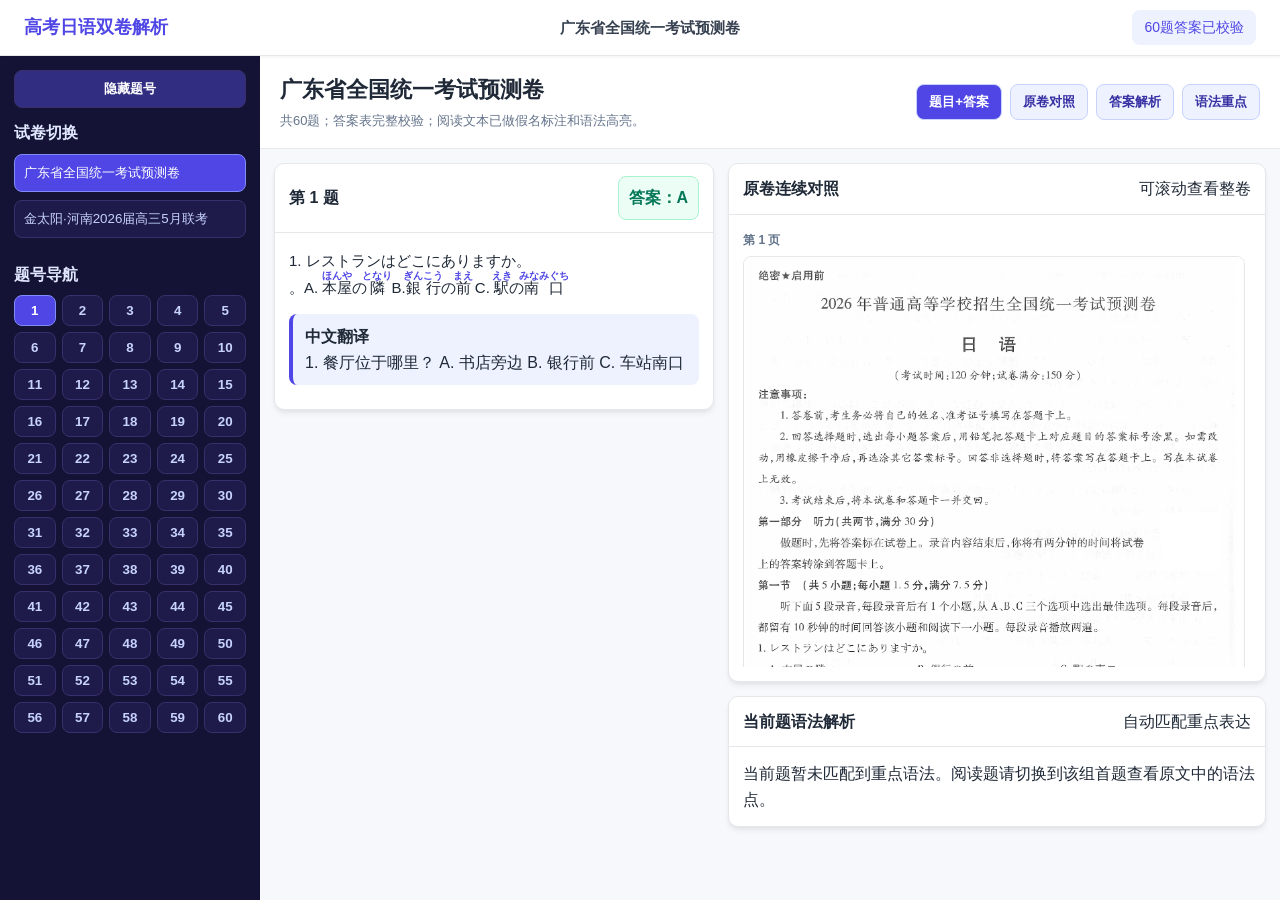
<file: index.html>
<!DOCTYPE html>
<html lang="zh-CN">
<head>
  <meta charset="UTF-8">
  <meta name="viewport" content="width=device-width, initial-scale=1.0">
  <title>日语双卷题目解析</title>
  <link rel="stylesheet" href="web_assets/base-style.css">
  <style>
    body { background:#f6f8fb; color:#1f2937; }
    .navbar { height:56px; }
    .shell { display:grid; grid-template-columns:260px minmax(0,1fr); height:calc(100vh - 56px); overflow:hidden; transition:grid-template-columns .2s ease; }
    .shell.nav-collapsed { grid-template-columns:54px minmax(0,1fr); }
    .side { background:#151335; color:#e0e7ff; padding:14px; overflow:auto; }
    .nav-toggle { width:100%; border:1px solid #37306b; background:#312e81; color:white; border-radius:8px; padding:9px 6px; margin-bottom:12px; cursor:pointer; font-weight:800; }
    .shell.nav-collapsed .side { padding:10px 8px; overflow:hidden; }
    .shell.nav-collapsed .side-content { display:none; }
    .shell.nav-collapsed .nav-toggle { writing-mode:vertical-rl; min-height:92px; padding:8px 4px; }
    .main { overflow:auto; }
    .exam-tab,.qbtn { width:100%; border:1px solid #37306b; background:#1e1b4b; color:#c7d2fe; border-radius:8px; padding:9px; margin-bottom:8px; cursor:pointer; text-align:left; }
    .exam-tab.active,.qbtn.active { background:#4f46e5; color:white; border-color:#818cf8; }
    .qgrid { display:grid; grid-template-columns:repeat(5,1fr); gap:6px; }
    .qbtn { text-align:center; margin:0; padding:7px 0; font-weight:700; }
    .hero { background:white; border-bottom:1px solid #e5e7eb; padding:16px 20px; display:flex; justify-content:space-between; gap:12px; align-items:center; }
    .hero h1 { margin:0; font-size:22px; }
    .tabs { display:flex; gap:8px; flex-wrap:wrap; }
    .tab { border:1px solid #c7d2fe; background:#eef2ff; color:#3730a3; border-radius:8px; padding:8px 12px; font-weight:700; cursor:pointer; }
    .tab.active { background:#4f46e5; color:white; }
    .grid { display:grid; grid-template-columns:minmax(360px,.9fr) minmax(440px,1.1fr); gap:14px; padding:14px; align-items:start; }
    .panel { background:white; border:1px solid #e5e7eb; border-radius:10px; box-shadow:var(--shadow); overflow:hidden; }
    .head { padding:12px 14px; border-bottom:1px solid #e5e7eb; display:flex; justify-content:space-between; gap:10px; align-items:center; }
    .head h2 { margin:0; font-size:16px; }
    .body { padding:14px; }
    .paper { width:100%; border:1px solid #e5e7eb; border-radius:8px; display:block; }
    .paper-scroll { max-height:calc(62vh - 120px); overflow-y:auto; display:grid; gap:12px; padding-right:6px; }
    .paper-page-label { font-size:12px; color:#64748b; font-weight:700; margin:2px 0 -6px; }
    .right-stack { display:grid; gap:14px; }
    .grammar-list { display:grid; gap:10px; }
    .grammar-scroll { max-height:260px; overflow-y:auto; padding-right:6px; }
    .grammar-item { border-left:4px solid #f97316; background:#fff7ed; border-radius:8px; padding:10px 12px; }
    .grammar-item b { color:#9a3412; }
    .jp { white-space:pre-wrap; font-family:var(--font-jp); font-size:15px; line-height:1.85; }
    ruby rt { color:#4f46e5; font-size:.66em; font-weight:700; }
    .grammar { background:#fff7ed; border-bottom:2px solid #fb923c; color:#9a3412; border-radius:4px; padding:0 2px; font-weight:700; }
    .answer { display:inline-flex; align-items:center; gap:8px; background:#ecfdf5; border:1px solid #a7f3d0; color:#047857; padding:8px 10px; border-radius:8px; font-weight:800; }
    .answers { display:grid; grid-template-columns:repeat(auto-fill,minmax(72px,1fr)); gap:8px; }
    .note { border-left:4px solid #4f46e5; background:#eef2ff; padding:10px 12px; border-radius:8px; margin-bottom:10px; }
    .warn { background:#fffbeb; border:1px solid #fde68a; color:#92400e; border-radius:8px; padding:10px 12px; margin-bottom:12px; }
    .hidden { display:none!important; }
    @media (max-width:900px) { .shell,.shell.nav-collapsed{grid-template-columns:1fr;height:auto;overflow:visible} .shell.nav-collapsed .side-content{display:block} .shell.nav-collapsed .nav-toggle{writing-mode:horizontal-tb;min-height:0} .grid{grid-template-columns:1fr} .hero{align-items:flex-start;flex-direction:column} }
  </style>
</head>
<body>
  <nav class="navbar"><div class="nav-brand">高考日语双卷解析</div><div class="nav-center" id="navTitle"></div><div class="nav-links"><span class="nav-link active">60题答案已校验</span></div></nav>
  <div class="shell" id="shell">
    <aside class="side">
      <button class="nav-toggle" id="navToggle" type="button">隐藏题号</button>
      <div class="side-content">
        <div style="font-weight:800;margin:0 0 8px">试卷切换</div>
        <div id="examTabs"></div>
        <div style="font-weight:800;margin:16px 0 8px">题号导航</div>
        <div class="qgrid" id="qnav"></div>
      </div>
    </aside>
    <main class="main">
      <section class="hero">
        <div><h1 id="title"></h1><div id="sub" style="color:#64748b;font-size:13px;margin-top:4px"></div></div>
        <div class="tabs">
          <button class="tab active" data-view="question">题目+答案</button>
          <button class="tab" data-view="paper">原卷对照</button>
          <button class="tab" data-view="answers">答案解析</button>
          <button class="tab" data-view="grammar">语法重点</button>
        </div>
      </section>
      <section class="grid" id="questionView">
        <div class="panel"><div class="head"><h2 id="qTitle"></h2><span class="answer" id="qAnswer"></span></div><div class="body"><div class="jp" id="qBody"></div><div class="note" style="margin-top:12px"><b>中文翻译</b><br><span id="qCn"></span></div></div></div>
        <div class="right-stack">
          <div class="panel"><div class="head"><h2>原卷连续对照</h2><span id="pageLabel">可滚动查看整卷</span></div><div class="body"><div class="paper-scroll" id="paperScroller"></div></div></div>
          <div class="panel"><div class="head"><h2>当前题语法解析</h2><span>自动匹配重点表达</span></div><div class="body grammar-scroll"><div class="grammar-list" id="currentGrammar"></div></div></div>
        </div>
      </section>
      <section class="grid hidden" id="paperView"></section>
      <section class="grid hidden" id="answersView"></section>
      <section class="grid hidden" id="grammarView"></section>
    </main>
  </div>
  <script>
    const DATA = {"exams": [{"id": "guangdong", "title": "广东省全国统一考试预测卷", "pages": [{"page": 1, "text": "绝密★启用前\n2026年普通高等学校招生全国统一考试预测卷 日  语\n(考试时间:120分钟;试卷满分:150分)\n注意事项：\n1. 答卷前，考生务必将自己的姓名、准考证号填写在答题卡上。\n2. 回答选择题时，选出每小题答案后，用铅笔把答题卡上对应题目的答案标号涂黑。如需改 动，用橡皮擦干净后，再选涂其它答案标号。回答非选择题时，将答案写在答题卡上。写在本试卷 上无效。\n3. 考试结束后，将本试卷和答题卡一并交回。\n第一部分  听力(共两节，满分30分)\n做题时，先将答案标在试卷上。录音内容结束后，你将有两分钟的时间将试卷 上的答案转涂到答题卡上。\n第一节  (共5小题;每小题1.5分,满分7.5分)\n听下面5段录音，每段录音后有1个小题，从A、B、C 三个选项中选出最佳选项。每段录音后， 都留有10秒钟的时间回答该小题和阅读下一小题。每段录音播放两遍。\n1. レストランはどこにありますか。\nA. 本屋の隣                 B.銀行の前               C. 駅の南口\n2. 参加者は何人になりそうです。\nA.22 人                    B.24 人                   C. 25 人\n3.        男の人はなぜ早く帰るようにしていますか。\nA.      疲れを取るため           B.       仕事が減ったため       C .試験の勉強をするため\n4.      二人はこれからどうしますか。\nA.       雨がやむまで家で待つ。\nB.       予定どおり映画を見に行く。\nC. 映画をやめて别の日にする。\n5.        正しいのはどれですか。\nA. コートは  来週安くなる可能性がある。\nB.       女の人は今日コートを買うことにした。\nC.       男の人はコートが似合わないと思っている。", "image": "ocr_pages/page-01.png"}, {"page": 2, "text": "日语试题  第1页(共10页)\n\n第二节  (共15小题；每小题1.5分，满分22.5分)\n听下面5段录音,每段录音后有3个小题,从A、B、C 三个选项中选出最佳选项。听每段录音 前，你将有时间阅读各个小题，每小题5秒钟；听完后，每小题给出5秒钟的作答时间。 每段录音 播放两遍。\n听下面的录音，回答第6至8题。\n6.         女の人はなぜ急いですか。\nA .電 車 が 遅れたから         B.       忘れ物に気づいたから    C.        会議が早く始まったから\n7.        女の人が忘れたものは何ですか。\nA. 名刺                      B.     资料                      C. 携 带\n8.        女の人は最終的にどうしますか。\nA.     一度家に戻る。          B. 会議を欠席する。           C.       会議の開始まで待つ。\n听下面的录音，回答第9至11题。\n9.        女の人は何を予約しましたか。\nA. 病 院                      B. 美容室                  C. レス 卜ラン\n10.          女の人はなぜ予約時間を変更しましたか。\nA.店が混んでいたから      B.       体調が悪くなったから    C.        急に用事ができたから\n11.          変更後の予約時間はいつですか。\nA.午前10時              B. 午 後 1 時                C. 午 後 2 時 听下面的录音，回答第12至14题。\n12.          女の人はなぜ図書館で勉強することが多いです;\nA.      家に近くて便利だから\nB.      静かで資料が使えるから\nC. いつも 席が空いているから\n13.          女の人は一回にどのくらい勉強しますか。\nA.1 時間 < らい            B.2 時間くらい            C . 3時間以上\n14.          女の人が集中するためにしていることは何ですか。\nA. 携带を見ないようにする。\nB. 音楽を聞きながら勉強する。\nC. 勉強の後で必ず友達と話す。", "image": "ocr_pages/page-02.png"}, {"page": 3, "text": "日语试题 第2页(共10页)\n\n听下面的录音，回答第15至17题。\n15. ハムスターの現在の様子はどれですか。\nA. すでに  手に慣れていて活発だ。\nB.       昼も夜も活発に動き回っている。\nC. まだ   怖がるが、人の手に乗ることもある。\n16.          女の人が夜にしていることはどれですか。\nA.ハムスターと遊んでいる。\nB.       様子を見るだけにしている。\nC.運動させるようにしている。\n17.          女の人が特に気をつけていることは何ですか。\nA.       毎日同じ時間に触ること\nB.       生活リズムを崩さないこと\nC.運動の時間を長くすること  听下面的录音，回答第18至20题。\n18. この教室はどんな教室ですか。\nA.       子ども向けの科学教室\nB. 図書館の職員を育てる教室\nC. 実験道具の使い方を学ぶ教室\n19.        教室の先生は誰ですか。\nA. 図書館の職員            B. 地域の科学者            C. 小学生の保護者\n20. この教室について正しいのはどれですか。\nA.       教室は平日に行われている。\nB. 空気や水の性質について学んでいる。\nC.       実験の前に、子どもたちが説明をする。\n第二部分  阅读(共20小题；每小题2.5分，满分50分)\n阅读下列短文，从每题所给的A、B、C、D四个选项中选出最佳选项。\n(一)\n人と接するとき、円滑なコミュニケーションを妨げる最大の原因は、意外にも「自分は相手 の話をきちんと聞けている」という錯觉である。多くの人は、うなずいたり簡単な返事をした りすれば、十分に話を理解していると思いがちだ。\nしかし、その態度だけでは、本当に相手の考えや気持ちを理解できているとは限らない。\n\n自分の価値観や経験を無意識に優先してしまうと、相手が伝えたい大切な部分を見落として しまうことも少なくない。さらに、言葉の表面だけを追って聞くと、相手の気持ちや背景を 十分に読み取る余裕がなくなり、意図しないすれ違いが生まれやすくなる。\n( ア ) 、 相手の意図が「まだよくわからない」と感じるとき、人は逆に真剣に耳を傾け、 質問したり確認したりするようになる。理解できない状態は、自然に注意を集中させ、相手 の話をより深く受け止める力を引き出すのだ。\nそのため、話を一度聞いて「わかった」と思い込むことほど危険なことはない。実際には理 解が浅く、相手の本当の気持ちや意図を十分に汲み取れていない場合が多いのである。した がって、私たちは一つひとつの言葉を丁寧に受け止め、相手の考えや気持ちを正しく理解す るよう努めなければならない。\n自分の中にある「聞けているつもり」という状態を見直すことこそ、相手との本当的理解に 近づく大切な一歩である。\n21.         文中の「その態度」とはどんな態度か。\nA.       相手の話を深く理解しようとする態度\nB. 相手に質問したり確認したりする態度\nC.        相手の話を聞いたつもりになってしまう態度\nD. 相手の表情だけを見て判断しようとする態度\n22.    文中の(ア)に入れるのに最も適当なものはどれか。\nA.一方          B. または             C. つまり              D. たとえば\n23. 文中の「理解できない状態」は人にどんな影響があるか。\nA.       自分の考えに固執し、相手の意図を無視してしまう。\nB.       真剣に耳を傾け、質問や確認をする行動を引き出す。\nC.       会話の途中で興味を失い、話を早く終わらせたくなる。\nD.       表面的な反応だけで満足し、深く理解することができない。\n24.         文中の「危険なこと」 とは何のことか。\nA.       浅い理解なのに理解できたと考えること\nB.        会話の途中で相手の話を遮ってしまうこと\nC.       相手の話を聞かずに結論だけ急いで出すこと\nD.       自分の経験だけで相手を理解しようとすること\n25. この文章で筆者が最も言いたいことはどれか。\nA. 理解できない話は無理に聞き続ける必要はない。", "image": "ocr_pages/page-03.png"}, {"page": 4, "text": "日语试题 第4页(共10页)\n\nB.       会話では自分の価値観を積極的に主張すべきである。\nC.       相手より先に自分の意見を述べて会話を進めるべきである。\nD.       相手の言葉を丁寧に受け止めて理解することが大切である。\n(二)\n冬になると、高校の教室では「パチッ」 という小さな音があちこちで聞こえる。ドアノブ(门 把手)に触れただけで指が痛くなったり、友だちの肩に手を置くと火花が出たりする。寒さよ りも前に、静電気で目が覚める朝もある。高校生には少し困るが、思わず笑ってしまう季節 の出来事である。\nわがクラスには、特に静電気が起きやすい生徒がいる。上着を脱ぐたびに「パチッ」と音が して、近くの人が驚 く。黒板を消すときでさえ、チョークの粉が軽く跳ねて、周りの生徒が 笑う。本人は真面目な顔で「またか......」と言うが、その様子がかえってみんなを笑わせる。\nある休み時間、その生徒はぼそっと(小声地)「なんで僕だけ毎日こんなにパチパチするんだ ろう」と呟いた。すると、友だちが「冬は空気が乾燥しているからだよ。心まで乾かさないよ うに気をつけろ」 と軽く冗談を言った。教室の空気がぱっと明るくなり、みんなが笑った。\n静電気は空気が乾燥すると起きやすい。しかし、人間関係は少し違う。心が乾いてしまう と、人と衝突することが増える。(ア)、毎日の小さな会話や、くだらない冗談が教室の 雰囲気を柔らかくしてくれるのだと思う。\n痛い静電気の一瞬も、笑いに変えられれば、人との距離は缩まる。もし今日、静電気で痛 い思いをした高校生がいたら、その瞬間だけでも、近くにいる友だちの顔を思い出してみよ う。小さな火花が、むしろ心を温めてくれるかもしれない。\n26.          文中の「パチッ」という音は何の音を指すか。\nA.静電気が発生する音                    B. 友だちが手を叩いた音\nC. チョークの  粉が跳ねる音                  D. ドアノブに  触れたときの音\n27.         文中に「驚く」とあるが、なぜ驚くか。\nA.       触れた瞬間に火花が見えるから          B. 上着を脱ぐたびに音が鳴るから\nC.       黒板を消すたびに粉が跳ねるから         D. 教室の中で音が続けて起きるから\n28.         文中に「心まで乾かさないように気をつけろ」 とあるが、なぜそう言ったか。\nA. 冬は寒さで体調を崩しやすいから        B.       冬の勉強は集中力が続かないから\nC. 教室の空気を加湿する必要があるから    D.       心が乾くと人と衝突しやすくなるか\n29.     文中の (ア)  に入れるのに最も適当なものはどれか。\nA. それでも        B. それでは           C. ところで           D. だからこそ\n\n30.          文中に「小さな火花が、むしろ心を温めてくれる」 とあるが、なぜそう言うか。\nA.      冬の寒さを忘れられるから                B.        教室全体が明るくなるから\nC.      痛い瞬間が笑いに変わるから              D.       何気ない会話が続いていくから (三)\n先日、駅の階段を上っていると、手すり(扶手)のところに一枚の小さなメモが貼られてい た。「落とし物です。心当たりの方は駅員さんへ」と丁寧に書かれ、横には拾った人のイニシャ ル(姓名首字母缩写)もあった。私は思わ ずその紙に見入った。\n日本では、落とし物を見つけたら届けることが一般的だ。しかし、必ず持ち主が見つかる わけではないのに、多くの人が当たり前のように届けている。その習慣の背景には、どんな 理由があるのだろうか。\nちょうどそのとき、近くで女子高生がイヤホンを拾った。しばらく迷っていたが、最後には 駅員室の方へ歩き出した。きっと「誰かが困っているかもしれない」という想像が彼女を動か したのだろう。このような「見えない他人」を思いやる想像力こそ、日本の公共空間を支えて きた大切な要素なのかもしれない。信号を守ることも、列に並ぶことも、落とし物を届ける ことも、その多くは誰かのための行動である。\n一方で、最近は「自分さえ良ければいい」という態度も目立ち始めている。SNSでは、電車 内でのマナ一違反を撮影して晒し、炎上につながることもある。人を批判する前に、自分の 行動を見つめ直す余裕はどれほどあるのだろうか。\n階段を上り切るこころ、私はもう一度メモを振り返った。拾った人は、ただ失くし物をした誰 かのことを想像しただけだろう。しかし、その小さな想像力と勇気が、誰かの心を温め、社 会を静かに支えている。「当たり前」の裏には、いつも名もなき善意があるのだ。\n31.          文中に「その紙に見入った」とあるが、なぜそうしたか。\nA. メモの  文字がとても珍しかったから\nB. メモの   内容が丁寧で心に残ったから\nC.        手すりのところに人が集まっていたから\nD.       女子高生がイヤホンを拾うのを見たから\n32.         文中の「見えない他人」とは誰のことか。\nA.       駅の周りにいた観光客の人               B .階段を上っていたす  ての人\nC.        落とし物をしたかもしれない人            D.       公共空間で他人に迷惑をかけない人", "image": "ocr_pages/page-04.png"}, {"page": 5, "text": "日语试题 第6页(共10页)\n\n33.         文中の「炎上につながることもある」 は、どういう意味か。\nA. ほめる  声が増えて広がること            B.       情報が削除されて消えること\nC.       批判が集中して問題化すること            D. マナ   一違反がすぐ解決すること\n34.         文中に「もう一度メモを振り返った」とあるが、なぜそうしたか。\nA. メモの   内容が疑わしく思えたから\nB. メモの   落とし主を確認したかったから\nC . メモを書いた人を直接探したかったから\nD. メモに   迟められた思いやりに気づいたから\n35.        文章の内容に合っているのはどれか。\nA.       女子高生は落とし物を駅員に届けることにした。\nB.       信号を守る行動は自分の利益だけを考えている。\nC.       落とし物を届けるのは法律で義務付けられている。\nD.       日本では落とし物を見つけても持ち帰る人が多い。\n(四)\n街角を歩いていて、パンの焼ける香りがあっと漂ってくると、なぜか心が(ア)なること がある。また、季節の花の匂いを感じただけで、昔の出来事がよみがえることもある。人は なぜ、これほど「香り」に強く反応するのだろうか。嗅觉生理学を専門とするKさんに話を聞 いた。\n「嗅觉は五感の中で最も感情と結びつきやすい感觉です。香りの情報は大脳辺緣系に直接届 き、意識より先に心が反応します」とKさんは説明する。幼い頃の家の匂いを、大人になって 同じ香りで突然思い出すのは、この「直通ルート」 のためだという。\nさらに、好きな香りを嗅ぐと、人の体内ではリラックス作用のある物質が分泌される。「ア ロマテラピー(芳香疗法)が広く受け入れられたのは、科学的根拠があったからです。香りは自 律神経にも影響し、集中力や睡眠の質を高めることができます。\n一方、文化によって「良い香り」の基準は大きく異なる。Kさんによれば、同じ香りでも国に よって評価が分かれるのは珍しくない。日本では落ち着きを与える檜の香りが、海外では単 なる「木の匂い」と感じられ、落ち着かない人もいるという。香りの好みは遺伝より経験に左 右される部分が大きい。\nまた、香りは生活の質にも関わる。人は無意識に匂いで環境の安全性を判断するため、悪 臭が続く場所ではストレスが増える。「香りは目に見えませんが、心理状態を大きく左右しま す。良い香りを選ぶことは、自分の毎日を整える方法の一つなんです」。\n\n最後にKさんは、「香りは記憶を開く小さな鍵です」 と語った。気づかない匂いの中にこそ、 人の感情を動かす力が隠されているのかもしれない。\n36.    文中の(ア)に入れるのに最も適当なものはどれか。\nA.    寂しく            B.     温かく              C. 苦し<                D.     冷たく\n37.         文中の「直通ルート」は何を指すか。\nA.香りの情報が鼻から外に逃げる通路\nB.       香りと味覚が同時に脳に伝わる仕組み\nC.       香りの情報が大脳辺緣系に直接届く経路\nD.       香りと記憶が意識下で整理される仕組み\n38.        文中 に「同じ香り .....珍しくない」とあるが、それはなぜか。\nA.香りの分子構造が国ごとに異なるから\nB.       香りは遺伝で決まる部分が大きいから\nC. 香りは全ての文化で同じ意味を持つ ら\nD.       香りの好みは経験に左右されやすいから\n39.          文中の「香りは記憶を開く小さな鍵です」 とはどういう意味か。\nA.       香りは文化によって無意味になること\nB. 香りが直接物理的に記憶を保存すること\nC.       香りが人の感情や行動に影響を与えること\nD.       香りは心理状態に全く影響を与えないこと\n40.         文章の内容に合っているものはどれか。\nA.       悪臭のある環境ではストレスが増える。\nB.       香りは人の記憶を思い出させる力がない。\nC.       嗅觉は五感の中で最も記憶とは関係がない。\nD.       好きな香りを嗅いでも体内の変化は起こらない。\n第三部分 语言运用(共两节，满分30分)\n第一节  (共10小题;每小题1.5分,满分15分)\n阅读下面短文，从每题所给的A、B、C、D四个选项中选出最佳选项。\n僕は、朝、必ずコーヒーを淹れる。忙しい日々の中で、この時間だけは自分と   41     瞬間 だ。豆を挽き、湯を注ぎ、香りを嗅ぐ。その香りはまだ眠っている頭を    42    覚醒させ、今 日一日の流れを心の中で整理できる。たった数分の行為だが、心が落ち着き、身体も少しず つ目覚めていくのを感じられる。", "image": "ocr_pages/page-05.png"}, {"page": 6, "text": "日语试题 第8页(共10页)\n\nコーヒーを淹れる 43       によって、自然に僕の心が落ち着く。窓の外に差し込む朝の光 や、遠くで聞こえる鳥のさえずりさえも、普段44      豊かに感じられる。コーヒーの温かさ は、忙しさの隙間に訪れる静寂そのもので、この小さな時間を持つだけで、日常の慌ただし さに追われても、自分を見失わずに済む45      o\n時には、本を開いたり、今日やることを手帳に書き出したりすることもある。その瞬間 は、外界の喧騒から切り離され、自分だけの世界にいる 46       。コーヒーの一口一口が、心 に落ち着きをもたらし、体だけでなく頭   47    整理される。\n忙しい日々の中で、こうした小さな儀式は、僕    48    欠かせないものになった。 日常の中 のほんの些細な瞬間が、人生を豊かにし、心の余裕を与え       49。 こうして静かな朝を\n50    たびに、僕は自分の生活を大切にすることの意味を改めて感じるだ。\n41.A.支え合う        B. 助け合う           C. 向き合う           D.信じ合う\n42.A. たっぷり        B. あっさり           C. さっぱり           D.    ゆっくり\n43.A. リズム            B. コスト               C.サービス            D. チャンス\n44.A   . ほど             B. から                C. しか                   D. より\n45.A.気にいる        B. 気になる           C. 気がする           D.気をつける\n46.A. そうだ          B. ようだ            C. らしいだ           D. つもりだ\n47.A   . 二之             B. まで                  C.ばかり              D. ぐらい\n48.A. にとって        B. にかけて            C.  にっいて           D. にわたって\n49.A. てくれる        B. てもらう           C. てあげる           D. てしまう\n50.    A. えらぶ          B. さそう             C. むかえる           D. ならべる\n第二节  (共10小题;每小题1.5分,满分15分)\n阅读下面短文，在空白处填入适当的助词或括号内单词的正确形式，括号内单词有双下划线 时，写出该单词的汉字或假名。\n言葉は、人と人との距離  51       縮める大切な存在である。私たちは日常生活の中で、会話 や文章を通して考えや気持ちを伝え、相手を52         (理解する)ようとしている。同じ内容 であっても、使う言葉や言い方が53        (違う)ば、相手の受け取り方は大きく変わってしま う。\nとりわけ、感謝や励ましの言葉54      は、人の心を温かくする力がある。「ありがとう」や 「頑張って」という一言が、相手に安心感や勇気を与えることも  55     (少ない)ない。ま た、その言葉を発した自分自身も前向きな気持ちになれる点は興味深い。\n一方で、言葉は他者だけでなく、自分自身に    56    (向ける)て使うこともできる。迷い\n\nや不安を感じたとき、思いを言葉にすることで感情が整理され、冷静に物事を考え直せるよ うになる。言葉は、心を 57  (ささ)える静かな力とも言える。\nさらに、言葉は時を超えて、人の心に  58  (残る)続ける。書き記された文章や言葉 は、未来の誰   59  考え方を変えることもある。だからこそ、言葉を 60   (選)ぶこと には責任が伴い、その姿勢が自分自身と社会の両方を豊かにすると言えるだろう。\n第四部分 写作(共两节，满分40分)\n第一节 (满分10 分)\n假定你是李明，你的日本朋友山田即将结束在中国的留学生活回国。分别前，你们约定将来\n再见。请你给山田写一张祝福卡片，回顾相处的时光，并表达对再次见面的期待。\n注意：\n(1)字数80~120字;\n(2)格式正确，书写清楚；\n(3)使用「です · ます」体。\n第二节  (满分30分)\n生活中，一些看似微不足道的习惯，如每天背几个单词、出门前简单规划一天的安排或饭后散 步几分钟,长期坚持下来却能积蓄巨大的能量,悄然改变我们的生活。请以「小さな習慣の大きな 力」为题，用日语写一篇短文。内容包括：\n(1)介绍你正在坚持的一个小习惯；\n(2)结合具体经历说明这个习惯给你带来的积极影响；\n(3)谈谈你从中得到的感悟。\n注意：\n(1)字数280~320字;\n(2)格式正确，书写清楚；\n(3)使用「です · ます」体。", "image": "ocr_pages/page-06.png"}], "paperPages": [{"page": 1, "text": "绝密文启用前\n2026 年普通高等学校招生全国统一考试预测卷\nA iF\n(考试时间:120 分钟;试卷满分:150 分)\n1. 答卷前,考生务必将自己的姓名、准考证号填写在答题卡上。\n2. 回答选择题时,选出每小题答案后,用铅笔把答题卡上对应题目的答案标号涂黑。如需改\n动 ,用橡皮擦干净后,再选涂其它答案标号。回答非选择题时,将答案写在答题卡上。写在本试卷\n上无效。\n3. 考试结束后 ,将本试卷和答题卡一并交回。\n第一部分“听力(共两节,满分30 分)\n做题时 ,先将答案标在试卷上。录音内容结束后,你将有两分钟的时间将试卷\n上的答案转涂到答题卡上。\n第一节 (共5 小题;每小题 1. 分,满分7.5 分)\n听下面5 段录音,每段录音后有 1 个小题,从 A\\B、C 三个选项中选出最佳选项。每段录音后，\n都留有 10 秒钟的时间回答该小题和阅读下一小题。每段录音播放两遍。\n1.レストランはどこにありますか。\nA.本屋の隣                 B. 銀行の前                C.駅の南口\n2. 参加者は何人になりそうですか。\nA.22 人               B.24 人              C.25 人\n3.男の人はなぜ早く帰るようにしていますか。\nA. 疲れを取るため           B. 仕事が減ったため        C. 試験の勉強をするため\n4.二人人はこれからどうしますか。\nA.雨がやむまで家で待つ。\nB.予定どおり映画を見に行く。\nC. 映画をやめて別の日にする。\n$.正しいのはどれですか。\nA. コートは来週安くなる可能性がある。\nB. 女の人は今日コートを買うことにした。\nC. 男の人はコートが似合わないと思っている。\n日语试题 第1页(共10页)\n", "image": "ocr_pages/page-01.png"}, {"page": 2, "text": "第二节 (FES 小题;每小题 1.5 分,满分 22.5 分)\n听下面 5 段录音,每段录音后有 3 个小题,从 A、B、C 三个选项中选出最佳选项。听每段录音\n前,你将有时间阅读各个小题 ,每小题 5 秒钟;听完后 ,每小题给出 5 秒钟的作答时间。每段录音\n播放两遍。\n听下面的录音,回答第6至8题。\n6.女の人はなぜ急いでいますか。\nA. 電車が遅れたから         B. 忘れ物に気づいたから    C. 会議が早く始まったから\n7.女の人が忘れたものは何ですか。\nA. 名刺                            B. 資料                           C. 携带\n8.女の人は最終的にどうしますか。\nA. 一度家に戻る。                B. 会議を欠席する。            C. 会議の開始まで待つ。\n听下面的录音,回答第9至11 题。\n9.女の人は何を予約 しましたか。\nA. 病院                        B. 美容室                     C. レストラン\n10.女の人はなせぜ予約時間を変更しましたか。\nA. 店が混んでいたから      B. 体調が悪くなったから    C.急に用事ができたから\n11. 変更後の予約時間はいつですか。\nA. 午前 10 時               B. 午後1時                C. 午後2時\n听下面的录音,回答第 12 至 14 题。\n12. 女の人はなぜ図書館で勉強することが多いですか。\nA.家に近くて便利だから\nB. 静かで資料が使えるから\nC.いつも席が空いているから\n13.女の人は一回にどのくらい勉強しますか。\nA.1 時間くらい            B. 2 時間くらい            C.3 時間以上\n14.女の人が集中するためにしていることは何ですか。\nA. 携帯を見ないようにする。\nB. 音楽を聞きながら葛強する。\nC. 勉強の後で必ず友達と話す。\n日语试题 第2页(共10页)\n", "image": "ocr_pages/page-02.png"}, {"page": 3, "text": "听下面的录音,回答第 15 至17题。\n15.ハムスターの現在の様子はどれですか。\nA. すでに手に慣れていて活発だ。\nB.昼も夜も活発に動き回っている。\nC.まだ怖がるが、人の手に乗ることもある。\n16. 女の人が夜にしていることはどれですか。\nA. ハムスターと遊んでいる。\nB. 様子を見るだけにしている。\nC. 運動さきせるようにしている。\n17.女の人が特に気をつけていることは何ですか。\nA.毎日同じ時間に触ること\nB. 生活リズムを崩さないこと\nC. 運動の時間を長くすること\n听下面的录音,回答第 18 至 20 题。\n18.この教室はどんな教室ですか。\nA.子ども向けの科学教室\nB.図書館の職員を育てる教室\nC. 実験道具の使い方を学ぶ教室\n19. 教室の先生は誰ですか。\nA. 図書館の職員               B. 地域の科学者               C. 小学生の保護者\n20.この教室について正しいのはどれですか。\nA. 教室は平日に行われている。\nB. 空気や水の性質について学んでいる。\nC. 実験の前に、子どもたちが読明をする。\n第二部分“阅读(共 20 小题;每小题 2.5 分,满分50 分)\n阅读下列短文,从每题所给的A.B、C、D 四个选项中选出最佳选项。\n(一)\n\n人と接するとき、円滑なコミュニケーションを妨げる最大の原因は、意外にも「自分は相手\nの話をきちんと聞けている」という錯覚である。多くの人は、うなずいたり筒単な返事をした\nりすれば、十分に話を理解していると思いがちだ。\n\nしかし、その態度だけでは、本当に相手の考えや気持ちを理解できているとは限らない。\n\n日语试题 第3页(共10页)\n", "image": "ocr_pages/page-03.png"}, {"page": 4, "text": "自分の価値観や経験を無意識に優先してしまうと、相手が伝えたい大切な部分を見落として\nしまうことも少なくない。 さらに、言葉の表面だけを追って聞くと、相手の気持ちや背景を\n十分に読み取る余裕がなくなり、意図しないすれ違いが生まれやすくなる。\n\n( ア )、相手の意図が「まだよくわからない」と感じるとき、人は逆に真剣に耳を傾け、\n質問したり確認したりするようになる。 理解できない状態は、自然に注意を集中させ、相手\nの話をより深く受け止める力を引き出すのだ。\n\nそのため、話を一度聞いて「わかった」と思い込むことほど危険なことはない。実際には理\n解が浅く、相手の本当の気持ちや意図を十分に波み取れていない場合が多いのである。 した\nがって、私たちらは一つひとつの言葉を丁寧に受け止め、相手の考えや気持ちを正しく理解す\nるよう努めなければならない。\n\n自分の中にある「聞けているつもり」という状態を見直すことこそ、相手との本当の理解に\n近づく大切な一歩である。\n\n21. 文中の「その態度」とはどんな態度か。\n\nA. 相手の話を深く理解しようとする態度\n\nB. 相手に質問したり確認したりする態度\n\nC. 相手の話を聞いたつもりになってしまう態度\n\nD. 相手の表情だけを見て判断しようとする態度\n22. 文中の ( アア ) に入れるのに最も適当なものはどれか。\n\nA.一方           B.または            C.つまり            D.たとえば\n23. 文中の「理解できない状態」は人にどんな影響があるか。\n\nA. 自分の考えに固執し、相手の意図を無視してしまう。\n\nB. 真剣に耳を傾け、質問や確認をする行動を引き出す。\n\nC. 会話の途中で興味を失い、話を早く終わらせたくなる。\n\nD. 表面的な反応だけで満足 し、深く理解することができない。\n\n24. 文中の 「危険なこと」とは何のことか。\n\nA. 浅い理解なのに理解できたと考えること\n\nB. 会話の途中で相手の話を遮ってしまうこと\n\nC. 相手の話を聞かずに結論だけ急いで出すこと\n\nD. 自分の経験だけで相手を理解しようとすること\n25.この文章で筆者が最も言いたいことはどれか。\n\nA. 理解できない話は無理に聞き続ける必要はない。\n\n日语试题 第4页(共10页)\n", "image": "ocr_pages/page-04.png"}, {"page": 5, "text": "B. 会話では自分の価値観を積極的に主張すべきである。\n\nC. 相手より先に自分の意見をダ述べて会話を進めるべきである。\n\nD. 相手の言葉を丁寧に受け止めて理解することが大切である。\n\n(二)\n\n冬になると、高校の教室では「パチッ」という小さな音があちこちで聞こえる。 ドアノブ(」]\n把手) に触れただけで指が痛くなったり、友だちの肩に手を置くと火花が出たりする。 寒さよ\nりも前に、静電気で目が覚める朝もある。高校生には少し困るが、思わず笑ってしまう季節\nの出来事である。\n\nわがクラスには、特に静電気が起きやすい生徒がいる。上着を脱ぐたびに「パチッ」と音が\nして、近くの人が驚く。黒板を消すときでさえ、チョークの粉が軽く跳ねて、周りの生徒が\n笑う。本人は真面目な顔で「またか.…」と言うが、その様子がかえってみんなを笑わせる。\n\nある休み時間、その生徒はぼそっと(小声地)「なんで僕だけ毎日こんなにパチパチするんだ\nろう」と咳いた。すると、友だちが 「冬は空気が著燥しているからだよ。心まで乾かさないよ\nうに気をつけろ」と軽く冗談を言った。 教室の空気がぴっと明るくなり、みんなが笑った。\n\n静電気は空気が乾燥すると起きやすい。 しかし、人間関係は少し違う。心が乾いてしまう\nと、人と衝突することが増える。 ( ア )、毎日の小さな会話や、くだらない冗談が教室の\n究囲気を柔らかくしてくれるのだと思う。\n\n痛い静電気の一明も、笑いに変えられれば、人との距離は縮まる。 もし今日、静電気で痛\nい思いをした高校生がいたら、その瞬間だけでも、近くにいる友だちの顔を思い出してみよ\nう。小さな火花が、むしろ心を温めてくれるかもしれない。\n\n26. 文中の「パチッ」という音は何の音を指すか。\n\nA. 静電気が発生する音                  B.友だちが手を叩いた音\n\nC.チョークの粉が跳ねる音             D. ドアノブに触れたときの音\n27.文中に「驚く」とあるが、なぜ和驚くか。\n\nA. 触れた瞬間に火花が見えるから               B. 上着を脱ぐたびに音が鳴るから\n\nC. 黒板を消すたびに粉が跳ねるから      D. 教室の中で音が続けて起きるから\n28. 文中に「心まで電かさないように気をつけろ」とあるが、なぜそう言ったか。\n\nA.冬は寒さで体調を月 しやすいから      B.冬の勉強は集中が続かないから\n\nC. 教室の空気を加湿する必要があるから     D. 心が乾くと人と衝突しやすくなるかと\n29. 文中の ( F ) に入れるのに最も適当なものはどれか。\n\nA. それでも        B. それでは          C.ところで          D.だからこそ\n\n日语试题 第5页(共10页)\n", "image": "ocr_pages/page-05.png"}, {"page": 6, "text": "30. 文中に「小さな火花が、むしろ心を温めてくれる」とあるが、なぜそう言うか。\n\nA.冬の寒さを忘れられるから             B. 教室全体が明るくなるから\n\nC. 痛い瞬間が笑いに変わるから         D. 何気ない会話が続いていくから\n\n(三)\n\n先日、駅の階段を上っていると、手すり(挟手)のところに一枚の小さなメモが貼られてい\nた。「沙とし物です。心当たりの方は駅員さんへ」と丁祝に書かれ、横には拾った人のイニシャ\nJe 姓名首字母徐写)もあった。 私は思わずその紙に見入った。\n\n日本では、落とし物を見つけたら届けることが一般的だ。しかし、必ず持ち主が見つかる\nわけではないのに、多くの人が当たり前のように届けている。その習慣の背明には、どんな\n理由があるのだろうか。\n\nちょうどそのとき、近くで女子高生がイヤホンを拾った。しばらく迷っていたが、最後には\n駅員室の方へ歩き出した。きっと「誰かが困っているかもしれない」という想像が彼女を動か\nしたのだろう。このような「見えない他人」を思いやる想像力こそ、日本の公共空間を支えて\nきた大切な要素なのかも しれない。 信号を守ることも、列に並ぶことも、落とし物を届ける\nことも、その多くは誰かのための行動である。\n\n一方で、最近は「自分さえ良ければいい」という態度も目立ち始めている。SNSでは、電車\n内でのマナー違反を撮影して晒し、炎上につながることもある。 人を批判する前に、自分の\n行動を見つめ直す余裕はどれほどあるのだろうか。\n\n階段を上り切るころ、私はも う一度メモを振り返った。拾った人は、ただ失くし物をした誰\nかのことを想像しただけだろう。 しかし、その小さな想像力と勇気が、誰かの心を温め、社\n会を静かに支えている。「当たり前」の裏には、いつも名もなき善意があるのだ。\n\n31.文中に「その紙に見入った」とあるが、なぜそうしたか。\n\nA. メモの文字がとても珍しかったから\n\nB. メモの内容が丁寧で心に残ったから\n\nC.手すりのところに人が集まっていたから\n\nD. 女子高生がイヤホンを拾うのを見たから\n32. 文中の「見えない他人」とは誰のことか。\n\nA. 駅の周りにいた観光客の人            B. 階段を上っていたすべての人\n\nC.落とし物をしたかも しれない人            D. 公共空間で他人に迷惑をかけない人\n\n日语试题 第6页(共10页)\n", "image": "ocr_pages/page-06.png"}, {"page": 7, "text": "33. 文中の「炎上につながることもある」は、どういう意味か。\n\nA. ほめる声が増えて広がること      B. 情報が削除されて消えること\n\nC. 批判が集中して問題化すること              D. マナー佑反がすぐ解決すること\n34. 文中に「もう一度メモを振り返った」とあるが、なぜそうしたか。\n\nA.メモの内容が疑わしく思えたから\n\nB.メモの落とし主を確認したかったから\n\nC.メモを書いた人を直接探したかったから\n\nD.メモに込められた思いやりに気づいたから\n35. 文章の内容に合っているのはどれか。\n\nA. 女子高生は落とし物を駅員に届けることにした。\n\nB. 信号を守る行動は自分の利益だけを考えている。\n\nC.落とし物を届けるのは法律で義務付けられている。\n\nD. 日本では落とし物を見つけても持ち帰る人が多い。\n\n(四)\n\n街角を歩いていて、パンの焼ける香りがふっと漂ってくると、なぜか心が( ア ) なること\nがある。また、季節の花の匂いを感じただけで、昔の出来事がよみがえることもある。 人は\nなぜ、これほど「符り」に強く反応するのだろうか。喫覚生理学を専門とするKさんに話を聞\nいた。\n\n「嘆覚は五感の中で最も感情と結びつきやすい感覚です。香りの情報は大脳辺縁系に直接届\nき、意識より先に心が反応します」とKさんは説明する。幼い頃の家の匂いを、大人になって\n同じ香りで突然思い出すのは、この「直通ルート」のためだという。\n\nさらに、好きな香りを喚ぐと、人の体内ではリラックス作用のある物質が分泌るされる。「ア\nロマテラピー(芳香法)が広く受け入れられたのは、科学的根拠があったからです。 香りは自\n律神経にも影響し、集中力や睡眠の質を高めることができます」。\n\n一方、文化によって「良い香り」の基準は大きく異なる。Kさんによれば、同じ香りでも国に\nよって評価が分かれるのは珍しくない。 日本では落ち着きを与える檜の符りが、海外では単\nなる「木の匂い」と感じられ、落ち着かない人もいるという。 香りの好みは遺伝より経験に左\n右される部分が大きい。\n\nまた、香りは生活の質にも関わる。 人は無意識に匂いで環境の安全性を判断するため、悪\n臭が続く場所ではストレスが増える。「香りは目に見えませんが、心理状態を大きく左右しま\nす。 良い香りを選ぶことは、自分の毎日を整える方法の一つなんです」。\n\n日语试题 第7页(共10页)\n", "image": "ocr_pages/page-07.png"}, {"page": 8, "text": "最後にKさんは、「香りは記憶を開く小さな鍵です」と語った。気づかない匂いの中にこそ、\n人の感情を動かすカが隠されているのかもしれない。\n\n36. 文中の( ア ) に入れるのに最も適当なものはどれか。\n\nA. 寂しく       B.温かく         C.苦しく         D. 冷たく\n37. 文中の「直通ルート」は何を指すか。\n\nA.香りの情報が鼻から外に逃げる通路\n\nB.香りと味覚が同時に脳に伝わる仕組み\n\nC.香りの情報が大脳辺縁系に直接届く経路\n\nD. 香りと記憶が意識下で整理される仕組み\n38.文中に「同じ香り.…………珍しくない」とあるが、それはなぜか。\n\nA. 香りの分子構造が国ごとに異なるから\n\nB.香りは遺伝で決まる部分が大きいから\n\nC.香りは全ての文化で同じ意味を持つから\n\nD.香りの好みは経験に左右されやすいから\n39. 文中の「香りは記憶を開く小さな鍵です」とはどういう意味か。\n\nA.香りは文化によって無意味になること\n\nB.香りが直接物理的に記憶を保存すること\n\nC.香りが人の成情やや行動に影響を与えること\n\nD. 香りは心理状態に全く影響を与えないこと\n40. 文章の内容に合っているものはどれか。\n\nA. 悪臭のある環境ではストレスが増える。\n\nB.符りは人の記憶を思い出させる力がない。\n\nC.喚覚は五感の中で最も記憶とは関係がない。\n\nD. 好きな香りを喫いでも体内の変化は起こらない。\n\n第三部分“语言运用(共两节,满分30 分)\n第一节 (共 10 小题;每小题 1.5 分,满分 15 分)\n阅读下面短文,从每题所给的 A、B、C、D 四个选项中选出最佳选项。\n\n僕は、朝、必ずコーヒーを液れる。忙しい日々の中で、この時間だけは自分と _41 瞬間\nだ。豆を挽き、湯を注ぎ、香りを順ぐ。その香りはまだ眠っている頭を_42 覚醒させ、今\n日一日の流れを心の中で整理できる。たった数分の行為だが、心が落ち着き、身体も少しず\nつ目覚めていくのを感じられる。\n\n口语试题 第8页(共10页)\n", "image": "ocr_pages/page-08.png"}, {"page": 9, "text": "コーヒーを液れる B によって、自然に僕の心が落ち着く。窓の外に差し込む朝の光\nや、遠くで聞こえる鳥のさえずりさえも、普段 44 豊かに感じられる。 コーヒーの温かさ\nは、忙しさの隙間に訪れる静寂そのもので、この小さな時間を持つだけで、日常の慌ただし\nさに追われても、自分を見失わずに済む_45 。\n\n時には、本を開いたり、今日やることを手帳に書き出したりすることもある。その瞬間\nは、外界の喧騒から切り離され、自分だけの世界にいる_46 。コーヒーのーーローロロが、心\nに落ち着きをもたらし、体だけでなく頭 47 整理される。\n\n忙しい日々の中で、こうした小さな儀式は、僕 48 欠かせないものになった。 日常の中\nのほんの基細な瞬間が、人生を豊かにし、心の余裕を与え 49 。こうして静かな朝を\n_ 50 たびに、僕は自分の生活を大切にすることの意味を改めて感じるのだ。\n\n41.A. 支え合う      B. 助け合う       C.向き合う       D.信じ合う\n42.A.たっぷり       B. あっさり         C.さっぱり         D.ゆっくり\n43.A.リズム        B.コスト          C.サービス         D.チャンス\n44.A. ほど          B. から            C. しか            D.より\n45.A.気にいる     B. 気になる       C. 気がする       D.気をつける\n46.A.そうだ        B.ようだ          C.らしいだ         D.つもりだ\n47.A.こそ          B.まで            C.ばかり           D.ぐらい\n48.A.にとって          B. にかけて             C.について             D. にわたって\n49.A.てくれる     B.てもらう       C.てあげる       D.てしまう\n50.A.えらぶ        B.さそう           C.むかえる         D. ならべる\n第二节 (共 10 小题;每小题 1.5 分,满分 15 分)\n\n阅读下面短文,在空白处填人适当的助词或括号内单词的正确形式,括号内单词有双下划线\n时,写出该单词的汉字或假名。\n\n言葉は、人と人との距離 51 縮める大切な存在である。私たちは日常生活の中で、会話\nや文章を通して考えや気持ちを伝え、相手を_52 (理解する ) ようとしている。 同じ内容\nであっても、使2言葉や言い方が53 (違う) ば、相手の受け取り方は大きく変わってしま\nDo\n\nとりわけ、感謝や励ましの言葉 54 は、人の心を温かくするカカがある。「ありがとう」や\n「頑張って」という一言が、相手に安心感や勇気を与えることも_ 355 (少ない ) ない。ま\nた、その言葉を発した自分自身も前向きな気持ちになれる点は興味深い。\n\n一方で、言葉は他者だけでなく、自分自身に 56 (向ける ) て使うこともできる。迷い\n\n日语试题 第9页(共10页)\n", "image": "ocr_pages/page-09.png"}, {"page": 10, "text": "や不安を感じたとき、思いを言葉にすることで感情が整理され、冷静に物事を考え直せるよ\nうになる。 言葉は、心を_57 (SES) える静かな力とも言える。\nさらに、言葉は時を超えて、人の心に_58 (RS) 続ける。 書き記された文章や言葉\n\nは、未来の誰か_59 考え方を変え0ることもある。 だからこそ、言葉を_60 (OB) Sok\nには責任が伴い、その姿勢が自分自身と社会の両方を豊かにすると言えるだろう。\n第四部分 “写作(共两节,满分40 分)\n第一节 (满分 10 分)\n\n假定你是李明 ,你的日本朋友山田即将结束在中国的留学生活回国。分别前,你们约定将来\n再见。请你给山田写一张祝福卡片 ,回顾相处的时光,并表达对再次见面的期待。\n\n(1)字数 80~ 120 字:\n\n(2)格式正确,书写清楚;\n\n(3)使用「です・ます」体。\n第二节 (満分30 分)\n\n生活中,一些看似微不足道的习惯,如每天背几个单词 .出门前简单规划一天的安排或饭后散\n步几分钟,长期坚持下来却能积蓄巨大的能量 ,悄然改变我们的生活。请以[小立众习惯〇大六次\n力]为题,用日语写一篇短文。内容包括:\n\n(1)介绍你正在坚持的一个小习惯;\n\n(2)结合具体经历说明这个习惯给你带来的积极影响;\n\n(3)谈谈你从中得到的感悟。\n\n(1)字数280~320 =;\n\n(2)格式正确,书写清楚;\n\n(3)使用「です・ます」体。\n\n日语试题 第10页(共10页)\n", "image": "ocr_pages/page-10.png"}], "answers": {"1": "A", "2": "B", "3": "C", "4": "C", "5": "A", "6": "B", "7": "B", "8": "A", "9": "B", "10": "C", "11": "C", "12": "B", "13": "B", "14": "A", "15": "C", "16": "B", "17": "B", "18": "A", "19": "A", "20": "B", "21": "C", "22": "A", "23": "B", "24": "A", "25": "D", "26": "A", "27": "B", "28": "D", "29": "D", "30": "C", "31": "B", "32": "C", "33": "C", "34": "D", "35": "A", "36": "B", "37": "C", "38": "D", "39": "C", "40": "A", "41": "C", "42": "D", "43": "A", "44": "D", "45": "C", "46": "B", "47": "B", "48": "A", "49": "A", "50": "C", "51": "を", "52": "理解し", "53": "違え", "54": "に", "55": "少なく", "56": "向け", "57": "支", "58": "残り", "59": "の", "60": "えら"}, "answerText": "诊考提分策\n日语\n| 权威解读 |     对话命题人 >>》命题多维细目表:话题+学科能力+难度系数\n    | 旨味 | 内乱カ | 060 |\n| |              2 | 0.0 |\n=\n=\n              |区了具体的事实性信息的能力 | 060 |\n              2 | 060 |\n确定感、认真倾听,才能实现真正     -  :\n     iam\n     论述了冬日教空里老电带来的趣| 理解文中具体信息的角力 | 0.65 |\n社会的基础性支撑     | 林間能カ = | 0 |\n生活质量产生重要作用          ———       z\n第1页(共12页)\n\n           | ol |\n           | 上本カ| 00 |\n论述了作者通过清晨者咖啡这一\n平静与生活的从容                           =a\n           | aitiemaecunanennns | 00 |\n           | FTを | 00 |\n           ae | eg\n           ET本天\n语法填空“| 的作用,指出恰当用语既能拉近人\n           ee eee\n           | 3 | eg |\nfa |\n回CCGFmuuuuErrroremrri\n围绕主题,借助一些句型词组等的支持,清楚、连\n[one mere\n行书面表达的能力\n听力录音                        女 : 銀行の近くですか。\n该部分分为第一第二两节。注意,回答听力部分时，| 男 : いいえ、銀行を過ぎて、右に曲がったところです\n请先将答案标在试卷上。听力部分结束前,你将有两分钟     二。\n的时间将你的答案转涂到答题卡上。               女 : あ、あの本屋の隣ですね。\n请看听力部分第一节。                                  听下面的录音,回答第 2 小题。\n第一节，听下面5 段录音,每段录音后有 1 个小题,从 | 女: このクラス、何人参加する予定ですか。\nA、B、C 三个选项中选出最佳选项。每段录音后,都留有10 | 男 : 申し込みは 25 人でした。\n秒钟的时间回答该小题和阅读下一小题。每段录音播放 | 女: キャンセルは出そうですか。\n两遍。                                 男 : 今のところ 3 人連絡がありましたが、代わりに2\n听下面的录音,回答第 1 小题。                                   人追加で参加 します。\n女: 昨日言っていたレストラン、どこにあるんです | 听下面的录音,回答第 3 小题。\nか。                                     女 : 最近、早く帰るようになりましたね。\nzee : 駅の北日を出て、まっすぐ行ったところです。          男 : ええ、しばらくはそうするつもりです。\n第2页(共12页)\n\n女 : 仕事が減ったんですか。                            女 : 2 時から。\n男 : いいえ、少し疲れもありますが、それよしり資格試験 | 男 : それなら、余裕を持って行けそうだね。\nが近いので、夜は勉強の時間を取りたいんです。        听下面的录音,回答第 12 至14题。\n听下面的录音,回答第 4 小题。                         女 : 最近、図書館で勉強することが増えたの。\n男 : 今日は映画を見に行く予定でしたよね。                男 : 家で勉強するより便利なの?\n女: ええ、そうでしたね。                       Ki うん、静かだし、資料もすぐに手に入るから。\n男 : でも、この雨だと、行くのが大変ですね。          男 : 席はいつも空いているの?\n女: そうですね。 しかも、上映時間ももうすぐです。      女 : 昼休みは少し混むけど、午後は空いているよ。\n男 : じゃあ、今日はやめて、別の日にしませんか。       Bs : どのくらい勉強しているの?\n女: そうしましょう。今日は家でゆっくりします。        女 : だいたい 2 時間くらいかな。 終わった後は友達と\n男 : じゃあ、また連絡します。                          話すこともある。\n听下面的录音,回答第 5 小题。                     男 : 集中するために何か工夫しているの?\n女: このコート、どう思いますか。                  女 : 携帯はカバンに入れて、通知が来ても見ないよう\n男 : いいですね。 でも、少し高くないですか。              にしている。\n女: そうですね。                          听下面的录音,回答第15 至 17 题。\n男 : 来週、セールがあると聞きましたよ。               女 : 最近、ハムスターを飼い始めたの。\n女 : じゃあ、今日は買わないほうがいいですね。         男 : へえ、名前は?\n男 : そのほうがいいと思います。                      Ki :「ミミ」だよ。まだ少し怖がるけど、最近は手に乗\n第一节到此结束。                                   ることもあるかな。\n第二节，听下面5段录音,每段录音后有3 个小题,从 | 男 : じゃあ、もう慣ててきたんだね。\nABC 三个选项中选出最佳选项。听每段录音前,你将有 | 女: うん。でも、急に触らないようにしてる。\n时间阅读各个小题,每小题 5 秒钟;听完后,每小题给出5 | 男 : 普段はどうやって世話しているの?\n秒钟的作答时间。每段录音播放两遍。                  女 : 夜は様子を見るだけにして、昼間に少し遊ばせて\n听下面的录音,回答第6至8题。                    運動させているよ。\n男 : そんなに急いで、どうしたの?                  男 : なるほど、生活リズムも考えているんだね。\nKi : さっき電車の中で、資料を持っていないことに気づ | 女 : そう。 可愛がりすぎて、生活リズムを崩さないよ\nいたの。                                       うに気をつけてる。\n男 : 会社に置いてきた?                            听下面的录音,回答第 18 至20题。\n女 : たぶなん家。 会議、9 時からだったよね。           男 : 最近、町の図書館では、子ども向けの科学教室が\n男 : : うん。でも最初は説明だけだよ。                開かれています。 毎週土曜日に行われていて、図\n女 : じゃあ、先に行って、私は資料を取りに戻るね。         書館の職員が先生となり、小学生が参加していま\n男 : それが一番だね。                         す。 教室では、人科単な道具を使って、空気や水の\n听下面的录音,回答第9至11题。                 性質について学びます。実験を始める前に、職員\n女 : 昨日、美容室を予約したんだけど、時間を変更し        が流れを説明し、そのあと子どもたちが実際に手\nてもらったの。                        を動かします。 先週は、水に色をつけて混ぜる実\n男 : 最初は何時だったの?                                      験をしました。子どもたちは説明を聞きながら、\nkK: 午前 10 時。朝のほうが都合がいいと思って。             順番に作業を進めていました。 教室が終わった\n男 : じゃあ、どうして変えたの?                       後、参加 した子どもたちは「次はもっと大きな実験\n女 : 急に午前中に用事が入って しまって。                    をしたい」と話していました。図書館では、子ども\n男 : それは仕方ないね。                               たちの声を参考にしながら、今後もこの教室を続\n女 : 電話したら、午後なら予約が取れるって言われた      ける予定です。\nの。                                    第二节到此结束。现在,你有两分钟的时间将试卷上的答\n男 : 午後は何時?                                案转涂到答题卡上。听力部分到此结束。\n第3页(共12页)\n\n| 模拟估分 |     对话阅卷人 >>> 命题意图+参考答案+解题思路+评分细则\n第一部分“听力(共两节,满分30 分)\n参考答案                                      评分细则\nee] 1 141s|4lslelz7lslslsl\nfse[afefelelalelelalele| (snmissmawors\nleglnlelelwlslewlplelela| www\nle%| clBlp|AlclmlmlAlAlel\n\n第一节 (共5小題:毎小題 1.5 分,满分7.5 分)             第二节 (共15 小题;每小题 1. 分,满分22.5 分)\n\n1.[命題意園] 本题考查考生获取具体的事实性信息的 | 6.【[命题意图】 本题考查考生获取具体的事实性信息的\n[解題思路】根据男士的括「銀行を過ぎて、右に曲がっ      [和解症思路】根据女士的舌「資料を持っていないことに\nたところですよ」(記限行后,右入的地方) 以及女士     気づいたの」(秋現自己没有帯資料)可知,女土是因妨\nWik ld, SORBOM CH da! (MM, EMRE    意识到忘了东西而着急。故选B。\n\n边) 可知,餐厅位于书店旁边。故选A。              7.【命题意图] 本题考查考生获取具体的事实性信息的\n\n2.【命是意图] 本题考查考生对所听内容作出推理判断的        能力\n能力                                         [解題思路] 根据女士的知「資料を持っていないことに\n[解题思路] 根据男士的括「申し込みは 25 人でした」      気づいたの」(秋現自己没有帯次料) 可知,女士忘记带\n(报名的是25 人)和「今のところ 3 人連絡がありまし    的是资料。故选 B。\n\nたが、代わりに 2 人追加で参加 します」(目前有 3 人 | 8.【命题意图】 本题考查考生对所听内容作出推理判断的\n取消,但有2 人替补参加) 可推知,最终参加人数为(25-        能力\n3+2=)24 人。故选 B。                               [解题思路] 根据女士的舌「たぶん家」(大概在家叩)和\n\n3.[命题意图】 本题考查考生获取具体的事实性信息的      FIAT oT, ALAR ERO IRS BEER\n能力。                                        回去拿资料) 以及男士的肯定回应 [忒扎从一番共要]\n[解題思路】 根握男士的舌「資格試験が近いので、夜は    (这样最好)可推知,女士最终决定先返回家中拿资料，\n勉强四时间去取少万八和开寺(因为资格考试临近,晚     而不是缺席会议或就等着会议开始。故选 A。\n\n上想留出时间学习) 可知,男士早回家是为了准备考试。| 9.[命题意图] 本题考查考生获取具体的事实性信息的\n故选 C。                                         能力。\n\n4. [命题意图] 本题考查考生获取具体的事实性信息的      【解题思路] 根据女士的舌「昨日、美容室を予約したん\n能力。                                          だけど」(昨天預釣了美容院) 可知,女士预约的是美容\n【和解題思路】根据男士的活「今日はやめて、別の日にし     院。故选B。\nませんか」(今天就算了,政天行喝) 以及女士的回答 | 10.[命题意图] 本题考查考生获取具体的事实性信息的\n[艺与L束L上51(就这人么办吧)可知,两人决定取消今       能力。\n\n天的电影,改在别的日子。故选 C。                      【解题思路] 根据女士的拓「急に午前中に用事が入っ\n\n5.【命题意图】 本题考查考生对所听内容作出推理判断的       式L束并(上午突然有事)可知,女士更改预约时间\n能力。                                      的原因是突然有事。故选 C。\n\n【解题思路】 根据男士的括「来週、セールがあると聞き | 11.[命题意图] 本题考查考生获取具体的事实性信息的\n事LL友二上(听说下周有促销) UREEWIE TC eb,      能力。\n今日は買わないほうがいいですね」(那今天述是不天        [解題思路] 根所女士的舌「午後なら予約が取れるっ\n盗版 比较好) 可推知,这件外套下周可能会降价。故选 A。        艺言所机大四上(被告知下午可以预约) 以及 12 時か\n第4页(共12页)\n\nら」(信 2 点开始) 可知,更改后的预约时间是下午 2       艺](晚上只是观察一下情况) 可知 ,女士在晚上只是观\n点。故选 C。                                           察一下仓鼠的情况。故选 B。\n\n12.【[命题意图】 本题考查考生获取具体的事实性信息的 | 17.[命题意图] 本题考查考生获取具体的事实性信息的\n【解题思路] 根据女士的笑「静かだし、資料もすぐに       【解古思路】根据女士的括「生活リズムを崩さないよ\nFILA SDS | (AHR, I AVE te AT HA) 可       FICREO TSE ICGERR EAI PHRBATAL)\nSl AZ TE BES Ay Oe ei OSE     可知,女士特别注意的是不打乱仓鼠的生活节奏。故\n全,而并非因为离家近方便或座位一直空着。故    选B。\n\n选B。                          18.[命題意園 本题考查考生获取具体的事实性信息的\n\n13. [命題意園】 本题考查考生获取具体的事实性信息的    能力。\n\n能力。                                                 [解题思路] REALM FLOM OM ERE DS\n[解題思路】 根据女士的造「だいたい 2 時間くらいか      開かれています」(面向ル凍的科学可堂正在挙行)可\nな」(大概2 个小时左右)可知,女士每次学习大概 2 小         知 ,该课堂是面向儿童的科学课堂。故选A。\n\n时。故选B。                          19.【[命题意图] 本题考查考生获取具体的事实性信息的\n\n14. [命题意图] 本题考查考生对所听内容作出推理判断的       能力。\n\n能力。                                                 【解题思路] 根据男士的话 | RE OMA DEAE & Ze\n【解题思路] 根据女士的舌「携帯はカバンに入れて、        0 1(由图书馆工作人员担任老师) 可知 ,授课者是图书\n通知が来ても見ないようにしている」(把手机放交包    馆工作人员。故选 A。\n\n里,即使有通知也不看)可推知 ,女士为了集中注意力，| 20.[命题意图] 本题考查考生对所听内容作出推理判断的\n会尽量不看手机。故选A。                              能力。\n\n15.【[命题意图] 太题考查考生获取具体的事实性信息的       【解题思路】 根据男士的舌「毎週土曜日に行われてい\n能力。                                                     て」(毎周六挙行)可知,A 项(课堂平时举行) 错误;根\n[解題思路】 根据女士的括「まだ少し怖がるけど、最     BAW AE CL, MERA Hot, BR\nHITFICRSCL bb Sow) (RADA AIR        RAOMBICOWCEOEF | GREE (FH\nHEL SOB FL IE) 可知,仓鼠虽然还有些胆小,但也       具学习空气和水的相关性质) 可知,B 项(学习空气和\n会疏到人的手上来。故选 C。                水的相美性原)正秦根掘男士的笑「実験を始める前\n\n16.【[命题意图] 太题考查考生获取具体的事实性信息的       に、職員が流れを説明 Lj(实验开始前,工作人员说\n能力。                                               明流程)可知,C 项(实验前,孩子们做说明)错误。故\n【解题思路] 根据女士的舌「夜は様子を見るだけにし    HE B。\n\n第二部分“阅读( 共 20 小题;每小题 2. 5 分,满分 30 分)\n\n参考答案                                                评分细则\n|I**|B | c | c | p [ALelclpopleclAl\n(一)               意料地往往是“自己已经把对方的话好好听进去了”的错\n\nRRR ALBET AAR SMP RART ORE! | 觉。很多人觉得,只要点头附和\\简单回应几身 ,就算是充\n\n:经听懂了\"的错觉,保持不确定感、认真倾听,才能实现真，| 分理解了对方的意思。\n\n正的理解。           然而,仅赁这样的态度,并不意味着真的理解了对方\n\n【原文翻译]         」               的想法和感受。如果在不自党中优先套用了自己的价值\n\n当我们与人接触时,妨碍顺畅沟通的最大原因,出乎 | 观和经验,往往会忽略对方真正想传达的重要内容。进一\n第5页(共12页)\n\n步来说,只停留存字而层而去倾听,就很难充分体察对方       vJ(听了一遍就认定“我履了”,其实是最危险的事\n的感受及其背后的背景,从而更容易产生非本意的误解。          情)中,后文「実際には理解が浅く、相手の本当の気\n相反,当我们觉得“好像还没完全明白对方的意思”         持ちや意図を十分に波み取れていない」(笑陸上,送\n时,反而会更加认真地倾听,并主动提问或加以确认。正    样的理解只是停留在表面,未能充分体会对方真正的\n是这种尚未理解的状态,会自然而然地促使人集中注意 | 。 感受和意图) 进一步对此作出了解释,说明其危险在于\n力,进而培养出更深入理解对方话语的能力。                        理解不充分却误以为自己已经理解。选项 A 准确复述\n因此,听了一遍就认定“我懂了”,其实是最危险的事 | 了这一核心含义,其余选项虽与沟通有关,但并非文中\n情。实际上,这样的理解只是停留在表面 ,往往未能充分      所指。故选A。\n体会对方真正的感受和意图。也正因为如此,我们必须认 | 25.[命题意图| 本题考查考生理解文章主旨大意的能力。\n真对待对方的每一句话,努力准确地理解其想法与感受。           【解题思路] 全文围绕*听懂与误解\"展开,反复强调真\n重新审视自己内心那种\"以为已经听懂了\"的状态,正 正的沟通不是“以为听懂了”,而是认真倾听、反复确\nRAPA EME RMAES SF 0                        认,从而理解对方的想法和感受。第四段的结尾句 [一\n21. [命题意图] 本是考查考生理解文中具体信息的能力。     つひとつの言葉を丁寧に受け止め、相手の考えや気\n[解题思路] 文中「その態度」承接前文「うなずいたり | 持ちを正しく理解するよう努めなければならない」\n簡単な返事をしたりすれば、十分に話を理解してい | 。 (必须认真对待对方的每一句话,努力准确地理解其想\nると思いがちだ」(只要点玲附和、箇単回記ル名,就党       法与感受)直接点明主则。选项 D 完整慨括了作者的\n得算是充分理解了对方的意思) 一句,指的正是表面上      wise, deb,\nOi SERRE FUE We 8 CLOTHE” WAS EE ,并非真正深                          所\nASE ATID Bs OE IE | ee ree ea RET POR R OEE Bi\n项 C 准确概括了这种“听了就以为听懂了\"的态度。故 | |                    i\nRC.                                   a 人\n22.[例題間回ーーーージ\n能力。                           【原文翻译]\n[解题思路]前文说明“以为自己听懂了*会带来问题，| 。。 一到冬天,高中的教室里就会不时传来 咯 A\n后文则提出相反情况,当我们觉得“好像还没完全轩白 | Ao REBT NF FRAO FRE\n对方的意思\"时,反而会更加认真地倾听,并主动提问    朋友肩上,还会冒出火花。甚至有时候,还没被寒冷叫醒，\n或加以确认。这是对前述内容的对比转折,在选项中，| MAHL SRT. AH PERM ESA RRM,\n选项AT一方j(另一方面)最能体现这种明显的对比 | 却又让人已不住发笑,是冬天特有的小插曲。\n转折关系。其他选项,选项BT来关注上(或者) ,选项C         我们班里有一位同学,尤其容易产生静电。每次脱外\n[一来0 (也就是说) 和选项D D「たとえば」(例加)都 | BARA — FFA T— HR. ER RK\n不符合上下文语境。故选A。                               的时候,粉笔灰都会轻轻弹起,引得周围的同学哄堂大笑。\n23.[命题意图] 本题考查考生理解文中具体信息的能力。 | 他本人一脸认真地喃咕一名\"又来了……”，那样子反倒更\n【解题思路] 文中明确指出 [理解下志欢改状态]会促使 | 让大家觉得好笑。\n人 「真剣に征を傾け、質問したり確認したりする」         有一次课间休息,他小声喃咕道;“为什么只有我每天\n(认真地倾听,并主动提问或加以确认) ,这表明\"理解 | 都被电得哟哟响啊…… ”这时,朋友开了个玩笑说;: 冬天\n不了的状态\"并不会带来消极影响,反而会引导人更加 | 空气干燥嘛,可别连心也跟着干了哦。教室的气氛瞬间明\n认真倾听并采取积极沟通行为。选项 B 与原文表述高 | 亮起来,大家都笑了。\n度一致。故选B。                           静电在空气干燥时最容易产生,但人际关系就有点不\n24. [命题意图] 本题考查考生理解文中具体信息的能力。     一样了。当内心变得干泗时,与人的冲突就会增加。正因\n[解題思路】「危険なこと」出現在句子「話を一度聞い | 为如此,每天零碎的交流和小小的玩笑,就能让教室里的\n盗版 て『わかった』と思い込むことほど危険なことはな | 气氛柔和起来。\n第6页(共12页)\n\n哪怕是被电得生疼的那一皮间,只要能化作笑声,人 | 30.[命題意園] 本题考查考生理解文中具体信息的能力\n与人之间的距离就会拉近。如果今天也有哪位高中生被     [解题思路] 文中最后总结道; UV ER OBE D,\n静电电到,不妨在那一刻想一想身边朋友的脸。那小小的    笑いに変えられれば、人との距離は縮まる」(虹情是\n火花,说不定反而能温暖人心。                       被电得生疼的那一瞬间,只要能化作笑声,人与人之间\n26. [命题意图] 本题考查考生理解文中具体信息的能力           的距离就会拉近) ,说明“火花\"象征的是原本令人不适\n【[解题思路] 文章弁共宮道:「冬になると、高校の教室     的瞬间 ,但通过笑与交流,反而拉近了人与人的距离。\nでは『パチッ』という小さな音があちこちで聞こえ       因此「小さな火花が、むしろ心を温めてくれる」(那\nる」(一到冬天 ,高中的教室里就会不時佐来“路\"的一       小小的火花,说不定反而能温暖人心 ) 是因为“痛的瞬\n声小响) ,并紧接着说明 [7 7 7 filed Pe EF CHE     间化作了笑\" 。选项 C 准确对应这一含义。故选 C。\nが痛くなったり、友だちの肩に手を置くと火花が出                      (=)\nEOF 81S FET FRASER SS | aR ALERT ALAR SPS EEE OES\n把手放在朋友肩上,还会时出火花)。由此可知，[亿  地,通过上交失物等日常行为,展现人们对他人的关怀及\n元>1指的是静电产生时的声音。选项 A 准确对应文 | ewe meee. |\n意。故选 A。\n27. 【命题意图] 本题考查考生理解文中具体信息的能力       ata\n[解题思路] 文中第二段中写道; em ceo | 。 前些日了,我在村站上楼样时,发现扶玫处贴着一张\nPSF EER LT. BC 四人本区< (每次及外 | ODER Re PETERS RO REA. PAAR\n套 部会<蜡\"地响_声 把旁边的人吓_跳) ar, | 联系站务人员。穷边还留有抬到者的姓名首字母缩写。\n(96 < JURE Fae we Ce Oc ening 1, | 我不由得时信人着于隐约看了起来。\n选项了与原文完全_臻.其余选项虽涉及相关情节 但      在日本,失到失物并主动上交是一件很常见的事。然\n并非[医<的直接原因。故选B。                  而,尽管并不能保证一定能找到失主,许多人还是会理所\n28. [命题意图] 本题考查考生理解文中具体信息的能力。 | 当然地这各做。那么,这种习惯前后究竟有着怎样的原\n[解题思路] 文中朋友说: 「冬は空気が乾燥しているか | BE?\nらだよ。心まで乾かさないように気をつけろ」(冬天     PRAM SAA RT ERT A ite\n全气干燥路.可别连心也跟着干了哦) 后文紧接着解 | 了一会儿,最终还是朝站务宝的方向走去。或许正是“也\n稀:「心が乾いてしまうと、人と衝突することが増え | 许有人正为此困扰\"的想象,促使她迈出了这一步。或许，\n吾J(当内心变得干酒时,与人的冲突就会增加) 。这句 | HARA 未曾谋面的他人 所怀有的关怀之心,成了维\n话并非单纯指身体状况,而是借*内心干泗\" 比喻人际   系日本公共空间的重要基石。遵守信号灯\\排队等候\\、上\n关系。选项 D 准确概括了这层含义。故选 D。        ERG 其中许多和有为4本质上都是为了他人。\n29.【命题意图] 本题考查考生理解段内揣子衔接关系的        另一方面,近年来 只要自己好就行\"的态度也开始变\n能力                                     得显眼。在社交媒体上,有人拍下电车内的不文明行为并\n【解题思路] 前文指出: 「心が電いてしまうと、人と衝 | 公开曝光,甚至引发与论风暴。在批评他人之前,我们究\nRPSL BINA SICH DBE SA a | 竞还保有多少反思自身行为的从容呢?\n突就会増加 ) RICE: (AONE RAB,      当我走完楼梯 ,我又回头看了一眼那张便条。拾到失\nくだらない冗談が教室の雰囲気を柔らかくしてくれ | 物的人,或许只是想象了一下失主的处境。然而,正是这\n吾」(每天零碎的交流和小小的玩笑,能让教室里的气 | 种小小的想象力与勇气,温暖了某个人的心,也在无声中\n氛和柔和起来) 。这里是由原因引出对策和结论, 属于 | 支榜着社会的运转。所谓“理所当然\"的背后,总是蕴藏着\n“TEA AUG WARK, ESOS BAM | 无名的善意。\n种逻辑衔接。其他选项,选项 ASN Ch REM | 31.[命題意園] 本题考查考生理解文中具体信息的能力。\n此) HEME BISA CCMA) WM CTL OAT      【解题思路] 文章首段描写: TRE LOOT. DMI\n(转换话题)都不符合上下文语境。故选 D。            りの方は駅員さんへ』と丁寧に書かれ、横には拾っ\n第7页(共12页)\n\nた人のイニシャルもあった」(便条上面工整地写着: | 【原文翻译\n\n“这是失物。如有线索 ,请联系站务人员。?\" SHIRA          走在街角时,若忽然有球来新鲜出炉的面包香气,心里\n拾到者的姓名首字母缩写) 。正是便条内容的认真与 | 不知为何会感到一阵温暖。又或者,仅仅闻到当季花采的\n用心第作者留下了印象,作者オ会「その紙に見入っ | 气味,往昔的记忆也会突然浮现。人为什么会对“香味”产\n关上(不由得驻足,盯着那张纸看了起来) 。选项 8 准确 | 生如此强烈的反应呢? 为此,我采访了专攻嗅觉生理学的\n概括这一心理原因。故选B。                      K 先生。\n\n32. [命题意图] 本题考查考生理解文中具体信息的能力。          天先生解释道, “嗅觉是五感中最容易与情感产生联\n[解悪思路】根据「きっと『誰かが困っているかもしれ | 结的一种感觉。香味信息会直接传达到大脑边缘系统,情\nない』という想像が彼女を動かした」(正基\"也聞有人 | 绪比意识先作出反应。”正因为存在这样一条“直通路线”，\n正为此困扰”的想象,促使她迈出了这一步)和【二D | 人们才会在成年后,仅赁相同的香味,就能突然回想起童\nような『見えない他人』を思いやる想像力」(送衝対 | 年时家的味道。\n\n“未曾谋面的他人”所怀有的关怀之心)可知,，[见之欢          此外,当人闻到自己喜欢的香味时,体内会分尖具有\nW他人1指的是可能丢失物品、未曾谋面的人。选项 C | 放松作用的物质。“芳香疗法之所以被广泛接受,是因为\n与原文含义一致。故选 C。                               它具有科学依据。香味也会影响自律神经,从而可以提高\n\n33. [命题意图] 本题考查考生理解文中具体信息的能力        专注力和睡眠质量。\n\n{解题思路] 文中提到:「SNSでは、電車内でのマナー          另一方面,不同文化对“好闻香味”的标准差异很大。\n違反を撮影して晒し、炎上につながることもある」 | 天先生指出,即使同一种香味在不同国家得到完全不同的\n(在社交媒体上,有人拍下电车内的不文明行为并公开 | 评价也并不罕见。例如,在日本能让人感到平静的检木\n曝光,甚至引发与论风暴)。这里的[炎上1指大量批 | 香,在海外可能只被当作单纯的“木头味” ,甚至让人觉得\n评 .指责集中出现,事件被放大并引发争议。选项 C 准 | 不安。由此可见 ,香味偏好与其说取决于遗传,不如说更\n确反映这一含义。故选 C。                      多受到个人经验的影响。\n\n34. [命题意图] 本题考查考生推理判断的能力                        同时,香味也与生活质量息息相关。人会在无意识中\n[解题思路] 文章錆尾写道:「拾った人は、ただ和失くし | 通过气味来判断环境是否安全,因此,长期存在恶臭的场\n物をした誰かのことを想像しただけだろう。 しか | 所容易让人产生压力。“香味虽然看不见,却会极大左右\nし、その小さな想像力と勇気が、誰かの心を温め、 | 人的心理状态。选择合适的香气,也是整理和改善日常生\n社会を静かに支えている」(捨色失物的人,或六具是 | 活的一种方式.，\n想象了一下失主的处境。然而,正是这种小小的想象        最后,民先生说道;香味是一把打开记忆的小钥匙\n力与勇气,温暖了某个人的心,也在无声中支撑着社会 | 或许正是在那些未被我们察觉的气味里,潜藏着撼动人心\n的运转) 。作者 SOE A SRM BOK ,并非是 | 的力量。\n怀疑便条的内容,而是意识到这张便条里列含的善意 | 36. [命题意图] 本题考坦考生根据上下文语境选择合适的\n与体贴。选项 D 符合文章。故选 D。                          形容词的能力。\n\n35. 【命题意图] 本题考查考生理解文中具体信息的能力           1{解题思路] 根据前面的「パンの焼ける香りがふっと\n[解题思路] 文中第三段明确写道: 最后区全职员二O | we ie Bk (若忽然飘来新鲜出炉的面包香气)并\nOBS HL | RARE MIS BIT IE) ,说       结合生活常识可知,新鲜出炉的面包香气是会让人感\n明女高中生决定将失物交给站务人员。选项 A 与原文        到温暖的。选项8 最符合语境。故选B。\n\n一致,其余选项要么与文章相反,要么属于文中未提及 | 37.【命题意图] 本题考坦考生理解文中具体信息的能力。\nPENS >. ai As                                           [解题思路] K 先生解释道 (AD ON RIL AMD\n(A)                           に直接届き、意識より先に心が反応します」(香味信\ni入解送本丈池玉了客味通芝喚年楼形史情名己宛| | 。 息会直接传达到大脑边缘系统,情弹比意识先作出反\nj忆,不同文化与经验塑造香哮偏好。同时,香味对心理状;      应) PPR MED bh). Bik, [直通峭一下|指\n二 PERBARP SSRI 2 | 的是香味信息直接传达到大脑边缘系统的神经通路，\n第8页(共12页)\n\n选项 C 正确。故选 C。                                          ZR | (或许正是在那些未被我们察觉的气味里,潜藏\n\n38. [命题意图】 本题考查考生理解文中具体信息的能力。        着撼动人心的力量)也指明了这一点。选项 C 最符合\n[解题思路] 文中指出:「香りの好みは遺伝より経験に     文章。故选 C。\n左右される部分が大きい」(香味偽好与其送取決隆衣 | 40.【命题意图] 本题考查考生理解文中具体信息的能力。\n传,不如说更多受到个人经验的影响) ,因此,即使同一      [解题思路] 文中明确指出 : 「悪臭が続く場所ではスト\n种香味在不同国家得到完全不同的评价也并不罕见。       二又僚增议克上(长期存在恶臭的场所容易让人产生压\n选项 D 准确对应这一解释。故选D。                           力) ,因此选项A 是原文原句复现型正确选项。选项B\n\n39. [命题意图] 本题考查考生理解文中具体信息的能力。        和否认香味唤起记忆,与文意相反。选项 C 否认嗅觉与\n[解題思路】「香りは記憶を開く小さな鍵です」是比輸        记忆的关系,违背第二段核心内容。选项 D 否认喜欢\n表达,并非字面意义,而是指香味能触发人内在的情感        HERS AAR, GAGE BEY IC LL A\n与记忆机制。全文多次说明气味会唤起记忆、影响心         の体内ではリラックス作用のある物質が分泌され\nBURA. 文章最后一名「気づかない匂いの中にこ        る」(当人剛到自己豆区的香味時,体内会分泌具有放\nそ、人の感情を動かすカが隠されているのかもしれ      IME WR) AE. BOE A.\n\n第三部分 “语言运用(共两节,满分30 分)\n\n第一节 (10 小题;每小题 1.5 分,満分 15 分)\n\n参考和案\n\nsla [ele[u [sol a[@]@ [0] ER于\nllelelslelelslslslelel |*ew\n\nAME ALERT RS RE RAO Pa) | 其实最能滋养人生,让人心里多一份从容。每当迎来这样\n\n为,在从硬生活中与自我对话\\整理思绪,从而获得了内| 安静的清层,我都会再次体会到,珍消自己生活的意义\n\n[的王亲与生活的从容。 | | Mi在。\n\n[原文翻译】                                        41. [命题意图] 本题考查考生根据上下文语境选择合适的\n我每天早上一定会者一杯咖啡。在忙厌的日子里,只       pir ane\n\n有这段时间是我与自己静静相处的时刻。磨豆,注水,再       [解题思路】 句子描述早晨者咖啡时的内心状态,强调\n\n闻香。那股香气慢慢唉醒尚未完全清醒的大脑,让我能在 | 与自我的对话,需要使用表示“面对,直面\"的动词。先\n\n心中理清一天的节奏。虽然只是短短几分钟,却能让人的         项C [向六合与1最为贴切,表达“与自己面对面交流”\n\n内心平静下来,身体也一点点苏醒过来。                          的意思。逃項A「支え合 5表示\"互相支持”,选项了\n老咖啡这一连贯而有节奏的过程,会自然而然地让        「助け合う」表示“互相剖助” ,逃項D「信じ合う」表示\n\n我的内心平静下来。甚至连窗外洒进来的晨光以及远处        “互相信任”,都强调人与人之间的关系,不符合文中独\n\n传来的岛鸣声,仿佛都比平时更加丰蛋动人。咖啡的温         自与自己相处的语境。故选 C。\n\n度,就像是忙厌间阶里降临的一份静谥;只要拥有这段小 | 42. [命题意图] 本题考查考生根据上下文语境选择合适的\n\n小的时光,即使被日常的琐事追赶,也能不至于迷失    副词的能力。\n\n自我。                                         [解題思路】 句子描述“香气唤醒尚未完全清醒的大\n有时 ,我会翻开一本书,或把当天要做的事情记在手       脑”,需要一个描述动作缓慢进行状态的副词。选项 D\n\n账里。那一刻 ,我仿佛与外界的喧嚣隔绝开来,独处于自          [中2< 0 1表示\"缓慢地 ,慢慢地”,符合文中“大脑逐\n\n己的世界之中。每一口咖啡,都为内心带来平静,不仅身        PEN” BRE. HEMT A TSU IRA HE,\n\n体,连思绪也随之变得清晰有序。                             Sy” HEI Bl do SY 表示\"清淡;简单”,选项 C\n在忙大的日子里,这样的小小仪式,已经成了对我来         TS otk) 表示“爽快;利落”,均不符合这里强调动\n\n说不可或缺的存在。日常生活中那些看似不起眼的瞬间，    作缓慢自然的语境。故选D。                  1\n\n第9页(共12页)\n\n43.【[命题意图] 本题考查考生根据上下文语境选择合适的       选项D [一所沙基1表示“打算”,均不符合语境。故\n外来语的能力。                                         选B。\n[解题思路] 句子强调者咖啡的过程给作者带来的心理 | 47.[命题意图] 本题考查考生根据上下文语境选择合适的\n感受,即煮咖啡这一连贯而有节奏的过程给作者带来       副助词的能力。\n了内心的平静,最符合此处语境的外来语是选项ATDJ        【解题思路] 句子描述咖啡带来的效果,不仅身体,连思\nズム」,表示“著奏”。和逸項B「コスト」表示“成本”,逃      绪也随之变得清晰有序 ,需要表达“整理”的范围延伸\nTC TYE A AN ARS” VET DIF pv A AK        到大脑。选项 BT主 CZ“ EA” , HE MEDEA BM Bh YE\n“机会”,均不符合语境。故选A。                         影响的范围延伸。选项A[二云J用于强调重点,选项\n\n44.【[命题意图] 本题考查考生根据上下文语境选择合适的       C「ばかり」表示“似似”,逃項D「ぐらい」表示“程\n副助词的能力。                                        度”,均不符合语境。故选 B。\n[解題思路】 句子描述“即使是平常的光景,通过者咖啡 | 48.[命題意園】 本题考查考生根据上下文语境选择合适的\n的仪式,也能比平常更丰富地感受到外界\"”。这里需要     名型的能力。\n选择表示\"与……相比\"的副助词。选项D [上0 IR      【解题思路] 这里是指在忙碌的日子里这样的小小仪式\n示“比……更”,恰好体现了者咖啡仪式让日常感受变        对我来说的重要性,选项AT世上 CRRA ME\n得更加丰富这样一种对比关系。选项 A NEL IRA        说”,用来表达“对我来说不可或缺”最为自然。选项 B\n“程度”,和輝項B「から」表示“起点”,逃項C「しか」表        「にかけて」表示時同或室同落国,和逃項C「につい\n示 ”仅仅”,均不能表达”比平时更丰富”的语境效果。       CIR KF” ,逃項D「にわたって」表示“貴容”,均\n故选D。                                                          不符合语境。故选A。\n\n45. 【命题意图] 本题考查考生根据上下文语境选择合适的 | 49.[命題意園】 本题考查考生根据上下文语境选择合适的\n惯用搭配的能力。                                          动词后组的能力。\n[解题思路] 这里是指煮咖啡的过程让作者产生了\"只        【解题思路] 句子描述“日常小瞬间能滋养人生,让人心\n要拥有这段小小的时光,即使被日常的琐事追赶,也能      里多一份从容”,需要使用[< < 扎殖4表示动作带来\n不至于迷失自我”的这样一种感觉 EA TRAST SI       的心理影响 ,强调给予说话人好处。选项BT已忠己\n这一惯用搭配最为贴切,表示\"觉得” 。选项A TRC       与1强调接受他人行为,选项 CTC IP SRR AF Hh\nVS JRA“ BM” ,逃項 B「気になる」表示“在意”,逃      人,选项D [飞L束51表示动作完成或遗憾,均不符合\nTD (REO 6 IRA uy ,注意”,均不符合语境。       语境。故选A。\n故选 C。                                           50.【命题意图] 本题考查考生根据上下文语境选择合适的\n\n46.【[命题意图】 本题考查考生根据上下文语境选择合适的       动词的能力。\n名型的能力。                                          【解题思路] 句子描述“每当迎来这样安静的清晨都会\n[解题思路] 这里是指作者在看书或记手账时就像独处         再次让作者体会到珍惜自己生活的意义所在”,此处最\n于自己的世界中一样 ,需要使用表示推测的句型 ,选项       MMA TPA), RAN MR”, HU ATA\nB「ようだ」表示“好像,傍借” PSHE, HET ATH       らぶ」表示“逃拝” ,逃項B「さそう」表示“毅短\" ,选项\n刁芒J表示”“听说;看起来” ,选项 CG LIE JAFFE,        D「ならべる」表示“排列” WAG ATS. BEC.\n\n第二节 (共 10 小题;每小题 1. 分,满分15 分)\n\nea                                 第10页(共12页)\n\n往篇解族:及文论述了语言在表达超法与感受中的作用;| | 54.【命题意图] 本题考查考生正确运用助词的能力。\n有由恰当 用语既能拉近人际距 离,也能温星人心、安定|       [解题思路] 和里使用固定名型「こにーーがある」,用手\nlee sis      表示某事物具备某种性质或能力。[言药忆储……力欢\n【原文翻译]                                      为汐]的意思是“语言具有……的力量\",其中 ce\n语言,是拉近人与人之间距离的重要存在。我们在日         必要的助词,表示拥有的主体或范围。这里的意思是\n常生活中,通过对话和文章传达自己的想法与感受,并努        “表达感谢与鼓励的语言,具有温暖人心的力量” 。故\n力去理解他人。即使内容相同,只要用词或表达方式不 | BMC\n同 ,对方的理解与感受也会发生很大的变化。              55.【命题意图】 本题考查考生对形容词活用形式运用的\n尤其是表达感谢与鼓励的语言,具有温暖人心的力       能力\n量。一各“谢谢\"或“加油\"”,往往就能给予对方安心与勇 | MURR) [少将\"]与否定形式[一太 1构成国定\n气。更有意思的是,在说出这些话的同时,说话的人自身        搭配「少なくない」,表示双重否定“井不少”。 BOE\n也会变得更加积极向上。                                  Cb ARV. ABAD Cb te < j。这里的意思是“往往\n另一方面,语言不仅可以用来面向他人,也可以用来       能给予对方安心与勇气\"。故填 Mb ze < Jo\n面向自己。在感到迷茫或不安的时候,把内心的想法用语 | 56.【[命题意图] 本题考查考生对动词活用形式运用的\n言表达出来,能够帮助我们梳理情绪,重新冷静地思考问       能力。\n题。语言,也可以说是一种默默支撑内心的力量。                   【解题思路] 句中结构为[一区一民使了]表示“以……\n此外,语言还能跨越时间而留存,对人的内心产生深        AMARA”. Shia) Vt SBA CH TAIT TI,\n远影响。被记录下来的文章与语言,也会改变未来某个人       构成[自分自身人区向地工人使3]。这里的意思是“语言\n的思考方式。正因为如此,选择语言本身就伴随着责任，       也可以用来面向自己”。故填 TAIT).\n而这种态度,正是让个人与社会共同走向丰到的重要基础。 | 57.【命悪意園] 本题考查考生正确书写日语汉字的能力\n51.,【[命题意图 本题考查考生正确运用助词的能力。               【和解題思路]「ささえる」対度的事写妨「支える」,表示\n[解题思路] [给池 克]是他动词,需要宾语,表示“缩     “支撑”,此处需填写汉字部分 TSC). BOR TSC).\n短……”\"。「人と人との距離」作実造,因此使用助河 | 58.【[命题意图] 本题考查考生对动词活用形式运用的\n[太J。这里的意思是“语言是拉近人与人之间距离的     能力。\n重要存在”。 故填「を」。                         [解題思路]「一続ける」前接効週逢用形,「残る」的逢\n52. [命題意園] 本题考查考生对动词活用形式运用的        用形为 [残0 1 ,表示动作或状态的持续。这里的意思\n能力。                                                 是“对人的内心产生深远影响”。故填 BEY |\n【解题思路] Opa IK LO LTS) WARTS | 59.[命悪意園 本题考查考生正确运用助词的能力。\n示”*努力做某事,试图做某事”的固定表达,前面的动词     [解題思路]「未来の誰か」中「の」起途体修逢作用,表\n必须用连用形。[理解放召J的连用形为 [理解Lj1。这      示所属关系,用于修饰后面的名词 [谁办j。同此理,这\n里的意思是“努力去理解他人”。故填 [理解LJ。          里也应用TD 4,表示所属关系,用于修饰后面的名词\n53.【[命题意图】 本题考查考生对动词活用形式运用的        [考之方|。这里的意思是“未来某个人的思考方式”。\n能力                                                  故填 TO |,\n(解題思路]「違う」的優定形妨「違えば」,是哲「違う」| 60.[命题意图] 本题考查考生正确认读日语汉字的能力。\n変久「違え」,然后接「ば」。六里的意思是\"内要用語      [GB ee) ESM ABR AOS, eb\n或表达方式不同”。故填 「違え」。                       MAS BAM 25), HZ).\nSB LTE (HE 12 HL)\n\n第四部分“写作(共两节,满分40 分)\n第一节 (満分10分)                     くことで頭の中が整理され、前向きな気持ちで過ごせ\n[参考范文] (116 字)                    ます。また、自分の小さな成長や努力を振り返ること\n山田さん                         で、自信も少しずつ持てるようになりました。さら\nいよいよ帰国ですね。 一緒に勉強したり、映画を見 | に、毎日書くことで文章力も向上し、作文の授業でも\nたりした日々が懐かしいです。 本当にありがとうござ | 考えを整理して書けるようになりました。\nいました。                                    この経験から私は、小さな習慣が続けるうちに大き\n日本に帰っても、どうぞお元気で。いつかまた必ず | なカカになることを学びました。 目立たない毎日の積み\n会いましょう。次の再会を楽しみにしています。        重ねが、確実に自分を成長させてくれると感じてい\nそれでは、また会う日まで。                    ます。\n李明 | 【评分细则】\n【评分细则】                                                                     1 评分方法\n1 评分方法                                                               先根据短文的内容和语言初步确定其所属档次,然后\n先根据短文的内容和语言初步确定其所属档次,然后 | 按照该档次的标准并结合评分说明确定或调整档次,最后\n按照该档次的标准并结合评分说明确定或调整档次,最后 | 给分。\n给分。                                 2. 档次标准\nAMいよ                            第五\n写出大部分内容要点,语言表达基本通顺\n(4-6分)                             me |       oo\na4 | 写出内容要点的很少内容,语言表达不通 | | 015 -19 分)| し しし\n(0-3 分) | 硕或字数少于 30字                 本           _\nCamus                     Cao な)| 写出一部分内容要点,语言表达基本通大\n(1回顾一起度过的留学时光;              有\n4 .评分说明\n(2) 每个用词或书写错误扣 0. 5 分(不重复扣分) 。          (O~4 3h) | 硕或字数少于 100 字\n(3) 每个影响交际的语法错误(活用.时态 .助词、句型 | 3.内容要点\n等)扣工分,总分不超过3 分。                                          (D)介绍你正在坚持的一个小习懒;\n(4)标点符号及格式错误扣分总值不超过2 分。                 (2) 结合具体经历说明这个习惯给你带来的积极\n第二节 (満分30分)                     影响;\n[参考范文] (316 字)                                               (3)谈谈你从中得到的感悟。\n小さな習慣の大きなカ              4. 评分说明\n私が毎日続けている小さな習慣は、寝る前に書く「三     (1) DF 280 字者,每少写-一行扣1分。\n行日記」です。その日の出来事や気持ちを三行にまとめ      (2) 每个用词或书写错误扣 0.5 分(不重复扣分) 。\nるだけなので、どんなに忙しくても続けられます。       (3) 每个影响交际的语法错误(活用时态 .助词、句型\nこの習慣を始めてから、気持ちが少しずつ落ち着く | 等)拓1 分,門分不超 5 分。\n店 うになりました。例えば、 試験で計れた日でも、 者    (4)标点符号及格式错误扣分总值不超过2 分。\n第12页(共12页)\n", "questions": [{"number": 1, "answer": "A", "body": "1. レストランはどこにありますか。\nA. 本屋の隣 B.銀行の前 C. 駅の南口", "ruby_html": "1. レストランはどこにありますか。\n。A. <ruby>本屋<rt>ほんや</rt></ruby>の<ruby>隣<rt>となり</rt></ruby> B.<ruby>銀行<rt>ぎんこう</rt></ruby>の<ruby>前<rt>まえ</rt></ruby> C. <ruby>駅<rt>えき</rt></ruby>の<ruby>南口<rt>みなみぐち</rt></ruby>", "translation_cn": "1. 餐厅位于哪里？ A. 书店旁边 B. 银行前 C. 车站南口"}, {"number": 2, "answer": "B", "body": "2. 参加者は何人になりそうです。\nA.22 人 B.24 人 C. 25 人", "ruby_html": "2. <ruby>参加者<rt>さんかしゃ</rt></ruby>は<ruby>何人<rt>なんにん</rt></ruby>になりそうです。\n。A.22 <ruby>人<rt>にん</rt></ruby> B.24 <ruby>人<rt>にん</rt></ruby> C. 25 <ruby>人<rt>にん</rt></ruby>", "translation_cn": "2. 可能有多少人参加？ A. 22 人 B. 24 人 C. 25 人"}, {"number": 3, "answer": "C", "body": "3. 男の人はなぜ早く帰るようにしていますか。\nA. 疲れを取るため B. 仕事が減ったため C .試験の勉強をするため", "ruby_html": "3. <ruby>男<rt>おとこ</rt></ruby>の<ruby>人<rt>にん</rt></ruby>はなぜ<ruby>早く<rt>はやく</rt></ruby><ruby>帰る<rt>かえる</rt></ruby>ようにしていますか。\n。A. <ruby>疲れ<rt>つかれ</rt></ruby>を<ruby>取る<rt>とる</rt></ruby>ため B. <ruby>仕事<rt>しごと</rt></ruby>が<ruby>減っ<rt>へっ</rt></ruby>たため C .<ruby>試験<rt>しけん</rt></ruby>の<ruby>勉強<rt>べんきょう</rt></ruby>をするため", "translation_cn": "3、男人为什么要早回家？ A. 缓解疲劳 B. 因为我要做的工作少了 C. 为了考试而学习"}, {"number": 4, "answer": "C", "body": "4. 二人はこれからどうしますか。\nA. 雨がやむまで家で待つ。\nB. 予定どおり映画を見に行く。\nC. 映画をやめて别の日にする。", "ruby_html": "4. <ruby>二人<rt>ふたり</rt></ruby>はこれからどうしますか。\n。A. <ruby>雨<rt>あめ</rt></ruby>がやむまで<ruby>家<rt>いえ</rt></ruby>で<ruby>待つ<rt>まつ</rt></ruby>。\n。B. <ruby>予定<rt>よてい</rt></ruby>どおり<ruby>映画<rt>えいが</rt></ruby>を<ruby>見に行く<rt>みにいく</rt></ruby>。\n。C. <ruby>映画<rt>えいが</rt></ruby>をやめて别<ruby>日<rt>にち</rt></ruby>にする。", "translation_cn": "4. 你们两个现在要做什么？ A. 我会在家等雨停。 B. 我会按计划去看电影。 C. 停止观看这部电影，改天再看。"}, {"number": 5, "answer": "A", "body": "5. 正しいのはどれですか。\nA. コートは 来週安くなる可能性がある。\nB. 女の人は今日コートを買うことにした。\nC. 男の人はコートが似合わないと思っている。\n日语试题 第1页(共10页)\n\n第二节 (共15小题；每小题1.5分,满分22.5分)\n听下面5段录音,每段录音后有3个小题,从A、B、C 三个选项中选出最佳选项。听每段录音 前,你将有时间阅读各个小题,每小题5秒钟；听完后,每小题给出5秒钟的作答时间。 每段录音 播放两遍。\n听下面的录音,回答第6至8题。", "ruby_html": "5. <ruby>正しい<rt>ただしい</rt></ruby>のはどれですか。\n。A. コートは <ruby>来週<rt>らいしゅう</rt></ruby><ruby>安く<rt>やすく</rt></ruby>なる<ruby>可能性<rt>かのうせい</rt></ruby>がある。\n。B. <ruby>女の人<rt>おんなのひと</rt></ruby>は<ruby>今日<rt>きょう</rt></ruby>コートを<ruby>買う<rt>かう</rt></ruby>ことにした。\n。C. <ruby>男<rt>おとこ</rt></ruby>の<ruby>人<rt>にん</rt></ruby>はコートが<ruby>似合わ<rt>にあわ</rt></ruby>ないと<ruby>思って<rt>おもって</rt></ruby>いる。\n。<ruby>日<rt>にち</rt></ruby>语题<ruby>第<rt>だい</rt></ruby>1页<ruby>共<rt>とも</rt></ruby>10页\n\n<ruby>第二<rt>だいに</rt></ruby>节(<ruby>共<rt>とも</rt></ruby>15<ruby>小<rt>しょう</rt></ruby>题每题.5<ruby>分<rt>ふん</rt></ruby>,满22.5<ruby>分<rt>ふん</rt></ruby>)\n)<ruby>听<rt>きん</rt></ruby><ruby>下面<rt>かめん</rt></ruby>5<ruby>段<rt>だん</rt></ruby>录,每录<ruby>后<rt>きさき</rt></ruby><ruby>有<rt>あり</rt></ruby>3<ruby>个<rt>こ</rt></ruby><ruby>小<rt>しょう</rt></ruby>题<ruby>从<rt>じゅう</rt></ruby>A、B、C <ruby>三<rt>さん</rt></ruby><ruby>个<rt>こ</rt></ruby>选<ruby>中<rt>なか</rt></ruby>选<ruby>最<rt>さい</rt></ruby><ruby>佳<rt>か</rt></ruby>选。<ruby>听<rt>きん</rt></ruby>每录 <ruby>前<rt>まえ</rt></ruby>,你<ruby>有<rt>あり</rt></ruby>时阅<ruby>各<rt>かく</rt></ruby><ruby>个<rt>こ</rt></ruby><ruby>小<rt>しょう</rt></ruby>题每题<ruby>秒<rt>びょう</rt></ruby>钟<ruby>听<rt>きん</rt></ruby><ruby>完<rt>かん</rt></ruby><ruby>后<rt>きさき</rt></ruby>,每题<ruby>出<rt>しゅつ</rt></ruby>5<ruby>秒<rt>びょう</rt></ruby>钟<ruby>作<rt>さく</rt></ruby><ruby>答<rt>こたえ</rt></ruby>时。 每录 <ruby>播<rt>ばん</rt></ruby><ruby>放<rt>ほう</rt></ruby>两。\n。<ruby>听<rt>きん</rt></ruby><ruby>下面<rt>かめん</rt></ruby><ruby>的<rt>てき</rt></ruby>录,<ruby>回答<rt>かいとう</rt></ruby><ruby>第<rt>だい</rt></ruby>6<ruby>至<rt>いた</rt></ruby>8题", "translation_cn": "5. 哪一个是正确的？ A. 下周大衣可能会变得更便宜。 B. 这位女士今天决定买一件外套。 C. 男人认为外套不好看。第二部分（15个小部分；每个小部分1.5分钟，每个部分22.5分钟）下面5个步骤，每个步骤后3个小步骤，A、B、C，三个选项中最好的一个。每一步之前，每个子画面的时间为5秒；完成后，每个子屏的写入时间为5秒。每一步的声音都会一遍又一遍地播放。 听下面の录音，回答第6到8个。"}, {"number": 6, "answer": "B", "body": "6. 女の人はなぜ急いですか。\nA .電 車 が 遅れたから B. 忘れ物に気づいたから C. 会議が早く始まったから", "ruby_html": "6. <ruby>女の人<rt>おんなのひと</rt></ruby>はなぜ<ruby>急い<rt>いそい</rt></ruby>ですか。\n。A .<ruby>電<rt>でん</rt></ruby> <ruby>車<rt>くるま</rt></ruby> が <ruby>遅れ<rt>おくれ</rt></ruby>たから B. <ruby>忘れ物<rt>わすれもの</rt></ruby>に<ruby>気づ<rt>きづ</rt></ruby>いたから C. <ruby>会議<rt>かいぎ</rt></ruby>が<ruby>早く<rt>はやく</rt></ruby><ruby>始ま<rt>はじま</rt></ruby>ったから", "translation_cn": "6. 女人为什么这么着急？ A. 因为火车晚点了 B. 因为我意识到我忘记了什么 C. 因为会议开始得早"}, {"number": 7, "answer": "B", "body": "7. 女の人が忘れたものは何ですか。\nA. 名刺 B. 资料 C. 携 带", "ruby_html": "7. <ruby>女の人<rt>おんなのひと</rt></ruby>が<ruby>忘れ<rt>わすれ</rt></ruby>たものは<ruby>何で<rt>なんで</rt></ruby>すか。\n。A. <ruby>名刺<rt>めいし</rt></ruby> B. 资 C. <ruby>携<rt>けい</rt></ruby> 带", "translation_cn": "7. 女人忘记了什么？ A. 名片 B. 费用 C. 手册"}, {"number": 8, "answer": "A", "body": "8. 女の人は最終的にどうしますか。\nA. 一度家に戻る。 B. 会議を欠席する。 C. 会議の開始まで待つ。\n听下面的录音,回答第9至11题。", "ruby_html": "8. <ruby>女の人<rt>おんなのひと</rt></ruby>は<ruby>最終的<rt>さいしゅうてき</rt></ruby>にどうしますか。\n。A. <ruby>一度<rt>いちど</rt></ruby><ruby>家<rt>いえ</rt></ruby>に<ruby>戻る<rt>もどる</rt></ruby>。 B. <ruby>会議<rt>かいぎ</rt></ruby>を<ruby>欠席<rt>けっせき</rt></ruby>する。 C. <ruby>会議<rt>かいぎ</rt></ruby>の<ruby>開始<rt>かいし</rt></ruby>まで<ruby>待つ<rt>まつ</rt></ruby>。\n。<ruby>听<rt>きん</rt></ruby><ruby>下面<rt>かめん</rt></ruby><ruby>的<rt>てき</rt></ruby>录,<ruby>回答<rt>かいとう</rt></ruby><ruby>第<rt>だい</rt></ruby>9<ruby>至<rt>いた</rt></ruby>11题", "translation_cn": "8. 女人最终会做什么？ A. 回国一次。 B、缺席会议。 C. 等待会议开始。 听下面の录音，回答9号到11号。"}, {"number": 9, "answer": "B", "body": "9. 女の人は何を予約しましたか。\nA. 病 院 B. 美容室 C. レス 卜ラン", "ruby_html": "9. <ruby>女の人<rt>おんなのひと</rt></ruby>は<ruby>何を<rt>なにを</rt></ruby><ruby>予約<rt>よやく</rt></ruby>しましたか。\n。A. <ruby>病<rt>びょう</rt></ruby> <ruby>院<rt>いん</rt></ruby> B. <ruby>美容<rt>びよう</rt></ruby><ruby>室<rt>しつ</rt></ruby> C. レス <ruby>卜<rt>ぼく</rt></ruby>ラン", "translation_cn": "9. 女士保留了什么？ A. 医院 B. 美容院 C. 餐厅"}, {"number": 10, "answer": "C", "body": "10. 女の人はなぜ予約時間を変更しましたか。\nA.店が混んでいたから B. 体調が悪くなったから C. 急に用事ができたから", "ruby_html": "10. <ruby>女の人<rt>おんなのひと</rt></ruby>はなぜ<ruby>予約時<rt>よやくじ</rt></ruby><ruby>間<rt>かん</rt></ruby>を<ruby>変更<rt>へんこう</rt></ruby>しましたか。\n。A.<ruby>店<rt>みせ</rt></ruby>が<ruby>混ん<rt>こん</rt></ruby>でいたから B. <ruby>体調<rt>たいちょう</rt></ruby>が<ruby>悪く<rt>わるく</rt></ruby>なったから C. <ruby>急に<rt>きゅうに</rt></ruby><ruby>用事<rt>ようじ</rt></ruby>ができたから", "translation_cn": "10. 女士为何更改预约时间？ A. 因为商店很拥挤 B. 因为我感觉不舒服 C. 因为我必须紧急做某事。"}, {"number": 11, "answer": "C", "body": "11. 変更後の予約時間はいつですか。\nA.午前10時 B. 午 後 1 時 C. 午 後 2 時 听下面的录音,回答第12至14题。", "ruby_html": "11. <ruby>変更後<rt>へんこうご</rt></ruby>の<ruby>予約時<rt>よやくじ</rt></ruby><ruby>間<rt>かん</rt></ruby>はいつですか。\n。A.<ruby>午前<rt>ごぜん</rt></ruby>10<ruby>時<rt>とき</rt></ruby> B. <ruby>午<rt>うま</rt></ruby> <ruby>後<rt>のち</rt></ruby> 1 <ruby>時<rt>とき</rt></ruby> C. <ruby>午<rt>うま</rt></ruby> <ruby>後<rt>のち</rt></ruby> 2 <ruby>時<rt>とき</rt></ruby> <ruby>听<rt>きん</rt></ruby><ruby>下面<rt>かめん</rt></ruby><ruby>的<rt>てき</rt></ruby>录,<ruby>回答<rt>かいとう</rt></ruby><ruby>第<rt>だい</rt></ruby>12<ruby>至<rt>いた</rt></ruby>14题", "translation_cn": "11. When is my new reservation time? A. 10:00 a.m. B. 1:00 p.m. C. 下午 2:00"}, {"number": 12, "answer": "B", "body": "12. 女の人はなぜ図書館で勉強することが多いです;\nA. 家に近くて便利だから\nB. 静かで資料が使えるから\nC. いつも 席が空いているから", "ruby_html": "12. <ruby>女の人<rt>おんなのひと</rt></ruby>はなぜ<ruby>図書館<rt>としょかん</rt></ruby>で<ruby>勉強<rt>べんきょう</rt></ruby>することが<ruby>多い<rt>おおい</rt></ruby>です;\n;A. <ruby>家<rt>いえ</rt></ruby>に<ruby>近く<rt>ちかく</rt></ruby>て<ruby>便利<rt>べんり</rt></ruby>だから\nだからB. <ruby>静か<rt>しずか</rt></ruby>で<ruby>資料<rt>しりょう</rt></ruby>が<ruby>使え<rt>つかえ</rt></ruby>るから\nるからC. いつも <ruby>席<rt>せき</rt></ruby>が<ruby>空い<rt>あい</rt></ruby>ているから", "translation_cn": "12.为什么女性经常去图书馆学习？ A. 离家近，方便。 B. 安静，材料齐备。 C. 总是有空位子。"}, {"number": 13, "answer": "B", "body": "13. 女の人は一回にどのくらい勉強しますか。\nA.1 時間 < らい B.2 時間くらい C . 3時間以上", "ruby_html": "13. <ruby>女の人<rt>おんなのひと</rt></ruby>は<ruby>一回<rt>いっかい</rt></ruby>にどのくらい<ruby>勉強<rt>べんきょう</rt></ruby>しますか。\n。A.1 <ruby>時間<rt>じかん</rt></ruby> < らい B.2 <ruby>時間<rt>じかん</rt></ruby>くらい C . 3<ruby>時間<rt>じかん</rt></ruby><ruby>以上<rt>いじょう</rt></ruby>", "translation_cn": "13. 女性一次学习多少？ A. 1 小时 < 2 小时 B. 约 2 小时 C. 3 小时或以上"}, {"number": 14, "answer": "A", "body": "14. 女の人が集中するためにしていることは何ですか。\nA. 携带を見ないようにする。\nB. 音楽を聞きながら勉強する。\nC. 勉強の後で必ず友達と話す。\n日语试题 第2页(共10页)\n\n听下面的录音,回答第15至17题。", "ruby_html": "14. <ruby>女の人<rt>おんなのひと</rt></ruby>が<ruby>集中<rt>しゅうちゅう</rt></ruby>するためにしていることは<ruby>何で<rt>なんで</rt></ruby>すか。\n。A. <ruby>携<rt>けい</rt></ruby>带<ruby>見な<rt>みな</rt></ruby>いようにする。\n。B. <ruby>音楽<rt>おんがく</rt></ruby>を<ruby>聞き<rt>きき</rt></ruby>ながら<ruby>勉強<rt>べんきょう</rt></ruby>する。\n。C. <ruby>勉強<rt>べんきょう</rt></ruby>の<ruby>後で<rt>あとで</rt></ruby><ruby>必ず<rt>かならず</rt></ruby><ruby>友達<rt>ともだち</rt></ruby>と<ruby>話す<rt>はなす</rt></ruby>。\n。<ruby>日<rt>にち</rt></ruby>语题<ruby>第<rt>だい</rt></ruby>2页<ruby>共<rt>とも</rt></ruby>10页\n\n<ruby>听<rt>きん</rt></ruby><ruby>下面<rt>かめん</rt></ruby><ruby>的<rt>てき</rt></ruby>录,<ruby>回答<rt>かいとう</rt></ruby><ruby>第<rt>だい</rt></ruby>15<ruby>至<rt>いた</rt></ruby>17题", "translation_cn": "14. 女性怎样做才能集中注意力？ A. 避免看手机。 B. 边听音乐边学习。 C. 学习后我总是和朋友聊天。 听下面の录音，第15至17条答案。"}, {"number": 15, "answer": "C", "body": "15. ハムスターの現在の様子はどれですか。\nA. すでに 手に慣れていて活発だ。\nB. 昼も夜も活発に動き回っている。\nC. まだ 怖がるが、人の手に乗ることもある。", "ruby_html": "15. ハムスターの<ruby>現在<rt>げんざい</rt></ruby>の<ruby>様子<rt>ようす</rt></ruby>はどれですか。\n。A. すでに <ruby>手に<rt>てに</rt></ruby><ruby>慣れ<rt>なれ</rt></ruby>ていて<ruby>活発<rt>かっぱつ</rt></ruby>だ。\n。B. <ruby>昼<rt>ひる</rt></ruby>も<ruby>夜<rt>よる</rt></ruby>も<ruby>活発<rt>かっぱつ</rt></ruby>に<ruby>動き<rt>うごき</rt></ruby><ruby>回っ<rt>まわっ</rt></ruby>ている。\n。C. まだ <ruby>怖が<rt>こわが</rt></ruby>るが、<ruby>人<rt>にん</rt></ruby>の<ruby>手に<rt>てに</rt></ruby><ruby>乗る<rt>のる</rt></ruby>こともある。", "translation_cn": "15.您的仓鼠目前状况如何？ A. 他们已经习惯了手并且很活跃。 B. 它们白天和晚上都很活跃。 C. 他们仍然害怕，但有时会被别人抓住。"}, {"number": 16, "answer": "B", "body": "16. 女の人が夜にしていることはどれですか。\nA.ハムスターと遊んでいる。\nB. 様子を見るだけにしている。\nC.運動させるようにしている。", "ruby_html": "16. <ruby>女の人<rt>おんなのひと</rt></ruby>が<ruby>夜<rt>よる</rt></ruby>にしていることはどれですか。\n。A.ハムスターと<ruby>遊んで<rt>あそんで</rt></ruby>いる。\n。B. <ruby>様子<rt>ようす</rt></ruby>を<ruby>見る<rt>みる</rt></ruby>だけにしている。\n。C.<ruby>運動<rt>うんどう</rt></ruby>させるようにしている。", "translation_cn": "16.女人晚上做什么？ A. 和仓鼠一起玩。 B. 我只是等着看会发生什么。 C. 我尝试锻炼身体。"}, {"number": 17, "answer": "B", "body": "17. 女の人が特に気をつけていることは何ですか。\nA. 毎日同じ時間に触ること\nB. 生活リズムを崩さないこと\nC.運動の時間を長くすること 听下面的录音,回答第18至20题。", "ruby_html": "17. <ruby>女の人<rt>おんなのひと</rt></ruby>が<ruby>特に<rt>とくに</rt></ruby><ruby>気を<rt>きを</rt></ruby>つけていることは<ruby>何で<rt>なんで</rt></ruby>すか。\n。A. <ruby>毎日<rt>まいにち</rt></ruby><ruby>同じ<rt>おなじ</rt></ruby><ruby>時間<rt>じかん</rt></ruby>に<ruby>触る<rt>ふる</rt></ruby>こと\nことB. <ruby>生活<rt>せいかつ</rt></ruby>リズムを<ruby>崩さ<rt>くずさ</rt></ruby>ないこと\nないことC.<ruby>運動<rt>うんどう</rt></ruby>の<ruby>時間<rt>じかん</rt></ruby>を<ruby>長く<rt>ながく</rt></ruby>すること <ruby>听<rt>きん</rt></ruby><ruby>下面<rt>かめん</rt></ruby><ruby>的<rt>てき</rt></ruby>录,<ruby>回答<rt>かいとう</rt></ruby><ruby>第<rt>だい</rt></ruby>18<ruby>至<rt>いた</rt></ruby>20题", "translation_cn": "17. 女性特别注意什么？ A. 每天同一时间触摸 B. 不要打乱日常节奏 C. 延长锻炼时间。第 18 至 20 号答案。"}, {"number": 18, "answer": "A", "body": "18. この教室はどんな教室ですか。\nA. 子ども向けの科学教室\nB. 図書館の職員を育てる教室\nC. 実験道具の使い方を学ぶ教室", "ruby_html": "18. この<ruby>教室<rt>きょうしつ</rt></ruby>はどんな<ruby>教室<rt>きょうしつ</rt></ruby>ですか。\n。A. <ruby>子ども<rt>こども</rt></ruby><ruby>向け<rt>むけ</rt></ruby>の<ruby>科学<rt>かがく</rt></ruby><ruby>教室<rt>きょうしつ</rt></ruby>\n<ruby>教室<rt>きょうしつ</rt></ruby>B. <ruby>図書館<rt>としょかん</rt></ruby>の<ruby>職員<rt>しょくいん</rt></ruby>を<ruby>育て<rt>そだて</rt></ruby>る<ruby>教室<rt>きょうしつ</rt></ruby>\n<ruby>教室<rt>きょうしつ</rt></ruby>C. <ruby>実験<rt>じっけん</rt></ruby><ruby>道具<rt>どうぐ</rt></ruby>の<ruby>使い方<rt>つかいかた</rt></ruby>を<ruby>学ぶ<rt>まなぶ</rt></ruby><ruby>教室<rt>きょうしつ</rt></ruby>", "translation_cn": "18.这是什么教室？ A. 儿童科学课 B. 培训图书馆工作人员的课程 C. 学习如何使用实验工具的课程"}, {"number": 19, "answer": "A", "body": "19. 教室の先生は誰ですか。\nA. 図書館の職員 B. 地域の科学者 C. 小学生の保護者", "ruby_html": "19. <ruby>教室<rt>きょうしつ</rt></ruby>の<ruby>先生<rt>せんせい</rt></ruby>は<ruby>誰<rt>だれ</rt></ruby>ですか。\n。A. <ruby>図書館<rt>としょかん</rt></ruby>の<ruby>職員<rt>しょくいん</rt></ruby> B. <ruby>地域<rt>ちいき</rt></ruby>の<ruby>科学者<rt>かがくしゃ</rt></ruby> C. <ruby>小学生<rt>しょうがくせい</rt></ruby>の<ruby>保護者<rt>ほごしゃ</rt></ruby>", "translation_cn": "19. 班主任是谁？ A. 图书馆工作人员 B. 社区科学家 C. 小学生家长"}, {"number": 20, "answer": "B", "body": "20. この教室について正しいのはどれですか。\nA. 教室は平日に行われている。\nB. 空気や水の性質について学んでいる。\nC. 実験の前に、子どもたちが説明をする。", "ruby_html": "20. この<ruby>教室<rt>きょうしつ</rt></ruby>について<ruby>正しい<rt>ただしい</rt></ruby>のはどれですか。\n。A. <ruby>教室<rt>きょうしつ</rt></ruby>は<ruby>平日<rt>へいじつ</rt></ruby>に<ruby>行わ<rt>おこなわ</rt></ruby>れている。\n。B. <ruby>空気<rt>くうき</rt></ruby>や<ruby>水<rt>みず</rt></ruby>の<ruby>性質<rt>せいしつ</rt></ruby>について<ruby>学ん<rt>まなん</rt></ruby>でいる。\n。C. <ruby>実験<rt>じっけん</rt></ruby>の<ruby>前<rt>まえ</rt></ruby>に、<ruby>子ども<rt>こども</rt></ruby>たちが<ruby>説明<rt>せつめい</rt></ruby>をする。", "translation_cn": "20. 关于这间教室，以下哪项描述是正确的？ A. 工作日上课。 B. 他们正在学习空气和水的特性。 C. 孩子们在实验前进行解释。"}, {"number": 21, "answer": "C", "body": "(一)\n人と接するとき、円滑なコミュニケーションを妨げる最大の原因は、意外にも「自分は相手 の話をきちんと聞けている」という錯觉である。多くの人は、うなずいたり簡単な返事をした りすれば、十分に話を理解していると思いがちだ。\nしかし、その態度だけでは、本当に相手の考えや気持ちを理解できているとは限らない。\n\n自分の価値観や経験を無意識に優先してしまうと、相手が伝えたい大切な部分を見落として しまうことも少なくない。さらに、言葉の表面だけを追って聞くと、相手の気持ちや背景を 十分に読み取る余裕がなくなり、意図しないすれ違いが生まれやすくなる。\n( ア ) 、 相手の意図が「まだよくわからない」と感じるとき、人は逆に真剣に耳を傾け、 質問したり確認したりするようになる。理解できない状態は、自然に注意を集中させ、相手 の話をより深く受け止める力を引き出すのだ。\nそのため、話を一度聞いて「わかった」と思い込むことほど危険なことはない。実際には理 解が浅く、相手の本当の気持ちや意図を十分に汲み取れていない場合が多いのである。した がって、私たちは一つひとつの言葉を丁寧に受け止め、相手の考えや気持ちを正しく理解す るよう努めなければならない。\n自分の中にある「聞けているつもり」という状態を見直すことこそ、相手との本当的理解に 近づく大切な一歩である。\n\n21. 文中の「その態度」とはどんな態度か。\nA. 相手の話を深く理解しようとする態度\nB. 相手に質問したり確認したりする態度\nC. 相手の話を聞いたつもりになってしまう態度\nD. 相手の表情だけを見て判断しようとする態度", "ruby_html": "(<ruby>一<rt>いち</rt></ruby>)\n)<ruby>人<rt>にん</rt></ruby>と<ruby>接す<rt>せっす</rt></ruby>るとき、<ruby>円滑<rt>えんかつ</rt></ruby>なコミュニケーションを<ruby>妨げ<rt>さまたげ</rt></ruby>る<ruby>最大<rt>さいだい</rt></ruby>の<ruby>原因<rt>げんいん</rt></ruby>は、<ruby>意外<rt>いがい</rt></ruby>にも「<ruby>自分<rt>じぶん</rt></ruby>は<ruby>相手<rt>あいて</rt></ruby> の<ruby>話<rt>はなし</rt></ruby>をきちんと<ruby>聞け<rt>きけ</rt></ruby>ている」という<ruby>錯<rt>さく</rt></ruby>觉ある。<ruby>多く<rt>おおく</rt></ruby>の<ruby>人<rt>にん</rt></ruby>は、うなずいたり<ruby>簡単<rt>かんたん</rt></ruby>な<ruby>返事<rt>へんじ</rt></ruby>をした りすれば、<ruby>十分<rt>じゅうぶん</rt></ruby>に<ruby>話<rt>はなし</rt></ruby>を<ruby>理解<rt>りかい</rt></ruby>していると<ruby>思い<rt>おもい</rt></ruby>がちだ。\n。しかし、その<ruby>態度<rt>たいど</rt></ruby>だけでは、<ruby>本当<rt>ほんとう</rt></ruby>に<ruby>相手<rt>あいて</rt></ruby>の<ruby>考え<rt>かんがえ</rt></ruby>や<ruby>気持ち<rt>きもち</rt></ruby>を<ruby>理解<rt>りかい</rt></ruby>できているとは<ruby>限ら<rt>かぎら</rt></ruby>ない。\n。\n。<ruby>自分<rt>じぶん</rt></ruby>の<ruby>価値観<rt>かちかん</rt></ruby>や<ruby>経験<rt>けいけん</rt></ruby>を<ruby>無意識<rt>むいしき</rt></ruby>に<ruby>優先<rt>ゆうせん</rt></ruby>してしまうと、<ruby>相手<rt>あいて</rt></ruby>が<ruby>伝え<rt>つたえ</rt></ruby>たい<ruby>大切<rt>たいせつ</rt></ruby>な<ruby>部分<rt>ぶぶん</rt></ruby>を__RUBYOVERRIDE9__ しまうことも<ruby>少なく<rt>すくなく</rt></ruby>ない。さらに、<ruby>言葉<rt>ことば</rt></ruby>の<ruby>表面<rt>ひょうめん</rt></ruby>だけを<ruby>追っ<rt>おっ</rt></ruby>て<ruby>聞く<rt>きく</rt></ruby>と、<ruby>相手<rt>あいて</rt></ruby>の<ruby>気持ち<rt>きもち</rt></ruby>や<ruby>背景<rt>はいけい</rt></ruby>を <ruby>十分<rt>じゅうぶん</rt></ruby>に<ruby>読み取る<rt>よみとる</rt></ruby><ruby>余裕<rt>よゆう</rt></ruby>がなくなり、<ruby>意図<rt>いと</rt></ruby>しないすれ<ruby>違い<rt>ちがい</rt></ruby>が<ruby>生まれ<rt>うまれ</rt></ruby>やすくなる。\n。( ア ) 、 <ruby>相手<rt>あいて</rt></ruby>の<ruby>意図<rt>いと</rt></ruby>が「まだよくわからない」と<ruby>感じ<rt>かんじ</rt></ruby>るとき、<ruby>人<rt>にん</rt></ruby>は<ruby>逆に<rt>ぎゃくに</rt></ruby><ruby>真剣<rt>しんけん</rt></ruby>に<ruby>耳<rt>みみ</rt></ruby>を<ruby>傾け<rt>かたむけ</rt></ruby>、 <ruby>質問<rt>しつもん</rt></ruby>したり<ruby>確認し<rt>かくにんし</rt></ruby>たりするようになる。<ruby>理解<rt>りかい</rt></ruby>できない<ruby>状態<rt>じょうたい</rt></ruby>は、<ruby>自然<rt>しぜん</rt></ruby>に<ruby>注意<rt>ちゅうい</rt></ruby>を<ruby>集中<rt>しゅうちゅう</rt></ruby>させ、<ruby>相手<rt>あいて</rt></ruby> の<ruby>話<rt>はなし</rt></ruby>をより<ruby>深く<rt>ふかく</rt></ruby><ruby>受け止める<rt>うけとめる</rt></ruby><ruby>力<rt>ちから</rt></ruby>を<ruby>引き出す<rt>ひきだす</rt></ruby>のだ。\n。そのため、<ruby>話<rt>はなし</rt></ruby>を<ruby>一度<rt>いちど</rt></ruby><ruby>聞い<rt>きい</rt></ruby>て「わかった」と<ruby>思い込むこと<rt>おもいこむこと</rt></ruby>ほど<ruby>危険<rt>きけん</rt></ruby>なことはない。<ruby>実際に<rt>じっさいに</rt></ruby>は<ruby>理<rt>り</rt></ruby> <ruby>解<rt>かい</rt></ruby>が<ruby>浅く<rt>あさく</rt></ruby>、<ruby>相手<rt>あいて</rt></ruby>の<ruby>本当<rt>ほんとう</rt></ruby>の<ruby>気持ち<rt>きもち</rt></ruby>や<ruby>意図<rt>いと</rt></ruby>を<ruby>十分<rt>じゅうぶん</rt></ruby>に<ruby>汲み取れて<rt>くみとれて</rt></ruby>いない<ruby>場合<rt>ばあい</rt></ruby>が<ruby>多い<rt>おおい</rt></ruby>のである。した がって、<ruby>私たち<rt>わたしたち</rt></ruby>は<ruby>一つ<rt>ひとつ</rt></ruby>ひとつの<ruby>言葉<rt>ことば</rt></ruby>を<ruby>丁寧<rt>ていねい</rt></ruby>に<ruby>受け止め<rt>うけとめ</rt></ruby>、<ruby>相手<rt>あいて</rt></ruby>の<ruby>考え<rt>かんがえ</rt></ruby>や<ruby>気持ち<rt>きもち</rt></ruby>を<ruby>正しく<rt>ただしく</rt></ruby><ruby>理解<rt>りかい</rt></ruby>す るよう<ruby>努め<rt>つとめ</rt></ruby>なければならない。\n。<ruby>自分<rt>じぶん</rt></ruby>の<ruby>中に<rt>なかに</rt></ruby>ある「<ruby>聞け<rt>きけ</rt></ruby>ているつもり」という<ruby>状態<rt>じょうたい</rt></ruby>を<ruby>見直すこと<rt>みなおすこと</rt></ruby>こそ、<ruby>相手<rt>あいて</rt></ruby>との<ruby>本当<rt>ほんとう</rt></ruby><ruby>的<rt>てき</rt></ruby><ruby>理解<rt>りかい</rt></ruby>に <ruby>近づ<rt>ちかづ</rt></ruby>く<ruby>大切<rt>たいせつ</rt></ruby>な<ruby>一歩<rt>いっぽ</rt></ruby>である。\n。\n。21. <ruby>文中<rt>ぶんちゅう</rt></ruby>の「その<ruby>態度<rt>たいど</rt></ruby>」とはどんな<ruby>態度<rt>たいど</rt></ruby>か。\n。A. <ruby>相手<rt>あいて</rt></ruby>の<ruby>話<rt>はなし</rt></ruby>を<ruby>深く<rt>ふかく</rt></ruby><ruby>理解<rt>りかい</rt></ruby>しようとする<ruby>態度<rt>たいど</rt></ruby>\n<ruby>態度<rt>たいど</rt></ruby>B. <ruby>相手<rt>あいて</rt></ruby>に<ruby>質問<rt>しつもん</rt></ruby>したり<ruby>確認し<rt>かくにんし</rt></ruby>たりする<ruby>態度<rt>たいど</rt></ruby>\n<ruby>態度<rt>たいど</rt></ruby>C. <ruby>相手<rt>あいて</rt></ruby>の<ruby>話<rt>はなし</rt></ruby>を<ruby>聞い<rt>きい</rt></ruby>たつもりになってしまう<ruby>態度<rt>たいど</rt></ruby>\n<ruby>態度<rt>たいど</rt></ruby>D. <ruby>相手<rt>あいて</rt></ruby>の<ruby>表情<rt>ひょうじょう</rt></ruby>だけを<ruby>見て<rt>みて</rt></ruby><ruby>判断<rt>はんだん</rt></ruby>しようとする<ruby>態度<rt>たいど</rt></ruby>", "translation_cn": "(1) 与人打交道时，顺利沟通的最大障碍竟然是“我能正确地听清楚对方在说什么”的错觉。许多人倾向于认为，如果他们点头或做出简单的回应，他们就完全理解了对方所说的内容。然而，仅凭这种态度并不一定意味着你真正理解对方的想法和感受。如果你无意识地优先考虑自己的价值观和经历，你常常会忽视对方想要传达的重要观点。而且，如果你只听对方的表面话，你就没有足够的时间充分了解对方的感受和背景，很容易产生无意识的误会。 (a) 当人们感觉自己不太明白对方的意图时，他们往往会更专心地倾听、提出问题、提出问题。无法理解的状态自然会集中你的注意力，并激发你更深入地倾听对方所说内容的能力。因此，没有什么比听过一次就以为自己理解了更危险的了。现实中，他们的了解往往很肤浅，无法完全掌握对方的真实感受和意图。因此，我们必须认真对待每一句话，努力正确理解对方的想法和感受。重新考虑你“认为你可以倾听”的内心状态是接近与他人真正理解的重要一步。 21.句子中的“那种态度”是什么态度？ A. 试图深入理解对方所说内容的态度 B. 提出问题或检查对方的态度 C. 假装在听对方说话的态度 D. 试图仅根据对方的面部表情做出判断的态度"}, {"number": 22, "answer": "A", "body": "22. 文中の(ア)に入れるのに最も適当なものはどれか。\nA.一方 B. または C. つまり D. たとえば", "ruby_html": "22. <ruby>文中<rt>ぶんちゅう</rt></ruby>の(ア)に<ruby>入れ<rt>いれ</rt></ruby>るのに<ruby>最も<rt>もっとも</rt></ruby><ruby>適当<rt>てきとう</rt></ruby>なものはどれか。\n。A.<ruby>一方<rt>いっぽう</rt></ruby> B. または C. つまり D. たとえば", "translation_cn": "22. 以下哪项最适合放在句子的 (a) 中？ A. 而 B. 或 C. 即 D. 例如"}, {"number": 23, "answer": "B", "body": "23. 文中の「理解できない状態」は人にどんな影響があるか。\nA. 自分の考えに固執し、相手の意図を無視してしまう。\nB. 真剣に耳を傾け、質問や確認をする行動を引き出す。\nC. 会話の途中で興味を失い、話を早く終わらせたくなる。\nD. 表面的な反応だけで満足し、深く理解することができない。", "ruby_html": "23. <ruby>文中<rt>ぶんちゅう</rt></ruby>の「<ruby>理解<rt>りかい</rt></ruby>できない<ruby>状態<rt>じょうたい</rt></ruby>」は<ruby>人<rt>にん</rt></ruby>にどんな<ruby>影響<rt>えいきょう</rt></ruby>があるか。\n。A. <ruby>自分<rt>じぶん</rt></ruby>の<ruby>考え<rt>かんがえ</rt></ruby>に<ruby>固執<rt>こしつ</rt></ruby>し、<ruby>相手<rt>あいて</rt></ruby>の<ruby>意図<rt>いと</rt></ruby>を<ruby>無視し<rt>むしし</rt></ruby>てしまう。\n。B. <ruby>真剣<rt>しんけん</rt></ruby>に<ruby>耳<rt>みみ</rt></ruby>を<ruby>傾け<rt>かたむけ</rt></ruby>、<ruby>質問<rt>しつもん</rt></ruby>や<ruby>確認<rt>かくにん</rt></ruby>をする<ruby>行動<rt>こうどう</rt></ruby>を<ruby>引き出す<rt>ひきだす</rt></ruby>。\n。C. <ruby>会話<rt>かいわ</rt></ruby>の<ruby>途中<rt>とちゅう</rt></ruby>で<ruby>興味<rt>きょうみ</rt></ruby>を<ruby>失い<rt>うしない</rt></ruby>、<ruby>話<rt>はなし</rt></ruby>を<ruby>早く<rt>はやく</rt></ruby><ruby>終わ<rt>おわ</rt></ruby>らせたくなる。\n。D. <ruby>表面的<rt>ひょうめんてき</rt></ruby>な<ruby>反応<rt>はんのう</rt></ruby>だけで<ruby>満足<rt>まんぞく</rt></ruby>し、<ruby>深く<rt>ふかく</rt></ruby><ruby>理解<rt>りかい</rt></ruby>することができない。", "translation_cn": "23.文中“听不懂的状态”对人有什么影响？ A、坚持自己的想法，忽视对方的意图。 B. 培养专心倾听、提出问题、提出问题的行为。 C. 谈话中途失去兴趣并想尽快结束谈话。 D.他们满足于肤浅的反应，无法深入理解。"}, {"number": 24, "answer": "A", "body": "24. 文中の「危険なこと」 とは何のことか。\nA. 浅い理解なのに理解できたと考えること\nB. 会話の途中で相手の話を遮ってしまうこと\nC. 相手の話を聞かずに結論だけ急いで出すこと\nD. 自分の経験だけで相手を理解しようとすること", "ruby_html": "24. <ruby>文中<rt>ぶんちゅう</rt></ruby>の「<ruby>危険<rt>きけん</rt></ruby>なこと」 とは<ruby>何の<rt>なんの</rt></ruby>ことか。\n。A. <ruby>浅い<rt>あさい</rt></ruby><ruby>理解<rt>りかい</rt></ruby>なのに<ruby>理解<rt>りかい</rt></ruby>できたと<ruby>考え<rt>かんがえ</rt></ruby>ること\nることB. <ruby>会話<rt>かいわ</rt></ruby>の<ruby>途中<rt>とちゅう</rt></ruby>で<ruby>相手<rt>あいて</rt></ruby>の<ruby>話<rt>はなし</rt></ruby>を<ruby>遮って<rt>さえぎって</rt></ruby>しまうこと\nしまうことC. <ruby>相手<rt>あいて</rt></ruby>の<ruby>話<rt>はなし</rt></ruby>を<ruby>聞か<rt>きか</rt></ruby>ずに<ruby>結論<rt>けつろん</rt></ruby>だけ<ruby>急い<rt>いそい</rt></ruby>で<ruby>出す<rt>だす</rt></ruby>こと\nことD. <ruby>自分<rt>じぶん</rt></ruby>の<ruby>経験<rt>けいけん</rt></ruby>だけで<ruby>相手<rt>あいて</rt></ruby>を<ruby>理解<rt>りかい</rt></ruby>しようとすること", "translation_cn": "24.句子中的“危险的事情”是什么意思？ A. 理解很浅时就认为自己理解了 B. 在谈话中打断对方 C. 不听对方说的话就妄下结论 D. 试图仅根据自己的经验来理解对方"}, {"number": 25, "answer": "D", "body": "25. この文章で筆者が最も言いたいことはどれか。\nA. 理解できない話は無理に聞き続ける必要はない。\n日语试题 第4页(共10页)\n\nB. 会話では自分の価値観を積極的に主張すべきである。\nC. 相手より先に自分の意見を述べて会話を進めるべきである。\nD. 相手の言葉を丁寧に受け止めて理解することが大切である。", "ruby_html": "25. この<ruby>文章<rt>ぶんしょう</rt></ruby>で<ruby>筆者<rt>ひっしゃ</rt></ruby>が<ruby>最も<rt>もっとも</rt></ruby><ruby>言い<rt>いい</rt></ruby>たいことはどれか。\n。A. <ruby>理解<rt>りかい</rt></ruby>できない<ruby>話<rt>はなし</rt></ruby>は<ruby>無理<rt>むり</rt></ruby>に<ruby>聞き<rt>きき</rt></ruby><ruby>続け<rt>つづけ</rt></ruby>る<ruby>必要<rt>ひつよう</rt></ruby>はない。\n。<ruby>日<rt>にち</rt></ruby>语题<ruby>第<rt>だい</rt></ruby>4页<ruby>共<rt>とも</rt></ruby>10页\n\nB. <ruby>会話<rt>かいわ</rt></ruby>では<ruby>自分<rt>じぶん</rt></ruby>の<ruby>価値観<rt>かちかん</rt></ruby>を<ruby>積極的に<rt>せっきょくてきに</rt></ruby><ruby>主張<rt>しゅちょう</rt></ruby>すべきである。\n。C. <ruby>相手<rt>あいて</rt></ruby>より<ruby>先に<rt>さきに</rt></ruby><ruby>自分<rt>じぶん</rt></ruby>の<ruby>意見<rt>いけん</rt></ruby>を<ruby>述べ<rt>のべ</rt></ruby>て<ruby>会話<rt>かいわ</rt></ruby>を<ruby>進め<rt>すすめ</rt></ruby>るべきである。\n。D. <ruby>相手<rt>あいて</rt></ruby>の<ruby>言葉<rt>ことば</rt></ruby>を<ruby>丁寧<rt>ていねい</rt></ruby>に<ruby>受け止め<rt>うけとめ</rt></ruby>て<ruby>理解<rt>りかい</rt></ruby>することが<ruby>大切<rt>たいせつ</rt></ruby>である。", "translation_cn": "25.本文中作者最想表达的是什么？ A. 没必要强迫自己一直听不懂的故事。 B. 你应该在谈话中积极主张你的价值观。 C. 你应该先于对方表达你的意见，以推进对话。 D. 仔细聆听并理解对方的话很重要。"}, {"number": 26, "answer": "A", "body": "(二)\n冬になると、高校の教室では「パチッ」 という小さな音があちこちで聞こえる。ドアノブ(门 把手)に触れただけで指が痛くなったり、友だちの肩に手を置くと火花が出たりする。寒さよ りも前に、静電気で目が覚める朝もある。高校生には少し困るが、思わず笑ってしまう季節 の出来事である。\nわがクラスには、特に静電気が起きやすい生徒がいる。上着を脱ぐたびに「パチッ」と音が して、近くの人が驚 く。黒板を消すときでさえ、チョークの粉が軽く跳ねて、周りの生徒が 笑う。本人は真面目な顔で「またか......」と言うが、その様子がかえってみんなを笑わせる。\nある休み時間、その生徒はぼそっと(小声地)「なんで僕だけ毎日こんなにパチパチするんだ ろう」と呟いた。すると、友だちが「冬は空気が乾燥しているからだよ。心まで乾かさないよ うに気をつけろ」 と軽く冗談を言った。教室の空気がぱっと明るくなり、みんなが笑った。\n静電気は空気が乾燥すると起きやすい。しかし、人間関係は少し違う。心が乾いてしまう と、人と衝突することが増える。(ア)、毎日の小さな会話や、くだらない冗談が教室の 雰囲気を柔らかくしてくれるのだと思う。\n痛い静電気の一瞬も、笑いに変えられれば、人との距離は缩まる。もし今日、静電気で痛 い思いをした高校生がいたら、その瞬間だけでも、近くにいる友だちの顔を思い出してみよ う。小さな火花が、むしろ心を温めてくれるかもしれない。\n\n26. 文中の「パチッ」という音は何の音を指すか。\nA.静電気が発生する音 B. 友だちが手を叩いた音\nC. チョークの 粉が跳ねる音 D. ドアノブに 触れたときの音", "ruby_html": "(<ruby>二<rt>に</rt></ruby>)\n)<ruby>冬<rt>ふゆ</rt></ruby>になると、<ruby>高校<rt>こうこう</rt></ruby>の<ruby>教室<rt>きょうしつ</rt></ruby>では「パチッ」 という<ruby>小さ<rt>ちいさ</rt></ruby>な<ruby>音<rt>おと</rt></ruby>があちこちで<ruby>聞こ<rt>きこ</rt></ruby>える。ドアノブ(门<ruby>把手<rt>はしゅ</rt></ruby>)に<ruby>触れた<rt>ふれた</rt></ruby>だけで<ruby>指<rt>ゆび</rt></ruby>が<ruby>痛く<rt>いたく</rt></ruby>なったり、<ruby>友<rt>とも</rt></ruby>だちの<ruby>肩<rt>かた</rt></ruby>に<ruby>手<rt>て</rt></ruby>を<ruby>置く<rt>おく</rt></ruby>と<ruby>火花<rt>ひばな</rt></ruby>が<ruby>出た<rt>でた</rt></ruby>りする。<ruby>寒さ<rt>さむさ</rt></ruby>よ りも<ruby>前<rt>まえ</rt></ruby>に、<ruby>静電気<rt>せいでんき</rt></ruby>で<ruby>目が覚める<rt>めがさめる</rt></ruby><ruby>朝<rt>あさ</rt></ruby>もある。<ruby>高校生<rt>こうこうせい</rt></ruby>には<ruby>少し<rt>すこし</rt></ruby><ruby>困る<rt>こまる</rt></ruby>が、<ruby>思わず<rt>おもわず</rt></ruby><ruby>笑っ<rt>わらっ</rt></ruby>てしまう<ruby>季節<rt>きせつ</rt></ruby> の<ruby>出来事<rt>できごと</rt></ruby>である。\n。わがクラスには、<ruby>特に<rt>とくに</rt></ruby><ruby>静電気<rt>せいでんき</rt></ruby>が<ruby>起き<rt>おき</rt></ruby>やすい<ruby>生徒<rt>せいと</rt></ruby>がいる。<ruby>上着<rt>うわぎ</rt></ruby>を<ruby>脱ぐ<rt>ぬぐ</rt></ruby>たびに「パチッ」と<ruby>音<rt>おと</rt></ruby>が して、<ruby>近く<rt>ちかく</rt></ruby>の<ruby>人<rt>にん</rt></ruby>が<ruby>驚く<rt>おどろく</rt></ruby>。<ruby>黒板<rt>こくばん</rt></ruby>を<ruby>消す<rt>けす</rt></ruby>ときでさえ、チョークの<ruby>粉<rt>こな</rt></ruby>が__RUBYOVERRIDE37____RUBYOVERRIDE38__て、<ruby>周り<rt>まわり</rt></ruby>の<ruby>生徒<rt>せいと</rt></ruby>が <ruby>笑う<rt>わらう</rt></ruby>。<ruby>本人<rt>ほんにん</rt></ruby>は<ruby>真面目<rt>まじめ</rt></ruby>な<ruby>顔<rt>かお</rt></ruby>で「またか......」と<ruby>言う<rt>いう</rt></ruby>が、その<ruby>様子<rt>ようす</rt></ruby>がかえってみんなを<ruby>笑わ<rt>わらわ</rt></ruby>せる。\n。ある<ruby>休み時間<rt>やすみじかん</rt></ruby>、その<ruby>生徒<rt>せいと</rt></ruby>はぼそっと(<ruby>小声<rt>こごえ</rt></ruby><ruby>地<rt>ち</rt></ruby>)「なんで<ruby>僕<rt>ぼく</rt></ruby>だけ<ruby>毎日<rt>まいにち</rt></ruby>こんなにパチパチするんだ ろう」と<ruby>呟<rt>げん</rt></ruby>いた。すると、<ruby>友<rt>とも</rt></ruby>だちが「<ruby>冬<rt>ふゆ</rt></ruby>は<ruby>空気<rt>くうき</rt></ruby>が<ruby>乾燥<rt>かんそう</rt></ruby>しているからだよ。<ruby>心<rt>こころ</rt></ruby>まで<ruby>乾か<rt>かわか</rt></ruby>さないよ うに<ruby>気を<rt>きを</rt></ruby>つけろ」 と<ruby>軽く<rt>かるく</rt></ruby><ruby>冗談<rt>じょうだん</rt></ruby>を<ruby>言った<rt>いった</rt></ruby>。<ruby>教室<rt>きょうしつ</rt></ruby>の<ruby>空気<rt>くうき</rt></ruby>がぱっと<ruby>明るく<rt>あかるく</rt></ruby>なり、みんなが<ruby>笑っ<rt>わらっ</rt></ruby>た。\n。<ruby>静電気<rt>せいでんき</rt></ruby>は<ruby>空気<rt>くうき</rt></ruby>が<ruby>乾燥<rt>かんそう</rt></ruby>すると<ruby>起き<rt>おき</rt></ruby>やすい。しかし、<ruby>人間関係<rt>にんげんかんけい</rt></ruby>は<ruby>少し<rt>すこし</rt></ruby><ruby>違う<rt>ちがう</rt></ruby>。<ruby>心<rt>こころ</rt></ruby>が<ruby>乾い<rt>かわい</rt></ruby>てしまう と、<ruby>人<rt>にん</rt></ruby>と<ruby>衝突<rt>しょうとつ</rt></ruby>することが<ruby>増え<rt>ふえ</rt></ruby>る。(ア)、<ruby>毎日<rt>まいにち</rt></ruby>の<ruby>小さ<rt>ちいさ</rt></ruby>な<ruby>会話<rt>かいわ</rt></ruby>や、くだらない<ruby>冗談<rt>じょうだん</rt></ruby>が<ruby>教室<rt>きょうしつ</rt></ruby>の <ruby>雰囲気<rt>ふんいき</rt></ruby>を<ruby>柔らかく<rt>やわらかく</rt></ruby>してくれるのだと<ruby>思う<rt>おもう</rt></ruby>。\n。<ruby>痛い<rt>いたい</rt></ruby><ruby>静電気<rt>せいでんき</rt></ruby>の<ruby>一瞬<rt>いっしゅん</rt></ruby>も、<ruby>笑い<rt>わらい</rt></ruby>に<ruby>変え<rt>かえ</rt></ruby>られれば、<ruby>人<rt>にん</rt></ruby>との<ruby>距離<rt>きょり</rt></ruby>は缩る。もし<ruby>今日<rt>きょう</rt></ruby>、<ruby>静電気<rt>せいでんき</rt></ruby>で<ruby>痛<rt>つう</rt></ruby> い<ruby>思い<rt>おもい</rt></ruby>をした<ruby>高校生<rt>こうこうせい</rt></ruby>がいたら、その<ruby>瞬間<rt>しゅんかん</rt></ruby>だけでも、<ruby>近く<rt>ちかく</rt></ruby>にいる<ruby>友<rt>とも</rt></ruby>だちの<ruby>顔<rt>かお</rt></ruby>を<ruby>思い出して<rt>おもいだして</rt></ruby>みよ う。<ruby>小さ<rt>ちいさ</rt></ruby>な<ruby>火花<rt>ひばな</rt></ruby>が、むしろ<ruby>心<rt>こころ</rt></ruby>を<ruby>温め<rt>あたため</rt></ruby>てくれるかもしれない。\n。\n。26. <ruby>文中<rt>ぶんちゅう</rt></ruby>の「パチッ」という<ruby>音<rt>おと</rt></ruby>は<ruby>何の<rt>なんの</rt></ruby><ruby>音<rt>おと</rt></ruby>を<ruby>指す<rt>さす</rt></ruby>か。\n。A.<ruby>静電気<rt>せいでんき</rt></ruby>が<ruby>発生<rt>はっせい</rt></ruby>する<ruby>音<rt>おと</rt></ruby> B. <ruby>友<rt>とも</rt></ruby>だちが<ruby>手<rt>て</rt></ruby>を<ruby>叩い<rt>たたい</rt></ruby>た<ruby>音<rt>おと</rt></ruby>\n<ruby>音<rt>おと</rt></ruby>C. チョークの <ruby>粉<rt>こな</rt></ruby>が<ruby>跳ね<rt>はね</rt></ruby>る<ruby>音<rt>おと</rt></ruby> D. ドアノブに <ruby>触れた<rt>ふれた</rt></ruby>ときの<ruby>音<rt>おと</rt></ruby>", "translation_cn": "(2)冬天，高中教室里到处都可以听到噼啪的细小声音。我的手指一碰门把手就会痛，当我把手放在朋友的肩膀上时，就会冒出火花。有些早晨，我什至在感到寒冷之前就因静电而醒来。这对于高中生来说可能有点问题，但这是一个会让你发笑的季节性活动。我班上有一些学生特别容易产生静电。每次我脱下外套时，都会听到咔哒声，吓到附近的人。就连我擦黑板的时候，粉笔灰也轻轻飞溅，引得周围的同学哈哈大笑。他一脸严肃地说：“再见……”，但这实际上让大家都笑了。有一天，课间休息时，学生自言自语道：“我不知道为什么只有我一个人每天都这样。”然后我的朋友轻轻地开玩笑说：“那是因为冬天空气干燥。”小心别让你的心干涸了。”教室里的气氛一下子变得明亮起来，大家都笑了起来。空气干燥时更容易产生静电。然而，人际关系有点不同。当你的心枯竭时，你往往会与人发生更多的冲突。 (a) 我认为每天的闲聊和愚蠢的笑话都会使课堂气氛变得柔和。如果你能把哪怕是一瞬间痛苦的静电变成笑声，你和其他人之间的距离就会缩短。如果你现在是一名高中生，并且因静电而经历过痛苦的经历，请尝试记住附近朋友的面孔，即使只是那一刻。一个小小的火花实际上可能温暖你的心。 26.句子中的“咔哒”声指的是什么声音？ A. 静电声 B. 朋友拍手的声音 C. 粉笔灰飞溅的声音 D. 触摸门把手的声音"}, {"number": 27, "answer": "B", "body": "27. 文中に「驚く」とあるが、なぜ驚くか。\nA. 触れた瞬間に火花が見えるから B. 上着を脱ぐたびに音が鳴るから\nC. 黒板を消すたびに粉が跳ねるから D. 教室の中で音が続けて起きるから", "ruby_html": "27. <ruby>文中<rt>ぶんちゅう</rt></ruby>に「<ruby>驚く<rt>おどろく</rt></ruby>」とあるが、なぜ<ruby>驚く<rt>おどろく</rt></ruby>か。\n。A. <ruby>触れた<rt>ふれた</rt></ruby><ruby>瞬間<rt>しゅんかん</rt></ruby>に<ruby>火花<rt>ひばな</rt></ruby>が<ruby>見え<rt>みえ</rt></ruby>るから B. <ruby>上着<rt>うわぎ</rt></ruby>を<ruby>脱ぐ<rt>ぬぐ</rt></ruby>たびに<ruby>音<rt>おと</rt></ruby>が<ruby>鳴る<rt>なる</rt></ruby>から\nからC. <ruby>黒板<rt>こくばん</rt></ruby>を<ruby>消す<rt>けす</rt></ruby>たびに<ruby>粉<rt>こな</rt></ruby>が<ruby>跳ね<rt>はね</rt></ruby>るから D. <ruby>教室<rt>きょうしつ</rt></ruby>の<ruby>中<rt>なか</rt></ruby>で<ruby>音<rt>おと</rt></ruby>が<ruby>続け<rt>つづけ</rt></ruby>て<ruby>起き<rt>おき</rt></ruby>るから", "translation_cn": "27. 文字说“我很惊讶”。你为什么感到惊讶？ A. 因为一碰就可以看到火花。 B. 因为每次脱掉夹克时它都会发出声音。 C. 因为每次关闭黑板时粉末都会飞溅。 D. 因为教室里不断传来噪音。"}, {"number": 28, "answer": "D", "body": "28. 文中に「心まで乾かさないように気をつけろ」 とあるが、なぜそう言ったか。\nA. 冬は寒さで体調を崩しやすいから B. 冬の勉強は集中力が続かないから\nC. 教室の空気を加湿する必要があるから D. 心が乾くと人と衝突しやすくなるか", "ruby_html": "28. <ruby>文中<rt>ぶんちゅう</rt></ruby>に「<ruby>心<rt>こころ</rt></ruby>まで<ruby>乾か<rt>かわか</rt></ruby>さないように<ruby>気を<rt>きを</rt></ruby>つけろ」 とあるが、なぜそう<ruby>言った<rt>いった</rt></ruby>か。\n。A. <ruby>冬<rt>ふゆ</rt></ruby>は<ruby>寒さ<rt>さむさ</rt></ruby>で<ruby>体調<rt>たいちょう</rt></ruby>を<ruby>崩し<rt>くずし</rt></ruby>やすいから B. <ruby>冬<rt>ふゆ</rt></ruby>の<ruby>勉強<rt>べんきょう</rt></ruby>は<ruby>集中力<rt>しゅうちゅうりょく</rt></ruby>が<ruby>続か<rt>つづか</rt></ruby>ないから\nないからC. <ruby>教室<rt>きょうしつ</rt></ruby>の<ruby>空気<rt>くうき</rt></ruby>を<ruby>加湿<rt>かしつ</rt></ruby>する<ruby>必要<rt>ひつよう</rt></ruby>があるから D. <ruby>心<rt>こころ</rt></ruby>が<ruby>乾く<rt>かわく</rt></ruby>と<ruby>人<rt>にん</rt></ruby>と<ruby>衝突<rt>しょうとつ</rt></ruby>しやすくなるか", "translation_cn": "28. 经文说：“小心不要让你的心枯竭。”他为什么这么说？ A. 冬天容易感冒 B. 冬天学习很难集中注意力 C. 需要给教室的空气加湿 D. 头脑干燥是否会让你更容易与他人发生冲突？"}, {"number": 29, "answer": "D", "body": "29. 文中の (ア) に入れるのに最も適当なものはどれか。\nA. それでも B. それでは C. ところで D. だからこそ", "ruby_html": "29. <ruby>文中<rt>ぶんちゅう</rt></ruby>の (ア) に<ruby>入れ<rt>いれ</rt></ruby>るのに<ruby>最も<rt>もっとも</rt></ruby><ruby>適当<rt>てきとう</rt></ruby>なものはどれか。\n。A. それでも B. それでは C. ところで D. だからこそ", "translation_cn": "29. 以下哪项最适合放在句子中的 (a) 中？ A. 还是 B. 然后 C. 顺便说一下 D. 这就是原因"}, {"number": 30, "answer": "C", "body": "30. 文中に「小さな火花が、むしろ心を温めてくれる」 とあるが、なぜそう言うか。\nA. 冬の寒さを忘れられるから B. 教室全体が明るくなるから\nC. 痛い瞬間が笑いに変わるから D. 何気ない会話が続いていくから", "ruby_html": "30. <ruby>文中<rt>ぶんちゅう</rt></ruby>に「<ruby>小さ<rt>ちいさ</rt></ruby>な<ruby>火花<rt>ひばな</rt></ruby>が、むしろ<ruby>心<rt>こころ</rt></ruby>を<ruby>温め<rt>あたため</rt></ruby>てくれる」 とあるが、なぜそう<ruby>言う<rt>いう</rt></ruby>か。\n。A. <ruby>冬<rt>ふゆ</rt></ruby>の<ruby>寒さ<rt>さむさ</rt></ruby>を<ruby>忘れ<rt>わすれ</rt></ruby>られるから B. <ruby>教室<rt>きょうしつ</rt></ruby><ruby>全体<rt>ぜんたい</rt></ruby>が<ruby>明るく<rt>あかるく</rt></ruby>なるから\nなるからC. <ruby>痛い<rt>いたい</rt></ruby><ruby>瞬間<rt>しゅんかん</rt></ruby>が<ruby>笑い<rt>わらい</rt></ruby>に<ruby>変わ<rt>かわ</rt></ruby>るから D. <ruby>何気な<rt>なにげな</rt></ruby>い<ruby>会話<rt>かいわ</rt></ruby>が<ruby>続い<rt>つづい</rt></ruby>ていくから", "translation_cn": "30. 经文说：“小小的火花，其实温暖人心。”为什么这么说？ A. 因为你可以忘记冬天的寒冷 B. 因为整个教室会更明亮 C. 因为痛苦的时刻会变成欢笑 D. 因为随意的谈话会继续"}, {"number": 31, "answer": "B", "body": "(三)\n先日、駅の階段を上っていると、手すり(扶手)のところに一枚の小さなメモが貼られてい た。「落とし物です。心当たりの方は駅員さんへ」と丁寧に書かれ、横には拾った人のイニシャ ル(姓名首字母缩写)もあった。私は思わ ずその紙に見入った。\n日本では、落とし物を見つけたら届けることが一般的だ。しかし、必ず持ち主が見つかる わけではないのに、多くの人が当たり前のように届けている。その習慣の背景には、どんな 理由があるのだろうか。\nちょうどそのとき、近くで女子高生がイヤホンを拾った。しばらく迷っていたが、最後には 駅員室の方へ歩き出した。きっと「誰かが困っているかもしれない」という想像が彼女を動か したのだろう。このような「見えない他人」を思いやる想像力こそ、日本の公共空間を支えて きた大切な要素なのかもしれない。信号を守ることも、列に並ぶことも、落とし物を届ける ことも、その多くは誰かのための行動である。\n一方で、最近は「自分さえ良ければいい」という態度も目立ち始めている。SNSでは、電車 内でのマナ一違反を撮影して晒し、炎上につながることもある。人を批判する前に、自分の 行動を見つめ直す余裕はどれほどあるのだろうか。\n階段を上り切るこころ、私はもう一度メモを振り返った。拾った人は、ただ失くし物をした誰 かのことを想像しただけだろう。しかし、その小さな想像力と勇気が、誰かの心を温め、社 会を静かに支えている。「当たり前」の裏には、いつも名もなき善意があるのだ。\n\n31. 文中に「その紙に見入った」とあるが、なぜそうしたか。\nA. メモの 文字がとても珍しかったから\nB. メモの 内容が丁寧で心に残ったから\nC. 手すりのところに人が集まっていたから\nD. 女子高生がイヤホンを拾うのを見たから", "ruby_html": "(<ruby>三<rt>さん</rt></ruby>)\n)<ruby>先日<rt>せんじつ</rt></ruby>、<ruby>駅<rt>えき</rt></ruby>の<ruby>階段<rt>かいだん</rt></ruby>を<ruby>上っ<rt>あっ</rt></ruby>ていると、<ruby>手<rt>て</rt></ruby>すり(<ruby>扶<rt>ふ</rt></ruby><ruby>手<rt>て</rt></ruby>)のところに<ruby>一枚<rt>いちまい</rt></ruby>の<ruby>小さ<rt>ちいさ</rt></ruby>なメモが<ruby>貼ら<rt>はら</rt></ruby>れてい た。「<ruby>落とし物<rt>おとしもの</rt></ruby>です。<ruby>心当たり<rt>こころあたり</rt></ruby>の<ruby>方は<rt>かたは</rt></ruby><ruby>駅員<rt>えきいん</rt></ruby>さんへ」と<ruby>丁寧<rt>ていねい</rt></ruby>に<ruby>書か<rt>かか</rt></ruby>れ、<ruby>横<rt>よこ</rt></ruby>には<ruby>拾っ<rt>ひろっ</rt></ruby>た<ruby>人<rt>にん</rt></ruby>のイニシャ ル(<ruby>姓名<rt>せいめい</rt></ruby><ruby>首<rt>くび</rt></ruby><ruby>字母<rt>じぼ</rt></ruby>缩)もあった。<ruby>私<rt>わたし</rt></ruby>は<ruby>思わ<rt>おもわ</rt></ruby> ずその<ruby>紙<rt>かみ</rt></ruby>に<ruby>見入った<rt>みいった</rt></ruby>。\n。<ruby>日本<rt>にっぽん</rt></ruby>では、<ruby>落とし物<rt>おとしもの</rt></ruby>を<ruby>見つ<rt>みつ</rt></ruby>けたら<ruby>届け<rt>とどけ</rt></ruby>ることが<ruby>一般的<rt>いっぱんてき</rt></ruby>だ。しかし、<ruby>必ず<rt>かならず</rt></ruby><ruby>持ち主<rt>もちぬし</rt></ruby>が<ruby>見つ<rt>みつ</rt></ruby>かる わけではないのに、<ruby>多く<rt>おおく</rt></ruby>の<ruby>人<rt>にん</rt></ruby>が<ruby>当たり前<rt>あたりまえ</rt></ruby>のように<ruby>届け<rt>とどけ</rt></ruby>ている。その<ruby>習慣<rt>しゅうかん</rt></ruby>の<ruby>背景<rt>はいけい</rt></ruby>には、どんな <ruby>理由<rt>りゆう</rt></ruby>があるのだろうか。\n。ちょうどそのとき、<ruby>近く<rt>ちかく</rt></ruby>で<ruby>女子高生<rt>じょしこうせい</rt></ruby>がイヤホンを<ruby>拾っ<rt>ひろっ</rt></ruby>た。しばらく<ruby>迷っ<rt>まよっ</rt></ruby>ていたが、<ruby>最後<rt>さいご</rt></ruby>には <ruby>駅員<rt>えきいん</rt></ruby><ruby>室<rt>しつ</rt></ruby>の<ruby>方<rt>ほう</rt></ruby>へ<ruby>歩き出した<rt>あるきだした</rt></ruby>。きっと「<ruby>誰か<rt>だれか</rt></ruby>が<ruby>困っ<rt>こまっ</rt></ruby>ているかもしれない」という<ruby>想像<rt>そうぞう</rt></ruby>が<ruby>彼女<rt>かのじょ</rt></ruby>を<ruby>動か<rt>うごか</rt></ruby> したのだろう。このような「<ruby>見え<rt>みえ</rt></ruby>ない<ruby>他人<rt>たにん</rt></ruby>」を<ruby>思いやる<rt>おもいやる</rt></ruby><ruby>想像力<rt>そうぞうりょく</rt></ruby>こそ、<ruby>日本<rt>にっぽん</rt></ruby>の<ruby>公共<rt>こうきょう</rt></ruby><ruby>空間<rt>くうかん</rt></ruby>を<ruby>支え<rt>ささえ</rt></ruby>て きた<ruby>大切<rt>たいせつ</rt></ruby>な<ruby>要素<rt>ようそ</rt></ruby>なのかもしれない。<ruby>信号<rt>しんごう</rt></ruby>を<ruby>守る<rt>まもる</rt></ruby>ことも、<ruby>列に<rt>つらに</rt></ruby><ruby>並ぶ<rt>ならぶ</rt></ruby>ことも、<ruby>落とし物<rt>おとしもの</rt></ruby>を<ruby>届け<rt>とどけ</rt></ruby>る ことも、その<ruby>多く<rt>おおく</rt></ruby>は<ruby>誰か<rt>だれか</rt></ruby>のための<ruby>行動<rt>こうどう</rt></ruby>である。\n。<ruby>一方<rt>いっぽう</rt></ruby>で、<ruby>最近<rt>さいきん</rt></ruby>は「<ruby>自分さえ良ければ<rt>じぶんさえよければ</rt></ruby>いい」という<ruby>態度<rt>たいど</rt></ruby>も<ruby>目立ち始めている<rt>めだちはじめている</rt></ruby>。SNSでは、<ruby>電車<rt>でんしゃ</rt></ruby> <ruby>内<rt>ない</rt></ruby>でのマナ<ruby>一<rt>いち</rt></ruby><ruby>違反<rt>いはん</rt></ruby>を<ruby>撮影<rt>さつえい</rt></ruby>して<ruby>晒し<rt>さらし</rt></ruby>、<ruby>炎上につながる<rt>えんじょうにつながる</rt></ruby>こともある。<ruby>人<rt>にん</rt></ruby>を<ruby>批判<rt>ひはん</rt></ruby>する<ruby>前<rt>まえ</rt></ruby>に、<ruby>自分<rt>じぶん</rt></ruby>の <ruby>行動<rt>こうどう</rt></ruby>を<ruby>見つめ直す<rt>みつめなおす</rt></ruby><ruby>余裕<rt>よゆう</rt></ruby>はどれほどあるのだろうか。\n。<ruby>階段<rt>かいだん</rt></ruby>を<ruby>上り切る<rt>のぼりきる</rt></ruby>こころ、<ruby>私<rt>わたし</rt></ruby>はもう<ruby>一度<rt>いちど</rt></ruby>メモを<ruby>振り返った<rt>ふりかえった</rt></ruby>。<ruby>拾っ<rt>ひろっ</rt></ruby>た<ruby>人<rt>にん</rt></ruby>は、ただ<ruby>失く<rt>なく</rt></ruby>し<ruby>物<rt>もの</rt></ruby>をした<ruby>誰<rt>だれ</rt></ruby> かのことを<ruby>想像<rt>そうぞう</rt></ruby>しただけだろう。しかし、その<ruby>小さ<rt>ちいさ</rt></ruby>な<ruby>想像力<rt>そうぞうりょく</rt></ruby>と<ruby>勇気<rt>ゆうき</rt></ruby>が、<ruby>誰か<rt>だれか</rt></ruby>の<ruby>心<rt>こころ</rt></ruby>を<ruby>温め<rt>あたため</rt></ruby>、<ruby>社<rt>しゃ</rt></ruby> <ruby>会を<rt>あを</rt></ruby><ruby>静か<rt>しずか</rt></ruby>に<ruby>支え<rt>ささえ</rt></ruby>ている。「<ruby>当たり前<rt>あたりまえ</rt></ruby>」の<ruby>裏<rt>うら</rt></ruby>には、いつも<ruby>名もなき<rt>なもなき</rt></ruby><ruby>善意<rt>ぜんい</rt></ruby>があるのだ。\n。\n。31. <ruby>文中<rt>ぶんちゅう</rt></ruby>に「その<ruby>紙<rt>かみ</rt></ruby>に<ruby>見入った<rt>みいった</rt></ruby>」とあるが、なぜそうしたか。\n。A. メモの <ruby>文字<rt>もじ</rt></ruby>がとても<ruby>珍しか<rt>めずらしか</rt></ruby>ったから\nったからB. メモの <ruby>内容<rt>ないよう</rt></ruby>が<ruby>丁寧<rt>ていねい</rt></ruby>で<ruby>心<rt>こころ</rt></ruby>に<ruby>残っ<rt>のこっ</rt></ruby>たから\nたからC. <ruby>手<rt>て</rt></ruby>すりのところに<ruby>人<rt>にん</rt></ruby>が<ruby>集ま<rt>あつま</rt></ruby>っていたから\nっていたからD. <ruby>女子高生<rt>じょしこうせい</rt></ruby>がイヤホンを<ruby>拾う<rt>ひろう</rt></ruby>のを<ruby>見た<rt>みた</rt></ruby>から", "translation_cn": "(3) 有一天，我在车站爬楼梯时，看到扶手上粘着一张小纸条。 “这是一件丢失的物品。如果你知道什么，请联系车站工作人员。”上面写得很仔细，旁边还有发现者的名字缩写。我忍不住盯着报纸。在日本，人们发现丢失物品后报告丢失的情况很常见。然而，尽管并不总是能找到失主，但许多人仍然理所当然地把物品送到了。这种习俗背后的原因是什么？就在这时，旁边的一名女高中生拿起了耳机。我犹豫了一会儿，最终还是朝车站工作人员的房间走去。她可能是因为想到有人可能遇到麻烦而感动。这种关心“看不见的他人”的想象力或许是支撑日本公共空间的重要元素。遵守交通灯、排队等候、运送丢失的物品通常是我们为别人所做的事情。另一方面，最近开始出现一种“只要我好就行”的态度。在社交媒体上，火车上违反规定的人被拍照曝光，可能会引起轩然大波。在批评别人之前，我们需要多少时间重新考虑自己的行为？正要爬楼梯的时候，我又看了一眼笔记。发现它的人可能只是想象一个失去了东西的人。然而，那一点点的想象力和勇气却温暖了一个人的心，默默地支持着社会。 “正常”的背后总有一些无名的善意。 31. 文字说：“我对那篇论文着迷。”你为什么这么做？ A. 因为备忘录上的文字很不寻常 B. 因为备忘录的内容详细且令人难忘 C. 因为栏杆处聚集了很多人 D. 因为我看到一个高中女生拿起了耳机"}, {"number": 32, "answer": "C", "body": "32. 文中の「見えない他人」とは誰のことか。\nA. 駅の周りにいた観光客の人 B .階段を上っていたす ての人\nC. 落とし物をしたかもしれない人 D. 公共空間で他人に迷惑をかけない人\n日语试题 第6页(共10页)", "ruby_html": "32. <ruby>文中<rt>ぶんちゅう</rt></ruby>の「<ruby>見え<rt>みえ</rt></ruby>ない<ruby>他人<rt>たにん</rt></ruby>」とは<ruby>誰<rt>だれ</rt></ruby>のことか。\n。A. <ruby>駅<rt>えき</rt></ruby>の<ruby>周り<rt>まわり</rt></ruby>にいた<ruby>観光客<rt>かんこうきゃく</rt></ruby>の<ruby>人<rt>にん</rt></ruby> B .<ruby>階段<rt>かいだん</rt></ruby>を<ruby>上っ<rt>あっ</rt></ruby>ていたす ての<ruby>人<rt>にん</rt></ruby>\n<ruby>人<rt>にん</rt></ruby>C. <ruby>落とし物<rt>おとしもの</rt></ruby>をしたかもしれない<ruby>人<rt>にん</rt></ruby> D. <ruby>公共<rt>こうきょう</rt></ruby><ruby>空間<rt>くうかん</rt></ruby>で<ruby>他人<rt>たにん</rt></ruby>に<ruby>迷惑<rt>めいわく</rt></ruby>をかけない<ruby>人<rt>にん</rt></ruby>\n<ruby>人<rt>にん</rt></ruby><ruby>日<rt>にち</rt></ruby>语题<ruby>第<rt>だい</rt></ruby>6页<ruby>共<rt>とも</rt></ruby>10页", "translation_cn": "32.文中的“隐形陌生人”是谁？ A. 车站周围的游客 B. 正在爬楼梯的人 C. 可能丢失东西的人 D. 不在公共场所给他人造成麻烦的人"}, {"number": 33, "answer": "C", "body": "33. 文中の「炎上につながることもある」 は、どういう意味か。\nA. ほめる 声が増えて広がること B. 情報が削除されて消えること\nC. 批判が集中して問題化すること D. マナ 一違反がすぐ解決すること", "ruby_html": "33. <ruby>文中<rt>ぶんちゅう</rt></ruby>の「<ruby>炎上につながる<rt>えんじょうにつながる</rt></ruby>こともある」 は、どういう<ruby>意味<rt>いみ</rt></ruby>か。\n。A. ほめる <ruby>声<rt>こえ</rt></ruby>が<ruby>増え<rt>ふえ</rt></ruby>て<ruby>広が<rt>ひろが</rt></ruby>ること B. <ruby>情報<rt>じょうほう</rt></ruby>が<ruby>削除<rt>さくじょ</rt></ruby>されて<ruby>消え<rt>きえ</rt></ruby>ること\nることC. <ruby>批判<rt>ひはん</rt></ruby>が<ruby>集中<rt>しゅうちゅう</rt></ruby>して<ruby>問題化<rt>もんだいか</rt></ruby>すること D. マナ <ruby>一<rt>いち</rt></ruby><ruby>違反<rt>いはん</rt></ruby>がすぐ<ruby>解決<rt>かいけつ</rt></ruby>すること", "translation_cn": "33.句子中的“可能导致火灾”是什么意思？ A. 赞扬：声音增加并传播 B. 信息被删除并消失 C. 批评集中并成为问题 D. 玛那：违规行为很快得到解决"}, {"number": 34, "answer": "D", "body": "34. 文中に「もう一度メモを振り返った」とあるが、なぜそうしたか。\nA. メモの 内容が疑わしく思えたから\nB. メモの 落とし主を確認したかったから\nC . メモを書いた人を直接探したかったから\nD. メモに 迟められた思いやりに気づいたから", "ruby_html": "34. <ruby>文中<rt>ぶんちゅう</rt></ruby>に「もう<ruby>一度<rt>いちど</rt></ruby>メモを<ruby>振り返った<rt>ふりかえった</rt></ruby>」とあるが、なぜそうしたか。\n。A. メモの <ruby>内容<rt>ないよう</rt></ruby>が<ruby>疑わしく<rt>うたがわしく</rt></ruby><ruby>思え<rt>おもえ</rt></ruby>たから\nたからB. メモの <ruby>落と<rt>おと</rt></ruby>し<ruby>主<rt>しゅ</rt></ruby>を<ruby>確認し<rt>かくにんし</rt></ruby>たかったから\nたかったからC . メモを<ruby>書い<rt>かい</rt></ruby>た<ruby>人<rt>にん</rt></ruby>を<ruby>直接<rt>ちょくせつ</rt></ruby><ruby>探し<rt>さがし</rt></ruby>たかったから\nたかったからD. メモに 迟られた<ruby>思いやり<rt>おもいやり</rt></ruby>に<ruby>気づ<rt>きづ</rt></ruby>いたから", "translation_cn": "34. 文字说：“我再次回顾了我的笔记。”你为什么这样做？ A. 因为我认为备忘录的内容可疑 B. 因为我想确认丢下备忘录的人 C. 因为我想找到写备忘录的人 D. 因为我意识到备忘录所表现出的同情心"}, {"number": 35, "answer": "A", "body": "35. 文章の内容に合っているのはどれか。\nA. 女子高生は落とし物を駅員に届けることにした。\nB. 信号を守る行動は自分の利益だけを考えている。\nC. 落とし物を届けるのは法律で義務付けられている。\nD. 日本では落とし物を見つけても持ち帰る人が多い。", "ruby_html": "35. <ruby>文章<rt>ぶんしょう</rt></ruby>の<ruby>内容<rt>ないよう</rt></ruby>に<ruby>合っ<rt>あっ</rt></ruby>ているのはどれか。\n。A. <ruby>女子高生<rt>じょしこうせい</rt></ruby>は<ruby>落とし物<rt>おとしもの</rt></ruby>を<ruby>駅員<rt>えきいん</rt></ruby>に<ruby>届け<rt>とどけ</rt></ruby>ることにした。\n。B. <ruby>信号<rt>しんごう</rt></ruby>を<ruby>守る<rt>まもる</rt></ruby><ruby>行動<rt>こうどう</rt></ruby>は<ruby>自分<rt>じぶん</rt></ruby>の<ruby>利益<rt>りえき</rt></ruby>だけを<ruby>考え<rt>かんがえ</rt></ruby>ている。\n。C. <ruby>落とし物<rt>おとしもの</rt></ruby>を<ruby>届け<rt>とどけ</rt></ruby>るのは<ruby>法律<rt>ほうりつ</rt></ruby>で<ruby>義務付け<rt>ぎむづけ</rt></ruby>られている。\n。D. <ruby>日本<rt>にっぽん</rt></ruby>では<ruby>落とし物<rt>おとしもの</rt></ruby>を<ruby>見つ<rt>みつ</rt></ruby>けても<ruby>持ち帰る<rt>もちかえる</rt></ruby><ruby>人<rt>にん</rt></ruby>が<ruby>多い<rt>おおい</rt></ruby>。", "translation_cn": "35.下列哪项与句子的内容相符？ A. 高中女生决定将丢失的物品交给车站工作人员。 B. 遵守交通灯的行为完全基于个人的自身利益。 C. 法律要求报告丢失的财产。 D. 在日本，很多人找到丢失的物品后都会带回家。"}, {"number": 36, "answer": "B", "body": "(四)\n街角を歩いていて、パンの焼ける香りがあっと漂ってくると、なぜか心が(ア)なること がある。また、季節の花の匂いを感じただけで、昔の出来事がよみがえることもある。人は なぜ、これほど「香り」に強く反応するのだろうか。嗅觉生理学を専門とするKさんに話を聞 いた。\n「嗅觉は五感の中で最も感情と結びつきやすい感觉です。香りの情報は大脳辺緣系に直接届 き、意識より先に心が反応します」とKさんは説明する。幼い頃の家の匂いを、大人になって 同じ香りで突然思い出すのは、この「直通ルート」 のためだという。\nさらに、好きな香りを嗅ぐと、人の体内ではリラックス作用のある物質が分泌される。「ア ロマテラピー(芳香疗法)が広く受け入れられたのは、科学的根拠があったからです。香りは自 律神経にも影響し、集中力や睡眠の質を高めることができます。\n一方、文化によって「良い香り」の基準は大きく異なる。Kさんによれば、同じ香りでも国に よって評価が分かれるのは珍しくない。日本では落ち着きを与える檜の香りが、海外では単 なる「木の匂い」と感じられ、落ち着かない人もいるという。香りの好みは遺伝より経験に左 右される部分が大きい。\nまた、香りは生活の質にも関わる。人は無意識に匂いで環境の安全性を判断するため、悪 臭が続く場所ではストレスが増える。「香りは目に見えませんが、心理状態を大きく左右しま す。良い香りを選ぶことは、自分の毎日を整える方法の一つなんです」。\n\n最後にKさんは、「香りは記憶を開く小さな鍵です」 と語った。気づかない匂いの中にこそ、 人の感情を動かす力が隠されているのかもしれない。\n\n36. 文中の(ア)に入れるのに最も適当なものはどれか。\nA. 寂しく B. 温かく C. 苦し< D. 冷たく", "ruby_html": "(<ruby>四<rt>し</rt></ruby>)\n)<ruby>街角<rt>まちかど</rt></ruby>を<ruby>歩い<rt>あるい</rt></ruby>ていて、パンの<ruby>焼け<rt>やけ</rt></ruby>る<ruby>香り<rt>かおり</rt></ruby>があっと<ruby>漂っ<rt>ただよっ</rt></ruby>てくると、なぜか<ruby>心<rt>こころ</rt></ruby>が(ア)なること がある。また、<ruby>季節<rt>きせつ</rt></ruby>の<ruby>花<rt>はな</rt></ruby>の<ruby>匂い<rt>におい</rt></ruby>を<ruby>感じ<rt>かんじ</rt></ruby>ただけで、<ruby>昔<rt>むかし</rt></ruby>の<ruby>出来事<rt>できごと</rt></ruby>が<ruby>よみがえる<rt>よみがえる</rt></ruby>こともある。<ruby>人<rt>にん</rt></ruby>は なぜ、これほど「<ruby>香り<rt>かおり</rt></ruby>」に<ruby>強く<rt>つよく</rt></ruby><ruby>反応<rt>はんのう</rt></ruby>するのだろうか。<ruby>嗅<rt>きゅう</rt></ruby>觉<ruby>理学<rt>りがく</rt></ruby>を<ruby>専門<rt>せんもん</rt></ruby>とするKさんに<ruby>話<rt>はなし</rt></ruby>を<ruby>聞<rt>ぶん</rt></ruby> いた。\n。「<ruby>嗅<rt>きゅう</rt></ruby>觉<ruby>五感<rt>ごかん</rt></ruby>の<ruby>中<rt>なか</rt></ruby>で<ruby>最も<rt>もっとも</rt></ruby><ruby>感情<rt>かんじょう</rt></ruby>と<ruby>結び<rt>むすび</rt></ruby>つきやすい<ruby>感<rt>かん</rt></ruby>觉す。<ruby>香り<rt>かおり</rt></ruby>の<ruby>情報<rt>じょうほう</rt></ruby>は<ruby>大脳辺緣<rt>だいのうへんえん</rt></ruby><ruby>系<rt>けい</rt></ruby>に<ruby>直接<rt>ちょくせつ</rt></ruby><ruby>届<rt>とどけ</rt></ruby> き、<ruby>意識<rt>いしき</rt></ruby>より<ruby>先に<rt>さきに</rt></ruby><ruby>心<rt>こころ</rt></ruby>が<ruby>反応<rt>はんのう</rt></ruby>します」とKさんは<ruby>説明す<rt>せつめいす</rt></ruby>る。<ruby>幼い頃<rt>おさないころ</rt></ruby>の<ruby>家<rt>いえ</rt></ruby>の<ruby>匂い<rt>におい</rt></ruby>を、<ruby>大人<rt>おとな</rt></ruby>になって <ruby>同じ<rt>おなじ</rt></ruby><ruby>香り<rt>かおり</rt></ruby>で<ruby>突然<rt>とつぜん</rt></ruby><ruby>思い出す<rt>おもいだす</rt></ruby>のは、この「<ruby>直通<rt>ちょくつう</rt></ruby>ルート」 のためだという。\n。さらに、<ruby>好き<rt>すき</rt></ruby>な<ruby>香り<rt>かおり</rt></ruby>を<ruby>嗅ぐ<rt>かぐ</rt></ruby>と、<ruby>人<rt>にん</rt></ruby>の<ruby>体内<rt>たいない</rt></ruby>ではリラックス<ruby>作用<rt>さよう</rt></ruby>のある<ruby>物質<rt>ぶっしつ</rt></ruby>が<ruby>分泌<rt>ぶんぴつ</rt></ruby>される。「ア ロマテラピー(<ruby>芳香<rt>ほうこう</rt></ruby>疗)が<ruby>広く<rt>ひろく</rt></ruby><ruby>受け入れられた<rt>うけいれられた</rt></ruby>のは、<ruby>科学的根拠<rt>かがくてきこんきょ</rt></ruby>があったからです。<ruby>香り<rt>かおり</rt></ruby>は<ruby>自<rt>じ</rt></ruby> <ruby>律<rt>りつ</rt></ruby><ruby>神経<rt>しんけい</rt></ruby>にも<ruby>影響<rt>えいきょう</rt></ruby>し、<ruby>集中力<rt>しゅうちゅうりょく</rt></ruby>や<ruby>睡眠<rt>すいみん</rt></ruby>の<ruby>質<rt>しつ</rt></ruby>を<ruby>高め<rt>たかめ</rt></ruby>ることができます。\n。<ruby>一方<rt>いっぽう</rt></ruby>、<ruby>文化<rt>ぶんか</rt></ruby>によって「<ruby>良い<rt>よい</rt></ruby><ruby>香り<rt>かおり</rt></ruby>」の<ruby>基準<rt>きじゅん</rt></ruby>は<ruby>大きく<rt>おおきく</rt></ruby><ruby>異なる<rt>ことなる</rt></ruby>。Kさんによれば、<ruby>同じ<rt>おなじ</rt></ruby><ruby>香り<rt>かおり</rt></ruby>でも<ruby>国<rt>くに</rt></ruby>に よって<ruby>評価<rt>ひょうか</rt></ruby>が<ruby>分か<rt>わか</rt></ruby>れるのは<ruby>珍しく<rt>めずらしく</rt></ruby>ない。<ruby>日本<rt>にっぽん</rt></ruby>では<ruby>落ち着き<rt>おちつき</rt></ruby>を<ruby>与え<rt>あたえ</rt></ruby>る<ruby>檜<rt>ひのき</rt></ruby>の<ruby>香り<rt>かおり</rt></ruby>が、<ruby>海外<rt>かいがい</rt></ruby>では<ruby>単<rt>たん</rt></ruby> なる「<ruby>木<rt>き</rt></ruby>の<ruby>匂い<rt>におい</rt></ruby>」と<ruby>感じ<rt>かんじ</rt></ruby>られ、<ruby>落ち着か<rt>おちつか</rt></ruby>ない<ruby>人<rt>にん</rt></ruby>もいるという。<ruby>香り<rt>かおり</rt></ruby>の<ruby>好み<rt>このみ</rt></ruby>は<ruby>遺伝<rt>いでん</rt></ruby>より<ruby>経験<rt>けいけん</rt></ruby>に<ruby>左<rt>ひだり</rt></ruby> <ruby>右<rt>みぎ</rt></ruby>される<ruby>部分<rt>ぶぶん</rt></ruby>が<ruby>大きい<rt>おおきい</rt></ruby>。\n。また、<ruby>香り<rt>かおり</rt></ruby>は<ruby>生活<rt>せいかつ</rt></ruby>の<ruby>質<rt>しつ</rt></ruby>にも<ruby>関わ<rt>かかわ</rt></ruby>る。<ruby>人<rt>にん</rt></ruby>は<ruby>無意識<rt>むいしき</rt></ruby>に<ruby>匂い<rt>におい</rt></ruby>で<ruby>環境<rt>かんきょう</rt></ruby>の<ruby>安全性<rt>あんぜんせい</rt></ruby>を<ruby>判断<rt>はんだん</rt></ruby>するため、<ruby>悪<rt>あく</rt></ruby> <ruby>臭<rt>しゅう</rt></ruby>が<ruby>続く<rt>つづく</rt></ruby><ruby>場所<rt>ばしょ</rt></ruby>ではストレスが<ruby>増え<rt>ふえ</rt></ruby>る。「<ruby>香り<rt>かおり</rt></ruby>は<ruby>目に<rt>めに</rt></ruby><ruby>見え<rt>みえ</rt></ruby>ませんが、<ruby>心理状態<rt>しんりじょうたい</rt></ruby>を<ruby>大きく<rt>おおきく</rt></ruby><ruby>左右<rt>さゆう</rt></ruby>しま す。<ruby>良い<rt>よい</rt></ruby><ruby>香り<rt>かおり</rt></ruby>を<ruby>選ぶ<rt>えらぶ</rt></ruby>ことは、<ruby>自分<rt>じぶん</rt></ruby>の<ruby>毎日<rt>まいにち</rt></ruby>を<ruby>整え<rt>ととのえ</rt></ruby>る<ruby>方法<rt>ほうほう</rt></ruby>の<ruby>一つ<rt>ひとつ</rt></ruby>なんです」。\n。\n。<ruby>最後<rt>さいご</rt></ruby>にKさんは、「<ruby>香り<rt>かおり</rt></ruby>は<ruby>記憶<rt>きおく</rt></ruby>を<ruby>開く<rt>ひらく</rt></ruby><ruby>小さ<rt>ちいさ</rt></ruby>な<ruby>鍵<rt>かぎ</rt></ruby>です」 と<ruby>語っ<rt>かたっ</rt></ruby>た。<ruby>気づ<rt>きづ</rt></ruby>かない<ruby>匂い<rt>におい</rt></ruby>の<ruby>中に<rt>なかに</rt></ruby>こそ、 <ruby>人<rt>にん</rt></ruby>の<ruby>感情<rt>かんじょう</rt></ruby>を<ruby>動か<rt>うごか</rt></ruby>す<ruby>力<rt>ちから</rt></ruby>が<ruby>隠さ<rt>かくさ</rt></ruby>れているのかもしれない。\n。\n。36. <ruby>文中<rt>ぶんちゅう</rt></ruby>の(ア)に<ruby>入れ<rt>いれ</rt></ruby>るのに<ruby>最も<rt>もっとも</rt></ruby><ruby>適当<rt>てきとう</rt></ruby>なものはどれか。\n。A. <ruby>寂しく<rt>さびしく</rt></ruby> B. <ruby>温かく<rt>あたたかく</rt></ruby> C. <ruby>苦し<rt>くるし</rt></ruby>< D. <ruby>冷たく<rt>つめたく</rt></ruby>", "translation_cn": "(4)当我走在街角，空气中突然飘散出烤面包的香味时，不知为何我感到(a)心碎。而且，光是时令花香就能唤起人们对往事的回忆。为什么人们对气味反应如此强烈？我们采访了专攻嗅觉生理学的 K 先生。 “嗅觉是五种感官中最容易与情感联系在一起的感觉。有关气味的信息直接到达大脑的边缘系统，大脑会先于意识对其做出反应。”K 先生解释说。据说，这条“直接路线”就是我们成年后突然想起童年家的气味的原因。此外，当您闻到自己喜欢的气味时，您的身体会分泌具有放松效果的物质。 “芳香疗法已被广泛接受，因为它有科学依据。气味也会影响自主神经系统，可以提高注意力和睡眠质量。然而，‘好气味’的标准因文化而异。 K先生表示，同一种香味在不同国家有不同评价的情况并不罕见。在日本，柏树的气味具有镇静作用，但在其他国家，它被认为只是“木头的气味”，有些人觉得它令人不安。香水偏好在很大程度上受到经验而非遗传的影响。香水还影响生活质量。人们下意识地根据气味来判断环境的安全性，因此持续存在难闻气味的地方会增加压力。 “香味是看不见的，但却对你的心理状态产生巨大的影响。选择好的香味是组织日常生活的一种方式。”最后，K先生说，“香味是一把打开记忆的小钥匙。”感动人们情绪的力量，可能就隐藏在不被注意的香味中。 36. 以下哪项最适合放在句子中的 (a) 中？ A. 孤独 B. 温暖 C. 苦涩 D. 寒冷"}, {"number": 37, "answer": "C", "body": "37. 文中の「直通ルート」は何を指すか。\nA.香りの情報が鼻から外に逃げる通路\nB. 香りと味覚が同時に脳に伝わる仕組み\nC. 香りの情報が大脳辺緣系に直接届く経路\nD. 香りと記憶が意識下で整理される仕組み", "ruby_html": "37. <ruby>文中<rt>ぶんちゅう</rt></ruby>の「<ruby>直通<rt>ちょくつう</rt></ruby>ルート」は<ruby>何を<rt>なにを</rt></ruby><ruby>指す<rt>さす</rt></ruby>か。\n。A.<ruby>香り<rt>かおり</rt></ruby>の<ruby>情報<rt>じょうほう</rt></ruby>が<ruby>鼻<rt>はな</rt></ruby>から<ruby>外<rt>そと</rt></ruby>に<ruby>逃げ<rt>にげ</rt></ruby>る<ruby>通路<rt>つうろ</rt></ruby>\n<ruby>通路<rt>つうろ</rt></ruby>B. <ruby>香り<rt>かおり</rt></ruby>と<ruby>味覚<rt>みかく</rt></ruby>が<ruby>同時に<rt>どうじに</rt></ruby><ruby>脳<rt>のう</rt></ruby>に<ruby>伝わ<rt>つたわ</rt></ruby>る<ruby>仕組み<rt>しくみ</rt></ruby>\n<ruby>仕組み<rt>しくみ</rt></ruby>C. <ruby>香り<rt>かおり</rt></ruby>の<ruby>情報<rt>じょうほう</rt></ruby>が<ruby>大脳辺緣<rt>だいのうへんえん</rt></ruby><ruby>系<rt>けい</rt></ruby>に<ruby>直接<rt>ちょくせつ</rt></ruby><ruby>届く<rt>とどく</rt></ruby><ruby>経路<rt>けいろ</rt></ruby>\n<ruby>経路<rt>けいろ</rt></ruby>D. <ruby>香り<rt>かおり</rt></ruby>と<ruby>記憶<rt>きおく</rt></ruby>が<ruby>意識下<rt>いしきか</rt></ruby>で<ruby>整理<rt>せいり</rt></ruby>される<ruby>仕組み<rt>しくみ</rt></ruby>", "translation_cn": "37. 句子中的“直达路线”指的是什么？ A. 气味信息从鼻子逸出的路径 B. 气味和味觉同时传递到大脑的机制 C. 气味信息直接到达边缘系统的路径 D. 气味和记忆在意识下组织的机制"}, {"number": 38, "answer": "D", "body": "38. 文中 に「同じ香り .....珍しくない」とあるが、それはなぜか。\nA.香りの分子構造が国ごとに異なるから\nB. 香りは遺伝で決まる部分が大きいから\nC. 香りは全ての文化で同じ意味を持つ ら\nD. 香りの好みは経験に左右されやすいから", "ruby_html": "38. <ruby>文中<rt>ぶんちゅう</rt></ruby> に「<ruby>同じ<rt>おなじ</rt></ruby><ruby>香り<rt>かおり</rt></ruby> .....<ruby>珍しく<rt>めずらしく</rt></ruby>ない」とあるが、それはなぜか。\n。A.<ruby>香り<rt>かおり</rt></ruby>の<ruby>分子構造<rt>ぶんしこうぞう</rt></ruby>が<ruby>国<rt>くに</rt></ruby>ごとに<ruby>異なる<rt>ことなる</rt></ruby>から\nからB. <ruby>香り<rt>かおり</rt></ruby>は<ruby>遺伝<rt>いでん</rt></ruby>で<ruby>決ま<rt>きま</rt></ruby>る<ruby>部分<rt>ぶぶん</rt></ruby>が<ruby>大きい<rt>おおきい</rt></ruby>から\nからC. <ruby>香り<rt>かおり</rt></ruby>は<ruby>全て<rt>すべて</rt></ruby>の<ruby>文化<rt>ぶんか</rt></ruby>で<ruby>同じ<rt>おなじ</rt></ruby><ruby>意味<rt>いみ</rt></ruby>を<ruby>持つ<rt>もつ</rt></ruby> ら\nらD. <ruby>香り<rt>かおり</rt></ruby>の<ruby>好み<rt>このみ</rt></ruby>は<ruby>経験<rt>けいけん</rt></ruby>に<ruby>左右<rt>さゆう</rt></ruby>されやすいから", "translation_cn": "38. 文中说：“同样的气味……并不少见。”这是为什么？ A. 因为气味的分子结构因国家而异 B. 因为气味很大程度上由遗传决定 C. 因为气味在所有文化中具有相同的含义 D. 因为气味偏好很容易受到经验的影响"}, {"number": 39, "answer": "C", "body": "39. 文中の「香りは記憶を開く小さな鍵です」 とはどういう意味か。\nA. 香りは文化によって無意味になること\nB. 香りが直接物理的に記憶を保存すること\nC. 香りが人の感情や行動に影響を与えること\nD. 香りは心理状態に全く影響を与えないこと", "ruby_html": "39. <ruby>文中<rt>ぶんちゅう</rt></ruby>の「<ruby>香り<rt>かおり</rt></ruby>は<ruby>記憶<rt>きおく</rt></ruby>を<ruby>開く<rt>ひらく</rt></ruby><ruby>小さ<rt>ちいさ</rt></ruby>な<ruby>鍵<rt>かぎ</rt></ruby>です」 とはどういう<ruby>意味<rt>いみ</rt></ruby>か。\n。A. <ruby>香り<rt>かおり</rt></ruby>は<ruby>文化<rt>ぶんか</rt></ruby>によって<ruby>無意味<rt>むいみ</rt></ruby>になること\nになることB. <ruby>香り<rt>かおり</rt></ruby>が<ruby>直接<rt>ちょくせつ</rt></ruby><ruby>物理的<rt>ぶつりてき</rt></ruby>に<ruby>記憶<rt>きおく</rt></ruby>を<ruby>保存<rt>ほぞん</rt></ruby>すること\nすることC. <ruby>香り<rt>かおり</rt></ruby>が<ruby>人<rt>にん</rt></ruby>の<ruby>感情<rt>かんじょう</rt></ruby>や<ruby>行動<rt>こうどう</rt></ruby>に<ruby>影響<rt>えいきょう</rt></ruby>を<ruby>与え<rt>あたえ</rt></ruby>ること\nることD. <ruby>香り<rt>かおり</rt></ruby>は<ruby>心理状態<rt>しんりじょうたい</rt></ruby>に<ruby>全く<rt>まったく</rt></ruby><ruby>影響<rt>えいきょう</rt></ruby>を<ruby>与え<rt>あたえ</rt></ruby>ないこと", "translation_cn": "39.“气味是一把打开记忆的小钥匙”这句话是什么意思？ A. 文化使气味变得毫无意义 B. 气味直接存储记忆 C. 气味影响人们的情绪和行为 D. 气味对心理状态没有影响"}, {"number": 40, "answer": "A", "body": "40. 文章の内容に合っているものはどれか。\nA. 悪臭のある環境ではストレスが増える。\nB. 香りは人の記憶を思い出させる力がない。\nC. 嗅觉は五感の中で最も記憶とは関係がない。\nD. 好きな香りを嗅いでも体内の変化は起こらない。", "ruby_html": "40. <ruby>文章<rt>ぶんしょう</rt></ruby>の<ruby>内容<rt>ないよう</rt></ruby>に<ruby>合っ<rt>あっ</rt></ruby>ているものはどれか。\n。A. <ruby>悪臭<rt>あくしゅう</rt></ruby>のある<ruby>環境<rt>かんきょう</rt></ruby>ではストレスが<ruby>増え<rt>ふえ</rt></ruby>る。\n。B. <ruby>香り<rt>かおり</rt></ruby>は<ruby>人<rt>にん</rt></ruby>の<ruby>記憶<rt>きおく</rt></ruby>を<ruby>思い出さ<rt>おもいださ</rt></ruby>せる<ruby>力<rt>ちから</rt></ruby>がない。\n。C. <ruby>嗅<rt>きゅう</rt></ruby>觉<ruby>五感<rt>ごかん</rt></ruby>の<ruby>中<rt>なか</rt></ruby>で<ruby>最も<rt>もっとも</rt></ruby><ruby>記憶<rt>きおく</rt></ruby>とは<ruby>関係<rt>かんけい</rt></ruby>がない。\n。D. <ruby>好き<rt>すき</rt></ruby>な<ruby>香り<rt>かおり</rt></ruby>を<ruby>嗅<rt>きゅう</rt></ruby>いでも<ruby>体内<rt>たいない</rt></ruby>の<ruby>変化<rt>へんか</rt></ruby>は<ruby>起こ<rt>おこ</rt></ruby>らない。", "translation_cn": "40.下列哪项与短文内容相符？ A. 在恶臭的环境中压力会增加。 B. 气味没有能力让人想起他们的记忆。 C. 在五种感官中，嗅觉与记忆的联系最小。 D. 闻到你最喜欢的气味不会导致你的身体发生任何变化。"}, {"number": 41, "answer": "C", "body": "僕は、朝、必ずコーヒーを淹れる。忙しい日々の中で、この時間だけは自分と 41 瞬間 だ。豆を挽き、湯を注ぎ、香りを嗅ぐ。その香りはまだ眠っている頭を 42 覚醒させ、今 日一日の流れを心の中で整理できる。たった数分の行為だが、心が落ち着き、身体も少しず つ目覚めていくのを感じられる。\n日语试题 第8页(共10页)\n\nコーヒーを淹れる 43 によって、自然に僕の心が落ち着く。窓の外に差し込む朝の光 や、遠くで聞こえる鳥のさえずりさえも、普段44 豊かに感じられる。コーヒーの温かさ は、忙しさの隙間に訪れる静寂そのもので、この小さな時間を持つだけで、日常の慌ただし さに追われても、自分を見失わずに済む45 o\n時には、本を開いたり、今日やることを手帳に書き出したりすることもある。その瞬間 は、外界の喧騒から切り離され、自分だけの世界にいる 46 。コーヒーの一口一口が、心 に落ち着きをもたらし、体だけでなく頭 47 整理される。\n忙しい日々の中で、こうした小さな儀式は、僕 48 欠かせないものになった。 日常の中 のほんの些細な瞬間が、人生を豊かにし、心の余裕を与え 49。 こうして静かな朝を\n50 たびに、僕は自分の生活を大切にすることの意味を改めて感じるだ。\n\n41.A.支え合う B. 助け合う C. 向き合う D.信じ合う", "ruby_html": "<ruby>僕は<rt>ぼくは</rt></ruby>、<ruby>朝<rt>あさ</rt></ruby>、<ruby>必ず<rt>かならず</rt></ruby>コーヒーを<ruby>淹<rt>えん</rt></ruby>れる。<ruby>忙しい<rt>いそがしい</rt></ruby><ruby>日々<rt>ひび</rt></ruby>の<ruby>中<rt>なか</rt></ruby>で、この<ruby>時間<rt>じかん</rt></ruby>だけは<ruby>自分<rt>じぶん</rt></ruby>と 41 <ruby>瞬間<rt>しゅんかん</rt></ruby> だ。<ruby>豆<rt>まめ</rt></ruby>を<ruby>挽き<rt>ひき</rt></ruby>、<ruby>湯<rt>ゆ</rt></ruby>を<ruby>注ぎ<rt>そそぎ</rt></ruby>、<ruby>香り<rt>かおり</rt></ruby>を<ruby>嗅ぐ<rt>かぐ</rt></ruby>。その<ruby>香り<rt>かおり</rt></ruby>はまだ<ruby>眠っ<rt>ねむっ</rt></ruby>ている<ruby>頭<rt>あたま</rt></ruby>を 42 <ruby>覚醒<rt>かくせい</rt></ruby>させ、<ruby>今<rt>いま</rt></ruby> <ruby>日<rt>にち</rt></ruby><ruby>一日<rt>ついたち</rt></ruby>の<ruby>流れ<rt>ながれ</rt></ruby>を<ruby>心<rt>こころ</rt></ruby>の<ruby>中<rt>なか</rt></ruby>で<ruby>整理<rt>せいり</rt></ruby>できる。たった<ruby>数分<rt>すうふん</rt></ruby>の<ruby>行為<rt>こうい</rt></ruby>だが、<ruby>心<rt>こころ</rt></ruby>が<ruby>落ち着き<rt>おちつき</rt></ruby>、<ruby>身体<rt>しんたい</rt></ruby>も<ruby>少し<rt>すこし</rt></ruby>ず つ<ruby>目覚め<rt>めざめ</rt></ruby>ていくのを<ruby>感じ<rt>かんじ</rt></ruby>られる。\n。<ruby>日<rt>にち</rt></ruby>语题<ruby>第<rt>だい</rt></ruby>8页<ruby>共<rt>とも</rt></ruby>10页\n\nコーヒーを<ruby>淹<rt>えん</rt></ruby>れる 43 によって、<ruby>自然<rt>しぜん</rt></ruby>に<ruby>僕<rt>ぼく</rt></ruby>の<ruby>心<rt>こころ</rt></ruby>が<ruby>落ち着く<rt>おちつく</rt></ruby>。<ruby>窓<rt>まど</rt></ruby>の<ruby>外<rt>そと</rt></ruby>に<ruby>差し込む<rt>さしこむ</rt></ruby><ruby>朝<rt>あさ</rt></ruby>の<ruby>光<rt>ひかり</rt></ruby> や、<ruby>遠く<rt>とおく</rt></ruby>で<ruby>聞こ<rt>きこ</rt></ruby>える<ruby>鳥<rt>とり</rt></ruby>のさえずりさえも、<ruby>普段<rt>ふだん</rt></ruby>44 <ruby>豊か<rt>ゆたか</rt></ruby>に<ruby>感じ<rt>かんじ</rt></ruby>られる。コーヒーの<ruby>温かさ<rt>あたたかさ</rt></ruby> は、<ruby>忙しさ<rt>いそがしさ</rt></ruby>の<ruby>隙間<rt>すきま</rt></ruby>に<ruby>訪れ<rt>おとずれ</rt></ruby>る<ruby>静寂<rt>せいじゃく</rt></ruby>そのもので、この<ruby>小さ<rt>ちいさ</rt></ruby>な<ruby>時間<rt>じかん</rt></ruby>を<ruby>持つ<rt>もつ</rt></ruby>だけで、<ruby>日常<rt>にちじょう</rt></ruby>の<ruby>慌た<rt>あわた</rt></ruby>だし さに<ruby>追わ<rt>おわ</rt></ruby>れても、<ruby>自分<rt>じぶん</rt></ruby>を<ruby>見<rt>けん</rt></ruby><ruby>失わ<rt>うしなわ</rt></ruby>ずに<ruby>済む<rt>すむ</rt></ruby>45 o\n45 o<ruby>時に<rt>ときに</rt></ruby>は、<ruby>本<rt>ほん</rt></ruby>を<ruby>開い<rt>ひらい</rt></ruby>たり、<ruby>今日<rt>きょう</rt></ruby>やることを<ruby>手帳<rt>てちょう</rt></ruby>に<ruby>書き出し<rt>かきだし</rt></ruby>たりすることもある。その<ruby>瞬間<rt>しゅんかん</rt></ruby> は、<ruby>外界<rt>がいかい</rt></ruby>の<ruby>喧騒<rt>けんそう</rt></ruby>から<ruby>切り離さ<rt>きりはなさ</rt></ruby>れ、<ruby>自分<rt>じぶん</rt></ruby>だけの<ruby>世界<rt>せかい</rt></ruby>にいる 46 。コーヒーの<ruby>一口<rt>ひとくち</rt></ruby><ruby>一口<rt>ひとくち</rt></ruby>が、<ruby>心<rt>こころ</rt></ruby> に<ruby>落ち着き<rt>おちつき</rt></ruby>をもたらし、<ruby>体<rt>からだ</rt></ruby>だけでなく<ruby>頭<rt>あたま</rt></ruby> 47 <ruby>整理<rt>せいり</rt></ruby>される。\n。<ruby>忙しい<rt>いそがしい</rt></ruby><ruby>日々<rt>ひび</rt></ruby>の<ruby>中<rt>なか</rt></ruby>で、こうした<ruby>小さ<rt>ちいさ</rt></ruby>な<ruby>儀式<rt>ぎしき</rt></ruby>は、<ruby>僕<rt>ぼく</rt></ruby> 48 <ruby>欠か<rt>かか</rt></ruby>せないものになった。 <ruby>日常<rt>にちじょう</rt></ruby>の<ruby>中<rt>なか</rt></ruby> のほんの<ruby>些細<rt>ささい</rt></ruby>な<ruby>瞬間<rt>しゅんかん</rt></ruby>が、<ruby>人生<rt>じんせい</rt></ruby>を<ruby>豊か<rt>ゆたか</rt></ruby>にし、<ruby>心<rt>こころ</rt></ruby>の<ruby>余裕<rt>よゆう</rt></ruby>を<ruby>与え<rt>あたえ</rt></ruby> 49。 こうして<ruby>静か<rt>しずか</rt></ruby>な<ruby>朝<rt>あさ</rt></ruby>を\nを50 たびに、<ruby>僕は<rt>ぼくは</rt></ruby><ruby>自分<rt>じぶん</rt></ruby>の<ruby>生活<rt>せいかつ</rt></ruby>を<ruby>大切<rt>たいせつ</rt></ruby>にすることの<ruby>意味<rt>いみ</rt></ruby>を<ruby>改め<rt>あらため</rt></ruby>て<ruby>感じ<rt>かんじ</rt></ruby>るだ。\n。\n。41.A.<ruby>支え<rt>ささえ</rt></ruby><ruby>合う<rt>あう</rt></ruby> B. <ruby>助け<rt>たすけ</rt></ruby><ruby>合う<rt>あう</rt></ruby> C. <ruby>向き<rt>むき</rt></ruby><ruby>合う<rt>あう</rt></ruby> D.<ruby>信じ<rt>しんじ</rt></ruby><ruby>合う<rt>あう</rt></ruby>", "translation_cn": "我总是在早上煮咖啡。在我忙碌的生活中，这是我唯一与自己相处的时刻。将豆磨碎，倒入热水，闻香味。它的气味唤醒了我仍在沉睡的头脑，让我在精神上组织一天的流程。虽然只需要几分钟的时间，但你却能感觉到心灵平静下来，身体逐渐苏醒。煮咖啡 43 自然能让我的心平静下来。就连窗外照进来的晨光和远处的鸟鸣声都让我感到丰富。咖啡的温暖是繁忙日程之间的宁静，即使在日常生活的喧嚣中，仅仅拥有这个小小的时刻也能帮助我不迷失自己。45 o 有时我会打开一本书，或者在笔记本上写下今天要做的事情。那一刻，你远离了外界的喧嚣，沉浸在自己的世界中。46 每一口咖啡都会带来心灵的平静，不仅可以整理身体，还可以整理头脑。这些小仪式已成为我忙碌的日常生活中不可或缺的一部分。日常生活中最微小的时刻丰富了我们的生活，让我们内心平静49。每一次这样安静的早晨，我都会再次感受到珍惜生命的意义。 41. A. 互相支持 B. 互相帮助 C. 面对对方 D. 互相相信"}, {"number": 42, "answer": "D", "body": "42.A. たっぷり B. あっさり C. さっぱり D. ゆっくり", "ruby_html": "42.A. たっぷり B. あっさり C. さっぱり D. ゆっくり", "translation_cn": "42.A.充足 B. 清淡 C. 清爽 D. 缓慢"}, {"number": 43, "answer": "A", "body": "43.A. リズム B. コスト C.サービス D. チャンス", "ruby_html": "43.A. リズム B. コスト C.サービス D. チャンス", "translation_cn": "43. A. 节奏 B. 成本 C. 服务 D. 机会"}, {"number": 44, "answer": "D", "body": "44.A . ほど B. から C. しか D. より", "ruby_html": "44.A . ほど B. から C. しか D. より", "translation_cn": "44.A.与 B. 一样多 C. 与 D. 一样多"}, {"number": 45, "answer": "C", "body": "45.A.気にいる B. 気になる C. 気がする D.気をつける", "ruby_html": "45.A.<ruby>気に<rt>きに</rt></ruby>いる B. <ruby>気に<rt>きに</rt></ruby>なる C. <ruby>気が<rt>きが</rt></ruby>する D.<ruby>気を<rt>きを</rt></ruby>つける", "translation_cn": "45.A.关心 B. 关心 C. 感觉 D. 小心"}, {"number": 46, "answer": "B", "body": "46.A. そうだ B. ようだ C. らしいだ D. つもりだ", "ruby_html": "46.A. そうだ B. ようだ C. らしいだ D. つもりだ", "translation_cn": "46.A.是 B. 似乎 C. 似乎 D. 打算"}, {"number": 47, "answer": "B", "body": "47.A . 二之 B. まで C.ばかり D. ぐらい", "ruby_html": "47.A . <ruby>二<rt>に</rt></ruby><ruby>之<rt>ゆき</rt></ruby> B. まで C.ばかり D. ぐらい", "translation_cn": "47.A.两个 B. 直到 C. 仅 D. 大约"}, {"number": 48, "answer": "A", "body": "48.A. にとって B. にかけて C. にっいて D. にわたって", "ruby_html": "48.A. にとって B. にかけて C. にっいて D. にわたって", "translation_cn": "48.A.对于 B. 由 C. 由 D. 由"}, {"number": 49, "answer": "A", "body": "49.A. てくれる B. てもらう C. てあげる D. てしまう", "ruby_html": "49.A. てくれる B. てもらう C. てあげる D. てしまう", "translation_cn": "49.A.给予 B. 接受 C. 给予 D. 拥有"}, {"number": 50, "answer": "C", "body": "50. A. えらぶ B. さそう C. むかえる D. ならべる\n第二节 (共10小题;每小题1.5分,满分15分)\n阅读下面短文,在空白处填入适当的助词或括号内单词的正确形式,括号内单词有双下划线 时,写出该单词的汉字或假名。\n言葉は、人と人との距離 51 縮める大切な存在である。私たちは日常生活の中で、会話 や文章を通して考えや気持ちを伝え、相手を52 (理解する)ようとしている。同じ内容 であっても、使う言葉や言い方が53 (違う)ば、相手の受け取り方は大きく変わってしま う。\nとりわけ、感謝や励ましの言葉54 は、人の心を温かくする力がある。「ありがとう」や 「頑張って」という一言が、相手に安心感や勇気を与えることも 55 (少ない)ない。ま た、その言葉を発した自分自身も前向きな気持ちになれる点は興味深い。\n一方で、言葉は他者だけでなく、自分自身に 56 (向ける)て使うこともできる。迷い\n\nや不安を感じたとき、思いを言葉にすることで感情が整理され、冷静に物事を考え直せるよ うになる。言葉は、心を 57 (ささ)える静かな力とも言える。\nさらに、言葉は時を超えて、人の心に 58 (残る)続ける。書き記された文章や言葉 は、未来の誰 59 考え方を変えることもある。だからこそ、言葉を 60 (選)ぶこと には責任が伴い、その姿勢が自分自身と社会の両方を豊かにすると言えるだろう。\n第四部分 写作(共两节,满分40分)\n第一节 (满分10 分)\n假定你是李明,你的日本朋友山田即将结束在中国的留学生活回国。分别前,你们约定将来\n再见。请你给山田写一张祝福卡片,回顾相处的时光,并表达对再次见面的期待。\n注意：\n(1)字数80~120字;\n(2)格式正确,书写清楚；\n(3)使用「です · ます」体。\n第二节 (满分30分)\n生活中,一些看似微不足道的习惯,如每天背几个单词、出门前简单规划一天的安排或饭后散 步几分钟,长期坚持下来却能积蓄巨大的能量,悄然改变我们的生活。请以「小さな習慣の大きな 力」为题,用日语写一篇短文。内容包括：\n(1)介绍你正在坚持的一个小习惯；\n(2)结合具体经历说明这个习惯给你带来的积极影响；\n(3)谈谈你从中得到的感悟。\n注意：\n(1)字数280~320字;\n(2)格式正确,书写清楚；\n(3)使用「です · ます」体。", "ruby_html": "50. A. えらぶ B. さそう C. むかえる D. ならべる\nならべる<ruby>第二<rt>だいに</rt></ruby>节(<ruby>共<rt>とも</rt></ruby>10<ruby>小<rt>しょう</rt></ruby>题每题.5<ruby>分<rt>ふん</rt></ruby>,满15<ruby>分<rt>ふん</rt></ruby>)\n)阅<ruby>下面<rt>かめん</rt></ruby><ruby>短文<rt>たんぶん</rt></ruby>,<ruby>在空<rt>ざいくう</rt></ruby><ruby>白<rt>しろ</rt></ruby>处<ruby>入<rt>にゅう</rt></ruby>适<ruby>的<rt>てき</rt></ruby><ruby>助<rt>じょ</rt></ruby>词<ruby>括<rt>かつ</rt></ruby><ruby>号<rt>ごう</rt></ruby><ruby>内<rt>ない</rt></ruby>单<ruby>的<rt>てき</rt></ruby><ruby>正<rt>せい</rt></ruby>确<ruby>式<rt>しき</rt></ruby>,<ruby>括<rt>かつ</rt></ruby><ruby>号<rt>ごう</rt></ruby><ruby>内<rt>ない</rt></ruby>单<ruby>有<rt>あり</rt></ruby><ruby>双<rt>そう</rt></ruby><ruby>下<rt>した</rt></ruby>划 时<ruby>写<rt>しゃ</rt></ruby><ruby>出<rt>しゅつ</rt></ruby>该词汉<ruby>或<rt>ある</rt></ruby><ruby>假名<rt>かな</rt></ruby>。\n。<ruby>言葉<rt>ことば</rt></ruby>は、<ruby>人<rt>にん</rt></ruby>と<ruby>人<rt>にん</rt></ruby>との<ruby>距離<rt>きょり</rt></ruby> 51 <ruby>縮め<rt>ちぢめ</rt></ruby>る<ruby>大切<rt>たいせつ</rt></ruby>な<ruby>存在<rt>そんざい</rt></ruby>である。<ruby>私たち<rt>わたしたち</rt></ruby>は<ruby>日常生活<rt>にちじょうせいかつ</rt></ruby>の<ruby>中<rt>なか</rt></ruby>で、<ruby>会話<rt>かいわ</rt></ruby> や<ruby>文章<rt>ぶんしょう</rt></ruby>を<ruby>通し<rt>とうし</rt></ruby>て<ruby>考え<rt>かんがえ</rt></ruby>や<ruby>気持ち<rt>きもち</rt></ruby>を<ruby>伝え<rt>つたえ</rt></ruby>、<ruby>相手<rt>あいて</rt></ruby>を52 (<ruby>理解<rt>りかい</rt></ruby>する)ようとしている。<ruby>同じ<rt>おなじ</rt></ruby><ruby>内容<rt>ないよう</rt></ruby> であっても、<ruby>使う<rt>つかう</rt></ruby><ruby>言葉<rt>ことば</rt></ruby>や<ruby>言い方<rt>いいかた</rt></ruby>が53 (<ruby>違う<rt>ちがう</rt></ruby>)ば、<ruby>相手<rt>あいて</rt></ruby>の<ruby>受け取り方<rt>うけとりかた</rt></ruby>は<ruby>大きく<rt>おおきく</rt></ruby><ruby>変わ<rt>かわ</rt></ruby>ってしま う。\n。とりわけ、<ruby>感謝<rt>かんしゃ</rt></ruby>や<ruby>励まし<rt>はげまし</rt></ruby>の<ruby>言葉<rt>ことば</rt></ruby>54 は、<ruby>人<rt>にん</rt></ruby>の<ruby>心<rt>こころ</rt></ruby>を<ruby>温かく<rt>あたたかく</rt></ruby>する<ruby>力<rt>ちから</rt></ruby>がある。「ありがとう」や 「<ruby>頑張っ<rt>がんばっ</rt></ruby>て」という<ruby>一言<rt>ひとこと</rt></ruby>が、<ruby>相手<rt>あいて</rt></ruby>に<ruby>安心感<rt>あんしんかん</rt></ruby>や<ruby>勇気<rt>ゆうき</rt></ruby>を<ruby>与え<rt>あたえ</rt></ruby>ることも 55 (<ruby>少ない<rt>すくない</rt></ruby>)ない。ま た、その<ruby>言葉<rt>ことば</rt></ruby>を<ruby>発し<rt>はっし</rt></ruby>た<ruby>自分自身<rt>じぶんじしん</rt></ruby>も<ruby>前向き<rt>まえむき</rt></ruby>な<ruby>気持ち<rt>きもち</rt></ruby>になれる<ruby>点<rt>てん</rt></ruby>は<ruby>興味深い<rt>きょうみぶかい</rt></ruby>。\n。<ruby>一方<rt>いっぽう</rt></ruby>で、<ruby>言葉<rt>ことば</rt></ruby>は<ruby>他者<rt>たしゃ</rt></ruby>だけでなく、<ruby>自分自身<rt>じぶんじしん</rt></ruby>に 56 (<ruby>向け<rt>むけ</rt></ruby>る)て<ruby>使う<rt>つかう</rt></ruby>こともできる。<ruby>迷い<rt>まよい</rt></ruby>\n<ruby>迷い<rt>まよい</rt></ruby>\n<ruby>迷い<rt>まよい</rt></ruby>や<ruby>不安<rt>ふあん</rt></ruby>を<ruby>感じ<rt>かんじ</rt></ruby>たとき、<ruby>思い<rt>おもい</rt></ruby>を<ruby>言葉<rt>ことば</rt></ruby>にすることで<ruby>感情<rt>かんじょう</rt></ruby>が<ruby>整理<rt>せいり</rt></ruby>され、<ruby>冷静<rt>れいせい</rt></ruby>に<ruby>物事<rt>ものごと</rt></ruby>を<ruby>考え<rt>かんがえ</rt></ruby><ruby>直せ<rt>なおせ</rt></ruby>るよ うになる。<ruby>言葉<rt>ことば</rt></ruby>は、<ruby>心<rt>こころ</rt></ruby>を 57 (ささ)える<ruby>静か<rt>しずか</rt></ruby>な<ruby>力<rt>ちから</rt></ruby>とも<ruby>言え<rt>いえ</rt></ruby>る。\n。さらに、<ruby>言葉<rt>ことば</rt></ruby>は<ruby>時<rt>とき</rt></ruby>を<ruby>超え<rt>こえ</rt></ruby>て、<ruby>人<rt>にん</rt></ruby>の<ruby>心<rt>こころ</rt></ruby>に 58 (<ruby>残る<rt>のこる</rt></ruby>)<ruby>続け<rt>つづけ</rt></ruby>る。<ruby>書き<rt>かき</rt></ruby><ruby>記さ<rt>しるさ</rt></ruby>れた<ruby>文章<rt>ぶんしょう</rt></ruby>や<ruby>言葉<rt>ことば</rt></ruby> は、<ruby>未来<rt>みらい</rt></ruby>の<ruby>誰<rt>だれ</rt></ruby> 59 <ruby>考え方<rt>かんがえかた</rt></ruby>を<ruby>変え<rt>かえ</rt></ruby>ることもある。だからこそ、<ruby>言葉<rt>ことば</rt></ruby>を 60 (<ruby>選<rt>せん</rt></ruby>)ぶこと には<ruby>責任<rt>せきにん</rt></ruby>が<ruby>伴い<rt>ともない</rt></ruby>、その<ruby>姿勢<rt>しせい</rt></ruby>が<ruby>自分自身<rt>じぶんじしん</rt></ruby>と<ruby>社会<rt>しゃかい</rt></ruby>の<ruby>両方<rt>りょうほう</rt></ruby>を<ruby>豊か<rt>ゆたか</rt></ruby>にすると<ruby>言え<rt>いえ</rt></ruby>るだろう。\n。<ruby>第四<rt>だいよん</rt></ruby><ruby>部分<rt>ぶぶん</rt></ruby> <ruby>写<rt>しゃ</rt></ruby><ruby>作<rt>さく</rt></ruby>(<ruby>共<rt>とも</rt></ruby>两,满40<ruby>分<rt>ふん</rt></ruby>)\n)<ruby>第一<rt>だいいち</rt></ruby>节(满10 <ruby>分<rt>ふん</rt></ruby>)\n)<ruby>假定<rt>かてい</rt></ruby>你<ruby>李<rt>すもも</rt></ruby><ruby>明<rt>めい</rt></ruby>,你<ruby>日本<rt>にっぽん</rt></ruby><ruby>朋友<rt>ほうゆう</rt></ruby><ruby>山田<rt>やまだ</rt></ruby><ruby>即<rt>そく</rt></ruby><ruby>将<rt>しょう</rt></ruby>结<ruby>在中<rt>ざいちゅう</rt></ruby><ruby>国<rt>くに</rt></ruby><ruby>的<rt>てき</rt></ruby><ruby>留学生<rt>りゅうがくせい</rt></ruby><ruby>活<rt>かつ</rt></ruby><ruby>回国<rt>かいこく</rt></ruby>。<ruby>分<rt>ふん</rt></ruby>别,你约<ruby>将来<rt>しょうらい</rt></ruby>\n<ruby>将来<rt>しょうらい</rt></ruby><ruby>再<rt>さい</rt></ruby>见请给<ruby>田<rt>た</rt></ruby><ruby>写<rt>しゃ</rt></ruby><ruby>一<rt>いち</rt></ruby>张<ruby>福<rt>ふく</rt></ruby>卡,<ruby>回<rt>かい</rt></ruby>顾处时,<ruby>并<rt>へい</rt></ruby><ruby>表<rt>おもて</rt></ruby>达<ruby>再<rt>さい</rt></ruby><ruby>次<rt>つぎ</rt></ruby>见<ruby>的<rt>てき</rt></ruby><ruby>期待<rt>きたい</rt></ruby>。\n。<ruby>注意<rt>ちゅうい</rt></ruby>：\n：(1)<ruby>字数<rt>じすう</rt></ruby>80~120<ruby>字<rt>じ</rt></ruby>;\n;(2)<ruby>格式<rt>かくしき</rt></ruby><ruby>正<rt>せい</rt></ruby>确书<ruby>清楚<rt>せいそ</rt></ruby><ruby>清楚<rt>せいそ</rt></ruby>\n<ruby>清楚<rt>せいそ</rt></ruby>(3)<ruby>使用<rt>しよう</rt></ruby>「です · ます」<ruby>体<rt>からだ</rt></ruby>。\n。<ruby>第二<rt>だいに</rt></ruby>节(满30<ruby>分<rt>ふん</rt></ruby>)\n)<ruby>生活<rt>せいかつ</rt></ruby><ruby>中<rt>なか</rt></ruby>,<ruby>一<rt>いち</rt></ruby><ruby>些<rt>さ</rt></ruby><ruby>看<rt>かん</rt></ruby><ruby>似<rt>じ</rt></ruby><ruby>微<rt>び</rt></ruby><ruby>不足<rt>ふそく</rt></ruby><ruby>道<rt>みち</rt></ruby><ruby>的<rt>てき</rt></ruby>习,<ruby>如<rt>じょ</rt></ruby>每<ruby>背<rt>せ</rt></ruby><ruby>几<rt>き</rt></ruby><ruby>个<rt>こ</rt></ruby>单、<ruby>出<rt>しゅつ</rt></ruby>门简规<ruby>一天<rt>いってん</rt></ruby><ruby>的<rt>てき</rt></ruby><ruby>安<rt>あん</rt></ruby><ruby>排<rt>はい</rt></ruby><ruby>或<rt>ある</rt></ruby>饭<ruby>散<rt>さん</rt></ruby> 步<ruby>分<rt>ふん</rt></ruby>钟长坚<ruby>下<rt>した</rt></ruby><ruby>来<rt>らい</rt></ruby><ruby>却<rt>きゃく</rt></ruby><ruby>能<rt>のう</rt></ruby>积<ruby>巨大<rt>きょだい</rt></ruby><ruby>的<rt>てき</rt></ruby><ruby>能<rt>のう</rt></ruby><ruby>量<rt>りょう</rt></ruby>,<ruby>悄然<rt>しょうぜん</rt></ruby><ruby>改<rt>かい</rt></ruby>变们<ruby>生活<rt>せいかつ</rt></ruby>。请「<ruby>小さ<rt>ちいさ</rt></ruby>な<ruby>習慣<rt>しゅうかん</rt></ruby>の<ruby>大き<rt>おおき</rt></ruby>な <ruby>力<rt>ちから</rt></ruby>」为,<ruby>用<rt>よう</rt></ruby><ruby>日<rt>にち</rt></ruby>语<ruby>一篇<rt>いっぺん</rt></ruby><ruby>短文<rt>たんぶん</rt></ruby>。<ruby>内容<rt>ないよう</rt></ruby><ruby>包括<rt>ほうかつ</rt></ruby>：\n：(1)<ruby>介<rt>すけ</rt></ruby>绍<ruby>正在<rt>まさあり</rt></ruby>坚<ruby>的<rt>てき</rt></ruby><ruby>一<rt>いち</rt></ruby><ruby>个<rt>こ</rt></ruby><ruby>小<rt>しょう</rt></ruby>习\n(2)结<ruby>具体<rt>ぐたい</rt></ruby>经说这习给带<ruby>的<rt>てき</rt></ruby>积<ruby>影<rt>かげ</rt></ruby>响\n(3)谈你<ruby>中<rt>なか</rt></ruby><ruby>得<rt>え</rt></ruby><ruby>到<rt>とう</rt></ruby><ruby>的<rt>てき</rt></ruby><ruby>感悟<rt>かんご</rt></ruby>。\n。<ruby>注意<rt>ちゅうい</rt></ruby>：\n：(1)<ruby>字数<rt>じすう</rt></ruby>280~320<ruby>字<rt>じ</rt></ruby>;\n;(2)<ruby>格式<rt>かくしき</rt></ruby><ruby>正<rt>せい</rt></ruby>确书<ruby>清楚<rt>せいそ</rt></ruby><ruby>清楚<rt>せいそ</rt></ruby>\n<ruby>清楚<rt>せいそ</rt></ruby>(3)<ruby>使用<rt>しよう</rt></ruby>「です · ます」<ruby>体<rt>からだ</rt></ruby>。", "translation_cn": "50. A. 选择 B. 搜索 C. 欢迎 D. 平行第二部分（每部分 10 部分；每部分 1.5 分钟，每部分 15 分钟） 课文底部的短句，括号内单词的正确形式，括号内单词的正确形式，空格内的空格，括号内单词的正确形式。言语是拉近人与人之间距离的重要实体。在日常生活中，我们通过对话和写作来交流自己的想法和感受，并尝试理解他人。即使内容相同，如果用词或表达方式不同，对方的感知方式也会发生巨大的变化。尤其是感谢和鼓励的话语54更具有温暖人心的力量。 55（很少）说“谢谢”或“祝你好运”会给对方一种安全感或勇气。有趣的是，说出这些话的人也能感到积极。另一方面，言语不仅可以用于他人，也可以用于自己。当你感到失落或焦虑时，将你的想法用语言表达出来可以帮助你整理情绪，让你冷静地思考事情。言语可以说是一种安静的力量，57（支撑）着心。而且，文字超越了时间，持续58（留在）人们的心中。书面的句子和单词可以改变人们未来的思维方式。因此，选择言语就意味着一种责任，可以说，这种态度既丰富了自己，也丰富了社会。第四部分：抄写（两节课，40分钟） 第一节（10分钟）回顾李明，你的日本朋友山田，以及他以留学生身份回国。分离之前，你会再次看到未来。如果您希望收到山田的贺卡副本，请在回国时与我们联系，并期待再次见到您。注：（1）字符数：80-120； （2）正式手续，抄写工整； (3) 使用“desu·masu”字体。第二部分（30分钟） 生活中，稍微看看有没有一点品味，出门前如何看书，快速看看便宜的出路或饭后。当我们前进的时候，我们在很长一段时间内积累了巨大的能力，突然改变了我们的生活。标题是《小习惯的伟大力量》。这是一篇用日语写的短篇小说。综合内容：（1）细节的详细解释； （二）具体情况的详细说明；注：（1）字符数：280-320； （2）正式手续，抄写工整； (3) 使用“desu·masu”字体。"}, {"number": 51, "answer": "を", "body": "言葉は、人と人との距離 51 縮める大切な存在である。私たちは日常生活の中で、会話 や文章を通して考えや気持ちを伝え、相手を52 (理解する)ようとしている。同じ内容 であっても、使う言葉や言い方が53 (違う)ば、相手の受け取り方は大きく変わってしま う。\nとりわけ、感謝や励ましの言葉54 は、人の心を温かくする力がある。「ありがとう」や 「頑張って」という一言が、相手に安心感や勇気を与えることも 55 (少ない)ない。ま た、その言葉を発した自分自身も前向きな気持ちになれる点は興味深い。\n一方で、言葉は他者だけでなく、自分自身に 56 (向ける)て使うこともできる。迷い\n\nや不安を感じたとき、思いを言葉にすることで感情が整理され、冷静に物事を考え直せるよ うになる。言葉は、心を 57 (ささ)える静かな力とも言える。\nさらに、言葉は時を超えて、人の心に 58 (残る)続ける。書き記された文章や言葉 は、未来の誰 59 考え方を変えることもある。だからこそ、言葉を 60 (選)ぶこと には責任が伴い、その姿勢が自分自身と社会の両方を豊かにすると言えるだろう。\n\n第 51 空", "ruby_html": "<ruby>言葉<rt>ことば</rt></ruby>は、<ruby>人<rt>にん</rt></ruby>と<ruby>人<rt>にん</rt></ruby>との<ruby>距離<rt>きょり</rt></ruby> 51 <ruby>縮め<rt>ちぢめ</rt></ruby>る<ruby>大切<rt>たいせつ</rt></ruby>な<ruby>存在<rt>そんざい</rt></ruby>である。<ruby>私たち<rt>わたしたち</rt></ruby>は<ruby>日常生活<rt>にちじょうせいかつ</rt></ruby>の<ruby>中<rt>なか</rt></ruby>で、<ruby>会話<rt>かいわ</rt></ruby> や<ruby>文章<rt>ぶんしょう</rt></ruby>を<ruby>通し<rt>とうし</rt></ruby>て<ruby>考え<rt>かんがえ</rt></ruby>や<ruby>気持ち<rt>きもち</rt></ruby>を<ruby>伝え<rt>つたえ</rt></ruby>、<ruby>相手<rt>あいて</rt></ruby>を52 (<ruby>理解<rt>りかい</rt></ruby>する)ようとしている。<ruby>同じ<rt>おなじ</rt></ruby><ruby>内容<rt>ないよう</rt></ruby> であっても、<ruby>使う<rt>つかう</rt></ruby><ruby>言葉<rt>ことば</rt></ruby>や<ruby>言い方<rt>いいかた</rt></ruby>が53 (<ruby>違う<rt>ちがう</rt></ruby>)ば、<ruby>相手<rt>あいて</rt></ruby>の<ruby>受け取り方<rt>うけとりかた</rt></ruby>は<ruby>大きく<rt>おおきく</rt></ruby><ruby>変わ<rt>かわ</rt></ruby>ってしま う。\n。とりわけ、<ruby>感謝<rt>かんしゃ</rt></ruby>や<ruby>励まし<rt>はげまし</rt></ruby>の<ruby>言葉<rt>ことば</rt></ruby>54 は、<ruby>人<rt>にん</rt></ruby>の<ruby>心<rt>こころ</rt></ruby>を<ruby>温かく<rt>あたたかく</rt></ruby>する<ruby>力<rt>ちから</rt></ruby>がある。「ありがとう」や 「<ruby>頑張っ<rt>がんばっ</rt></ruby>て」という<ruby>一言<rt>ひとこと</rt></ruby>が、<ruby>相手<rt>あいて</rt></ruby>に<ruby>安心感<rt>あんしんかん</rt></ruby>や<ruby>勇気<rt>ゆうき</rt></ruby>を<ruby>与え<rt>あたえ</rt></ruby>ることも 55 (<ruby>少ない<rt>すくない</rt></ruby>)ない。ま た、その<ruby>言葉<rt>ことば</rt></ruby>を<ruby>発し<rt>はっし</rt></ruby>た<ruby>自分自身<rt>じぶんじしん</rt></ruby>も<ruby>前向き<rt>まえむき</rt></ruby>な<ruby>気持ち<rt>きもち</rt></ruby>になれる<ruby>点<rt>てん</rt></ruby>は<ruby>興味深い<rt>きょうみぶかい</rt></ruby>。\n。<ruby>一方<rt>いっぽう</rt></ruby>で、<ruby>言葉<rt>ことば</rt></ruby>は<ruby>他者<rt>たしゃ</rt></ruby>だけでなく、<ruby>自分自身<rt>じぶんじしん</rt></ruby>に 56 (<ruby>向け<rt>むけ</rt></ruby>る)て<ruby>使う<rt>つかう</rt></ruby>こともできる。<ruby>迷い<rt>まよい</rt></ruby>\n<ruby>迷い<rt>まよい</rt></ruby>\n<ruby>迷い<rt>まよい</rt></ruby>や<ruby>不安<rt>ふあん</rt></ruby>を<ruby>感じ<rt>かんじ</rt></ruby>たとき、<ruby>思い<rt>おもい</rt></ruby>を<ruby>言葉<rt>ことば</rt></ruby>にすることで<ruby>感情<rt>かんじょう</rt></ruby>が<ruby>整理<rt>せいり</rt></ruby>され、<ruby>冷静<rt>れいせい</rt></ruby>に<ruby>物事<rt>ものごと</rt></ruby>を<ruby>考え<rt>かんがえ</rt></ruby><ruby>直せ<rt>なおせ</rt></ruby>るよ うになる。<ruby>言葉<rt>ことば</rt></ruby>は、<ruby>心<rt>こころ</rt></ruby>を 57 (ささ)える<ruby>静か<rt>しずか</rt></ruby>な<ruby>力<rt>ちから</rt></ruby>とも<ruby>言え<rt>いえ</rt></ruby>る。\n。さらに、<ruby>言葉<rt>ことば</rt></ruby>は<ruby>時<rt>とき</rt></ruby>を<ruby>超え<rt>こえ</rt></ruby>て、<ruby>人<rt>にん</rt></ruby>の<ruby>心<rt>こころ</rt></ruby>に 58 (<ruby>残る<rt>のこる</rt></ruby>)<ruby>続け<rt>つづけ</rt></ruby>る。<ruby>書き<rt>かき</rt></ruby><ruby>記さ<rt>しるさ</rt></ruby>れた<ruby>文章<rt>ぶんしょう</rt></ruby>や<ruby>言葉<rt>ことば</rt></ruby> は、<ruby>未来<rt>みらい</rt></ruby>の<ruby>誰<rt>だれ</rt></ruby> 59 <ruby>考え方<rt>かんがえかた</rt></ruby>を<ruby>変え<rt>かえ</rt></ruby>ることもある。だからこそ、<ruby>言葉<rt>ことば</rt></ruby>を 60 (<ruby>選<rt>せん</rt></ruby>)ぶこと には<ruby>責任<rt>せきにん</rt></ruby>が<ruby>伴い<rt>ともない</rt></ruby>、その<ruby>姿勢<rt>しせい</rt></ruby>が<ruby>自分自身<rt>じぶんじしん</rt></ruby>と<ruby>社会<rt>しゃかい</rt></ruby>の<ruby>両方<rt>りょうほう</rt></ruby>を<ruby>豊か<rt>ゆたか</rt></ruby>にすると<ruby>言え<rt>いえ</rt></ruby>るだろう。\n。\n。<ruby>第<rt>だい</rt></ruby> 51 <ruby>空<rt>そら</rt></ruby>", "translation_cn": "言语是拉近人与人之间距离的重要实体。在日常生活中，我们通过对话和写作来交流自己的想法和感受，并尝试理解他人。即使内容相同，如果用词或表达方式不同，对方的感知方式也会发生巨大的变化。尤其是感谢和鼓励的话语54更具有温暖人心的力量。 55（很少）说“谢谢”或“祝你好运”会给对方一种安全感或勇气。有趣的是，说出这些话的人也能感到积极。另一方面，言语不仅可以用于他人，也可以用于自己。当你感到失落或焦虑时，将你的想法用语言表达出来可以帮助你整理情绪，让你冷静地思考事情。言语可以说是一种安静的力量，57（支撑）着心。而且，文字超越了时间，持续58（留在）人们的心中。书面的句子和单词可以改变人们未来的思维方式。所以，选择言语就意味着一种责任，可以说，这种态度既丰富了自己，也丰富了社会。 51号天空"}, {"number": 52, "answer": "理解し", "body": "言葉は、人と人との距離 51 縮める大切な存在である。私たちは日常生活の中で、会話 や文章を通して考えや気持ちを伝え、相手を52 (理解する)ようとしている。同じ内容 であっても、使う言葉や言い方が53 (違う)ば、相手の受け取り方は大きく変わってしま う。\nとりわけ、感謝や励ましの言葉54 は、人の心を温かくする力がある。「ありがとう」や 「頑張って」という一言が、相手に安心感や勇気を与えることも 55 (少ない)ない。ま た、その言葉を発した自分自身も前向きな気持ちになれる点は興味深い。\n一方で、言葉は他者だけでなく、自分自身に 56 (向ける)て使うこともできる。迷い\n\nや不安を感じたとき、思いを言葉にすることで感情が整理され、冷静に物事を考え直せるよ うになる。言葉は、心を 57 (ささ)える静かな力とも言える。\nさらに、言葉は時を超えて、人の心に 58 (残る)続ける。書き記された文章や言葉 は、未来の誰 59 考え方を変えることもある。だからこそ、言葉を 60 (選)ぶこと には責任が伴い、その姿勢が自分自身と社会の両方を豊かにすると言えるだろう。\n\n第 52 空", "ruby_html": "<ruby>言葉<rt>ことば</rt></ruby>は、<ruby>人<rt>にん</rt></ruby>と<ruby>人<rt>にん</rt></ruby>との<ruby>距離<rt>きょり</rt></ruby> 51 <ruby>縮め<rt>ちぢめ</rt></ruby>る<ruby>大切<rt>たいせつ</rt></ruby>な<ruby>存在<rt>そんざい</rt></ruby>である。<ruby>私たち<rt>わたしたち</rt></ruby>は<ruby>日常生活<rt>にちじょうせいかつ</rt></ruby>の<ruby>中<rt>なか</rt></ruby>で、<ruby>会話<rt>かいわ</rt></ruby> や<ruby>文章<rt>ぶんしょう</rt></ruby>を<ruby>通し<rt>とうし</rt></ruby>て<ruby>考え<rt>かんがえ</rt></ruby>や<ruby>気持ち<rt>きもち</rt></ruby>を<ruby>伝え<rt>つたえ</rt></ruby>、<ruby>相手<rt>あいて</rt></ruby>を52 (<ruby>理解<rt>りかい</rt></ruby>する)ようとしている。<ruby>同じ<rt>おなじ</rt></ruby><ruby>内容<rt>ないよう</rt></ruby> であっても、<ruby>使う<rt>つかう</rt></ruby><ruby>言葉<rt>ことば</rt></ruby>や<ruby>言い方<rt>いいかた</rt></ruby>が53 (<ruby>違う<rt>ちがう</rt></ruby>)ば、<ruby>相手<rt>あいて</rt></ruby>の<ruby>受け取り方<rt>うけとりかた</rt></ruby>は<ruby>大きく<rt>おおきく</rt></ruby><ruby>変わ<rt>かわ</rt></ruby>ってしま う。\n。とりわけ、<ruby>感謝<rt>かんしゃ</rt></ruby>や<ruby>励まし<rt>はげまし</rt></ruby>の<ruby>言葉<rt>ことば</rt></ruby>54 は、<ruby>人<rt>にん</rt></ruby>の<ruby>心<rt>こころ</rt></ruby>を<ruby>温かく<rt>あたたかく</rt></ruby>する<ruby>力<rt>ちから</rt></ruby>がある。「ありがとう」や 「<ruby>頑張っ<rt>がんばっ</rt></ruby>て」という<ruby>一言<rt>ひとこと</rt></ruby>が、<ruby>相手<rt>あいて</rt></ruby>に<ruby>安心感<rt>あんしんかん</rt></ruby>や<ruby>勇気<rt>ゆうき</rt></ruby>を<ruby>与え<rt>あたえ</rt></ruby>ることも 55 (<ruby>少ない<rt>すくない</rt></ruby>)ない。ま た、その<ruby>言葉<rt>ことば</rt></ruby>を<ruby>発し<rt>はっし</rt></ruby>た<ruby>自分自身<rt>じぶんじしん</rt></ruby>も<ruby>前向き<rt>まえむき</rt></ruby>な<ruby>気持ち<rt>きもち</rt></ruby>になれる<ruby>点<rt>てん</rt></ruby>は<ruby>興味深い<rt>きょうみぶかい</rt></ruby>。\n。<ruby>一方<rt>いっぽう</rt></ruby>で、<ruby>言葉<rt>ことば</rt></ruby>は<ruby>他者<rt>たしゃ</rt></ruby>だけでなく、<ruby>自分自身<rt>じぶんじしん</rt></ruby>に 56 (<ruby>向け<rt>むけ</rt></ruby>る)て<ruby>使う<rt>つかう</rt></ruby>こともできる。<ruby>迷い<rt>まよい</rt></ruby>\n<ruby>迷い<rt>まよい</rt></ruby>\n<ruby>迷い<rt>まよい</rt></ruby>や<ruby>不安<rt>ふあん</rt></ruby>を<ruby>感じ<rt>かんじ</rt></ruby>たとき、<ruby>思い<rt>おもい</rt></ruby>を<ruby>言葉<rt>ことば</rt></ruby>にすることで<ruby>感情<rt>かんじょう</rt></ruby>が<ruby>整理<rt>せいり</rt></ruby>され、<ruby>冷静<rt>れいせい</rt></ruby>に<ruby>物事<rt>ものごと</rt></ruby>を<ruby>考え<rt>かんがえ</rt></ruby><ruby>直せ<rt>なおせ</rt></ruby>るよ うになる。<ruby>言葉<rt>ことば</rt></ruby>は、<ruby>心<rt>こころ</rt></ruby>を 57 (ささ)える<ruby>静か<rt>しずか</rt></ruby>な<ruby>力<rt>ちから</rt></ruby>とも<ruby>言え<rt>いえ</rt></ruby>る。\n。さらに、<ruby>言葉<rt>ことば</rt></ruby>は<ruby>時<rt>とき</rt></ruby>を<ruby>超え<rt>こえ</rt></ruby>て、<ruby>人<rt>にん</rt></ruby>の<ruby>心<rt>こころ</rt></ruby>に 58 (<ruby>残る<rt>のこる</rt></ruby>)<ruby>続け<rt>つづけ</rt></ruby>る。<ruby>書き<rt>かき</rt></ruby><ruby>記さ<rt>しるさ</rt></ruby>れた<ruby>文章<rt>ぶんしょう</rt></ruby>や<ruby>言葉<rt>ことば</rt></ruby> は、<ruby>未来<rt>みらい</rt></ruby>の<ruby>誰<rt>だれ</rt></ruby> 59 <ruby>考え方<rt>かんがえかた</rt></ruby>を<ruby>変え<rt>かえ</rt></ruby>ることもある。だからこそ、<ruby>言葉<rt>ことば</rt></ruby>を 60 (<ruby>選<rt>せん</rt></ruby>)ぶこと には<ruby>責任<rt>せきにん</rt></ruby>が<ruby>伴い<rt>ともない</rt></ruby>、その<ruby>姿勢<rt>しせい</rt></ruby>が<ruby>自分自身<rt>じぶんじしん</rt></ruby>と<ruby>社会<rt>しゃかい</rt></ruby>の<ruby>両方<rt>りょうほう</rt></ruby>を<ruby>豊か<rt>ゆたか</rt></ruby>にすると<ruby>言え<rt>いえ</rt></ruby>るだろう。\n。\n。<ruby>第<rt>だい</rt></ruby> 52 <ruby>空<rt>そら</rt></ruby>", "translation_cn": "言语是拉近人与人之间距离的重要实体。在日常生活中，我们通过对话和写作来交流自己的想法和感受，并尝试理解他人。即使内容相同，如果用词或表达方式不同，对方的感知方式也会发生巨大的变化。尤其是感谢和鼓励的话语54更具有温暖人心的力量。 55（很少）说“谢谢”或“祝你好运”会给对方一种安全感或勇气。有趣的是，说出这些话的人也能感到积极。另一方面，言语不仅可以用于他人，也可以用于自己。当你感到失落或焦虑时，将你的想法用语言表达出来可以帮助你整理情绪，让你冷静地思考事情。言语可以说是一种安静的力量，57（支撑）着心。而且，文字超越了时间，持续58（留在）人们的心中。书面的句子和单词可以改变人们未来的思维方式。因此，选择言语就意味着一种责任，可以说，这种态度既丰富了自己，也丰富了社会。 52号天空"}, {"number": 53, "answer": "違え", "body": "言葉は、人と人との距離 51 縮める大切な存在である。私たちは日常生活の中で、会話 や文章を通して考えや気持ちを伝え、相手を52 (理解する)ようとしている。同じ内容 であっても、使う言葉や言い方が53 (違う)ば、相手の受け取り方は大きく変わってしま う。\nとりわけ、感謝や励ましの言葉54 は、人の心を温かくする力がある。「ありがとう」や 「頑張って」という一言が、相手に安心感や勇気を与えることも 55 (少ない)ない。ま た、その言葉を発した自分自身も前向きな気持ちになれる点は興味深い。\n一方で、言葉は他者だけでなく、自分自身に 56 (向ける)て使うこともできる。迷い\n\nや不安を感じたとき、思いを言葉にすることで感情が整理され、冷静に物事を考え直せるよ うになる。言葉は、心を 57 (ささ)える静かな力とも言える。\nさらに、言葉は時を超えて、人の心に 58 (残る)続ける。書き記された文章や言葉 は、未来の誰 59 考え方を変えることもある。だからこそ、言葉を 60 (選)ぶこと には責任が伴い、その姿勢が自分自身と社会の両方を豊かにすると言えるだろう。\n\n第 53 空", "ruby_html": "<ruby>言葉<rt>ことば</rt></ruby>は、<ruby>人<rt>にん</rt></ruby>と<ruby>人<rt>にん</rt></ruby>との<ruby>距離<rt>きょり</rt></ruby> 51 <ruby>縮め<rt>ちぢめ</rt></ruby>る<ruby>大切<rt>たいせつ</rt></ruby>な<ruby>存在<rt>そんざい</rt></ruby>である。<ruby>私たち<rt>わたしたち</rt></ruby>は<ruby>日常生活<rt>にちじょうせいかつ</rt></ruby>の<ruby>中<rt>なか</rt></ruby>で、<ruby>会話<rt>かいわ</rt></ruby> や<ruby>文章<rt>ぶんしょう</rt></ruby>を<ruby>通し<rt>とうし</rt></ruby>て<ruby>考え<rt>かんがえ</rt></ruby>や<ruby>気持ち<rt>きもち</rt></ruby>を<ruby>伝え<rt>つたえ</rt></ruby>、<ruby>相手<rt>あいて</rt></ruby>を52 (<ruby>理解<rt>りかい</rt></ruby>する)ようとしている。<ruby>同じ<rt>おなじ</rt></ruby><ruby>内容<rt>ないよう</rt></ruby> であっても、<ruby>使う<rt>つかう</rt></ruby><ruby>言葉<rt>ことば</rt></ruby>や<ruby>言い方<rt>いいかた</rt></ruby>が53 (<ruby>違う<rt>ちがう</rt></ruby>)ば、<ruby>相手<rt>あいて</rt></ruby>の<ruby>受け取り方<rt>うけとりかた</rt></ruby>は<ruby>大きく<rt>おおきく</rt></ruby><ruby>変わ<rt>かわ</rt></ruby>ってしま う。\n。とりわけ、<ruby>感謝<rt>かんしゃ</rt></ruby>や<ruby>励まし<rt>はげまし</rt></ruby>の<ruby>言葉<rt>ことば</rt></ruby>54 は、<ruby>人<rt>にん</rt></ruby>の<ruby>心<rt>こころ</rt></ruby>を<ruby>温かく<rt>あたたかく</rt></ruby>する<ruby>力<rt>ちから</rt></ruby>がある。「ありがとう」や 「<ruby>頑張っ<rt>がんばっ</rt></ruby>て」という<ruby>一言<rt>ひとこと</rt></ruby>が、<ruby>相手<rt>あいて</rt></ruby>に<ruby>安心感<rt>あんしんかん</rt></ruby>や<ruby>勇気<rt>ゆうき</rt></ruby>を<ruby>与え<rt>あたえ</rt></ruby>ることも 55 (<ruby>少ない<rt>すくない</rt></ruby>)ない。ま た、その<ruby>言葉<rt>ことば</rt></ruby>を<ruby>発し<rt>はっし</rt></ruby>た<ruby>自分自身<rt>じぶんじしん</rt></ruby>も<ruby>前向き<rt>まえむき</rt></ruby>な<ruby>気持ち<rt>きもち</rt></ruby>になれる<ruby>点<rt>てん</rt></ruby>は<ruby>興味深い<rt>きょうみぶかい</rt></ruby>。\n。<ruby>一方<rt>いっぽう</rt></ruby>で、<ruby>言葉<rt>ことば</rt></ruby>は<ruby>他者<rt>たしゃ</rt></ruby>だけでなく、<ruby>自分自身<rt>じぶんじしん</rt></ruby>に 56 (<ruby>向け<rt>むけ</rt></ruby>る)て<ruby>使う<rt>つかう</rt></ruby>こともできる。<ruby>迷い<rt>まよい</rt></ruby>\n<ruby>迷い<rt>まよい</rt></ruby>\n<ruby>迷い<rt>まよい</rt></ruby>や<ruby>不安<rt>ふあん</rt></ruby>を<ruby>感じ<rt>かんじ</rt></ruby>たとき、<ruby>思い<rt>おもい</rt></ruby>を<ruby>言葉<rt>ことば</rt></ruby>にすることで<ruby>感情<rt>かんじょう</rt></ruby>が<ruby>整理<rt>せいり</rt></ruby>され、<ruby>冷静<rt>れいせい</rt></ruby>に<ruby>物事<rt>ものごと</rt></ruby>を<ruby>考え<rt>かんがえ</rt></ruby><ruby>直せ<rt>なおせ</rt></ruby>るよ うになる。<ruby>言葉<rt>ことば</rt></ruby>は、<ruby>心<rt>こころ</rt></ruby>を 57 (ささ)える<ruby>静か<rt>しずか</rt></ruby>な<ruby>力<rt>ちから</rt></ruby>とも<ruby>言え<rt>いえ</rt></ruby>る。\n。さらに、<ruby>言葉<rt>ことば</rt></ruby>は<ruby>時<rt>とき</rt></ruby>を<ruby>超え<rt>こえ</rt></ruby>て、<ruby>人<rt>にん</rt></ruby>の<ruby>心<rt>こころ</rt></ruby>に 58 (<ruby>残る<rt>のこる</rt></ruby>)<ruby>続け<rt>つづけ</rt></ruby>る。<ruby>書き<rt>かき</rt></ruby><ruby>記さ<rt>しるさ</rt></ruby>れた<ruby>文章<rt>ぶんしょう</rt></ruby>や<ruby>言葉<rt>ことば</rt></ruby> は、<ruby>未来<rt>みらい</rt></ruby>の<ruby>誰<rt>だれ</rt></ruby> 59 <ruby>考え方<rt>かんがえかた</rt></ruby>を<ruby>変え<rt>かえ</rt></ruby>ることもある。だからこそ、<ruby>言葉<rt>ことば</rt></ruby>を 60 (<ruby>選<rt>せん</rt></ruby>)ぶこと には<ruby>責任<rt>せきにん</rt></ruby>が<ruby>伴い<rt>ともない</rt></ruby>、その<ruby>姿勢<rt>しせい</rt></ruby>が<ruby>自分自身<rt>じぶんじしん</rt></ruby>と<ruby>社会<rt>しゃかい</rt></ruby>の<ruby>両方<rt>りょうほう</rt></ruby>を<ruby>豊か<rt>ゆたか</rt></ruby>にすると<ruby>言え<rt>いえ</rt></ruby>るだろう。\n。\n。<ruby>第<rt>だい</rt></ruby> 53 <ruby>空<rt>そら</rt></ruby>", "translation_cn": "言语是拉近人与人之间距离的重要实体。在日常生活中，我们通过对话和写作来交流自己的想法和感受，并尝试理解他人。即使内容相同，如果用词或表达方式不同，对方的感知方式也会发生巨大的变化。尤其是感谢和鼓励的话语54更具有温暖人心的力量。 55（很少）说“谢谢”或“祝你好运”会给对方一种安全感或勇气。有趣的是，说出这些话的人也能感到积极。另一方面，言语不仅可以用于他人，也可以用于自己。当你感到失落或焦虑时，将你的想法用语言表达出来可以帮助你整理情绪，让你冷静地思考事情。言语可以说是一种安静的力量，57（支撑）着心。而且，文字超越了时间，持续58（留在）人们的心中。书面的句子和单词可以改变人们未来的思维方式。因此，选择言语就意味着一种责任，可以说，这种态度既丰富了自己，也丰富了社会。 53号天空"}, {"number": 54, "answer": "に", "body": "言葉は、人と人との距離 51 縮める大切な存在である。私たちは日常生活の中で、会話 や文章を通して考えや気持ちを伝え、相手を52 (理解する)ようとしている。同じ内容 であっても、使う言葉や言い方が53 (違う)ば、相手の受け取り方は大きく変わってしま う。\nとりわけ、感謝や励ましの言葉54 は、人の心を温かくする力がある。「ありがとう」や 「頑張って」という一言が、相手に安心感や勇気を与えることも 55 (少ない)ない。ま た、その言葉を発した自分自身も前向きな気持ちになれる点は興味深い。\n一方で、言葉は他者だけでなく、自分自身に 56 (向ける)て使うこともできる。迷い\n\nや不安を感じたとき、思いを言葉にすることで感情が整理され、冷静に物事を考え直せるよ うになる。言葉は、心を 57 (ささ)える静かな力とも言える。\nさらに、言葉は時を超えて、人の心に 58 (残る)続ける。書き記された文章や言葉 は、未来の誰 59 考え方を変えることもある。だからこそ、言葉を 60 (選)ぶこと には責任が伴い、その姿勢が自分自身と社会の両方を豊かにすると言えるだろう。\n\n第 54 空", "ruby_html": "<ruby>言葉<rt>ことば</rt></ruby>は、<ruby>人<rt>にん</rt></ruby>と<ruby>人<rt>にん</rt></ruby>との<ruby>距離<rt>きょり</rt></ruby> 51 <ruby>縮め<rt>ちぢめ</rt></ruby>る<ruby>大切<rt>たいせつ</rt></ruby>な<ruby>存在<rt>そんざい</rt></ruby>である。<ruby>私たち<rt>わたしたち</rt></ruby>は<ruby>日常生活<rt>にちじょうせいかつ</rt></ruby>の<ruby>中<rt>なか</rt></ruby>で、<ruby>会話<rt>かいわ</rt></ruby> や<ruby>文章<rt>ぶんしょう</rt></ruby>を<ruby>通し<rt>とうし</rt></ruby>て<ruby>考え<rt>かんがえ</rt></ruby>や<ruby>気持ち<rt>きもち</rt></ruby>を<ruby>伝え<rt>つたえ</rt></ruby>、<ruby>相手<rt>あいて</rt></ruby>を52 (<ruby>理解<rt>りかい</rt></ruby>する)ようとしている。<ruby>同じ<rt>おなじ</rt></ruby><ruby>内容<rt>ないよう</rt></ruby> であっても、<ruby>使う<rt>つかう</rt></ruby><ruby>言葉<rt>ことば</rt></ruby>や<ruby>言い方<rt>いいかた</rt></ruby>が53 (<ruby>違う<rt>ちがう</rt></ruby>)ば、<ruby>相手<rt>あいて</rt></ruby>の<ruby>受け取り方<rt>うけとりかた</rt></ruby>は<ruby>大きく<rt>おおきく</rt></ruby><ruby>変わ<rt>かわ</rt></ruby>ってしま う。\n。とりわけ、<ruby>感謝<rt>かんしゃ</rt></ruby>や<ruby>励まし<rt>はげまし</rt></ruby>の<ruby>言葉<rt>ことば</rt></ruby>54 は、<ruby>人<rt>にん</rt></ruby>の<ruby>心<rt>こころ</rt></ruby>を<ruby>温かく<rt>あたたかく</rt></ruby>する<ruby>力<rt>ちから</rt></ruby>がある。「ありがとう」や 「<ruby>頑張っ<rt>がんばっ</rt></ruby>て」という<ruby>一言<rt>ひとこと</rt></ruby>が、<ruby>相手<rt>あいて</rt></ruby>に<ruby>安心感<rt>あんしんかん</rt></ruby>や<ruby>勇気<rt>ゆうき</rt></ruby>を<ruby>与え<rt>あたえ</rt></ruby>ることも 55 (<ruby>少ない<rt>すくない</rt></ruby>)ない。ま た、その<ruby>言葉<rt>ことば</rt></ruby>を<ruby>発し<rt>はっし</rt></ruby>た<ruby>自分自身<rt>じぶんじしん</rt></ruby>も<ruby>前向き<rt>まえむき</rt></ruby>な<ruby>気持ち<rt>きもち</rt></ruby>になれる<ruby>点<rt>てん</rt></ruby>は<ruby>興味深い<rt>きょうみぶかい</rt></ruby>。\n。<ruby>一方<rt>いっぽう</rt></ruby>で、<ruby>言葉<rt>ことば</rt></ruby>は<ruby>他者<rt>たしゃ</rt></ruby>だけでなく、<ruby>自分自身<rt>じぶんじしん</rt></ruby>に 56 (<ruby>向け<rt>むけ</rt></ruby>る)て<ruby>使う<rt>つかう</rt></ruby>こともできる。<ruby>迷い<rt>まよい</rt></ruby>\n<ruby>迷い<rt>まよい</rt></ruby>\n<ruby>迷い<rt>まよい</rt></ruby>や<ruby>不安<rt>ふあん</rt></ruby>を<ruby>感じ<rt>かんじ</rt></ruby>たとき、<ruby>思い<rt>おもい</rt></ruby>を<ruby>言葉<rt>ことば</rt></ruby>にすることで<ruby>感情<rt>かんじょう</rt></ruby>が<ruby>整理<rt>せいり</rt></ruby>され、<ruby>冷静<rt>れいせい</rt></ruby>に<ruby>物事<rt>ものごと</rt></ruby>を<ruby>考え<rt>かんがえ</rt></ruby><ruby>直せ<rt>なおせ</rt></ruby>るよ うになる。<ruby>言葉<rt>ことば</rt></ruby>は、<ruby>心<rt>こころ</rt></ruby>を 57 (ささ)える<ruby>静か<rt>しずか</rt></ruby>な<ruby>力<rt>ちから</rt></ruby>とも<ruby>言え<rt>いえ</rt></ruby>る。\n。さらに、<ruby>言葉<rt>ことば</rt></ruby>は<ruby>時<rt>とき</rt></ruby>を<ruby>超え<rt>こえ</rt></ruby>て、<ruby>人<rt>にん</rt></ruby>の<ruby>心<rt>こころ</rt></ruby>に 58 (<ruby>残る<rt>のこる</rt></ruby>)<ruby>続け<rt>つづけ</rt></ruby>る。<ruby>書き<rt>かき</rt></ruby><ruby>記さ<rt>しるさ</rt></ruby>れた<ruby>文章<rt>ぶんしょう</rt></ruby>や<ruby>言葉<rt>ことば</rt></ruby> は、<ruby>未来<rt>みらい</rt></ruby>の<ruby>誰<rt>だれ</rt></ruby> 59 <ruby>考え方<rt>かんがえかた</rt></ruby>を<ruby>変え<rt>かえ</rt></ruby>ることもある。だからこそ、<ruby>言葉<rt>ことば</rt></ruby>を 60 (<ruby>選<rt>せん</rt></ruby>)ぶこと には<ruby>責任<rt>せきにん</rt></ruby>が<ruby>伴い<rt>ともない</rt></ruby>、その<ruby>姿勢<rt>しせい</rt></ruby>が<ruby>自分自身<rt>じぶんじしん</rt></ruby>と<ruby>社会<rt>しゃかい</rt></ruby>の<ruby>両方<rt>りょうほう</rt></ruby>を<ruby>豊か<rt>ゆたか</rt></ruby>にすると<ruby>言え<rt>いえ</rt></ruby>るだろう。\n。\n。<ruby>第<rt>だい</rt></ruby> 54 <ruby>空<rt>そら</rt></ruby>", "translation_cn": "言语是拉近人与人之间距离的重要实体。在日常生活中，我们通过对话和写作来交流自己的想法和感受，并尝试理解他人。即使内容相同，如果用词或表达方式不同，对方的感知方式也会发生巨大的变化。尤其是感谢和鼓励的话语54更具有温暖人心的力量。 55（很少）说“谢谢”或“祝你好运”会给对方一种安全感或勇气。有趣的是，说出这些话的人也能感到积极。另一方面，言语不仅可以用于他人，也可以用于自己。当你感到失落或焦虑时，将你的想法用语言表达出来可以帮助你整理情绪，让你冷静地思考事情。言语可以说是一种安静的力量，57（支撑）着心。而且，文字超越了时间，持续58（留在）人们的心中。书面的句子和单词可以改变人们未来的思维方式。因此，选择言语就意味着一种责任，可以说，这种态度既丰富了自己，也丰富了社会。 54号天空"}, {"number": 55, "answer": "少なく", "body": "言葉は、人と人との距離 51 縮める大切な存在である。私たちは日常生活の中で、会話 や文章を通して考えや気持ちを伝え、相手を52 (理解する)ようとしている。同じ内容 であっても、使う言葉や言い方が53 (違う)ば、相手の受け取り方は大きく変わってしま う。\nとりわけ、感謝や励ましの言葉54 は、人の心を温かくする力がある。「ありがとう」や 「頑張って」という一言が、相手に安心感や勇気を与えることも 55 (少ない)ない。ま た、その言葉を発した自分自身も前向きな気持ちになれる点は興味深い。\n一方で、言葉は他者だけでなく、自分自身に 56 (向ける)て使うこともできる。迷い\n\nや不安を感じたとき、思いを言葉にすることで感情が整理され、冷静に物事を考え直せるよ うになる。言葉は、心を 57 (ささ)える静かな力とも言える。\nさらに、言葉は時を超えて、人の心に 58 (残る)続ける。書き記された文章や言葉 は、未来の誰 59 考え方を変えることもある。だからこそ、言葉を 60 (選)ぶこと には責任が伴い、その姿勢が自分自身と社会の両方を豊かにすると言えるだろう。\n\n第 55 空", "ruby_html": "<ruby>言葉<rt>ことば</rt></ruby>は、<ruby>人<rt>にん</rt></ruby>と<ruby>人<rt>にん</rt></ruby>との<ruby>距離<rt>きょり</rt></ruby> 51 <ruby>縮め<rt>ちぢめ</rt></ruby>る<ruby>大切<rt>たいせつ</rt></ruby>な<ruby>存在<rt>そんざい</rt></ruby>である。<ruby>私たち<rt>わたしたち</rt></ruby>は<ruby>日常生活<rt>にちじょうせいかつ</rt></ruby>の<ruby>中<rt>なか</rt></ruby>で、<ruby>会話<rt>かいわ</rt></ruby> や<ruby>文章<rt>ぶんしょう</rt></ruby>を<ruby>通し<rt>とうし</rt></ruby>て<ruby>考え<rt>かんがえ</rt></ruby>や<ruby>気持ち<rt>きもち</rt></ruby>を<ruby>伝え<rt>つたえ</rt></ruby>、<ruby>相手<rt>あいて</rt></ruby>を52 (<ruby>理解<rt>りかい</rt></ruby>する)ようとしている。<ruby>同じ<rt>おなじ</rt></ruby><ruby>内容<rt>ないよう</rt></ruby> であっても、<ruby>使う<rt>つかう</rt></ruby><ruby>言葉<rt>ことば</rt></ruby>や<ruby>言い方<rt>いいかた</rt></ruby>が53 (<ruby>違う<rt>ちがう</rt></ruby>)ば、<ruby>相手<rt>あいて</rt></ruby>の<ruby>受け取り方<rt>うけとりかた</rt></ruby>は<ruby>大きく<rt>おおきく</rt></ruby><ruby>変わ<rt>かわ</rt></ruby>ってしま う。\n。とりわけ、<ruby>感謝<rt>かんしゃ</rt></ruby>や<ruby>励まし<rt>はげまし</rt></ruby>の<ruby>言葉<rt>ことば</rt></ruby>54 は、<ruby>人<rt>にん</rt></ruby>の<ruby>心<rt>こころ</rt></ruby>を<ruby>温かく<rt>あたたかく</rt></ruby>する<ruby>力<rt>ちから</rt></ruby>がある。「ありがとう」や 「<ruby>頑張っ<rt>がんばっ</rt></ruby>て」という<ruby>一言<rt>ひとこと</rt></ruby>が、<ruby>相手<rt>あいて</rt></ruby>に<ruby>安心感<rt>あんしんかん</rt></ruby>や<ruby>勇気<rt>ゆうき</rt></ruby>を<ruby>与え<rt>あたえ</rt></ruby>ることも 55 (<ruby>少ない<rt>すくない</rt></ruby>)ない。ま た、その<ruby>言葉<rt>ことば</rt></ruby>を<ruby>発し<rt>はっし</rt></ruby>た<ruby>自分自身<rt>じぶんじしん</rt></ruby>も<ruby>前向き<rt>まえむき</rt></ruby>な<ruby>気持ち<rt>きもち</rt></ruby>になれる<ruby>点<rt>てん</rt></ruby>は<ruby>興味深い<rt>きょうみぶかい</rt></ruby>。\n。<ruby>一方<rt>いっぽう</rt></ruby>で、<ruby>言葉<rt>ことば</rt></ruby>は<ruby>他者<rt>たしゃ</rt></ruby>だけでなく、<ruby>自分自身<rt>じぶんじしん</rt></ruby>に 56 (<ruby>向け<rt>むけ</rt></ruby>る)て<ruby>使う<rt>つかう</rt></ruby>こともできる。<ruby>迷い<rt>まよい</rt></ruby>\n<ruby>迷い<rt>まよい</rt></ruby>\n<ruby>迷い<rt>まよい</rt></ruby>や<ruby>不安<rt>ふあん</rt></ruby>を<ruby>感じ<rt>かんじ</rt></ruby>たとき、<ruby>思い<rt>おもい</rt></ruby>を<ruby>言葉<rt>ことば</rt></ruby>にすることで<ruby>感情<rt>かんじょう</rt></ruby>が<ruby>整理<rt>せいり</rt></ruby>され、<ruby>冷静<rt>れいせい</rt></ruby>に<ruby>物事<rt>ものごと</rt></ruby>を<ruby>考え<rt>かんがえ</rt></ruby><ruby>直せ<rt>なおせ</rt></ruby>るよ うになる。<ruby>言葉<rt>ことば</rt></ruby>は、<ruby>心<rt>こころ</rt></ruby>を 57 (ささ)える<ruby>静か<rt>しずか</rt></ruby>な<ruby>力<rt>ちから</rt></ruby>とも<ruby>言え<rt>いえ</rt></ruby>る。\n。さらに、<ruby>言葉<rt>ことば</rt></ruby>は<ruby>時<rt>とき</rt></ruby>を<ruby>超え<rt>こえ</rt></ruby>て、<ruby>人<rt>にん</rt></ruby>の<ruby>心<rt>こころ</rt></ruby>に 58 (<ruby>残る<rt>のこる</rt></ruby>)<ruby>続け<rt>つづけ</rt></ruby>る。<ruby>書き<rt>かき</rt></ruby><ruby>記さ<rt>しるさ</rt></ruby>れた<ruby>文章<rt>ぶんしょう</rt></ruby>や<ruby>言葉<rt>ことば</rt></ruby> は、<ruby>未来<rt>みらい</rt></ruby>の<ruby>誰<rt>だれ</rt></ruby> 59 <ruby>考え方<rt>かんがえかた</rt></ruby>を<ruby>変え<rt>かえ</rt></ruby>ることもある。だからこそ、<ruby>言葉<rt>ことば</rt></ruby>を 60 (<ruby>選<rt>せん</rt></ruby>)ぶこと には<ruby>責任<rt>せきにん</rt></ruby>が<ruby>伴い<rt>ともない</rt></ruby>、その<ruby>姿勢<rt>しせい</rt></ruby>が<ruby>自分自身<rt>じぶんじしん</rt></ruby>と<ruby>社会<rt>しゃかい</rt></ruby>の<ruby>両方<rt>りょうほう</rt></ruby>を<ruby>豊か<rt>ゆたか</rt></ruby>にすると<ruby>言え<rt>いえ</rt></ruby>るだろう。\n。\n。<ruby>第<rt>だい</rt></ruby> 55 <ruby>空<rt>そら</rt></ruby>", "translation_cn": "言语是拉近人与人之间距离的重要实体。在日常生活中，我们通过对话和写作来交流自己的想法和感受，并尝试理解他人。即使内容相同，如果用词或表达方式不同，对方的感知方式也会发生巨大的变化。尤其是感谢和鼓励的话语54更具有温暖人心的力量。 55（很少）说“谢谢”或“祝你好运”会给对方一种安全感或勇气。有趣的是，说出这些话的人也能感到积极。另一方面，言语不仅可以用于他人，也可以用于自己。当你感到失落或焦虑时，将你的想法用语言表达出来可以帮助你整理情绪，让你冷静地思考事情。言语可以说是一种安静的力量，57（支撑）着心。而且，文字超越了时间，持续58（留在）人们的心中。书面的句子和单词可以改变人们未来的思维方式。因此，选择言语就意味着一种责任，可以说，这种态度既丰富了自己，也丰富了社会。 55号天空"}, {"number": 56, "answer": "向け", "body": "言葉は、人と人との距離 51 縮める大切な存在である。私たちは日常生活の中で、会話 や文章を通して考えや気持ちを伝え、相手を52 (理解する)ようとしている。同じ内容 であっても、使う言葉や言い方が53 (違う)ば、相手の受け取り方は大きく変わってしま う。\nとりわけ、感謝や励ましの言葉54 は、人の心を温かくする力がある。「ありがとう」や 「頑張って」という一言が、相手に安心感や勇気を与えることも 55 (少ない)ない。ま た、その言葉を発した自分自身も前向きな気持ちになれる点は興味深い。\n一方で、言葉は他者だけでなく、自分自身に 56 (向ける)て使うこともできる。迷い\n\nや不安を感じたとき、思いを言葉にすることで感情が整理され、冷静に物事を考え直せるよ うになる。言葉は、心を 57 (ささ)える静かな力とも言える。\nさらに、言葉は時を超えて、人の心に 58 (残る)続ける。書き記された文章や言葉 は、未来の誰 59 考え方を変えることもある。だからこそ、言葉を 60 (選)ぶこと には責任が伴い、その姿勢が自分自身と社会の両方を豊かにすると言えるだろう。\n\n第 56 空", "ruby_html": "<ruby>言葉<rt>ことば</rt></ruby>は、<ruby>人<rt>にん</rt></ruby>と<ruby>人<rt>にん</rt></ruby>との<ruby>距離<rt>きょり</rt></ruby> 51 <ruby>縮め<rt>ちぢめ</rt></ruby>る<ruby>大切<rt>たいせつ</rt></ruby>な<ruby>存在<rt>そんざい</rt></ruby>である。<ruby>私たち<rt>わたしたち</rt></ruby>は<ruby>日常生活<rt>にちじょうせいかつ</rt></ruby>の<ruby>中<rt>なか</rt></ruby>で、<ruby>会話<rt>かいわ</rt></ruby> や<ruby>文章<rt>ぶんしょう</rt></ruby>を<ruby>通し<rt>とうし</rt></ruby>て<ruby>考え<rt>かんがえ</rt></ruby>や<ruby>気持ち<rt>きもち</rt></ruby>を<ruby>伝え<rt>つたえ</rt></ruby>、<ruby>相手<rt>あいて</rt></ruby>を52 (<ruby>理解<rt>りかい</rt></ruby>する)ようとしている。<ruby>同じ<rt>おなじ</rt></ruby><ruby>内容<rt>ないよう</rt></ruby> であっても、<ruby>使う<rt>つかう</rt></ruby><ruby>言葉<rt>ことば</rt></ruby>や<ruby>言い方<rt>いいかた</rt></ruby>が53 (<ruby>違う<rt>ちがう</rt></ruby>)ば、<ruby>相手<rt>あいて</rt></ruby>の<ruby>受け取り方<rt>うけとりかた</rt></ruby>は<ruby>大きく<rt>おおきく</rt></ruby><ruby>変わ<rt>かわ</rt></ruby>ってしま う。\n。とりわけ、<ruby>感謝<rt>かんしゃ</rt></ruby>や<ruby>励まし<rt>はげまし</rt></ruby>の<ruby>言葉<rt>ことば</rt></ruby>54 は、<ruby>人<rt>にん</rt></ruby>の<ruby>心<rt>こころ</rt></ruby>を<ruby>温かく<rt>あたたかく</rt></ruby>する<ruby>力<rt>ちから</rt></ruby>がある。「ありがとう」や 「<ruby>頑張っ<rt>がんばっ</rt></ruby>て」という<ruby>一言<rt>ひとこと</rt></ruby>が、<ruby>相手<rt>あいて</rt></ruby>に<ruby>安心感<rt>あんしんかん</rt></ruby>や<ruby>勇気<rt>ゆうき</rt></ruby>を<ruby>与え<rt>あたえ</rt></ruby>ることも 55 (<ruby>少ない<rt>すくない</rt></ruby>)ない。ま た、その<ruby>言葉<rt>ことば</rt></ruby>を<ruby>発し<rt>はっし</rt></ruby>た<ruby>自分自身<rt>じぶんじしん</rt></ruby>も<ruby>前向き<rt>まえむき</rt></ruby>な<ruby>気持ち<rt>きもち</rt></ruby>になれる<ruby>点<rt>てん</rt></ruby>は<ruby>興味深い<rt>きょうみぶかい</rt></ruby>。\n。<ruby>一方<rt>いっぽう</rt></ruby>で、<ruby>言葉<rt>ことば</rt></ruby>は<ruby>他者<rt>たしゃ</rt></ruby>だけでなく、<ruby>自分自身<rt>じぶんじしん</rt></ruby>に 56 (<ruby>向け<rt>むけ</rt></ruby>る)て<ruby>使う<rt>つかう</rt></ruby>こともできる。<ruby>迷い<rt>まよい</rt></ruby>\n<ruby>迷い<rt>まよい</rt></ruby>\n<ruby>迷い<rt>まよい</rt></ruby>や<ruby>不安<rt>ふあん</rt></ruby>を<ruby>感じ<rt>かんじ</rt></ruby>たとき、<ruby>思い<rt>おもい</rt></ruby>を<ruby>言葉<rt>ことば</rt></ruby>にすることで<ruby>感情<rt>かんじょう</rt></ruby>が<ruby>整理<rt>せいり</rt></ruby>され、<ruby>冷静<rt>れいせい</rt></ruby>に<ruby>物事<rt>ものごと</rt></ruby>を<ruby>考え<rt>かんがえ</rt></ruby><ruby>直せ<rt>なおせ</rt></ruby>るよ うになる。<ruby>言葉<rt>ことば</rt></ruby>は、<ruby>心<rt>こころ</rt></ruby>を 57 (ささ)える<ruby>静か<rt>しずか</rt></ruby>な<ruby>力<rt>ちから</rt></ruby>とも<ruby>言え<rt>いえ</rt></ruby>る。\n。さらに、<ruby>言葉<rt>ことば</rt></ruby>は<ruby>時<rt>とき</rt></ruby>を<ruby>超え<rt>こえ</rt></ruby>て、<ruby>人<rt>にん</rt></ruby>の<ruby>心<rt>こころ</rt></ruby>に 58 (<ruby>残る<rt>のこる</rt></ruby>)<ruby>続け<rt>つづけ</rt></ruby>る。<ruby>書き<rt>かき</rt></ruby><ruby>記さ<rt>しるさ</rt></ruby>れた<ruby>文章<rt>ぶんしょう</rt></ruby>や<ruby>言葉<rt>ことば</rt></ruby> は、<ruby>未来<rt>みらい</rt></ruby>の<ruby>誰<rt>だれ</rt></ruby> 59 <ruby>考え方<rt>かんがえかた</rt></ruby>を<ruby>変え<rt>かえ</rt></ruby>ることもある。だからこそ、<ruby>言葉<rt>ことば</rt></ruby>を 60 (<ruby>選<rt>せん</rt></ruby>)ぶこと には<ruby>責任<rt>せきにん</rt></ruby>が<ruby>伴い<rt>ともない</rt></ruby>、その<ruby>姿勢<rt>しせい</rt></ruby>が<ruby>自分自身<rt>じぶんじしん</rt></ruby>と<ruby>社会<rt>しゃかい</rt></ruby>の<ruby>両方<rt>りょうほう</rt></ruby>を<ruby>豊か<rt>ゆたか</rt></ruby>にすると<ruby>言え<rt>いえ</rt></ruby>るだろう。\n。\n。<ruby>第<rt>だい</rt></ruby> 56 <ruby>空<rt>そら</rt></ruby>", "translation_cn": "言语是拉近人与人之间距离的重要实体。在日常生活中，我们通过对话和写作来交流自己的想法和感受，并尝试理解他人。即使内容相同，如果用词或表达方式不同，对方的感知方式也会发生巨大的变化。尤其是感谢和鼓励的话语54更具有温暖人心的力量。 55（很少）说“谢谢”或“祝你好运”会给对方一种安全感或勇气。有趣的是，说出这些话的人也能感到积极。另一方面，言语不仅可以用于他人，也可以用于自己。当你感到失落或焦虑时，将你的想法用语言表达出来可以帮助你整理情绪，让你冷静地思考事情。言语可以说是一种安静的力量，57（支撑）着心。而且，文字超越了时间，持续58（留在）人们的心中。书面的句子和单词可以改变人们未来的思维方式。所以，选择言语就意味着一种责任，可以说，这种态度既丰富了自己，也丰富了社会。 56号天空"}, {"number": 57, "answer": "支", "body": "言葉は、人と人との距離 51 縮める大切な存在である。私たちは日常生活の中で、会話 や文章を通して考えや気持ちを伝え、相手を52 (理解する)ようとしている。同じ内容 であっても、使う言葉や言い方が53 (違う)ば、相手の受け取り方は大きく変わってしま う。\nとりわけ、感謝や励ましの言葉54 は、人の心を温かくする力がある。「ありがとう」や 「頑張って」という一言が、相手に安心感や勇気を与えることも 55 (少ない)ない。ま た、その言葉を発した自分自身も前向きな気持ちになれる点は興味深い。\n一方で、言葉は他者だけでなく、自分自身に 56 (向ける)て使うこともできる。迷い\n\nや不安を感じたとき、思いを言葉にすることで感情が整理され、冷静に物事を考え直せるよ うになる。言葉は、心を 57 (ささ)える静かな力とも言える。\nさらに、言葉は時を超えて、人の心に 58 (残る)続ける。書き記された文章や言葉 は、未来の誰 59 考え方を変えることもある。だからこそ、言葉を 60 (選)ぶこと には責任が伴い、その姿勢が自分自身と社会の両方を豊かにすると言えるだろう。\n\n第 57 空", "ruby_html": "<ruby>言葉<rt>ことば</rt></ruby>は、<ruby>人<rt>にん</rt></ruby>と<ruby>人<rt>にん</rt></ruby>との<ruby>距離<rt>きょり</rt></ruby> 51 <ruby>縮め<rt>ちぢめ</rt></ruby>る<ruby>大切<rt>たいせつ</rt></ruby>な<ruby>存在<rt>そんざい</rt></ruby>である。<ruby>私たち<rt>わたしたち</rt></ruby>は<ruby>日常生活<rt>にちじょうせいかつ</rt></ruby>の<ruby>中<rt>なか</rt></ruby>で、<ruby>会話<rt>かいわ</rt></ruby> や<ruby>文章<rt>ぶんしょう</rt></ruby>を<ruby>通し<rt>とうし</rt></ruby>て<ruby>考え<rt>かんがえ</rt></ruby>や<ruby>気持ち<rt>きもち</rt></ruby>を<ruby>伝え<rt>つたえ</rt></ruby>、<ruby>相手<rt>あいて</rt></ruby>を52 (<ruby>理解<rt>りかい</rt></ruby>する)ようとしている。<ruby>同じ<rt>おなじ</rt></ruby><ruby>内容<rt>ないよう</rt></ruby> であっても、<ruby>使う<rt>つかう</rt></ruby><ruby>言葉<rt>ことば</rt></ruby>や<ruby>言い方<rt>いいかた</rt></ruby>が53 (<ruby>違う<rt>ちがう</rt></ruby>)ば、<ruby>相手<rt>あいて</rt></ruby>の<ruby>受け取り方<rt>うけとりかた</rt></ruby>は<ruby>大きく<rt>おおきく</rt></ruby><ruby>変わ<rt>かわ</rt></ruby>ってしま う。\n。とりわけ、<ruby>感謝<rt>かんしゃ</rt></ruby>や<ruby>励まし<rt>はげまし</rt></ruby>の<ruby>言葉<rt>ことば</rt></ruby>54 は、<ruby>人<rt>にん</rt></ruby>の<ruby>心<rt>こころ</rt></ruby>を<ruby>温かく<rt>あたたかく</rt></ruby>する<ruby>力<rt>ちから</rt></ruby>がある。「ありがとう」や 「<ruby>頑張っ<rt>がんばっ</rt></ruby>て」という<ruby>一言<rt>ひとこと</rt></ruby>が、<ruby>相手<rt>あいて</rt></ruby>に<ruby>安心感<rt>あんしんかん</rt></ruby>や<ruby>勇気<rt>ゆうき</rt></ruby>を<ruby>与え<rt>あたえ</rt></ruby>ることも 55 (<ruby>少ない<rt>すくない</rt></ruby>)ない。ま た、その<ruby>言葉<rt>ことば</rt></ruby>を<ruby>発し<rt>はっし</rt></ruby>た<ruby>自分自身<rt>じぶんじしん</rt></ruby>も<ruby>前向き<rt>まえむき</rt></ruby>な<ruby>気持ち<rt>きもち</rt></ruby>になれる<ruby>点<rt>てん</rt></ruby>は<ruby>興味深い<rt>きょうみぶかい</rt></ruby>。\n。<ruby>一方<rt>いっぽう</rt></ruby>で、<ruby>言葉<rt>ことば</rt></ruby>は<ruby>他者<rt>たしゃ</rt></ruby>だけでなく、<ruby>自分自身<rt>じぶんじしん</rt></ruby>に 56 (<ruby>向け<rt>むけ</rt></ruby>る)て<ruby>使う<rt>つかう</rt></ruby>こともできる。<ruby>迷い<rt>まよい</rt></ruby>\n<ruby>迷い<rt>まよい</rt></ruby>\n<ruby>迷い<rt>まよい</rt></ruby>や<ruby>不安<rt>ふあん</rt></ruby>を<ruby>感じ<rt>かんじ</rt></ruby>たとき、<ruby>思い<rt>おもい</rt></ruby>を<ruby>言葉<rt>ことば</rt></ruby>にすることで<ruby>感情<rt>かんじょう</rt></ruby>が<ruby>整理<rt>せいり</rt></ruby>され、<ruby>冷静<rt>れいせい</rt></ruby>に<ruby>物事<rt>ものごと</rt></ruby>を<ruby>考え<rt>かんがえ</rt></ruby><ruby>直せ<rt>なおせ</rt></ruby>るよ うになる。<ruby>言葉<rt>ことば</rt></ruby>は、<ruby>心<rt>こころ</rt></ruby>を 57 (ささ)える<ruby>静か<rt>しずか</rt></ruby>な<ruby>力<rt>ちから</rt></ruby>とも<ruby>言え<rt>いえ</rt></ruby>る。\n。さらに、<ruby>言葉<rt>ことば</rt></ruby>は<ruby>時<rt>とき</rt></ruby>を<ruby>超え<rt>こえ</rt></ruby>て、<ruby>人<rt>にん</rt></ruby>の<ruby>心<rt>こころ</rt></ruby>に 58 (<ruby>残る<rt>のこる</rt></ruby>)<ruby>続け<rt>つづけ</rt></ruby>る。<ruby>書き<rt>かき</rt></ruby><ruby>記さ<rt>しるさ</rt></ruby>れた<ruby>文章<rt>ぶんしょう</rt></ruby>や<ruby>言葉<rt>ことば</rt></ruby> は、<ruby>未来<rt>みらい</rt></ruby>の<ruby>誰<rt>だれ</rt></ruby> 59 <ruby>考え方<rt>かんがえかた</rt></ruby>を<ruby>変え<rt>かえ</rt></ruby>ることもある。だからこそ、<ruby>言葉<rt>ことば</rt></ruby>を 60 (<ruby>選<rt>せん</rt></ruby>)ぶこと には<ruby>責任<rt>せきにん</rt></ruby>が<ruby>伴い<rt>ともない</rt></ruby>、その<ruby>姿勢<rt>しせい</rt></ruby>が<ruby>自分自身<rt>じぶんじしん</rt></ruby>と<ruby>社会<rt>しゃかい</rt></ruby>の<ruby>両方<rt>りょうほう</rt></ruby>を<ruby>豊か<rt>ゆたか</rt></ruby>にすると<ruby>言え<rt>いえ</rt></ruby>るだろう。\n。\n。<ruby>第<rt>だい</rt></ruby> 57 <ruby>空<rt>そら</rt></ruby>", "translation_cn": "言语是拉近人与人之间距离的重要实体。在日常生活中，我们通过对话和写作来交流自己的想法和感受，并尝试理解他人。即使内容相同，如果用词或表达方式不同，对方的感知方式也会发生巨大的变化。尤其是感谢和鼓励的话语54更具有温暖人心的力量。 55（很少）说“谢谢”或“祝你好运”会给对方一种安全感或勇气。有趣的是，说出这些话的人也能感到积极。另一方面，言语不仅可以用于他人，也可以用于自己。当你感到失落或焦虑时，将你的想法用语言表达出来可以帮助你整理情绪，让你冷静地思考事情。言语可以说是一种安静的力量，57（支撑）着心。而且，文字超越了时间，持续58（留在）人们的心中。书面的句子和单词可以改变人们未来的思维方式。所以，选择言语就意味着一种责任，可以说，这种态度既丰富了自己，也丰富了社会。 57号天空"}, {"number": 58, "answer": "残り", "body": "言葉は、人と人との距離 51 縮める大切な存在である。私たちは日常生活の中で、会話 や文章を通して考えや気持ちを伝え、相手を52 (理解する)ようとしている。同じ内容 であっても、使う言葉や言い方が53 (違う)ば、相手の受け取り方は大きく変わってしま う。\nとりわけ、感謝や励ましの言葉54 は、人の心を温かくする力がある。「ありがとう」や 「頑張って」という一言が、相手に安心感や勇気を与えることも 55 (少ない)ない。ま た、その言葉を発した自分自身も前向きな気持ちになれる点は興味深い。\n一方で、言葉は他者だけでなく、自分自身に 56 (向ける)て使うこともできる。迷い\n\nや不安を感じたとき、思いを言葉にすることで感情が整理され、冷静に物事を考え直せるよ うになる。言葉は、心を 57 (ささ)える静かな力とも言える。\nさらに、言葉は時を超えて、人の心に 58 (残る)続ける。書き記された文章や言葉 は、未来の誰 59 考え方を変えることもある。だからこそ、言葉を 60 (選)ぶこと には責任が伴い、その姿勢が自分自身と社会の両方を豊かにすると言えるだろう。\n\n第 58 空", "ruby_html": "<ruby>言葉<rt>ことば</rt></ruby>は、<ruby>人<rt>にん</rt></ruby>と<ruby>人<rt>にん</rt></ruby>との<ruby>距離<rt>きょり</rt></ruby> 51 <ruby>縮め<rt>ちぢめ</rt></ruby>る<ruby>大切<rt>たいせつ</rt></ruby>な<ruby>存在<rt>そんざい</rt></ruby>である。<ruby>私たち<rt>わたしたち</rt></ruby>は<ruby>日常生活<rt>にちじょうせいかつ</rt></ruby>の<ruby>中<rt>なか</rt></ruby>で、<ruby>会話<rt>かいわ</rt></ruby> や<ruby>文章<rt>ぶんしょう</rt></ruby>を<ruby>通し<rt>とうし</rt></ruby>て<ruby>考え<rt>かんがえ</rt></ruby>や<ruby>気持ち<rt>きもち</rt></ruby>を<ruby>伝え<rt>つたえ</rt></ruby>、<ruby>相手<rt>あいて</rt></ruby>を52 (<ruby>理解<rt>りかい</rt></ruby>する)ようとしている。<ruby>同じ<rt>おなじ</rt></ruby><ruby>内容<rt>ないよう</rt></ruby> であっても、<ruby>使う<rt>つかう</rt></ruby><ruby>言葉<rt>ことば</rt></ruby>や<ruby>言い方<rt>いいかた</rt></ruby>が53 (<ruby>違う<rt>ちがう</rt></ruby>)ば、<ruby>相手<rt>あいて</rt></ruby>の<ruby>受け取り方<rt>うけとりかた</rt></ruby>は<ruby>大きく<rt>おおきく</rt></ruby><ruby>変わ<rt>かわ</rt></ruby>ってしま う。\n。とりわけ、<ruby>感謝<rt>かんしゃ</rt></ruby>や<ruby>励まし<rt>はげまし</rt></ruby>の<ruby>言葉<rt>ことば</rt></ruby>54 は、<ruby>人<rt>にん</rt></ruby>の<ruby>心<rt>こころ</rt></ruby>を<ruby>温かく<rt>あたたかく</rt></ruby>する<ruby>力<rt>ちから</rt></ruby>がある。「ありがとう」や 「<ruby>頑張っ<rt>がんばっ</rt></ruby>て」という<ruby>一言<rt>ひとこと</rt></ruby>が、<ruby>相手<rt>あいて</rt></ruby>に<ruby>安心感<rt>あんしんかん</rt></ruby>や<ruby>勇気<rt>ゆうき</rt></ruby>を<ruby>与え<rt>あたえ</rt></ruby>ることも 55 (<ruby>少ない<rt>すくない</rt></ruby>)ない。ま た、その<ruby>言葉<rt>ことば</rt></ruby>を<ruby>発し<rt>はっし</rt></ruby>た<ruby>自分自身<rt>じぶんじしん</rt></ruby>も<ruby>前向き<rt>まえむき</rt></ruby>な<ruby>気持ち<rt>きもち</rt></ruby>になれる<ruby>点<rt>てん</rt></ruby>は<ruby>興味深い<rt>きょうみぶかい</rt></ruby>。\n。<ruby>一方<rt>いっぽう</rt></ruby>で、<ruby>言葉<rt>ことば</rt></ruby>は<ruby>他者<rt>たしゃ</rt></ruby>だけでなく、<ruby>自分自身<rt>じぶんじしん</rt></ruby>に 56 (<ruby>向け<rt>むけ</rt></ruby>る)て<ruby>使う<rt>つかう</rt></ruby>こともできる。<ruby>迷い<rt>まよい</rt></ruby>\n<ruby>迷い<rt>まよい</rt></ruby>\n<ruby>迷い<rt>まよい</rt></ruby>や<ruby>不安<rt>ふあん</rt></ruby>を<ruby>感じ<rt>かんじ</rt></ruby>たとき、<ruby>思い<rt>おもい</rt></ruby>を<ruby>言葉<rt>ことば</rt></ruby>にすることで<ruby>感情<rt>かんじょう</rt></ruby>が<ruby>整理<rt>せいり</rt></ruby>され、<ruby>冷静<rt>れいせい</rt></ruby>に<ruby>物事<rt>ものごと</rt></ruby>を<ruby>考え<rt>かんがえ</rt></ruby><ruby>直せ<rt>なおせ</rt></ruby>るよ うになる。<ruby>言葉<rt>ことば</rt></ruby>は、<ruby>心<rt>こころ</rt></ruby>を 57 (ささ)える<ruby>静か<rt>しずか</rt></ruby>な<ruby>力<rt>ちから</rt></ruby>とも<ruby>言え<rt>いえ</rt></ruby>る。\n。さらに、<ruby>言葉<rt>ことば</rt></ruby>は<ruby>時<rt>とき</rt></ruby>を<ruby>超え<rt>こえ</rt></ruby>て、<ruby>人<rt>にん</rt></ruby>の<ruby>心<rt>こころ</rt></ruby>に 58 (<ruby>残る<rt>のこる</rt></ruby>)<ruby>続け<rt>つづけ</rt></ruby>る。<ruby>書き<rt>かき</rt></ruby><ruby>記さ<rt>しるさ</rt></ruby>れた<ruby>文章<rt>ぶんしょう</rt></ruby>や<ruby>言葉<rt>ことば</rt></ruby> は、<ruby>未来<rt>みらい</rt></ruby>の<ruby>誰<rt>だれ</rt></ruby> 59 <ruby>考え方<rt>かんがえかた</rt></ruby>を<ruby>変え<rt>かえ</rt></ruby>ることもある。だからこそ、<ruby>言葉<rt>ことば</rt></ruby>を 60 (<ruby>選<rt>せん</rt></ruby>)ぶこと には<ruby>責任<rt>せきにん</rt></ruby>が<ruby>伴い<rt>ともない</rt></ruby>、その<ruby>姿勢<rt>しせい</rt></ruby>が<ruby>自分自身<rt>じぶんじしん</rt></ruby>と<ruby>社会<rt>しゃかい</rt></ruby>の<ruby>両方<rt>りょうほう</rt></ruby>を<ruby>豊か<rt>ゆたか</rt></ruby>にすると<ruby>言え<rt>いえ</rt></ruby>るだろう。\n。\n。<ruby>第<rt>だい</rt></ruby> 58 <ruby>空<rt>そら</rt></ruby>", "translation_cn": "言语是拉近人与人之间距离的重要实体。在日常生活中，我们通过对话和写作来交流自己的想法和感受，并尝试理解他人。即使内容相同，如果用词或表达方式不同，对方的感知方式也会发生巨大的变化。尤其是感谢和鼓励的话语54更具有温暖人心的力量。 55（很少）说“谢谢”或“祝你好运”会给对方一种安全感或勇气。有趣的是，说出这些话的人也能感到积极。另一方面，言语不仅可以用于他人，也可以用于自己。当你感到失落或焦虑时，将你的想法用语言表达出来可以帮助你整理情绪，让你冷静地思考事情。言语可以说是一种安静的力量，57（支撑）着心。而且，文字超越了时间，持续58（留在）人们的心中。书面的句子和单词可以改变人们未来的思维方式。因此，选择言语就意味着一种责任，可以说，这种态度既丰富了自己，也丰富了社会。 58号天空"}, {"number": 59, "answer": "の", "body": "言葉は、人と人との距離 51 縮める大切な存在である。私たちは日常生活の中で、会話 や文章を通して考えや気持ちを伝え、相手を52 (理解する)ようとしている。同じ内容 であっても、使う言葉や言い方が53 (違う)ば、相手の受け取り方は大きく変わってしま う。\nとりわけ、感謝や励ましの言葉54 は、人の心を温かくする力がある。「ありがとう」や 「頑張って」という一言が、相手に安心感や勇気を与えることも 55 (少ない)ない。ま た、その言葉を発した自分自身も前向きな気持ちになれる点は興味深い。\n一方で、言葉は他者だけでなく、自分自身に 56 (向ける)て使うこともできる。迷い\n\nや不安を感じたとき、思いを言葉にすることで感情が整理され、冷静に物事を考え直せるよ うになる。言葉は、心を 57 (ささ)える静かな力とも言える。\nさらに、言葉は時を超えて、人の心に 58 (残る)続ける。書き記された文章や言葉 は、未来の誰 59 考え方を変えることもある。だからこそ、言葉を 60 (選)ぶこと には責任が伴い、その姿勢が自分自身と社会の両方を豊かにすると言えるだろう。\n\n第 59 空", "ruby_html": "<ruby>言葉<rt>ことば</rt></ruby>は、<ruby>人<rt>にん</rt></ruby>と<ruby>人<rt>にん</rt></ruby>との<ruby>距離<rt>きょり</rt></ruby> 51 <ruby>縮め<rt>ちぢめ</rt></ruby>る<ruby>大切<rt>たいせつ</rt></ruby>な<ruby>存在<rt>そんざい</rt></ruby>である。<ruby>私たち<rt>わたしたち</rt></ruby>は<ruby>日常生活<rt>にちじょうせいかつ</rt></ruby>の<ruby>中<rt>なか</rt></ruby>で、<ruby>会話<rt>かいわ</rt></ruby> や<ruby>文章<rt>ぶんしょう</rt></ruby>を<ruby>通し<rt>とうし</rt></ruby>て<ruby>考え<rt>かんがえ</rt></ruby>や<ruby>気持ち<rt>きもち</rt></ruby>を<ruby>伝え<rt>つたえ</rt></ruby>、<ruby>相手<rt>あいて</rt></ruby>を52 (<ruby>理解<rt>りかい</rt></ruby>する)ようとしている。<ruby>同じ<rt>おなじ</rt></ruby><ruby>内容<rt>ないよう</rt></ruby> であっても、<ruby>使う<rt>つかう</rt></ruby><ruby>言葉<rt>ことば</rt></ruby>や<ruby>言い方<rt>いいかた</rt></ruby>が53 (<ruby>違う<rt>ちがう</rt></ruby>)ば、<ruby>相手<rt>あいて</rt></ruby>の<ruby>受け取り方<rt>うけとりかた</rt></ruby>は<ruby>大きく<rt>おおきく</rt></ruby><ruby>変わ<rt>かわ</rt></ruby>ってしま う。\n。とりわけ、<ruby>感謝<rt>かんしゃ</rt></ruby>や<ruby>励まし<rt>はげまし</rt></ruby>の<ruby>言葉<rt>ことば</rt></ruby>54 は、<ruby>人<rt>にん</rt></ruby>の<ruby>心<rt>こころ</rt></ruby>を<ruby>温かく<rt>あたたかく</rt></ruby>する<ruby>力<rt>ちから</rt></ruby>がある。「ありがとう」や 「<ruby>頑張っ<rt>がんばっ</rt></ruby>て」という<ruby>一言<rt>ひとこと</rt></ruby>が、<ruby>相手<rt>あいて</rt></ruby>に<ruby>安心感<rt>あんしんかん</rt></ruby>や<ruby>勇気<rt>ゆうき</rt></ruby>を<ruby>与え<rt>あたえ</rt></ruby>ることも 55 (<ruby>少ない<rt>すくない</rt></ruby>)ない。ま た、その<ruby>言葉<rt>ことば</rt></ruby>を<ruby>発し<rt>はっし</rt></ruby>た<ruby>自分自身<rt>じぶんじしん</rt></ruby>も<ruby>前向き<rt>まえむき</rt></ruby>な<ruby>気持ち<rt>きもち</rt></ruby>になれる<ruby>点<rt>てん</rt></ruby>は<ruby>興味深い<rt>きょうみぶかい</rt></ruby>。\n。<ruby>一方<rt>いっぽう</rt></ruby>で、<ruby>言葉<rt>ことば</rt></ruby>は<ruby>他者<rt>たしゃ</rt></ruby>だけでなく、<ruby>自分自身<rt>じぶんじしん</rt></ruby>に 56 (<ruby>向け<rt>むけ</rt></ruby>る)て<ruby>使う<rt>つかう</rt></ruby>こともできる。<ruby>迷い<rt>まよい</rt></ruby>\n<ruby>迷い<rt>まよい</rt></ruby>\n<ruby>迷い<rt>まよい</rt></ruby>や<ruby>不安<rt>ふあん</rt></ruby>を<ruby>感じ<rt>かんじ</rt></ruby>たとき、<ruby>思い<rt>おもい</rt></ruby>を<ruby>言葉<rt>ことば</rt></ruby>にすることで<ruby>感情<rt>かんじょう</rt></ruby>が<ruby>整理<rt>せいり</rt></ruby>され、<ruby>冷静<rt>れいせい</rt></ruby>に<ruby>物事<rt>ものごと</rt></ruby>を<ruby>考え<rt>かんがえ</rt></ruby><ruby>直せ<rt>なおせ</rt></ruby>るよ うになる。<ruby>言葉<rt>ことば</rt></ruby>は、<ruby>心<rt>こころ</rt></ruby>を 57 (ささ)える<ruby>静か<rt>しずか</rt></ruby>な<ruby>力<rt>ちから</rt></ruby>とも<ruby>言え<rt>いえ</rt></ruby>る。\n。さらに、<ruby>言葉<rt>ことば</rt></ruby>は<ruby>時<rt>とき</rt></ruby>を<ruby>超え<rt>こえ</rt></ruby>て、<ruby>人<rt>にん</rt></ruby>の<ruby>心<rt>こころ</rt></ruby>に 58 (<ruby>残る<rt>のこる</rt></ruby>)<ruby>続け<rt>つづけ</rt></ruby>る。<ruby>書き<rt>かき</rt></ruby><ruby>記さ<rt>しるさ</rt></ruby>れた<ruby>文章<rt>ぶんしょう</rt></ruby>や<ruby>言葉<rt>ことば</rt></ruby> は、<ruby>未来<rt>みらい</rt></ruby>の<ruby>誰<rt>だれ</rt></ruby> 59 <ruby>考え方<rt>かんがえかた</rt></ruby>を<ruby>変え<rt>かえ</rt></ruby>ることもある。だからこそ、<ruby>言葉<rt>ことば</rt></ruby>を 60 (<ruby>選<rt>せん</rt></ruby>)ぶこと には<ruby>責任<rt>せきにん</rt></ruby>が<ruby>伴い<rt>ともない</rt></ruby>、その<ruby>姿勢<rt>しせい</rt></ruby>が<ruby>自分自身<rt>じぶんじしん</rt></ruby>と<ruby>社会<rt>しゃかい</rt></ruby>の<ruby>両方<rt>りょうほう</rt></ruby>を<ruby>豊か<rt>ゆたか</rt></ruby>にすると<ruby>言え<rt>いえ</rt></ruby>るだろう。\n。\n。<ruby>第<rt>だい</rt></ruby> 59 <ruby>空<rt>そら</rt></ruby>", "translation_cn": "言语是拉近人与人之间距离的重要实体。在日常生活中，我们通过对话和写作来交流自己的想法和感受，并尝试理解他人。即使内容相同，如果用词或表达方式不同，对方的感知方式也会发生巨大的变化。尤其是感谢和鼓励的话语54更具有温暖人心的力量。 55（很少）说“谢谢”或“祝你好运”会给对方一种安全感或勇气。有趣的是，说出这些话的人也能感到积极。另一方面，言语不仅可以用于他人，也可以用于自己。当你感到失落或焦虑时，将你的想法用语言表达出来可以帮助你整理情绪，让你冷静地思考事情。言语可以说是一种安静的力量，57（支撑）着心。而且，文字超越了时间，持续58（留在）人们的心中。书面的句子和单词可以改变人们未来的思维方式。因此，选择言语就意味着一种责任，可以说，这种态度既丰富了自己，也丰富了社会。 59层天空"}, {"number": 60, "answer": "えら", "body": "言葉は、人と人との距離 51 縮める大切な存在である。私たちは日常生活の中で、会話 や文章を通して考えや気持ちを伝え、相手を52 (理解する)ようとしている。同じ内容 であっても、使う言葉や言い方が53 (違う)ば、相手の受け取り方は大きく変わってしま う。\nとりわけ、感謝や励ましの言葉54 は、人の心を温かくする力がある。「ありがとう」や 「頑張って」という一言が、相手に安心感や勇気を与えることも 55 (少ない)ない。ま た、その言葉を発した自分自身も前向きな気持ちになれる点は興味深い。\n一方で、言葉は他者だけでなく、自分自身に 56 (向ける)て使うこともできる。迷い\n\nや不安を感じたとき、思いを言葉にすることで感情が整理され、冷静に物事を考え直せるよ うになる。言葉は、心を 57 (ささ)える静かな力とも言える。\nさらに、言葉は時を超えて、人の心に 58 (残る)続ける。書き記された文章や言葉 は、未来の誰 59 考え方を変えることもある。だからこそ、言葉を 60 (選)ぶこと には責任が伴い、その姿勢が自分自身と社会の両方を豊かにすると言えるだろう。\n\n第 60 空", "ruby_html": "<ruby>言葉<rt>ことば</rt></ruby>は、<ruby>人<rt>にん</rt></ruby>と<ruby>人<rt>にん</rt></ruby>との<ruby>距離<rt>きょり</rt></ruby> 51 <ruby>縮め<rt>ちぢめ</rt></ruby>る<ruby>大切<rt>たいせつ</rt></ruby>な<ruby>存在<rt>そんざい</rt></ruby>である。<ruby>私たち<rt>わたしたち</rt></ruby>は<ruby>日常生活<rt>にちじょうせいかつ</rt></ruby>の<ruby>中<rt>なか</rt></ruby>で、<ruby>会話<rt>かいわ</rt></ruby> や<ruby>文章<rt>ぶんしょう</rt></ruby>を<ruby>通し<rt>とうし</rt></ruby>て<ruby>考え<rt>かんがえ</rt></ruby>や<ruby>気持ち<rt>きもち</rt></ruby>を<ruby>伝え<rt>つたえ</rt></ruby>、<ruby>相手<rt>あいて</rt></ruby>を52 (<ruby>理解<rt>りかい</rt></ruby>する)ようとしている。<ruby>同じ<rt>おなじ</rt></ruby><ruby>内容<rt>ないよう</rt></ruby> であっても、<ruby>使う<rt>つかう</rt></ruby><ruby>言葉<rt>ことば</rt></ruby>や<ruby>言い方<rt>いいかた</rt></ruby>が53 (<ruby>違う<rt>ちがう</rt></ruby>)ば、<ruby>相手<rt>あいて</rt></ruby>の<ruby>受け取り方<rt>うけとりかた</rt></ruby>は<ruby>大きく<rt>おおきく</rt></ruby><ruby>変わ<rt>かわ</rt></ruby>ってしま う。\n。とりわけ、<ruby>感謝<rt>かんしゃ</rt></ruby>や<ruby>励まし<rt>はげまし</rt></ruby>の<ruby>言葉<rt>ことば</rt></ruby>54 は、<ruby>人<rt>にん</rt></ruby>の<ruby>心<rt>こころ</rt></ruby>を<ruby>温かく<rt>あたたかく</rt></ruby>する<ruby>力<rt>ちから</rt></ruby>がある。「ありがとう」や 「<ruby>頑張っ<rt>がんばっ</rt></ruby>て」という<ruby>一言<rt>ひとこと</rt></ruby>が、<ruby>相手<rt>あいて</rt></ruby>に<ruby>安心感<rt>あんしんかん</rt></ruby>や<ruby>勇気<rt>ゆうき</rt></ruby>を<ruby>与え<rt>あたえ</rt></ruby>ることも 55 (<ruby>少ない<rt>すくない</rt></ruby>)ない。ま た、その<ruby>言葉<rt>ことば</rt></ruby>を<ruby>発し<rt>はっし</rt></ruby>た<ruby>自分自身<rt>じぶんじしん</rt></ruby>も<ruby>前向き<rt>まえむき</rt></ruby>な<ruby>気持ち<rt>きもち</rt></ruby>になれる<ruby>点<rt>てん</rt></ruby>は<ruby>興味深い<rt>きょうみぶかい</rt></ruby>。\n。<ruby>一方<rt>いっぽう</rt></ruby>で、<ruby>言葉<rt>ことば</rt></ruby>は<ruby>他者<rt>たしゃ</rt></ruby>だけでなく、<ruby>自分自身<rt>じぶんじしん</rt></ruby>に 56 (<ruby>向け<rt>むけ</rt></ruby>る)て<ruby>使う<rt>つかう</rt></ruby>こともできる。<ruby>迷い<rt>まよい</rt></ruby>\n<ruby>迷い<rt>まよい</rt></ruby>\n<ruby>迷い<rt>まよい</rt></ruby>や<ruby>不安<rt>ふあん</rt></ruby>を<ruby>感じ<rt>かんじ</rt></ruby>たとき、<ruby>思い<rt>おもい</rt></ruby>を<ruby>言葉<rt>ことば</rt></ruby>にすることで<ruby>感情<rt>かんじょう</rt></ruby>が<ruby>整理<rt>せいり</rt></ruby>され、<ruby>冷静<rt>れいせい</rt></ruby>に<ruby>物事<rt>ものごと</rt></ruby>を<ruby>考え<rt>かんがえ</rt></ruby><ruby>直せ<rt>なおせ</rt></ruby>るよ うになる。<ruby>言葉<rt>ことば</rt></ruby>は、<ruby>心<rt>こころ</rt></ruby>を 57 (ささ)える<ruby>静か<rt>しずか</rt></ruby>な<ruby>力<rt>ちから</rt></ruby>とも<ruby>言え<rt>いえ</rt></ruby>る。\n。さらに、<ruby>言葉<rt>ことば</rt></ruby>は<ruby>時<rt>とき</rt></ruby>を<ruby>超え<rt>こえ</rt></ruby>て、<ruby>人<rt>にん</rt></ruby>の<ruby>心<rt>こころ</rt></ruby>に 58 (<ruby>残る<rt>のこる</rt></ruby>)<ruby>続け<rt>つづけ</rt></ruby>る。<ruby>書き<rt>かき</rt></ruby><ruby>記さ<rt>しるさ</rt></ruby>れた<ruby>文章<rt>ぶんしょう</rt></ruby>や<ruby>言葉<rt>ことば</rt></ruby> は、<ruby>未来<rt>みらい</rt></ruby>の<ruby>誰<rt>だれ</rt></ruby> 59 <ruby>考え方<rt>かんがえかた</rt></ruby>を<ruby>変え<rt>かえ</rt></ruby>ることもある。だからこそ、<ruby>言葉<rt>ことば</rt></ruby>を 60 (<ruby>選<rt>せん</rt></ruby>)ぶこと には<ruby>責任<rt>せきにん</rt></ruby>が<ruby>伴い<rt>ともない</rt></ruby>、その<ruby>姿勢<rt>しせい</rt></ruby>が<ruby>自分自身<rt>じぶんじしん</rt></ruby>と<ruby>社会<rt>しゃかい</rt></ruby>の<ruby>両方<rt>りょうほう</rt></ruby>を<ruby>豊か<rt>ゆたか</rt></ruby>にすると<ruby>言え<rt>いえ</rt></ruby>るだろう。\n。\n。<ruby>第<rt>だい</rt></ruby> 60 <ruby>空<rt>そら</rt></ruby>", "translation_cn": "言语是拉近人与人之间距离的重要实体。在日常生活中，我们通过对话和写作来交流自己的想法和感受，并尝试理解他人。即使内容相同，如果用词或表达方式不同，对方的感知方式也会发生巨大的变化。尤其是感谢和鼓励的话语54更具有温暖人心的力量。 55（很少）说“谢谢”或“祝你好运”会给对方一种安全感或勇气。有趣的是，说出这些话的人也能感到积极。另一方面，言语不仅可以用于他人，也可以用于自己。当你感到失落或焦虑时，将你的想法用语言表达出来可以帮助你整理情绪，让你冷静地思考事情。言语可以说是一种安静的力量，57（支撑）着心。而且，文字超越了时间，持续58（留在）人们的心中。书面的句子和单词可以改变人们未来的思维方式。因此，选择言语就意味着一种责任，可以说，这种态度既丰富了自己，也丰富了社会。六十号天空"}]}, {"id": "henan", "title": "金太阳·河南2026届高三5月联考", "pages": [{"page": 1, "text": "高 三 日 语\n第一部分听力(共两节,满分30分)\n第一节(共5小题；每小题1.5分，满分7.5分)\n听下面5段录音，每段录音后有1个小题，从A、B、C三个选项中选出最佳选项。每段录音后，都留有10秒钟 的时间回答该小题和阅读下一小题。每段录音播放两遍。\n1.   男の人は何に興味を持っていますか。\nA. 楽器                  B. 絵                     C. テ 二ス\n2.   男の学生は何時ごろに交流会の会場に着きそうですか。\nA.10時                  B . 10時10 分             C . 9時50 分\n3.   女の人はどこへ行きますか。\nA. レストラン              B. お  土産屋                 C  .遊 園 地の入口\n4.新入社員は誰ですか。\nA. 上田さん             B. 田村さん              C. 田中さん\n5.   女の人が高速列車に乗る理由として、正しくないのはどれですか。\nA.       深夜ではなくて、昼間に乗れるから\nB. 途中の風景が見られるから\nC. 使う時間は飛行機より少ないから\n第二节(共15小题；每小题1.5分，满分22.5分)\n听下面5段录音，每段录音后有几个小题，从A、B、C三个选项中选出最佳选项。听每段录音前，你将有时间阅 读各个小题，每小题5秒钟；听完后，每小题给出5秒钟的作答时间。每段录音播放两遍。\n听下面的录音，回答第6至8题。\n6.   男の人は郵便局へ何をしに行きますか。\nA. 荷物を送りに行く。         B.      荷物を取りに行く。            C.       荷物を運びに行く。\n7.   男の人は何を持って出かけますか。\nA. バッグ                       B.十分な現金                      C   .銀 行カードだけ\n8.   男の人はまず、何をしますか。\nA. 荷物を取る。                B. お  金を下ろす。                C. 水道代を払う。\n听下面的录音，回答第9至11题。\n9. どのズボンを買いましたか。\nA. 短 ズ ボ ン                 B.長いズボン                    C. 白いズボン\n10. どの半袖を買いましたか。\nA.     白い半袖                   B. 黑い半袖                         C. 青 半 袖\n11 . 誰がお金を払ます。\nA.女の人                     B. 男の子                        C.男のお父さん 听下面的录音，回答第12至14题。\n12.    男の人はいつ日本に来ましたか。\nA.2 年前の12月26日         B.2 年前の12月25日            C.2 年前の12月24日\n13.    男の人のお国はどこですか。\nA. イギリス                   B. アメリカ                        C. アフリ 力\n14.    男の人は今年、どこで、誰とクリスマスを過ごしますか。\nA. ふるさとで家族と過ごす。   B. ふるさとで女の人と過ごす。       C. 日本で家族と過ごす。 听下面的录音,回答第15至17题。\n15. ここはどこですか。\nA. 服の店                    B. クリーニング 屋                  C. 靴屋\n16.長いコートの価格はどうして安くなりましたか。\nA.      会員カードで値引きするから B. サービス  期間中だから    C.靴と合わせて値引きするから\n17.    男の人はいくら払いましたか。\nA.3,500  円                   B.3,200  円                          C.3,300  円\n听下面的录音，回答第18至20题。\n18.    吉田さんはどのパソコンがいいですか。\nA.A 型のパソコン            B.B 型のパソコン                  C.C 型のパソコン\n19.鈴木さんはパソコンで絵を描きます。どのパソコンがいいですか。\nA.A 型のパソコン             B.B 型のパソコン                  C.C 型のパソコン\n20.    松田さんはよくネットゲームをしています。どのパソコンがいいですか。\nA.A 型のパソコン            B.B      型のパソコン                  C.C  型のパソコン\n第二部分阅读理解(共20小题：每小题2.5分，满分50分)\n阅读下列短文，从A、B、C、D四个选项中选出符合文章内容的最佳选项，并在答题卡上将该项涂黑。\n(一)\n私たちの生活を便利で快適にしてくれるプラスチックですが、多くは自然に分解されないという課題があります。プラスチックは悪いものというイメージを持つ人が多いかもしれません。しかし、いまさらまったく使わない生活は考えられません。プラスチックとの共生を考えることが大切です。\nプラスチックのリサイクルも進んでいますが、最終的にはゴミとなり、焼かれることで二酸化炭素が発生します。(ア)、近年増えているのが、石油のかわりにサトウキビやトウモロコシ(甘蔗和玉米)といった植物を使った「バイオマスプラスチック」です。レジ袋の場合はサトウキビを原料としてエタノール(乙醇)を取り出し、エチレン(乙烯)を作ります。\nエチレンからポリエチレンにするのは、石油と同じ手順です。自然の中で分解される「生分解性プラスチック」もあります。土の中の微生物がプラスチックを分解してくれて、最後は二酸化炭素と水になります。\n使ったプラスチックを化学的に分解してナフサ(粗汽油)に戻し、再び材料として利用するリサイクルについても研究が進んでいます。\n21. 文中の「課題」に対して、どうすべきか。\nA. 分解できる材料で作られた製品を多めに生産すべきだ。\nB. 分解されないプラスチックの使用を禁止すべきだ。\nC. プラスチックの悪さをもう一度見直すべきだ。\nD. プラスチックとどう共生できるか考えるべきだ。\n22. 文中の(ア)に入れるのに最も適当なものはどれか。\nA. そこで B. それに C. そうしたら D. そのように\n23. 「バイオマスプラスチック」の製品として、正しいのはどれか。\nA. ガソリンから取り出した物質で作られたゴム手袋\nB. トウモロコシから取り出した物質で作られた食器\nC. 石油から取り出した物質で作られたレジ袋\nD. ナフサから取り出した物質で作られた包装資材\n24. 「生分解性プラスチック」はどんなプラスチックか。\nA. 植物から取り出した化学的な物質を使い、合成されるプラスチック\nB. 化学的に分解でき、そしてもう一度リサイクルできるプラスチック\nC. 土の中の微生物が分解でき、最後は二酸化炭素と水になるプラスチック\nD. 自然の微生物に分解され、植物の栄養として吸収されるプラスチック\n25. また研究が続いているのは何か。\nA. 地球にある再生可能な天然資源を探し、開発すること\nB. プラスチックを化学的に分解してナフサに戻し、再利用すること\nC. バイオマスプラスチックを作るに使える植物の種類を増やすこと\nD. 使われているプラスチックを合成する手順を簡易化させること\n(二)\n寒い季節に、虫がなかなか見られなくなります。少し寂しいですが、寒い時だけに出てくる虫もいます。冬に一番よく見られるのは、冬尺という小さな蛾の仲間です。幼虫が尺取虫なので、尺蛾と呼ばれ、その中の一部が冬に現れるのです。\n冬尺は秋遅くから、春になる前の寒い時期に出てきます。木の葉が落ちた森で、暖かい日に、ひらひらと飛ぶ様子が見られます。おもしろいのは、雌は飛ぶのが苦手なものが多いことです。なかには、羽がなくなって、まったく飛べなくなったものもいます。そういうものは、山の中の手すりや、木の枝を見て回って探してみましょう。また、寒い時期にずっといるわけではなく、種によって出る時期は決まっています。なかなか探すのは難しいかもしれませんが、この時期の暖かい日に山を歩いて探してみると楽しいと思います。\n(ア)、元気になるのは春や夏でも、成虫で冬を越す虫もいます。例えば、ホソミオツネントンボ(細身越冬蜻蜓)はそういう昆虫です。普段は水辺にいますが、この時期は森の中で過ごし、暖かい日に飛ぶのが見られます。枯れ枝のように目立たない色をしています。\nまた、キクテハやアカテハ(木叶蝶和赤蛱蝶)などの蝶も成虫で冬を越し、暖かい日には飛ぶこともあります。そのほか、蠅などの小さい虫にも、冬を好んで飛び回るものがいます。昆虫というのはいろいろ暮らし方で生きるものがいて、冬にも元気にしているものがいるというのは本当にびっくりです。\n26. 冬尺はいつ出てくるか。\nA. 初春から初秋までの暑い時期\nB. 深秋から春の前までの寒い時期\nC. 真冬から初春までの暖かい時期\nD. 真夏から真冬までの長い時期\n27. 文中の「そういうもの」の指すものは何か。\nA. 飛ぶのが苦手だが、ひらひらと飛べる雄の冬尺\nB. 飛ぶのが苦手だが、ひらひらと飛べる雌の冬尺\nC. 羽がなく、ぜんぜん飛べなくなった雄の冬尺\nD. 羽がなく、ぜんぜん飛べなくなった雌の冬尺\n28. 文中の(ア)に入れるのに最も適当なのはどれか。\nA. そのため B. そのように C. そのほか D. そのうえに\n29. 文中に「そういう昆虫」とあるが、どんな昆虫か。\nA. 成虫で冬を越す虫\nB. 幼虫で水の中に生きる虫\nC. 成虫で水辺で暮らす虫\nD. 幼虫で森の中で過ごす虫\n30. 文章の内容に合っているのはどれか。\nA. 寒い時に出てくる昆虫の種類は少ないが、量はほかの季節より多い。\nB. 寒い時期の暖かい日に森に行くと、冬に出る昆虫を見る可能性がある。\nC. 寒い時に出てくる昆虫はだいたい同じ時期に出て、探すのも簡単だ。\nD. 寒い時期に成虫で活躍している昆虫がいるのは筆者にとって珍しくない。\n(三)\n川根由美子さん(67歳)が今年2月に受け取った段ボール箱には、自費出版した小説200冊が入っていました。福祉の仕事をしながら文章を書き続けてきた彼女は、自信がなかったため、「誰も読まない」と言われるのを恐れていたそうです。(ア)表紙にはこだわり、砂浜の絵と大好きなカキツバタの青い色で和なデザインにしました。同人誌仲間から良い反応をもらえたことで、本にしてよかったと思えるようになりました。\n自費出版とは著者の思いを凝縮したものですが、多くの場合、それが広く読まれることなく消えてしまうことがあります。そこで、川根さんは5月に自宅で「本屋」を始めました。この本屋は利益を考えず、作者同士が交流できる場を指しています。訪れる人は少ないもの、自分の本も置いてほしいという希望者がおり、一生に一度だけでも形として残したいという意気込みが感じられます。「活字によって生き様を残す」という想いが伝わってくると言います。\nこの店には多種多様な自費出版物があります。例えば街の電器屋さんによる郷土史研究にもとづいた時代小説や、30年越しにあぜ道についての研究書などがあります。本を見ただけでも楽しいですが、その背後にある執筆者それぞれの背景やストーリーを知れば、一層その魅力が増します。\n店名「旅する本屋ラボール」には、自費出版された本たちが見知らぬ誰かへ渡り、「どこか遠くへと旅してほしい」という願いが込められています。このような活動が、小さなコミュニティ内外で新たなつながりや発見を生み出すことにつながっています。\n31. 文中の(ア)に入れるのに最も適当なものはどれか。\nA. それでも B. そのため C. しかも D. ところで\n32. 川根さんが始めた「本屋」の目的として、最も適当なものはどれか。\nA. 自費出版物を広く販売して利益を上げること\nB. 郷土史や研究書などの本を収集して展示すること\nC. 作者同士が交流できる場を提供すること\nD. 活字で書かれた本をデジタル化し保存すること\n33. 文中の「意気込み」を最も正しく表すものはどれか。\nA. 将来を考えた冷静な決断\nB. すぐに結果を出すための努力\nC. ビジネスとして成功させたいという考え\nD. 自分の本を世に出したいという強い思い\n34. 文中の「旅する本屋ラボール」の店名に込められた願いは何か。\nA. 自費出版された本が見知らぬ人の手に渡ることを願う。\nB. 多くの人が本を通じて旅行に出かけることを願う。\nC. 作者が自分の本を持って各地を旅することを願う。\nD. 小さなコミュニティの外に本屋を広げることを願う。\n35. この文章の内容と合っているものはどれか。\nA. 川根さんは最初から自費出版に自信を持っていた。\nB. 自費出版物には、作者の経験や思いが反映されている。\nC. この本屋は訪れる人が多く、常ににぎわっている。\nD. この本屋では、利益を上げるための販売戦略を行っている。\n\n(四)\n日本ではよく「若者はもっと個性を出すべきだ」や「個性を磨くべきだ」と言われますが、 私はこうした意見にはあまり意味がないと感じています。特に、日本で「個性」という言葉\nが外見に関して使われることにも違和感があります。「個性的なファッション」や「個性的な ハアスタイル」といえば、多くの場合、人々を驚かせるような奇抜さを指しています。\nこのように考えると、「個性=目立つこと」という誤解が広まっているのではないでしょう うか。(ア) 、本質的には、この世に生まれた人は誰もがそれぞれ異なる個性を持っていま す。そのため、誰かから「磨け」と命じられて義務のように努力する必要はありません。あ なたの個性は唯一無二であり、世界中どこにも同じものを持つ人はいません。他人と比較し たり真似たりする必要はなのです。\n大切なのは、自分自身が楽しいと思うことや不思議だと思うこと、ときめきを感じること など、自分の心から求めているものを優先することです。「磨く」や「発揮する」と意識しない くても、本当に好きなものや興味ある事柄へ自然と気持ちが向いていけば、それだけで自分  自身の世界は広がります。それこそが本当の「個性を磨く」ということでしよう。\n結局、他人との比較ではなく、自分自身の内面から湧き上がる欲求や好奇心によって行動 すると、その結果が独自の道筋となり、それこそ本当の意味で自分らしい人生につながります す。 このプロセスそのものがお互い異なる存在として価値あるのであり、それぞ  れの日常 生活でもっと自然体で過ごすための匕ン卜になるでしょう。\n36.          文中に「違和感があります」 とあるが、それはなぜか。\nA   .個 性は生まれつき決まっているので、磨くことができないと考えているから\nB    .個  性という言葉が、外見的な奇抜さを表すために使われることが多いから\nC. 若者が個性を出そうとすると、社会から否定されてしまうから\nD    .個 性を重視するあまり、人間関係がうまくいかなくなっているから\n37.         文中の(ア)に入れるのに最も適当なものはどれか。\nA.    しかし          B. そのため               C.      したがって                 D. それから\n38.筆者によると、「個性を磨く」ために必要なことは何か。\nA.他人に負けないような特別なスキルを身につけること\nB.       社会の期待に応えるような立派な人間になること\nC.   自分の心から楽しいと思えることを優先して行動すること\nD.       周囲の人々と積極的に関わって視野を広げること\n39.         文中の「このプロセス」 とは何か。\nA.他人と比較しながら自分の欠点を見つけるプロセス\nB.       社会のルールに従って行動するプロセス\nC. 他人の意見を参考にして自分の個性を確立するプロセス\nD.       内面から湧き上がる欲求や好奇心によって行動するプロセス\n40. この文章で筆者が最も伝えたいことは何か。\nA.       若者はもっと社会に対して自分の意見を主張すべきだ。\nB    .個 性を磨くためには、専門的な教育を受ける必要がある。\nC    .個 性とは外見ではなく、内面から自然に表れるものである。\nD. 他人との比較を通して、自分の個性に気づくことができる。\n第三部分语言运用(共两节，满分30分)\n第一节(共10小题；每小题1.5分，满分15分)\n阅读下面短文，从每题所给的A、B 、C、D四个选项中选出最佳选项。\n寒さが増す季節、暖かい布団から出るのが難しくなる冬がやってきました。私は冬が好きです が、特に夜の星空には心惹かれます。故郷は自然豊かな場所で、山々と広大な田んぼや畑に 41       お り、その風景はまるで『となりのト卜口』に登場する       42     大自然です。そして何よりも自慢でき るのが、澄み切った冬の夜空。無数の星たちが瞬く様子は、本当に素晴らしい 43      です。\n高校進学を機に上京した私44 、 この美しい星空を見られる機会は帰省時のみになりました。東  京では街中を彩るネオンサビル群の灯りによって満たされていて、それもまた魅力的ですが、長 野で見る星空には敵わないと思っています。\n今年で東京生活三年目の冬を迎え、不思議にも感じます。それまでとは異なり、少しだけ東京  でも星が多く見える45ま した。その理由は「節電」でした。この影響で街全体が少し暗くなり、 その結果として星空が 46        見えるようになったのでしょう。\n私は考えます。もし日本中、多くの人々が感動する 47        美しい星空を見ることになれば、人々 は  48 頻繁にそれをのぞむでしょう。そして、その願いから街明かりも徐々に減退して 49\nと思います。それによって今私たち自身だけではなく、未来世代への美しい夜空も守れることで しよう。一人でも多くの人々にこの素晴らしい星空を体験し、それについて 50        と強く願ってい ます。\n41.A.        しずまれて            B. こめて           C.かこまれて         D. うなずいて\n42.    A. ように                B.のみたいな     C.     らしい            D. ような\n43.A. べき                B. もの          C. はず              D.つもり\n44.     A.かどうか              B.     とって        C. によれば          D.      からこそ\n45. A.   気にし                B. 気になり         C.気がし              D. 気がなり\n46.A. あかるく             B. きびしく        C.かなしく           D. おおきく\n47. A. では                B. のに            C. でも               D. ほ ど\n48.A. もっと              B. もちろん        C. もっとも           D. ほっと\n49.A. しまうと             B. あげたら       C. るなら            D. いけば\n50 .  A.  考えぶりだ            B.       考えてほしい    C.考 えて以来だ       D.    考えてはいけない\n第二节(共10小题，每小题1.5分，满分15分)\n阅读下面短文，在空白处填入适当的助词或括号内单词的正确形式，括号内单词有双下划线时，写出该单 词的汉字或假名。\n卒業生の皆さん、今日は私が大好きな中国のことわざを紹介したいと思います。それは「人間 万事寒翁が馬、略して「寒翁が馬」です。このことわざ51          は深教訓があります。\nこの物語は、中国のお城近くの村に住むおじいさんが主人公です。彼の唯一の財産は一頭の馬  で、一人息子  52          共に暮らしていました。しかある日、その貴重な馬が逃げてしまいました。 村人たちはすぐに集まり、「大変ですね」とおじいさんを慰めました。でも、おじいさんは  53\n(冷静だ)「いやいや、これは何か良い事の始まりかもしれない」と言ったそうです。\n数日後、その馬が帰ってきただけでなく、それよりも優れた良馬を  54      (連れる)屎りまし た。村人たちは再び集まって、「素晴らしい! 55         (いい)たですね」と喜びました。しかし、 おじいさんはまたもや「いやいや、これは何か悪い事の始まりかもしれない」と答えました。\nその後、息子がお気に     56      (入る)になった新しい馬に乗っていたところ、落ちて足を骨折し てしまいました。またもや村人たちは来て、「なんという災難でしょう」と同情しました。それで もおじいさんは「いやいや、これは何かいいことかもしれないよ」と言うのでした。\nしばらくすると      57(せんそう)が起こり、多くの若者たちが微兵された。そして多く の場合、生還することなく命を落としてしまいました。しかし、おじいさんの息子だけは足を怪 我していたため徵兵     58      (する)ず、生き残ることとなりました。\nこの話から学べるように、一見不運と思える 5 9 ( 出 来 事 ) にも幸運につながる可能性があ りますし、その逆もあります。「塞翁が馬」は状況によって感情的になりすぎず、おじいさん\n60         ようなどっしりとした構え方で人生を見る重要性を教えてくれるものだと思います。この 教訓を胸に、日々の生活に柔軟さと冷静さを持って臨んでください。\n第四部分写作(共两节，满分40分)\n第一节(满分10分)\n假设你是李明，上周因故未能参加外教的口语课，且忘记提前请假。请就此给外教写一封 道歉邮件，解释原因，并保证以后会准时参加课程，有事一定提前请假。\n(1)字数80~120字;   (2)格式正确,书写清楚;    (3)使用「です ・ ます」体。\n第二节(满分30分)\n大家是否发现，出行购物时，越来越多的人不再使用现金支付，更多人倾向于选择移动支付方式。\n移动支付的盛行给人们的生活带来便利，但是否也存在相应的弊端呢?请结合自身实际情况，以 「モバイル決済」为题,用日语写一篇短文,谈谈对移动支付的看法。\n写作要点：\n1.谈谈你所了解的移动支付方式的利弊；\n2.从日常生活切入，谈谈自己倾向于使用怎样的支付方式，并阐述理由。\n写作要求：\n1.字数280-320字；      2.格式正确，书写清楚；     3.使用「です · ます」体。", "image": "henan_ocr_pages/page-1.png"}], "paperPages": [{"page": 1, "text": "高三日语                              A.女D人                 B.男の子                    C.男のお父さん\nm= Ale                            听下面的录音，回答第 1 至 14题。\n第一部分 听力(共两节，满分 30 分)                                                              12.男の人はいつ日本に来ましたか。\nBBR 5小题; 每小题 15 分，满分75 分)                                                         A.2 年前の 12月 26日           B.2 年前の 12月 25日               C.2 年前の 12月 24日\n听下面5 段录音，每段录音后有 1 个小题，从人A、B、C 三个选项中选出最佳选项。 SAREE, BA ODF | 13 占っ人のおお国はどこですか。\n的时间回答该小题和阅读下一小题。 每段录音播放两遍。                                             Aイデリス                  Bアメリカ                      アフリカ\n1-田の人は何に興味を持っていますか。                                                                 14.男の人は今年、どこで、誰とクリスマスを過ごしますか。\nん楽器                      Baits                         テニス                                      A.ふるさとで家族と過ごす。  B.ふるさとで女の人と過ごす。         C.日本で家族と過ごす。\n2.男の学生は何時ごろに交流会の会場に着きそうですか。                                                FARE, SHE 1S 17\nA.10 时                  B.10 時 10 分             C.9時 50分                           15.ここはどこですか。\n3女の人はどこへ行きますか。                                                            A.服の店                    B.クリーニング屋                 C.8EE\n全レストラン       B.お土産屋         C施周地の入口              16.長いコートの価格はどうして安くなりましたか。\n新人社員は離ですか。                                               A.会員カードで値引きするから B.サービス期間中だから  C.靴と合わせて値引きするから\nん上半きん         了外村训和          CHIN EA                 17.男の人はいくら払いましたか。\n5.女の人が高速列車に乗る理由として、正しくないのはどれですか。                                       A.3.500 円                         B.3.200 円                                 C.3.300円\nA.深夜ではなくて、昼間に乗れるから                                         0回和人 18 20.\nB.途中の風景が見られるから                                                                                18.吉田さんはどのパソコンがいいですか。\nC 使了 办间作开行机本 2 7s ore                                       AA 型のパソコン         B.B 型のパソコン             C.C 型のパソコン\n第 (共154题; 每4题15分，满分225分)                                                             19.鈴木さんはパソコンで絵を描きます。どのパソコンがいいですか。\n听下面5 段录音，每段录音后有几个小题，从A、B、C 三个选项中选出最佳选项。听每段录音前，你将有时间阅| 。 、。 折っパソュン                eee                        Gc#iosy ay\n读各个小题，每小题 5秒钟; 听完后，每小题给出 5 DINOS, SERENE,                  20.栓田きんはよくネットゲームをしています。 どのパソコンがいいですか。\n听下面的录音，回答第6至8题。                                                                                    A.A 型のパソコン                 B.B 型のパソコン                         C.C 型のパソコン\n6.男の人は郵便局へ何をしに行きますか。                                       ーー       第二部分阅读理解共 20 小题.每小题25 59, RSD 50)\nん人物を送りに行く。         は依物を取りに行く。           に依物を運びに行く。     阅读下列短文，从A、B、C、D 四个选项中选出符合文章内容的最佳选项，并在答题卡上将该项涂黑。\n7.男の人は何を持って出かけますか。                                                                                                   亿)\nヘック                            了二分大名全                           CATIA REG            私たちの生活を便利で快適にしてくれるプラスチナックですが、多くは自然に分解されならいとい\nき男の人はます、何をしますか。                                                                         う課題があります。プラスチックは里いものというイメージを持つ人が多いかもしれません。し\nん千物を取る。          BBRETAY.           て水道代を払う。     かし、いまさらまったく使わない生活は考えられません。プラスチックとの共生を考えることが\n听下面的录音，回答第 9至 11 题。                                               大切です。\n9.どのズボンを買いましたか。                                                                     プラスチナックのリサイクルも進んでいますが、 最終的にはゴミとなり、焼かれることで一酸化\nA.短いズボン              B.長いズボン                 C.白いズボン         炭素が発生します。 ( ア )、近年増えているのが、石油のかわりにサトウキビやトウモロコシ (HF\n10.ざの学柚を買いましたか。                                          莽和玉米) といった植物を使った「バパイオマスプラスナック」です。レジ袋の場合はサトウキビ\nALF FAH             B.黑 eth                C育い半科         を原料としてエタノール (乙醇) を取り出し、エナレン (乙烯) を作ります。\n1誰がお金を払いますか。                                                                   エナレンからポリエチレン (ポリエナレン) にするのは、石油と同じ手順です。自然の中で分\n71 4\n", "image": "henan_ocr_pages/page-1.png"}, {"page": 2, "text": "解される「生分解性プラスチック」もあります。土の中の微生物がプラスチックを分解してくれ | て出る時期は決まっています。なかなか探すのは難しいかもしれませんが、この時期の暖かい日に\nて、最後は二酸化炭素と水になります。                          山を歩いて探してみると楽しいと思います。\n\n使ったプラスチックを化学的に分解してナフサ (粗汽油) に戻し、再び材料として利用するリ  ( ア )、 元気になるのは春や夏でも、 成虫で冬を越す虫もいます。 例えば、ホソミオツネントン\nサイクルについても研究が進んでいます。                         ボ (細身越冬靖昨) はそういう昆虫です。普段は水辺にいますが、この時期は森の中で過ごし、暖\n21.文中の「課題」に対して、どうすべきか。                         かい日に飛ぶのが見られます。枯れ枝のように目立たない色をしています。\n\nA.分解できる材料で作られた製品を多めに生産すべきだ。                 また、キクテハやアカテハ (RHA ARME) % COMED RR CAE BL, Bee Hiclemece\nB.分解されないプラスチックの使用を禁止すべきだ。                   もあります。そのほか、昌などの小さい虫にも、冬を好んで飛び回るものがいます。昆虫というの\nC.プラスチックの悪さをもう一度見直すべきだ。                     はいろいろ暮らし方で生きるものがいて、冬にも元気にしているものがいるというのは本当にびっ\nD.プラスチックとどう共生できるか考えるべきだ。                    くりです。\n\n22. 文中の ( ア ) に入れるのに最も適当なものはどれか。                 26.冬尺はいつ出てくるか。\n\nA.そこで      B.それに       C.そうしたら      D.そのように    A.初春から初秋までの暑い時期         B.深秋から春の前までの寒い時期\n\n23.「バイオマスプラスチック」の製品として、正しいのはどれか。               C.真冬から初春までの暖かい時期         DAP SBZE CORDES\n\nA.がガソリンから取り出した物質で作られたゴム手袋                    27.文中の「そういうもの」の指すものは何か。\n\nB.トウモロコシから取り出した物質で作られた食器                     A.飛ぶのが苦手だが、ひらひらと飛べる雄の冬尺\n\nC.石油から取り出した物質で作られたレジ袋                        B.飛ぶのが苦手だが、ひらひらと飛べる雌の冬尺\n\nD.ナフサから取り出した物質で作られた包装資材                      C.羽がなく、ぜんぜん飛べなくなった雄の冬凡\n\n24.「生分解性プラスチック」はどんなプラスチックか。                   D.羽がなく、ぜんぜん飛べなくなった雌の冬尺\n\nA.植物から取り出した化学的な物質を使い、合成されるプラスチック            28.文中の ( ア ) に入れるのに最も適当なのはどれか。\n\nB.化学的に分解でき、そしてもう一度リサイクルできるプラスチック             A.そのため     B.そのように       C.そのほか      D.そのうえに\nC.土の中の微生物が分解でき、最後は二酸化炭素と水になるプラスチック          29.文中に「そういう昆虫」とあるが、どんな昆虫か。\n\nD.自然の微生物に分解され、植物の栄養として吸収されるプラスチック            ASK CEE IF HE               B.幼虫で水の中に生きる躍\n\n25.また研究が続いているのは何か。                           CMH CID CHS THe            D.幼虫で森の中で過ごす虫\n\nA.地球にある再生可能な天然資源を探し、開発すること                  30.文草の内容に合っているのはどれか。\n\nB.プラスチックを化学的に分解してナフサに戻し、再利用すること              A.寒い時に出てくる昆虫の種類は少ないが、量はほかの季節より多い。\n\nC.バイオマスプラスチックを作るのに使える植物の種類を増やすこと             B.寒い時期の暖かい日に森に行くと、冬に出る昆虫を見る可能性がある。\n\nD.使われているプラスチックを合成する手順を簡易化させること               C.寒い時に出てくる昆虫はだいたい同じ時期に出て、探すのも簡単だ。\n\n(二)                   DRE vo IRF IC RH CTGHE LC SED SOI BHC LO TBL SC ,\n\n寒い季節に、虫がなかなか見られなくなります。少し寂しいですが、寒い時だけに出てくる虫も                      (三)\n\nいます。冬に一番よく見られるのは、冬尺という小さな峨の仲間です。 幼虫が凡取虫なので、凡   川根由美子さん (67歳) が今年 2 月に受け取った段ボール箱には、自費出版した小説 200 Ht\nと呼ばれ、その中の一部が冬に現れるのです。                                     が入っていました。 福祉の仕事をしながら文章を書き続けてきた彼女は、自信がなかったため、\n冬尺は秋遅くから、春になる前の寒い時期に出てきます。木の葉が落ちた森で、暖かい日に、ひ| 「誰も読まない」と言われるのを恐れていたそうです。( ア ) 表紙にはこだわり、砂浜の絵と\nらひらと飛ぶ様子が見られます。おもしろいのは、雌は飛ぶのが苦手なものが多いことです。な旭 大好きなカキツバタの青い色で和なデザインにしました。同人誌仲間から良い反応をもらえたこ\nには、羽がなくなって、まったくく飛べなくなったものもいます。そういうものは、山の中の手すり とで、本にしてよかったと思えるようになりました。\n\nや、木の枝を見て回って探してありません。また、 寒い時期にずっといるわけではなく、種によ   自費出版とは著者の思いを凝縮したものですが、 多くの場合、それが広く読まれることなく消\n\n2|4\n", "image": "henan_ocr_pages/page-2.png"}, {"page": 3, "text": "えてしまうことがあります。そこで、川根さんは 5 月に自宅で「本屋」を始めました。この本屋 | が外見に関して使われることにも違和感があります。「個性的なファッション」や「個性的な\nは利益を考えず、作者同士が交流できる場を指しています。 訪れる人は少ないものの、自分の本 | ヘアスタイル」といえば、多くの場合、人々を驚かせるような奇抜さを指しています。\n\nも置いてほしいという希望者がおり、一生に一度だけでも形として残したいという意気込みが感   このように考えると、「個性=目立つこと」という誤解が広まっているのではないでしょ\nじられます。「活字によって生き様を残す」という想いが伝わってくると言います。          うか。( ア )、本質的には、この世に生まれた人は誰もがそれぞれ異なる個性を持っていま\n\nこの店には多種多様な自費出版物があります。例えば街の電器屋さんによる郷土史研究にもと | す。そのため、誰かから「有磨け」と命じられて義務のように努力する必要はありません。あ\nづいた時代小説や、30 年越しにあぜ道についての研究書などがあります。本を見ただけでも楽 | なたの個性は唯一無二であり、世界中どこにも同じものを持つ人はいません。他人と比較し\nしいですが、その背後にある執筆者それぞれの背景やストーリーを知れば、 一層その魅力が増し | たり真似たりする必要はないのです。\n\nます。                                          大切なのは、自分自身が楽しいと思うことや不思議だと思うこと、ときめきを感じること\n店名「旅する本屋ラボール」には、自費出版された本たちが見知らぬ誰かへ渡り、「どこか遠 | など、自分の心から求めているものを優先することです。「磨く」や「発揮する」と意識しな\nくへと旅してほしい」という願いが込められています。このような活動が、小さなコミュニティ | くても、本当に好きなものや興味ある事柄へ自然と気持ちが向いていけば、それだけで自分\n内外で新たなつながりや発見を生み出すことにつながっています。              自身の世界は広がります。それこそが本当の「個性を磨く」ということでしょう。\n31.文中の ( ア ) に入れるのに最も適当なものはどれか。                   結局、他人との比較ではなく、自分自身の内面から湧き上がる欲求や好奇心によって行動\nA.それでも     B.そのため       C.しかも        D.ところで   すると、その結果が独自の道筋となり、それこそ本当の意味で自分らしい人生につながりま\n32.川根さんが始めた「本屋」の目的として、最も適当なものはどれか。            す。このプロセスそのものがお互い異なる存在として価値あるものであり、それぞれの日常\nA.自費出版物を広く販売して利益を上げること                      生活でもっと自然体で過ごすためのヒントになるでしょう。\n\nB.郷土史や人研究書などの本を収集して展示すること                    36.文中に「違和感があります」とあるが、それはなぜか。\n\nC.作者同士が交流できる場を提供すること                         A.個性は生まれつき決まっているので、磨くことができないと考えているから\n\nD.活字で書かれた本をデジタル化し保存すること                      B.個性という言葉が、外見的な奇抜さを表すために使われることが多いから\n33.文中の「意気込み」を最も正しく表すものはどれか。                                 C.若者が個性を出そうとすると、社会から否定されてしまうから\n\nA.将来を考えた冷静な決断          B.すぐに結果を出すための努力        D.個性を重視するあまり、人間関係がうまくいかなくなっているから\n\nC.ビジネスとして成功させたいという考え   D.自分の本を世に出したいという強い思い  37.文中の ( 了 ) に入れるのに最も適当なものはどれか。\n34.文中の「旅する本屋ラボール」の店名に込められた願いは何か。               A.しかし     B.そのため       C.したがって        D.それから\nA.自費出版された本が見知らぬ人の手に渡ることを願う。                 38.筆者によると、「個性を磨く」ために必要なことは何か。\n\nB.多くの人が本を通じて旅行に出かけることを願う。                    A.他人に負けないような特別なスキルを身につけること\n\nC.作者が自分の本を持って各地を旅することを願う。                    B.社会の期待に応えるような立派な人間になること\n\nD.小さなコミュニティの外に本屋を広げることを願う。                   C.自分の心から楽しいと思えることを優先して行動すること\n35.この文章の内容と合っているものはどれか。                        D.周囲の人々と積極的に関わって視野を広げること\n\nA.川根さんは最初から自費出版に自信を持っていた。                   39.文中の「このプロセス」とは何か。\n\nB.自費出版物には、作者の経験や思いが反映されている。                  A.他人と比較しながら自分の欠点を見つけるプロセス\n\nC.この本屋は訪れる人が多く、常ににぎわっている。                    B.社会のルールに従って行動するプロセス\n\nD.この本屋では、利益を上げるための販売戦略を行っている。                C.他人の意見を参考にして自分の個性を確立するプロセス\n\n(四)                      D.内面から湧き上がる欲求や好奇心によって行動するプロセス\n日本ではよく「若者はもっと個性を出すべきだ」や「個性を磨くべきだ」と言われますが、      40.この文章で筆者が最も伝えたいことは何か。\n私はこうした意見にはあまり意味がないと感じています。特に、日本で「個性」という言葉    A.若者はもっと社会に対して自分の意見を主張すべきだ。\n314\n", "image": "henan_ocr_pages/page-3.png"}, {"page": 4, "text": "B.個性を磨くためには、専門的な教育を受ける必要がある。                         卒業生の皆さん、今日は私が大好きな中国のことわざを紹介したいと思います。それは「人間\n\nC.個性とは外見ではなく、内面から自然に表れんるものである。                     万事塞千が馬」、略して「塞付が馬」です。このことわざ__51 は深い教訓があります。\n\nD.他人との比較を通じて、自分の個性に気づくことができる。                         この物語は、中国のお城近くの村に住むおじいさんが主人公です。彼の唯一の財産は一頭の馬\n第三部分 语言运用 (共两节，满分 30 分)                                              で、 一人息子_52 共に暮らしていました。しかしある日、その貴重な馬が逃げてしまいました。\n第一节 (共 10 小题; 每小题 1.5 分, 満分 15 分)                                       村人たちはすぐに集まり、「大変ですね」とおじいさんを慰めました。 でも、おじいさんは _ 53\n阅读下面短文，从每题所给的A、B、C、D 四个选项中选出最佳选项。                                   (冷静だ)「いやいや、これは何か良い事の始まりかもしれない」と言ったそうです。\n\n寒さが増す季節、暖かい布団から出るのが難しくなる冬がやってきました。私は冬が好きです     数日後、その馬が帰ってきただけでなく、それよりも優れた良馬を_54 (連れる) 戻りまし\nが、特に夜の星空には心若かれます。履郷は自然陽かな場所で、山々と広大な田んぼや畑に_41 お | た。村人たちは再び集まって、「素晴らしい! 55 (いい) たですね」と喜びました。しかし、\nり、その風景はまるで『となりのトトロ』に登場する_42 大自然です。そして何よりも自慢でき | おじいさんはまたもや「いやいや、これは何か悪い事の始まりかもしれない」と答えました。\nるのが、港み切った冬の夜空。無数の星たちが瞬く様子は、本当に素晴らしい_43 です。       その後、息子がお気に 56 (入る) になった新しい馬に乗っていたところ、落ちて足を骨折し\n高校進学を機に上京した私 44、この美しい星空を見られる機会は帰省時のみになりました。東 | てしまいました。またもや村人たちは来て、「なんという災難でしょう」と同情しました。それで\n京では街中を彩るネオンやビル群の灯りによって満たされていて、それもまた魅力的ですが、長 | もおじいさんは「いやいや、これは何かいいことかもしれないよ」と言うのでした。\n\n野で見る星空には敵わないと思っています。                                                      しばらくすると_57 (せんそう) が起こり、多くの若者たちが徴兵されました。そして多く\n\n今年で東京生活三年目の冬を迎え、不思議にも感じます。それまでとは異なり、少しだけ東京 | の場合、生本することなく命を落としてしまいました。しかし、おじいさんの上息子だけは足を怪\nでも星が多く見える_45 ました。その理由は「節電.でした。 この影響で街全体が少し暗くなり、| 我していたため敏兵 58 (する) ず、生き残ることとなりました。\nその結果として星空が 46 見えるようになったのでしょう。                                       この話から学べるように、一見不運と思える_59 (出来事) にも幸運につながる可能性があ\n\n私は考えます。もし日本中、多くの人々が感動する_47 美しい星空を見ることになれば、人々 | りますし、その逆もあります。「塞仙が馬」は状況によって感情的になりすぎず、おじいさん\nは_48 頻繁にをそれをのぞむでしょう。そして、その願いから街明かりゃ徐々に減退して 49 いい| 60 ようなどっしりとした構え方で人生を見る重要性を教えてくれるものだと思います。この\nと思います。それによって今私たち自身だけではなく、未来世代への美しい夜空も守れることで | 教訓を胸に、日々の生活に柔軟さと冷静さを持って際んでください。\n\nしょう。一人でも多くの人々にこの素晴らしい星空を体験し、それについて_50 と強く願ってい | 第四部分写作(共两节，满分 40 分)\nます。                                                                                                                                                             第一节(满分 10 分)\n41.A.しずまれて         B.こめて        C.かこまれて        D.うなずいて           假设你是李明，上周因故未能参加外教的口语课，且忘记提前请假。请就此给外教写一封\n42.A.ように                 B.のみたいな       C.らしい              D.ような              GRRE, RBRRA, 井保下以后会准時参加束程, 有事一定提前舌優。\n43.A.べき            B.もの         C.はず           D.つもり           ①)字数 80こ120 字: CO)格式正确,书写清楚; = BBA TOT ETI th,\n44.A.かどうか                 B.にとって           C.によれば              D.からこそ             第二节(满分30 分)\n45.A.気にし               B.気になり        C.気がし             D.気がなり            大家是否发现,出行购物时，越来越多的人不再使用现金支付，更多人倾向于选择移动支付方式。\n46.A.あかるく             B.きびしく        C.かなしく           D.おおきく          移动支付的盛行给人们的生活带来便利，但是否也存在相应的弊端呢? 请结合自身实际情况，以\n47.A.では            B.のに         C.でも           D.ほど             PEN4 VIR) 为题，用日语写一篇短文，谈谈对移动支付的看法。\n48.A.もっと            B.もちろん       C.もっとも         D.ほっと          写作要点:\n49.A.しまうと                 B.あげたら           C.いるなら              D.いけば                  1.谈谈你所了解的移动支付方式的利弊;\n50.A.考えぶりだ       B.考えてほしい  C.考えて以来だ    D.考えてはいけない    2.从日常生活切入，谈谈自己倾向于使用怎样的支付方式，并阐述理由。\n第二节(共 10 小题，每小题 1.5 分，满分 15 分)                                    写作要求:\n阅读下面短文，在空白处填入适当的助词或括号内单词的正确形式，括号内单词有双下划线时，写出该单      1.字数 280-320 字:      2.格式正确，书写清楚;     3.使用「です・ます」体。\n词的汉字或假名。\n414\n", "image": "henan_ocr_pages/page-4.png"}], "answers": {"1": "C", "2": "B", "3": "B", "4": "A", "5": "C", "6": "B", "7": "A", "8": "B", "9": "A", "10": "B", "11": "A", "12": "C", "13": "B", "14": "A", "15": "B", "16": "A", "17": "C", "18": "B", "19": "C", "20": "A", "21": "D", "22": "A", "23": "B", "24": "C", "25": "B", "26": "B", "27": "D", "28": "C", "29": "A", "30": "B", "31": "A", "32": "C", "33": "D", "34": "A", "35": "B", "36": "B", "37": "A", "38": "C", "39": "D", "40": "C", "41": "C", "42": "D", "43": "B", "44": "B", "45": "C", "46": "A", "47": "D", "48": "A", "49": "D", "50": "B", "51": "に", "52": "と", "53": "冷静に", "54": "連れて", "55": "よかっ", "56": "入り", "57": "戦争", "58": "され", "59": "できごと", "60": "の"}, "answerText": "     秘密★启⽤前\n\n\n           ⾼三⽇语试题参考答案和评分标准\n\n⼀、听⼒部分（30 分）\n题号  1  2   3             4    5     6      7       8        9        10       11   12\n答案    C    B        B    A    C     B      A       B        A        B        A    C\n题号    13   14       15   16   17    18     19     20\n答案    B    A        B    A    C     B      C       A\n  评分标准：每⼩题 1.5 分，多选、错选、不选该题均给 0 分。\n⼆、阅读部分（50 分）\n题号    21   22       23   24   25   26      27     28        29       30       31   32\n答案    D    A        B    C    B     B      D      C         A        B        A    C\n题号    33   34       35   36   37   38      39     40\n答案    D    A        B    B    A     C      D      C\n  评分标准：每⼩题２.5 分，多选、错选、不选该题均给 0 分。\n三、语⾔运⽤（30 分）\n  第⼀节 完型填空\n题号    41   42       43   44   45    46      47         48    49          50\n答案    C    D        B    B     C     A      D          A        D        B\n  评分标准：每⼩题 1.5 分，多选、错选、不选该题均给 0 分。\n  第⼆节 短⽂填空\n 题号            51        52         53            54                55\n 答案            に         と         冷静に           連れて             よかっ\n 题号            56        57         58            59                60\n 答案        入り            戦争        され           できごと                の\n  评分标准：每⼩题 1.5 分，填错均给 0 分。\n四、作⽂部分（40 分）\n第⼀节（10 分）\n1.档次标准\n第五档(9-10 分):内容符合要求，语⾔表达正确，格式规范。\n\n                                    1/ 3\n\f第四档(7-8 分):内容⽐较符合要求，语⾔表达⽐较正确，格式⽐较规范\n第三档(5-6 分):内容基本符合要求，语⾔表达不够正确，格式不够规范。\n第⼆档(3-4 分):内容不够符合要求，语⾔错误较多，格式不够规范。\n第⼀档(1-2 分):内容不符合要求，语⾔错误多，格式混乱不够规范。\n零分:未作答;所写内容较少或⽆法看清以致于⽆法评判;所写内容与题⽬要求完全不相关。\n2.评分标准：\n(1)字数不符合要求的，酌情扣分；\n(2)书写以及标点符号等错误酌情扣分，该项总扣分总和⼀般不超过 1 分；\n(3)书写较差以致影响交际的，酌情扣分；\n(4)格式错误最多扣 2 分(包括收件⼈、寄件⼈、顶格写、寒暄语)；\n(5)内容定档后扣分。\n先生へ\nはじめまして、李明です。先週の外国語会話の授業を都合により欠席してしまい、事\n前に休暇の届けも出さず、大変申し訳ございません。\n私は急な家の用事ができ、慌てていて連絡を忘れてしまいました。先生にご迷惑をか\nけ、心からお詫び申し上げます。\n今後は絶対に時間通りに授業に出席し、もしやむを得ない事情がある時は、必ず事前\nに先生に連絡して許可をいただきます。\nどうか許してください。\n李明（１１２）字\n第⼆节（30 分）\n1.档次标准\n第六档（26-30 分）\n           ：写出“写作要点”的全部内容，语⾔准确流畅，表达形式丰富。\n第五档（20-25 分）\n           ：写出“写作要点”的全部内容，语⾔表达恰当。\n第四档（15-19 分）\n           ：写出“写作要点”的⼤部分内容，语⾔表达通顺。\n第三档（10-14 分）\n           ：写出“写作要点”的⼀部分内容，语⾔表达基本通顺。\n第⼆档（5-9 分）\n         ：写出“写作要点”的少部分内容，语⾔表达⽋通顺。\n第⼀档（0-4 分）\n         ：写出“写作要点”的很少内容，语⾔表达不通顺或字数少于 100 字。\n2.评分标准：\n（1）少于 280 字者，每少写⼀⾏扣 1.5 分。\n（2）每个⽤词或书写错误扣 0.5 分。\n（3）每个影响交际的语法错误（活⽤、时态、助词、句型等）扣 1 分。\n（4）标点符号及格式错误扣分总值不超过 2 分。\n                モバイル決済\n 近年、中国ではモバイル決済が急速に普及し、私たちの生活を大きく変えています。\n モバイル決済のメリットは、まず現金を持ち歩く必要がなく、支払いがスピーディ\nーで便利なことです。釣銭の準備や受け渡しの手間も省け、会計時間が大幅に短縮さ\nれます。一方、デメリットもあります。支払いの実感が薄くなり、無駄遣いしやすく\nなることや、ネット環境がないと使えないこと、高齢者には操作が難しいことなどが\n挙げられます。\n\n                     2/ 3\n\f 日常生活では、私は基本的にモバイル決済を利用しています。通勤途中のコンビニ\nでの買い物や、友達との食事の会計など、ほとんどの場面でスマホ一つで済ませられ\nるからです。ただし、万が一のトラブルに備えて、少額の現金を財布に入れておくよ\nうにしています。利便性を活かしつつ、リスクにも注意して、両方を使い分けるのが\n理想だと思います。\n（字数：312 字）\n\n\n\n\n                  3/ 3\n\f", "questions": [{"number": 1, "answer": "C", "body": "1. 男の人は何に興味を持っていますか。\nA. 楽器 B. 絵 C. テ 二ス", "ruby_html": "1. <ruby>男<rt>おとこ</rt></ruby>の<ruby>人<rt>にん</rt></ruby>は<ruby>何<rt>なに</rt></ruby>に<ruby>興味<rt>きょうみ</rt></ruby>を<ruby>持っ<rt>もっ</rt></ruby>ていますか。\n。A. <ruby>楽器<rt>がっき</rt></ruby> B. <ruby>絵<rt>え</rt></ruby> C. テ <ruby>二<rt>に</rt></ruby>ス", "translation_cn": "1.男人对什么感兴趣？ A. 乐器 B. 绘画 C. 网球"}, {"number": 2, "answer": "B", "body": "2. 男の学生は何時ごろに交流会の会場に着きそうですか。\nA.10時 B . 10時10 分 C . 9時50 分", "ruby_html": "2. <ruby>男<rt>おとこ</rt></ruby>の<ruby>学生<rt>がくせい</rt></ruby>は<ruby>何時<rt>なんじ</rt></ruby>ごろに<ruby>交流会<rt>こうりゅうかい</rt></ruby>の<ruby>会場<rt>かいじょう</rt></ruby>に<ruby>着き<rt>つき</rt></ruby>そうですか。\n。A.10<ruby>時<rt>とき</rt></ruby> B . 10<ruby>時<rt>とき</rt></ruby>10 <ruby>分<rt>ふん</rt></ruby> C . 9<ruby>時<rt>とき</rt></ruby>50 <ruby>分<rt>ふん</rt></ruby>", "translation_cn": "2. 男学生大概什么时间到达交流地点？ A. 10:00 B. 10:10 C. 9:50"}, {"number": 3, "answer": "B", "body": "3. 女の人はどこへ行きますか。\nA. レストラン B. お 土産屋 C .遊 園 地の入口", "ruby_html": "3. <ruby>女の人<rt>おんなのひと</rt></ruby>はどこへ<ruby>行き<rt>いき</rt></ruby>ますか。\n。A. レストラン B. お <ruby>土産屋<rt>みやげや</rt></ruby> C .<ruby>遊<rt>ゆう</rt></ruby> <ruby>園<rt>その</rt></ruby> <ruby>地<rt>ち</rt></ruby>の<ruby>入口<rt>いりぐち</rt></ruby>", "translation_cn": "3. 女人去哪儿了？ A. 餐厅 B. 纪念品店 C. 游乐园入口"}, {"number": 4, "answer": "A", "body": "4.新入社員は誰ですか。\nA. 上田さん B. 田村さん C. 田中さん", "ruby_html": "4.<ruby>新入社員<rt>しんにゅうしゃいん</rt></ruby>は<ruby>誰<rt>だれ</rt></ruby>ですか。\n。A. <ruby>上田<rt>うえだ</rt></ruby>さん B. <ruby>田村<rt>たむら</rt></ruby>さん C. <ruby>田中<rt>たなか</rt></ruby>さん", "translation_cn": "4. 新员工有哪些？ A. 上田先生 B. 田村先生 C. 田中先生"}, {"number": 5, "answer": "C", "body": "5. 女の人が高速列車に乗る理由として、正しくないのはどれですか。\nA. 深夜ではなくて、昼間に乗れるから\nB. 途中の風景が見られるから\nC. 使う時間は飛行機より少ないから\n第二节(共15小题；每小题1.5分,满分22.5分)\n听下面5段录音,每段录音后有几个小题,从A、B、C三个选项中选出最佳选项。听每段录音前,你将有时间阅 读各个小题,每小题5秒钟；听完后,每小题给出5秒钟的作答时间。每段录音播放两遍。\n听下面的录音,回答第6至8题。", "ruby_html": "5. <ruby>女の人<rt>おんなのひと</rt></ruby>が<ruby>高速列車<rt>こうそくれっしゃ</rt></ruby>に<ruby>乗る<rt>のる</rt></ruby><ruby>理由<rt>りゆう</rt></ruby>として、<ruby>正しく<rt>ただしく</rt></ruby>ないのはどれですか。\n。A. <ruby>深夜<rt>しんや</rt></ruby>ではなくて、<ruby>昼間<rt>ひるま</rt></ruby>に<ruby>乗れ<rt>のれ</rt></ruby>るから\nるからB. <ruby>途中<rt>とちゅう</rt></ruby>の<ruby>風景<rt>ふうけい</rt></ruby>が<ruby>見ら<rt>みら</rt></ruby>れるから\nれるからC. <ruby>使う<rt>つかう</rt></ruby><ruby>時間<rt>じかん</rt></ruby>は<ruby>飛行機<rt>ひこうき</rt></ruby>より<ruby>少ない<rt>すくない</rt></ruby>から\nから<ruby>第二<rt>だいに</rt></ruby>节<ruby>共<rt>とも</rt></ruby>15<ruby>小<rt>しょう</rt></ruby>题每题.5<ruby>分<rt>ふん</rt></ruby>,满22.5<ruby>分<rt>ふん</rt></ruby>)\n)<ruby>听<rt>きん</rt></ruby><ruby>下面<rt>かめん</rt></ruby>5<ruby>段<rt>だん</rt></ruby>录,每录<ruby>后<rt>きさき</rt></ruby><ruby>有<rt>あり</rt></ruby><ruby>几<rt>き</rt></ruby><ruby>个<rt>こ</rt></ruby><ruby>小<rt>しょう</rt></ruby>题<ruby>从<rt>じゅう</rt></ruby>A、B、C<ruby>三<rt>さん</rt></ruby><ruby>个<rt>こ</rt></ruby>选<ruby>中<rt>なか</rt></ruby>选<ruby>最<rt>さい</rt></ruby><ruby>佳<rt>か</rt></ruby>选。<ruby>听<rt>きん</rt></ruby>每录<ruby>前<rt>まえ</rt></ruby>,你<ruby>有<rt>あり</rt></ruby>时阅读<ruby>个<rt>こ</rt></ruby><ruby>小<rt>しょう</rt></ruby>题每题<ruby>秒<rt>びょう</rt></ruby>钟<ruby>听<rt>きん</rt></ruby><ruby>完<rt>かん</rt></ruby><ruby>后<rt>きさき</rt></ruby>,每题<ruby>出<rt>しゅつ</rt></ruby>5<ruby>秒<rt>びょう</rt></ruby>钟<ruby>作<rt>さく</rt></ruby><ruby>答<rt>こたえ</rt></ruby>时。每录<ruby>播<rt>ばん</rt></ruby><ruby>放<rt>ほう</rt></ruby>两。\n。<ruby>听<rt>きん</rt></ruby><ruby>下面<rt>かめん</rt></ruby><ruby>的<rt>てき</rt></ruby>录,<ruby>回答<rt>かいとう</rt></ruby><ruby>第<rt>だい</rt></ruby>6<ruby>至<rt>いた</rt></ruby>8题", "translation_cn": "5. 以下哪项作为女性乘坐高铁的理由是不正确的？ A. 因为可以白天骑行，而不是深夜 B. 因为可以看到沿途风景 C. 因为比飞机上花费的时间少 第二部分（每部分 15 部分；每部分 1.5 分钟，每部分 22.5 分钟） 声音下面有 5 个台阶，每个台阶都有一个小屏幕，在 A、B、C 三个选项中选择最好的一个。在每个台阶之前，每个台阶需要的时间是每个小台阶 5 秒；完成后，每一步的写入时间为5秒。每走一步，声音就一遍又一遍地传开。 听下面の录音，回答第6到8个。"}, {"number": 6, "answer": "B", "body": "6. 男の人は郵便局へ何をしに行きますか。\nA. 荷物を送りに行く。 B. 荷物を取りに行く。 C. 荷物を運びに行く。", "ruby_html": "6. <ruby>男<rt>おとこ</rt></ruby>の<ruby>人<rt>にん</rt></ruby>は<ruby>郵便局<rt>ゆうびんきょく</rt></ruby>へ<ruby>何を<rt>なにを</rt></ruby>しに<ruby>行き<rt>いき</rt></ruby>ますか。\n。A. <ruby>荷物<rt>にもつ</rt></ruby>を<ruby>送り<rt>おくり</rt></ruby>に<ruby>行く<rt>いく</rt></ruby>。 B. <ruby>荷物<rt>にもつ</rt></ruby>を<ruby>取り<rt>とり</rt></ruby>に<ruby>行く<rt>いく</rt></ruby>。 C. <ruby>荷物<rt>にもつ</rt></ruby>を<ruby>運び<rt>はこび</rt></ruby>に<ruby>行く<rt>いく</rt></ruby>。", "translation_cn": "6. 这个人在邮局做什么？ A. 我要去寄行李。 B. 去取行李。 C. 去拿行李吧。"}, {"number": 7, "answer": "A", "body": "7. 男の人は何を持って出かけますか。\nA. バッグ B.十分な現金 C .銀 行カードだけ", "ruby_html": "7. <ruby>男<rt>おとこ</rt></ruby>の<ruby>人<rt>にん</rt></ruby>は<ruby>何を<rt>なにを</rt></ruby><ruby>持っ<rt>もっ</rt></ruby>て<ruby>出か<rt>でか</rt></ruby>けますか。\n。A. バッグ B.<ruby>十分<rt>じゅうぶん</rt></ruby>な<ruby>現金<rt>げんきん</rt></ruby> C .<ruby>銀<rt>ぎん</rt></ruby> <ruby>行<rt>ぎょう</rt></ruby>カードだけ", "translation_cn": "7. 男人外出时带什么？ A. 包 B. 足够的现金 C. 仅限银行卡"}, {"number": 8, "answer": "B", "body": "8. 男の人はまず、何をしますか。\nA. 荷物を取る。 B. お 金を下ろす。 C. 水道代を払う。\n听下面的录音,回答第9至11题。", "ruby_html": "8. <ruby>男<rt>おとこ</rt></ruby>の<ruby>人<rt>にん</rt></ruby>はまず、<ruby>何を<rt>なにを</rt></ruby>しますか。\n。A. <ruby>荷物<rt>にもつ</rt></ruby>を<ruby>取る<rt>とる</rt></ruby>。 B. お <ruby>金<rt>きん</rt></ruby>を<ruby>下ろ<rt>くだろ</rt></ruby>す。 C. <ruby>水道代<rt>すいどうだい</rt></ruby>を<ruby>払う<rt>はらう</rt></ruby>。\n。<ruby>听<rt>きん</rt></ruby><ruby>下面<rt>かめん</rt></ruby><ruby>的<rt>てき</rt></ruby>录,<ruby>回答<rt>かいとう</rt></ruby><ruby>第<rt>だい</rt></ruby>9<ruby>至<rt>いた</rt></ruby>11题", "translation_cn": "8. 男人首先做什么？ A. 拿走你的行李。 B、取款。 C. 缴纳水费。 听下面の录音，回答9号到11号。"}, {"number": 9, "answer": "A", "body": "9. どのズボンを買いましたか。\nA. 短 ズ ボ ン B.長いズボン C. 白いズボン", "ruby_html": "9. どのズボンを<ruby>買い<rt>かい</rt></ruby>ましたか。\n。A. <ruby>短<rt>たん</rt></ruby> ズ ボ ン B.<ruby>長い<rt>ながい</rt></ruby>ズボン C. <ruby>白い<rt>しろい</rt></ruby>ズボン", "translation_cn": "9. 你买了哪条裤子？ A. 短裤 B. 长裤 C. 白色裤子"}, {"number": 10, "answer": "B", "body": "10. どの半袖を買いましたか。\nA. 白い半袖 B. 黑い半袖 C. 青 半 袖", "ruby_html": "10. どの<ruby>半袖<rt>はんそで</rt></ruby>を<ruby>買い<rt>かい</rt></ruby>ましたか。\n。A. <ruby>白い<rt>しろい</rt></ruby><ruby>半袖<rt>はんそで</rt></ruby> B. <ruby>黑い<rt>くろい</rt></ruby><ruby>半袖<rt>はんそで</rt></ruby> C. <ruby>青<rt>あお</rt></ruby> <ruby>半<rt>はん</rt></ruby> <ruby>袖<rt>そで</rt></ruby>", "translation_cn": "10.你买的是哪款短袖？ A. 白色短袖 B. 黑色短袖 C. 蓝色短袖"}, {"number": 11, "answer": "A", "body": "11 . 誰がお金を払ます。\nA.女の人 B. 男の子 C.男のお父さん 听下面的录音,回答第12至14题。", "ruby_html": "11 . <ruby>誰が<rt>だれが</rt></ruby>お<ruby>金<rt>きん</rt></ruby>を<ruby>払<rt>ふつ</rt></ruby>ます。\n。A.<ruby>女の人<rt>おんなのひと</rt></ruby> B. <ruby>男の子<rt>おとこのこ</rt></ruby> C.<ruby>男<rt>おとこ</rt></ruby>のお<ruby>父さん<rt>とうさん</rt></ruby> <ruby>听<rt>きん</rt></ruby><ruby>下面<rt>かめん</rt></ruby><ruby>的<rt>てき</rt></ruby>录,<ruby>回答<rt>かいとう</rt></ruby><ruby>第<rt>だい</rt></ruby>12<ruby>至<rt>いた</rt></ruby>14题", "translation_cn": "11. 谁付钱？ A. 女人 B. 男孩 C. 男人的父亲。答案 12 至 14。"}, {"number": 12, "answer": "C", "body": "12. 男の人はいつ日本に来ましたか。\nA.2 年前の12月26日 B.2 年前の12月25日 C.2 年前の12月24日", "ruby_html": "12. <ruby>男<rt>おとこ</rt></ruby>の<ruby>人<rt>にん</rt></ruby>はいつ<ruby>日本<rt>にっぽん</rt></ruby>に<ruby>来ま<rt>きま</rt></ruby>したか。\n。A.2 <ruby>年前<rt>ねんまえ</rt></ruby>の12<ruby>月<rt>がつ</rt></ruby>26<ruby>日<rt>にち</rt></ruby> B.2 <ruby>年前<rt>ねんまえ</rt></ruby>の12<ruby>月<rt>がつ</rt></ruby>25<ruby>日<rt>にち</rt></ruby> C.2 <ruby>年前<rt>ねんまえ</rt></ruby>の12<ruby>月<rt>がつ</rt></ruby>24<ruby>日<rt>にち</rt></ruby>", "translation_cn": "12. 该男子什么时候来日本的？ A. 2 年前 12 月 26 日 B. 2 年前 12 月 25 日 C. 2 年前 12 月 24 日"}, {"number": 13, "answer": "B", "body": "13. 男の人のお国はどこですか。\nA. イギリス B. アメリカ C. アフリ 力", "ruby_html": "13. <ruby>男<rt>おとこ</rt></ruby>の<ruby>人<rt>にん</rt></ruby>のお<ruby>国<rt>くに</rt></ruby>はどこですか。\n。A. イギリス B. アメリカ C. アフリ <ruby>力<rt>ちから</rt></ruby>", "translation_cn": "13. 男方的国家在哪里？ A. 英国 B. 美国 C. 非洲国家"}, {"number": 14, "answer": "A", "body": "14. 男の人は今年、どこで、誰とクリスマスを過ごしますか。\nA. ふるさとで家族と過ごす。 B. ふるさとで女の人と過ごす。 C. 日本で家族と過ごす。 听下面的录音,回答第15至17题。", "ruby_html": "14. <ruby>男<rt>おとこ</rt></ruby>の<ruby>人<rt>にん</rt></ruby>は<ruby>今年<rt>こんねん</rt></ruby>、どこで、<ruby>誰<rt>だれ</rt></ruby>とクリスマスを<ruby>過ご<rt>すご</rt></ruby>しますか。\n。A. ふるさとで<ruby>家族<rt>かぞく</rt></ruby>と<ruby>過ご<rt>すご</rt></ruby>す。 B. ふるさとで<ruby>女の人<rt>おんなのひと</rt></ruby>と<ruby>過ご<rt>すご</rt></ruby>す。 C. <ruby>日本<rt>にっぽん</rt></ruby>で<ruby>家族<rt>かぞく</rt></ruby>と<ruby>過ご<rt>すご</rt></ruby>す。 <ruby>听<rt>きん</rt></ruby><ruby>下面<rt>かめん</rt></ruby><ruby>的<rt>てき</rt></ruby>录,<ruby>回答<rt>かいとう</rt></ruby><ruby>第<rt>だい</rt></ruby>15<ruby>至<rt>いた</rt></ruby>17题", "translation_cn": "14.今年该男子将在哪里以及与谁一起度过圣诞节？ A. 在家乡与家人共度时光。 B. 花时间与家乡的女性相处。 C. 与在日本的家人共度时光。 听下面の录音，第15至17条答案。"}, {"number": 15, "answer": "B", "body": "15. ここはどこですか。\nA. 服の店 B. クリーニング 屋 C. 靴屋", "ruby_html": "15. ここはどこですか。\n。A. <ruby>服<rt>ふく</rt></ruby>の<ruby>店<rt>みせ</rt></ruby> B. クリーニング <ruby>屋<rt>や</rt></ruby> C. <ruby>靴屋<rt>くつや</rt></ruby>", "translation_cn": "15. 这是哪里？ A. 服装店 B. 干洗店 C. 鞋店"}, {"number": 16, "answer": "A", "body": "16.長いコートの価格はどうして安くなりましたか。\nA. 会員カードで値引きするから B. サービス 期間中だから C.靴と合わせて値引きするから", "ruby_html": "16.<ruby>長い<rt>ながい</rt></ruby>コートの<ruby>価格<rt>かかく</rt></ruby>はどうして<ruby>安く<rt>やすく</rt></ruby>なりましたか。\n。A. <ruby>会員<rt>かいいん</rt></ruby>カードで<ruby>値引き<rt>ねびき</rt></ruby>するから B. サービス <ruby>期間中<rt>きかんちゅう</rt></ruby>だから C.<ruby>靴<rt>くつ</rt></ruby>と<ruby>合わ<rt>あわ</rt></ruby>せて<ruby>値引き<rt>ねびき</rt></ruby>するから", "translation_cn": "16.为什么长外套的价格变得便宜了？ A. 因为你凭会员卡可以享受折扣。 B.因为是在服役期间。 C. 因为当你把它和鞋子结合起来时，你会得到折扣。"}, {"number": 17, "answer": "C", "body": "17. 男の人はいくら払いましたか。\nA.3,500 円 B.3,200 円 C.3,300 円\n听下面的录音,回答第18至20题。", "ruby_html": "17. <ruby>男<rt>おとこ</rt></ruby>の<ruby>人<rt>にん</rt></ruby>はいくら<ruby>払い<rt>はらい</rt></ruby>ましたか。\n。A.3,500 <ruby>円<rt>えん</rt></ruby> B.3,200 <ruby>円<rt>えん</rt></ruby> C.3,300 <ruby>円<rt>えん</rt></ruby>\n<ruby>円<rt>えん</rt></ruby><ruby>听<rt>きん</rt></ruby><ruby>下面<rt>かめん</rt></ruby><ruby>的<rt>てき</rt></ruby>录,<ruby>回答<rt>かいとう</rt></ruby><ruby>第<rt>だい</rt></ruby>18<ruby>至<rt>いた</rt></ruby>20题", "translation_cn": "17. 该男子付了多少钱？ A. 3,500 日元 B. 3,200 日元 C. 3,300 日元 答案第 18 至 20 号。"}, {"number": 18, "answer": "B", "body": "18. 吉田さんはどのパソコンがいいですか。\nA.A 型のパソコン B.B 型のパソコン C.C 型のパソコン", "ruby_html": "18. <ruby>吉田<rt>よしだ</rt></ruby>さんはどのパソコンがいいですか。\n。A.A <ruby>型<rt>かた</rt></ruby>のパソコン B.B <ruby>型<rt>かた</rt></ruby>のパソコン C.C <ruby>型<rt>かた</rt></ruby>のパソコン", "translation_cn": "18. 吉田先生，您想要哪台电脑？ A.A型计算机 B.B型计算机 C.C型计算机"}, {"number": 19, "answer": "C", "body": "19.鈴木さんはパソコンで絵を描きます。どのパソコンがいいですか。\nA.A 型のパソコン B.B 型のパソコン C.C 型のパソコン", "ruby_html": "19.<ruby>鈴木<rt>すずき</rt></ruby>さんはパソコンで<ruby>絵<rt>え</rt></ruby>を<ruby>描き<rt>えがき</rt></ruby>ます。どのパソコンがいいですか。\n。A.A <ruby>型<rt>かた</rt></ruby>のパソコン B.B <ruby>型<rt>かた</rt></ruby>のパソコン C.C <ruby>型<rt>かた</rt></ruby>のパソコン", "translation_cn": "19. 铃木先生在电脑上画画。您更喜欢哪台电脑？ A.A型计算机 B.B型计算机 C.C型计算机"}, {"number": 20, "answer": "A", "body": "20. 松田さんはよくネットゲームをしています。どのパソコンがいいですか。\nA.A 型のパソコン B.B 型のパソコン C.C 型のパソコン", "ruby_html": "20. <ruby>松田<rt>まつだ</rt></ruby>さんはよくネットゲームをしています。どのパソコンがいいですか。\n。A.A <ruby>型<rt>かた</rt></ruby>のパソコン B.B <ruby>型<rt>かた</rt></ruby>のパソコン C.C <ruby>型<rt>かた</rt></ruby>のパソコン", "translation_cn": "20. 松田先生经常玩网络游戏。您更喜欢哪台电脑？ A.A型计算机 B.B型计算机 C.C型计算机"}, {"number": 21, "answer": "D", "body": "(一)\n私たちの生活を便利で快適にしてくれるプラスチックですが、多くは自然に分解されないという課題があります。プラスチックは悪いものというイメージを持つ人が多いかもしれません。しかし、いまさらまったく使わない生活は考えられません。プラスチックとの共生を考えることが大切です。\nプラスチックのリサイクルも進んでいますが、最終的にはゴミとなり、焼かれることで二酸化炭素が発生します。(ア)、近年増えているのが、石油のかわりにサトウキビやトウモロコシ(甘蔗和玉米)といった植物を使った「バイオマスプラスチック」です。レジ袋の場合はサトウキビを原料としてエタノール(乙醇)を取り出し、エチレン(乙烯)を作ります。\nエチレンからポリエチレンにするのは、石油と同じ手順です。自然の中で分解される「生分解性プラスチック」もあります。土の中の微生物がプラスチックを分解してくれて、最後は二酸化炭素と水になります。\n使ったプラスチックを化学的に分解してナフサ(粗汽油)に戻し、再び材料として利用するリサイクルについても研究が進んでいます。\n\n21. 文中の「課題」に対して、どうすべきか。\nA. 分解できる材料で作られた製品を多めに生産すべきだ。\nB. 分解されないプラスチックの使用を禁止すべきだ。\nC. プラスチックの悪さをもう一度見直すべきだ。\nD. プラスチックとどう共生できるか考えるべきだ。", "ruby_html": "(<ruby>一<rt>いち</rt></ruby>)\n)<ruby>私たち<rt>わたしたち</rt></ruby>の<ruby>生活<rt>せいかつ</rt></ruby>を<ruby>便利<rt>べんり</rt></ruby>で<ruby>快適<rt>かいてき</rt></ruby>にしてくれるプラスチックですが、<ruby>多く<rt>おおく</rt></ruby>は<ruby>自然<rt>しぜん</rt></ruby>に<ruby>分解<rt>ぶんかい</rt></ruby>されないという<ruby>課題<rt>かだい</rt></ruby>があります。プラスチックは<ruby>悪い<rt>わるい</rt></ruby>ものというイメージを<ruby>持つ<rt>もつ</rt></ruby><ruby>人<rt>にん</rt></ruby>が<ruby>多い<rt>おおい</rt></ruby>かもしれません。しかし、いまさらまったく<ruby>使わ<rt>つかわ</rt></ruby>ない<ruby>生活<rt>せいかつ</rt></ruby>は<ruby>考え<rt>かんがえ</rt></ruby>られません。プラスチックとの<ruby>共生<rt>きょうせい</rt></ruby>を<ruby>考え<rt>かんがえ</rt></ruby>ることが<ruby>大切<rt>たいせつ</rt></ruby>です。\n。プラスチックのリサイクルも<ruby>進ん<rt>すすん</rt></ruby>でいますが、<ruby>最終的<rt>さいしゅうてき</rt></ruby>にはゴミとなり、<ruby>焼か<rt>やか</rt></ruby>れることで<ruby>二酸化炭素<rt>にさんかたんそ</rt></ruby>が<ruby>発生<rt>はっせい</rt></ruby>します。(ア)、<ruby>近年<rt>きんねん</rt></ruby><ruby>増え<rt>ふえ</rt></ruby>ているのが、<ruby>石油<rt>せきゆ</rt></ruby>のかわりにサトウキビやトウモロコシ(<ruby>甘蔗<rt>かんしょ</rt></ruby><ruby>和<rt>わ</rt></ruby><ruby>玉<rt>たま</rt></ruby><ruby>米<rt>こめ</rt></ruby>)といった<ruby>植物<rt>しょくぶつ</rt></ruby>を<ruby>使った<rt>つかった</rt></ruby>「バイオマスプラスチック」です。レジ<ruby>袋<rt>ふくろ</rt></ruby>の<ruby>場合<rt>ばあい</rt></ruby>はサトウキビを<ruby>原料<rt>げんりょう</rt></ruby>としてエタノール(<ruby>乙<rt>おつ</rt></ruby><ruby>醇<rt>じゅん</rt></ruby>)を<ruby>取り出し<rt>とりだし</rt></ruby>、エチレン(<ruby>乙<rt>おつ</rt></ruby>烯を<ruby>作り<rt>つくり</rt></ruby>ます。\n。エチレンからポリエチレンにするのは、<ruby>石油<rt>せきゆ</rt></ruby>と<ruby>同じ<rt>おなじ</rt></ruby><ruby>手順<rt>てじゅん</rt></ruby>です。<ruby>自然<rt>しぜん</rt></ruby>の<ruby>中<rt>なか</rt></ruby>で<ruby>分解<rt>ぶんかい</rt></ruby>される「<ruby>生<rt>なま</rt></ruby><ruby>分解性<rt>ぶんかいせい</rt></ruby>プラスチック」もあります。<ruby>土<rt>つち</rt></ruby>の<ruby>中の<rt>なかの</rt></ruby><ruby>微生物<rt>びせいぶつ</rt></ruby>がプラスチックを<ruby>分解<rt>ぶんかい</rt></ruby>してくれて、<ruby>最後<rt>さいご</rt></ruby>は<ruby>二酸化炭素<rt>にさんかたんそ</rt></ruby>と<ruby>水<rt>みず</rt></ruby>になります。\n。<ruby>使った<rt>つかった</rt></ruby>プラスチックを<ruby>化学的<rt>かがくてき</rt></ruby>に<ruby>分解<rt>ぶんかい</rt></ruby>してナフサ(<ruby>粗<rt>そ</rt></ruby><ruby>汽<rt>き</rt></ruby><ruby>油<rt>あぶら</rt></ruby>)に<ruby>戻し<rt>もどし</rt></ruby>、<ruby>再び<rt>ふたたび</rt></ruby><ruby>材料<rt>ざいりょう</rt></ruby>として<ruby>利用<rt>りよう</rt></ruby>するリサイクルについても<ruby>研究<rt>けんきゅう</rt></ruby>が<ruby>進ん<rt>すすん</rt></ruby>でいます。\n。\n。21. <ruby>文中<rt>ぶんちゅう</rt></ruby>の「<ruby>課題<rt>かだい</rt></ruby>」に<ruby>対し<rt>たいし</rt></ruby>て、どうすべきか。\n。A. <ruby>分解<rt>ぶんかい</rt></ruby>できる<ruby>材料<rt>ざいりょう</rt></ruby>で<ruby>作ら<rt>つくら</rt></ruby>れた<ruby>製品<rt>せいひん</rt></ruby>を<ruby>多め<rt>おおめ</rt></ruby>に<ruby>生産<rt>せいさん</rt></ruby>すべきだ。\n。B. <ruby>分解<rt>ぶんかい</rt></ruby>されないプラスチックの<ruby>使用<rt>しよう</rt></ruby>を<ruby>禁止<rt>きんし</rt></ruby>すべきだ。\n。C. プラスチックの<ruby>悪さ<rt>わるさ</rt></ruby>をもう<ruby>一度<rt>いちど</rt></ruby><ruby>見直す<rt>みなおす</rt></ruby>べきだ。\n。D. プラスチックとどう<ruby>共生<rt>きょうせい</rt></ruby>できるか<ruby>考え<rt>かんがえ</rt></ruby>るべきだ。", "translation_cn": "(1)塑料使我们的生活方便舒适，但问题是许多塑料不能自然分解。很多人可能会有这样的印象：塑料不好。然而，我无法想象完全不使用它的生活。考虑与塑料共存很重要。塑料回收正在取得进展，但最终它会变成垃圾，燃烧时会产生二氧化碳。 (a) 近年来，以甘蔗、玉米（红薯米）等植物代替石油的生物质塑料不断增加。就塑料袋而言，乙醇是从甘蔗中提取的，并由其制成乙烯。将乙烯转化为聚乙烯的过程与石油的过程相同。还有在自然中分解的“生物降解塑料”。土壤中的微生物分解塑料，最终结果是二氧化碳和水。回收研究也在取得进展，其中包括对用过的塑料进行化学分解，并将其返回石脑油（原油蒸汽油），然后可以再次用作材料。 21.对于文中的“问题”我们该怎么办？答：我们应该生产更多由可降解材料制成的产品。 B. 应禁止使用不可降解的塑料。 C. 我们应该重新考虑塑料有多糟糕。 D. 我们应该考虑如何与塑料共存。"}, {"number": 22, "answer": "A", "body": "22. 文中の(ア)に入れるのに最も適当なものはどれか。\nA. そこで B. それに C. そうしたら D. そのように", "ruby_html": "22. <ruby>文中<rt>ぶんちゅう</rt></ruby>の(ア)に<ruby>入れ<rt>いれ</rt></ruby>るのに<ruby>最も<rt>もっとも</rt></ruby><ruby>適当<rt>てきとう</rt></ruby>なものはどれか。\n。A. そこで B. それに C. そうしたら D. そのように", "translation_cn": "22. 以下哪项最适合放在句子的 (a) 中？ A. 那里 B. 另外 C. 然后 D. 那样"}, {"number": 23, "answer": "B", "body": "23. 「バイオマスプラスチック」の製品として、正しいのはどれか。\nA. ガソリンから取り出した物質で作られたゴム手袋\nB. トウモロコシから取り出した物質で作られた食器\nC. 石油から取り出した物質で作られたレジ袋\nD. ナフサから取り出した物質で作られた包装資材", "ruby_html": "23. 「バイオマスプラスチック」の<ruby>製品<rt>せいひん</rt></ruby>として、<ruby>正しい<rt>ただしい</rt></ruby>のはどれか。\n。A. ガソリンから<ruby>取り出し<rt>とりだし</rt></ruby>た<ruby>物質<rt>ぶっしつ</rt></ruby>で<ruby>作ら<rt>つくら</rt></ruby>れたゴム<ruby>手袋<rt>てぶくろ</rt></ruby>\n<ruby>手袋<rt>てぶくろ</rt></ruby>B. トウモロコシから<ruby>取り出し<rt>とりだし</rt></ruby>た<ruby>物質<rt>ぶっしつ</rt></ruby>で<ruby>作ら<rt>つくら</rt></ruby>れた<ruby>食器<rt>しょっき</rt></ruby>\n<ruby>食器<rt>しょっき</rt></ruby>C. <ruby>石油<rt>せきゆ</rt></ruby>から<ruby>取り出し<rt>とりだし</rt></ruby>た<ruby>物質<rt>ぶっしつ</rt></ruby>で<ruby>作ら<rt>つくら</rt></ruby>れたレジ<ruby>袋<rt>ふくろ</rt></ruby>\n<ruby>袋<rt>ふくろ</rt></ruby>D. ナフサから<ruby>取り出し<rt>とりだし</rt></ruby>た<ruby>物質<rt>ぶっしつ</rt></ruby>で<ruby>作ら<rt>つくら</rt></ruby>れた<ruby>包装<rt>ほうそう</rt></ruby><ruby>資材<rt>しざい</rt></ruby>", "translation_cn": "23. 作为“生物质塑料”产品，以下哪项是正确的？ A. 由汽油衍生物质制成的橡胶手套 B. 由玉米衍生物质制成的餐具 C. 由石油衍生物质制成的塑料袋 D. 由石脑油衍生物质制成的包装材料"}, {"number": 24, "answer": "C", "body": "24. 「生分解性プラスチック」はどんなプラスチックか。\nA. 植物から取り出した化学的な物質を使い、合成されるプラスチック\nB. 化学的に分解でき、そしてもう一度リサイクルできるプラスチック\nC. 土の中の微生物が分解でき、最後は二酸化炭素と水になるプラスチック\nD. 自然の微生物に分解され、植物の栄養として吸収されるプラスチック", "ruby_html": "24. 「<ruby>生<rt>なま</rt></ruby><ruby>分解性<rt>ぶんかいせい</rt></ruby>プラスチック」はどんなプラスチックか。\n。A. <ruby>植物<rt>しょくぶつ</rt></ruby>から<ruby>取り出し<rt>とりだし</rt></ruby>た<ruby>化学的<rt>かがくてき</rt></ruby>な<ruby>物質<rt>ぶっしつ</rt></ruby>を<ruby>使い<rt>つかい</rt></ruby>、<ruby>合成<rt>ごうせい</rt></ruby>されるプラスチック\nプラスチックB. <ruby>化学的<rt>かがくてき</rt></ruby>に<ruby>分解<rt>ぶんかい</rt></ruby>でき、そしてもう<ruby>一度<rt>いちど</rt></ruby>リサイクルできるプラスチック\nプラスチックC. <ruby>土<rt>つち</rt></ruby>の<ruby>中の<rt>なかの</rt></ruby><ruby>微生物<rt>びせいぶつ</rt></ruby>が<ruby>分解<rt>ぶんかい</rt></ruby>でき、<ruby>最後<rt>さいご</rt></ruby>は<ruby>二酸化炭素<rt>にさんかたんそ</rt></ruby>と<ruby>水<rt>みず</rt></ruby>になるプラスチック\nプラスチックD. <ruby>自然<rt>しぜん</rt></ruby>の<ruby>微生物<rt>びせいぶつ</rt></ruby>に<ruby>分解<rt>ぶんかい</rt></ruby>され、<ruby>植物<rt>しょくぶつ</rt></ruby>の<ruby>栄養<rt>えいよう</rt></ruby>として<ruby>吸収<rt>きゅうしゅう</rt></ruby>されるプラスチック", "translation_cn": "24. 什么样的塑料是“生物降解塑料”？ A. 利用从植物中提取的化学物质合成的塑料 B. 可以化学分解然后再次回收的塑料 C. 可以被土壤中的微生物分解，变成二氧化碳和水的塑料 D. 被自然微生物分解并被植物作为营养物质吸收的塑料"}, {"number": 25, "answer": "B", "body": "25. また研究が続いているのは何か。\nA. 地球にある再生可能な天然資源を探し、開発すること\nB. プラスチックを化学的に分解してナフサに戻し、再利用すること\nC. バイオマスプラスチックを作るに使える植物の種類を増やすこと\nD. 使われているプラスチックを合成する手順を簡易化させること", "ruby_html": "25. また<ruby>研究<rt>けんきゅう</rt></ruby>が<ruby>続い<rt>つづい</rt></ruby>ているのは<ruby>何か<rt>なにか</rt></ruby>。\n。A. <ruby>地球<rt>ちきゅう</rt></ruby>にある<ruby>再生可能<rt>さいせいかのう</rt></ruby>な<ruby>天然<rt>てんねん</rt></ruby><ruby>資源<rt>しげん</rt></ruby>を<ruby>探し<rt>さがし</rt></ruby>、<ruby>開発<rt>かいはつ</rt></ruby>すること\nすることB. プラスチックを<ruby>化学的<rt>かがくてき</rt></ruby>に<ruby>分解<rt>ぶんかい</rt></ruby>してナフサに<ruby>戻し<rt>もどし</rt></ruby>、<ruby>再利用<rt>さいりよう</rt></ruby>すること\nすることC. バイオマスプラスチックを<ruby>作る<rt>つくる</rt></ruby>に<ruby>使え<rt>つかえ</rt></ruby>る<ruby>植物<rt>しょくぶつ</rt></ruby>の<ruby>種類<rt>しゅるい</rt></ruby>を<ruby>増やす<rt>ふやす</rt></ruby>こと\nことD. <ruby>使わ<rt>つかわ</rt></ruby>れているプラスチックを<ruby>合成<rt>ごうせい</rt></ruby>する<ruby>手順<rt>てじゅん</rt></ruby>を<ruby>簡易化<rt>かんいか</rt></ruby>させること", "translation_cn": "25. 还有什么正在研究？ A. 寻找和开发地球上的可再生自然资源 B. 通过化学方式将塑料分解成石脑油以供再利用 C. 增加可用于制造生物质塑料的植物种类 D. 简化所用塑料的合成过程"}, {"number": 26, "answer": "B", "body": "(二)\n寒い季節に、虫がなかなか見られなくなります。少し寂しいですが、寒い時だけに出てくる虫もいます。冬に一番よく見られるのは、冬尺という小さな蛾の仲間です。幼虫が尺取虫なので、尺蛾と呼ばれ、その中の一部が冬に現れるのです。\n冬尺は秋遅くから、春になる前の寒い時期に出てきます。木の葉が落ちた森で、暖かい日に、ひらひらと飛ぶ様子が見られます。おもしろいのは、雌は飛ぶのが苦手なものが多いことです。なかには、羽がなくなって、まったく飛べなくなったものもいます。そういうものは、山の中の手すりや、木の枝を見て回って探してみましょう。また、寒い時期にずっといるわけではなく、種によって出る時期は決まっています。なかなか探すのは難しいかもしれませんが、この時期の暖かい日に山を歩いて探してみると楽しいと思います。\n(ア)、元気になるのは春や夏でも、成虫で冬を越す虫もいます。例えば、ホソミオツネントンボ(細身越冬蜻蜓)はそういう昆虫です。普段は水辺にいますが、この時期は森の中で過ごし、暖かい日に飛ぶのが見られます。枯れ枝のように目立たない色をしています。\nまた、キクテハやアカテハ(木叶蝶和赤蛱蝶)などの蝶も成虫で冬を越し、暖かい日には飛ぶこともあります。そのほか、蠅などの小さい虫にも、冬を好んで飛び回るものがいます。昆虫というのはいろいろ暮らし方で生きるものがいて、冬にも元気にしているものがいるというのは本当にびっくりです。\n\n26. 冬尺はいつ出てくるか。\nA. 初春から初秋までの暑い時期\nB. 深秋から春の前までの寒い時期\nC. 真冬から初春までの暖かい時期\nD. 真夏から真冬までの長い時期", "ruby_html": "(<ruby>二<rt>に</rt></ruby>)\n)<ruby>寒い<rt>さむい</rt></ruby><ruby>季節<rt>きせつ</rt></ruby>に、<ruby>虫<rt>むし</rt></ruby>がなかなか<ruby>見ら<rt>みら</rt></ruby>れなくなります。<ruby>少し<rt>すこし</rt></ruby><ruby>寂しい<rt>さびしい</rt></ruby>ですが、<ruby>寒い<rt>さむい</rt></ruby><ruby>時<rt>とき</rt></ruby>だけに<ruby>出て<rt>でて</rt></ruby>くる<ruby>虫<rt>むし</rt></ruby>もいます。<ruby>冬<rt>ふゆ</rt></ruby>に<ruby>一番<rt>いちばん</rt></ruby>よく<ruby>見ら<rt>みら</rt></ruby>れるのは、<ruby>冬<rt>ふゆ</rt></ruby><ruby>尺<rt>しゃく</rt></ruby>という<ruby>小さ<rt>ちいさ</rt></ruby>な<ruby>蛾<rt>が</rt></ruby>の<ruby>仲間<rt>なかま</rt></ruby>です。<ruby>幼虫<rt>ようちゅう</rt></ruby>が<ruby>尺取虫<rt>しゃくとりむし</rt></ruby>なので、<ruby>尺蛾<rt>しゃくが</rt></ruby>と<ruby>呼ば<rt>よば</rt></ruby>れ、その<ruby>中の<rt>なかの</rt></ruby><ruby>一部<rt>いちぶ</rt></ruby>が<ruby>冬<rt>ふゆ</rt></ruby>に<ruby>現れ<rt>あらわれ</rt></ruby>るのです。\n。<ruby>冬<rt>ふゆ</rt></ruby><ruby>尺<rt>しゃく</rt></ruby>は<ruby>秋<rt>あき</rt></ruby><ruby>遅く<rt>おそく</rt></ruby>から、<ruby>春<rt>はる</rt></ruby>になる<ruby>前<rt>まえ</rt></ruby>の<ruby>寒い<rt>さむい</rt></ruby><ruby>時期<rt>じき</rt></ruby>に<ruby>出て<rt>でて</rt></ruby>きます。<ruby>木の葉<rt>このは</rt></ruby>が<ruby>落ち<rt>おち</rt></ruby>た<ruby>森<rt>もり</rt></ruby>で、<ruby>暖かい<rt>あたたかい</rt></ruby><ruby>日<rt>にち</rt></ruby>に、ひらひらと<ruby>飛ぶ<rt>とぶ</rt></ruby><ruby>様子<rt>ようす</rt></ruby>が<ruby>見ら<rt>みら</rt></ruby>れます。おもしろいのは、<ruby>雌<rt>めす</rt></ruby>は<ruby>飛ぶ<rt>とぶ</rt></ruby>のが<ruby>苦手<rt>にがて</rt></ruby>なものが<ruby>多い<rt>おおい</rt></ruby>ことです。なかには、<ruby>羽<rt>はね</rt></ruby>がなくなって、まったく<ruby>飛べ<rt>とべ</rt></ruby>なくなったものもいます。そういうものは、<ruby>山<rt>やま</rt></ruby>の<ruby>中の<rt>なかの</rt></ruby><ruby>手<rt>て</rt></ruby>すりや、<ruby>木<rt>き</rt></ruby>の<ruby>枝<rt>えだ</rt></ruby>を<ruby>見て<rt>みて</rt></ruby><ruby>回っ<rt>まわっ</rt></ruby>て<ruby>探し<rt>さがし</rt></ruby>てみましょう。また、<ruby>寒い<rt>さむい</rt></ruby><ruby>時期<rt>じき</rt></ruby>にずっといるわけではなく、<ruby>種<rt>たね</rt></ruby>によって<ruby>出る<rt>でる</rt></ruby><ruby>時期<rt>じき</rt></ruby>は<ruby>決ま<rt>きま</rt></ruby>っています。なかなか<ruby>探す<rt>さがす</rt></ruby>のは<ruby>難しい<rt>むずかしい</rt></ruby>かもしれませんが、この<ruby>時期<rt>じき</rt></ruby>の<ruby>暖かい<rt>あたたかい</rt></ruby><ruby>日<rt>にち</rt></ruby>に<ruby>山<rt>やま</rt></ruby>を<ruby>歩い<rt>あるい</rt></ruby>て<ruby>探し<rt>さがし</rt></ruby>てみると<ruby>楽しい<rt>たのしい</rt></ruby>と<ruby>思い<rt>おもい</rt></ruby>ます。\n。(ア)、<ruby>元気<rt>げんき</rt></ruby>になるのは<ruby>春<rt>はる</rt></ruby>や<ruby>夏<rt>なつ</rt></ruby>でも、<ruby>成虫<rt>せいちゅう</rt></ruby>で<ruby>冬<rt>ふゆ</rt></ruby>を<ruby>越す<rt>こす</rt></ruby><ruby>虫<rt>むし</rt></ruby>もいます。<ruby>例えば<rt>たとえば</rt></ruby>、ホソミオツネントンボ(<ruby>細身<rt>ほそみ</rt></ruby><ruby>越冬<rt>えっとう</rt></ruby><ruby>蜻蜓<rt>とんぼ</rt></ruby>)はそういう<ruby>昆虫<rt>こんちゅう</rt></ruby>です。<ruby>普段<rt>ふだん</rt></ruby>は<ruby>水辺<rt>すいへん</rt></ruby>にいますが、この<ruby>時期<rt>じき</rt></ruby>は<ruby>森<rt>もり</rt></ruby>の<ruby>中<rt>なか</rt></ruby>で<ruby>過ご<rt>すご</rt></ruby>し、<ruby>暖かい<rt>あたたかい</rt></ruby><ruby>日<rt>にち</rt></ruby>に<ruby>飛ぶ<rt>とぶ</rt></ruby>のが<ruby>見ら<rt>みら</rt></ruby>れます。<ruby>枯れ<rt>かれ</rt></ruby><ruby>枝<rt>えだ</rt></ruby>のように<ruby>目立た<rt>めだた</rt></ruby>ない<ruby>色<rt>いろ</rt></ruby>をしています。\n。また、キクテハやアカテハ(<ruby>木<rt>き</rt></ruby><ruby>叶<rt>かのう</rt></ruby><ruby>蝶<rt>ちょう</rt></ruby><ruby>和<rt>わ</rt></ruby><ruby>赤<rt>あか</rt></ruby>蛱)などの<ruby>蝶<rt>ちょう</rt></ruby>も<ruby>成虫<rt>せいちゅう</rt></ruby>で<ruby>冬<rt>ふゆ</rt></ruby>を<ruby>越し<rt>こし</rt></ruby>、<ruby>暖かい<rt>あたたかい</rt></ruby><ruby>日<rt>にち</rt></ruby>には<ruby>飛ぶ<rt>とぶ</rt></ruby>こともあります。そのほか、<ruby>蠅<rt>はえ</rt></ruby>などの<ruby>小さい<rt>ちーさい</rt></ruby><ruby>虫<rt>むし</rt></ruby>にも、<ruby>冬<rt>ふゆ</rt></ruby>を<ruby>好ん<rt>このん</rt></ruby>で<ruby>飛び<rt>とび</rt></ruby><ruby>回る<rt>まわる</rt></ruby>ものがいます。<ruby>昆虫<rt>こんちゅう</rt></ruby>というのはいろいろ<ruby>暮らし<rt>くらし</rt></ruby><ruby>方<rt>ほう</rt></ruby>で<ruby>生き<rt>いき</rt></ruby>るものがいて、<ruby>冬<rt>ふゆ</rt></ruby>にも<ruby>元気<rt>げんき</rt></ruby>にしているものがいるというのは<ruby>本当<rt>ほんとう</rt></ruby>にびっくりです。\n。\n。26. <ruby>冬<rt>ふゆ</rt></ruby><ruby>尺<rt>しゃく</rt></ruby>はいつ<ruby>出て<rt>でて</rt></ruby>くるか。\n。A. <ruby>初春<rt>しょしゅん</rt></ruby>から<ruby>初秋<rt>しょしゅう</rt></ruby>までの<ruby>暑い<rt>あつい</rt></ruby><ruby>時期<rt>じき</rt></ruby>\n<ruby>時期<rt>じき</rt></ruby>B. <ruby>深秋<rt>しんしゅう</rt></ruby>から<ruby>春<rt>はる</rt></ruby>の<ruby>前<rt>まえ</rt></ruby>までの<ruby>寒い<rt>さむい</rt></ruby><ruby>時期<rt>じき</rt></ruby>\n<ruby>時期<rt>じき</rt></ruby>C. <ruby>真冬<rt>まふゆ</rt></ruby>から<ruby>初春<rt>しょしゅん</rt></ruby>までの<ruby>暖かい<rt>あたたかい</rt></ruby><ruby>時期<rt>じき</rt></ruby>\n<ruby>時期<rt>じき</rt></ruby>D. <ruby>真夏<rt>まなつ</rt></ruby>から<ruby>真冬<rt>まふゆ</rt></ruby>までの<ruby>長い<rt>ながい</rt></ruby><ruby>時期<rt>じき</rt></ruby>", "translation_cn": "(2)寒冷季节昆虫不易见到。有点寂寞，不过有些虫子只有天冷的时候才会出来。冬天最常见的蛾子是一种叫做冬蛾的小蛾子。因幼虫为尺蠖，故称尺蛾，有的在冬季出现。冬尺出现在晚秋到春天之前的寒冷季节。在温暖的日子里，当树叶落下时，你可以看到它们在森林里翩翩起舞。有趣的是，许多女性并不擅长飞行。有些人失去了翅膀，根本无法飞翔。在山周围寻找扶手和树枝之类的东西。而且，它们不会一直呆在寒冷的季节，出现的时间取决于物种。找到它们可能很困难，但我认为每年这个时候在温暖的日子里步行上山寻找它们会很有趣。 (a) 有些昆虫在成年后能存活下来，即使它们在春季或夏季变得活跃。例如，细长的越冬蜻蜓就是这样的昆虫。它们通常生活在水边，但每年的这个时候它们都会在森林里度过，在温暖的日子里可以看到它们飞翔。它有一种不显眼的颜色，类似于枯枝。此外，Kikuteha 和 Akateha（黑野蝴蝶和 Akakagi 蝴蝶）等蝴蝶以成虫的形式过冬，并可能在温暖的日子飞走。另外，还有一些小昆虫，比如苍蝇，喜欢在冬天飞来飞去。昆虫可以以多种方式生活，其中一些甚至在冬天也能保持健康，真是令人惊讶。 26.冬尺什么时候出？ A. 早春至初秋的炎热期 B. 深秋至早春的寒冷期 C. 仲冬至早春的温暖期 D. 盛夏至仲冬的长时期"}, {"number": 27, "answer": "D", "body": "27. 文中の「そういうもの」の指すものは何か。\nA. 飛ぶのが苦手だが、ひらひらと飛べる雄の冬尺\nB. 飛ぶのが苦手だが、ひらひらと飛べる雌の冬尺\nC. 羽がなく、ぜんぜん飛べなくなった雄の冬尺\nD. 羽がなく、ぜんぜん飛べなくなった雌の冬尺", "ruby_html": "27. <ruby>文中<rt>ぶんちゅう</rt></ruby>の「そういうもの」の<ruby>指す<rt>さす</rt></ruby>ものは<ruby>何か<rt>なにか</rt></ruby>。\n。A. <ruby>飛ぶ<rt>とぶ</rt></ruby>のが<ruby>苦手<rt>にがて</rt></ruby>だが、ひらひらと<ruby>飛べ<rt>とべ</rt></ruby>る<ruby>雄<rt>おす</rt></ruby>の<ruby>冬<rt>ふゆ</rt></ruby><ruby>尺<rt>しゃく</rt></ruby>\n<ruby>尺<rt>しゃく</rt></ruby>B. <ruby>飛ぶ<rt>とぶ</rt></ruby>のが<ruby>苦手<rt>にがて</rt></ruby>だが、ひらひらと<ruby>飛べ<rt>とべ</rt></ruby>る<ruby>雌<rt>めす</rt></ruby>の<ruby>冬<rt>ふゆ</rt></ruby><ruby>尺<rt>しゃく</rt></ruby>\n<ruby>尺<rt>しゃく</rt></ruby>C. <ruby>羽<rt>はね</rt></ruby>がなく、ぜんぜん<ruby>飛べ<rt>とべ</rt></ruby>なくなった<ruby>雄<rt>おす</rt></ruby>の<ruby>冬<rt>ふゆ</rt></ruby><ruby>尺<rt>しゃく</rt></ruby>\n<ruby>尺<rt>しゃく</rt></ruby>D. <ruby>羽<rt>はね</rt></ruby>がなく、ぜんぜん<ruby>飛べ<rt>とべ</rt></ruby>なくなった<ruby>雌<rt>めす</rt></ruby>の<ruby>冬<rt>ふゆ</rt></ruby><ruby>尺<rt>しゃく</rt></ruby>", "translation_cn": "27. 句子中的“那种事”指什么？ A. 不擅长飞行，但会扑动的雄性冬尺 B. 不擅长飞行，但会扑动的雌性冬尺 C. 没有翅膀，根本无法飞行的雄性冬尺 D. 没有翅膀，根本无法飞行的雌性冬尺"}, {"number": 28, "answer": "C", "body": "28. 文中の(ア)に入れるのに最も適当なのはどれか。\nA. そのため B. そのように C. そのほか D. そのうえに", "ruby_html": "28. <ruby>文中<rt>ぶんちゅう</rt></ruby>の(ア)に<ruby>入れ<rt>いれ</rt></ruby>るのに<ruby>最も<rt>もっとも</rt></ruby><ruby>適当<rt>てきとう</rt></ruby>なのはどれか。\n。A. そのため B. そのように C. そのほか D. そのうえに", "translation_cn": "28. 以下哪项最适合放在句子中的 (a) 中？ A. 因此 B. 所以 C. 除了 D. 除了"}, {"number": 29, "answer": "A", "body": "29. 文中に「そういう昆虫」とあるが、どんな昆虫か。\nA. 成虫で冬を越す虫\nB. 幼虫で水の中に生きる虫\nC. 成虫で水辺で暮らす虫\nD. 幼虫で森の中で過ごす虫", "ruby_html": "29. <ruby>文中<rt>ぶんちゅう</rt></ruby>に「そういう<ruby>昆虫<rt>こんちゅう</rt></ruby>」とあるが、どんな<ruby>昆虫<rt>こんちゅう</rt></ruby>か。\n。A. <ruby>成虫<rt>せいちゅう</rt></ruby>で<ruby>冬<rt>ふゆ</rt></ruby>を<ruby>越す<rt>こす</rt></ruby><ruby>虫<rt>むし</rt></ruby>\n<ruby>虫<rt>むし</rt></ruby>B. <ruby>幼虫<rt>ようちゅう</rt></ruby>で<ruby>水<rt>みず</rt></ruby>の<ruby>中に<rt>なかに</rt></ruby><ruby>生き<rt>いき</rt></ruby>る<ruby>虫<rt>むし</rt></ruby>\n<ruby>虫<rt>むし</rt></ruby>C. <ruby>成虫<rt>せいちゅう</rt></ruby>で<ruby>水辺<rt>すいへん</rt></ruby>で<ruby>暮ら<rt>くら</rt></ruby>す<ruby>虫<rt>むし</rt></ruby>\n<ruby>虫<rt>むし</rt></ruby>D. <ruby>幼虫<rt>ようちゅう</rt></ruby>で<ruby>森<rt>もり</rt></ruby>の<ruby>中<rt>なか</rt></ruby>で<ruby>過ご<rt>すご</rt></ruby>す<ruby>虫<rt>むし</rt></ruby>", "translation_cn": "29. 课文说“那种昆虫”。它是什么昆虫？ A. 以成虫形式越冬的昆虫 B. 以幼虫形式生活在水中的昆虫 C. 以成虫形式生活在水附近的昆虫 D. 以幼虫形式生活在森林中的昆虫"}, {"number": 30, "answer": "B", "body": "30. 文章の内容に合っているのはどれか。\nA. 寒い時に出てくる昆虫の種類は少ないが、量はほかの季節より多い。\nB. 寒い時期の暖かい日に森に行くと、冬に出る昆虫を見る可能性がある。\nC. 寒い時に出てくる昆虫はだいたい同じ時期に出て、探すのも簡単だ。\nD. 寒い時期に成虫で活躍している昆虫がいるのは筆者にとって珍しくない。", "ruby_html": "30. <ruby>文章<rt>ぶんしょう</rt></ruby>の<ruby>内容<rt>ないよう</rt></ruby>に<ruby>合っ<rt>あっ</rt></ruby>ているのはどれか。\n。A. <ruby>寒い<rt>さむい</rt></ruby><ruby>時に<rt>ときに</rt></ruby><ruby>出て<rt>でて</rt></ruby>くる<ruby>昆虫<rt>こんちゅう</rt></ruby>の<ruby>種類<rt>しゅるい</rt></ruby>は<ruby>少ない<rt>すくない</rt></ruby>が、<ruby>量<rt>りょう</rt></ruby>はほかの<ruby>季節<rt>きせつ</rt></ruby>より<ruby>多い<rt>おおい</rt></ruby>。\n。B. <ruby>寒い<rt>さむい</rt></ruby><ruby>時期<rt>じき</rt></ruby>の<ruby>暖かい<rt>あたたかい</rt></ruby><ruby>日<rt>にち</rt></ruby>に<ruby>森<rt>もり</rt></ruby>に<ruby>行く<rt>いく</rt></ruby>と、<ruby>冬<rt>ふゆ</rt></ruby>に<ruby>出る<rt>でる</rt></ruby><ruby>昆虫<rt>こんちゅう</rt></ruby>を<ruby>見る<rt>みる</rt></ruby><ruby>可能性<rt>かのうせい</rt></ruby>がある。\n。C. <ruby>寒い<rt>さむい</rt></ruby><ruby>時に<rt>ときに</rt></ruby><ruby>出て<rt>でて</rt></ruby>くる<ruby>昆虫<rt>こんちゅう</rt></ruby>はだいたい<ruby>同じ<rt>おなじ</rt></ruby><ruby>時期<rt>じき</rt></ruby>に<ruby>出て<rt>でて</rt></ruby>、<ruby>探す<rt>さがす</rt></ruby>のも<ruby>簡単<rt>かんたん</rt></ruby>だ。\n。D. <ruby>寒い<rt>さむい</rt></ruby><ruby>時期<rt>じき</rt></ruby>に<ruby>成虫<rt>せいちゅう</rt></ruby>で<ruby>活躍<rt>かつやく</rt></ruby>している<ruby>昆虫<rt>こんちゅう</rt></ruby>がいるのは<ruby>筆者<rt>ひっしゃ</rt></ruby>にとって<ruby>珍しく<rt>めずらしく</rt></ruby>ない。", "translation_cn": "30.下列哪项与句子的内容相符？ A. 天冷时出来的昆虫种类较少，但比其他季节较多。 B. 如果您在寒冷季节的温暖日子去森林，您可能会看到冬季昆虫。 C. 天冷时出来的昆虫通常同时出来，很容易发现。 D. 对我来说，在寒冷季节发现成虫活跃的昆虫并不罕见。"}, {"number": 31, "answer": "A", "body": "(三)\n川根由美子さん(67歳)が今年2月に受け取った段ボール箱には、自費出版した小説200冊が入っていました。福祉の仕事をしながら文章を書き続けてきた彼女は、自信がなかったため、「誰も読まない」と言われるのを恐れていたそうです。(ア)表紙にはこだわり、砂浜の絵と大好きなカキツバタの青い色で和なデザインにしました。同人誌仲間から良い反応をもらえたことで、本にしてよかったと思えるようになりました。\n自費出版とは著者の思いを凝縮したものですが、多くの場合、それが広く読まれることなく消えてしまうことがあります。そこで、川根さんは5月に自宅で「本屋」を始めました。この本屋は利益を考えず、作者同士が交流できる場を指しています。訪れる人は少ないもの、自分の本も置いてほしいという希望者がおり、一生に一度だけでも形として残したいという意気込みが感じられます。「活字によって生き様を残す」という想いが伝わってくると言います。\nこの店には多種多様な自費出版物があります。例えば街の電器屋さんによる郷土史研究にもとづいた時代小説や、30年越しにあぜ道についての研究書などがあります。本を見ただけでも楽しいですが、その背後にある執筆者それぞれの背景やストーリーを知れば、一層その魅力が増します。\n店名「旅する本屋ラボール」には、自費出版された本たちが見知らぬ誰かへ渡り、「どこか遠くへと旅してほしい」という願いが込められています。このような活動が、小さなコミュニティ内外で新たなつながりや発見を生み出すことにつながっています。\n\n31. 文中の(ア)に入れるのに最も適当なものはどれか。\nA. それでも B. そのため C. しかも D. ところで", "ruby_html": "(<ruby>三<rt>さん</rt></ruby>)\n)<ruby>川根<rt>かわね</rt></ruby><ruby>由美子<rt>ゆみこ</rt></ruby>さん(67<ruby>歳<rt>とし</rt></ruby>)が<ruby>今年<rt>こんねん</rt></ruby>2<ruby>月<rt>がつ</rt></ruby>に<ruby>受け取っ<rt>うけとっ</rt></ruby>た<ruby>段ボール<rt>だんぼーる</rt></ruby><ruby>箱<rt>はこ</rt></ruby>には、<ruby>自費出版<rt>じひしゅっぱん</rt></ruby>した<ruby>小説<rt>しょうせつ</rt></ruby>200<ruby>冊<rt>さつ</rt></ruby>が<ruby>入っ<rt>いっっ</rt></ruby>ていました。<ruby>福祉<rt>ふくし</rt></ruby>の<ruby>仕事<rt>しごと</rt></ruby>をしながら<ruby>文章<rt>ぶんしょう</rt></ruby>を<ruby>書き<rt>かき</rt></ruby><ruby>続け<rt>つづけ</rt></ruby>てきた<ruby>彼女<rt>かのじょ</rt></ruby>は、<ruby>自信<rt>じしん</rt></ruby>がなかったため、「<ruby>誰も<rt>だれも</rt></ruby><ruby>読ま<rt>よま</rt></ruby>ない」と<ruby>言わ<rt>いわ</rt></ruby>れるのを<ruby>恐れ<rt>おそれ</rt></ruby>ていたそうです。(ア)<ruby>表紙<rt>ひょうし</rt></ruby>にはこだわり、<ruby>砂浜<rt>すなはま</rt></ruby>の<ruby>絵<rt>え</rt></ruby>と<ruby>大好き<rt>だいすき</rt></ruby>なカキツバタの<ruby>青い<rt>あおい</rt></ruby><ruby>色<rt>いろ</rt></ruby>で<ruby>和な<rt>なごな</rt></ruby>デザインにしました。<ruby>同人誌<rt>どうじんし</rt></ruby><ruby>仲間<rt>なかま</rt></ruby>から<ruby>良い<rt>よい</rt></ruby><ruby>反応<rt>はんのう</rt></ruby>をもらえたことで、<ruby>本<rt>ほん</rt></ruby>にしてよかったと<ruby>思え<rt>おもえ</rt></ruby>るようになりました。\n。<ruby>自費出版<rt>じひしゅっぱん</rt></ruby>とは<ruby>著者<rt>ちょしゃ</rt></ruby>の<ruby>思い<rt>おもい</rt></ruby>を<ruby>凝縮<rt>ぎょうしゅく</rt></ruby>したものですが、<ruby>多く<rt>おおく</rt></ruby>の<ruby>場合<rt>ばあい</rt></ruby>、それが<ruby>広く<rt>ひろく</rt></ruby><ruby>読ま<rt>よま</rt></ruby>れることなく<ruby>消え<rt>きえ</rt></ruby>てしまうことがあります。そこで、<ruby>川根<rt>かわね</rt></ruby>さんは5<ruby>月<rt>がつ</rt></ruby>に<ruby>自宅<rt>じたく</rt></ruby>で「<ruby>本屋<rt>ほんや</rt></ruby>」を<ruby>始め<rt>はじめ</rt></ruby>ました。この<ruby>本屋<rt>ほんや</rt></ruby>は<ruby>利益<rt>りえき</rt></ruby>を<ruby>考え<rt>かんがえ</rt></ruby>ず、<ruby>作者<rt>さくしゃ</rt></ruby><ruby>同士<rt>どうし</rt></ruby>が<ruby>交流<rt>こうりゅう</rt></ruby>できる<ruby>場<rt>ば</rt></ruby>を<ruby>指し<rt>さし</rt></ruby>ています。<ruby>訪れ<rt>おとずれ</rt></ruby>る<ruby>人<rt>にん</rt></ruby>は<ruby>少ない<rt>すくない</rt></ruby>もの、<ruby>自分<rt>じぶん</rt></ruby>の<ruby>本<rt>ほん</rt></ruby>も<ruby>置い<rt>おい</rt></ruby>てほしいという<ruby>希望者<rt>きぼうしゃ</rt></ruby>がおり、<ruby>一生<rt>いっしょう</rt></ruby>に<ruby>一度<rt>いちど</rt></ruby>だけでも<ruby>形<rt>かたち</rt></ruby>として<ruby>残した<rt>のこした</rt></ruby>いという<ruby>意気込み<rt>いきごみ</rt></ruby>が<ruby>感じ<rt>かんじ</rt></ruby>られます。「<ruby>活字<rt>かつじ</rt></ruby>によって<ruby>生き<rt>いき</rt></ruby><ruby>様<rt>さま</rt></ruby>を<ruby>残す<rt>のこす</rt></ruby>」という<ruby>想い<rt>おもい</rt></ruby>が<ruby>伝わ<rt>つたわ</rt></ruby>ってくると<ruby>言い<rt>いい</rt></ruby>ます。\n。この<ruby>店<rt>みせ</rt></ruby>には<ruby>多種多様<rt>たしゅたよう</rt></ruby>な<ruby>自費出版<rt>じひしゅっぱん</rt></ruby><ruby>物<rt>もの</rt></ruby>があります。<ruby>例えば<rt>たとえば</rt></ruby><ruby>街<rt>まち</rt></ruby>の<ruby>電器屋<rt>でんきや</rt></ruby>さんによる<ruby>郷土史<rt>きょうどし</rt></ruby><ruby>研究<rt>けんきゅう</rt></ruby>にもとづいた<ruby>時代<rt>じだい</rt></ruby><ruby>小説<rt>しょうせつ</rt></ruby>や、30<ruby>年越し<rt>としこし</rt></ruby>にあぜ<ruby>道<rt>みち</rt></ruby>についての<ruby>研究書<rt>けんきゅうしょ</rt></ruby>などがあります。<ruby>本<rt>ほん</rt></ruby>を<ruby>見た<rt>みた</rt></ruby>だけでも<ruby>楽しい<rt>たのしい</rt></ruby>ですが、その<ruby>背後<rt>はいご</rt></ruby>にある<ruby>執筆者<rt>しっぴつしゃ</rt></ruby>それぞれの<ruby>背景<rt>はいけい</rt></ruby>やストーリーを<ruby>知れ<rt>しれ</rt></ruby>ば、<ruby>一層<rt>いっそう</rt></ruby>その<ruby>魅力<rt>みりょく</rt></ruby>が<ruby>増し<rt>まし</rt></ruby>ます。\n。<ruby>店名<rt>てんめい</rt></ruby>「<ruby>旅<rt>たび</rt></ruby>する<ruby>本屋<rt>ほんや</rt></ruby>ラボール」には、<ruby>自費出版<rt>じひしゅっぱん</rt></ruby>された<ruby>本<rt>ほん</rt></ruby>たちが<ruby>見知ら<rt>みしら</rt></ruby>ぬ<ruby>誰か<rt>だれか</rt></ruby>へ<ruby>渡り<rt>わたり</rt></ruby>、「どこか<ruby>遠く<rt>とおく</rt></ruby>へと<ruby>旅<rt>たび</rt></ruby>してほしい」という<ruby>願い<rt>ねがい</rt></ruby>が<ruby>込め<rt>こめ</rt></ruby>られています。このような<ruby>活動<rt>かつどう</rt></ruby>が、<ruby>小さ<rt>ちいさ</rt></ruby>なコミュニティ<ruby>内外<rt>ないがい</rt></ruby>で<ruby>新た<rt>あらた</rt></ruby>なつながりや<ruby>発見<rt>はっけん</rt></ruby>を<ruby>生み出す<rt>うみだす</rt></ruby>ことにつながっています。\n。\n。31. <ruby>文中<rt>ぶんちゅう</rt></ruby>の(ア)に<ruby>入れ<rt>いれ</rt></ruby>るのに<ruby>最も<rt>もっとも</rt></ruby><ruby>適当<rt>てきとう</rt></ruby>なものはどれか。\n。A. それでも B. そのため C. しかも D. ところで", "translation_cn": "（3）河根由美子（67岁）今年2月收到的纸箱里装着200本自行出版的小说。尽管她在福利院工作的同时继续写作，但她缺乏自信，害怕被告知没有人会读她的作品。 (A) 我对封面非常讲究，选择了日式设计，上面有沙滩的图片和我最喜欢的柿子的蓝色。我从同人志朋友那里得到的积极反馈让我很高兴我把它变成了一本书。自出版是作者思想的浓缩版，但在很多情况下，它没有被广泛阅读就消失了。于是，五月份，川根在家里开了一家“书店”。这家书店是一个作者可以互相交流而不考虑利润的地方。虽然来的人不多，但还是有一些人愿意把自己的书放在那里，你可以感受到他们的热情，想要给这里留下深刻的印象，哪怕一生只有一次。据说传达了“通过印刷保存一种生活方式”的理念。这家商店有各种各样的自行出版的出版物。例如，有镇上一家电器店根据当地历史研究而写的历史小说，还有出版了30多年的步道研究书籍。光是看书就很有趣，但了解每个作者背后的背景和故事会更有吸引力。店名“旅行书店La Baule”反映了人们希望将自己出版的书籍交给陌生人，让他们“去遥远的地方旅行”。这样的活动可以在小社区内外建立新的联系和发现。 31. 以下哪项最适合放在句子中的 (a) 中？ A. 还是 B. 因为那个 C. 而且 D. 顺便说一下"}, {"number": 32, "answer": "C", "body": "32. 川根さんが始めた「本屋」の目的として、最も適当なものはどれか。\nA. 自費出版物を広く販売して利益を上げること\nB. 郷土史や研究書などの本を収集して展示すること\nC. 作者同士が交流できる場を提供すること\nD. 活字で書かれた本をデジタル化し保存すること", "ruby_html": "32. <ruby>川根<rt>かわね</rt></ruby>さんが<ruby>始め<rt>はじめ</rt></ruby>た「<ruby>本屋<rt>ほんや</rt></ruby>」の<ruby>目的<rt>もくてき</rt></ruby>として、<ruby>最も<rt>もっとも</rt></ruby><ruby>適当<rt>てきとう</rt></ruby>なものはどれか。\n。A. <ruby>自費出版<rt>じひしゅっぱん</rt></ruby><ruby>物<rt>もの</rt></ruby>を<ruby>広く<rt>ひろく</rt></ruby><ruby>販売<rt>はんばい</rt></ruby>して<ruby>利益<rt>りえき</rt></ruby>を<ruby>上げ<rt>あげ</rt></ruby>ること\nることB. <ruby>郷土史<rt>きょうどし</rt></ruby>や<ruby>研究書<rt>けんきゅうしょ</rt></ruby>などの<ruby>本<rt>ほん</rt></ruby>を<ruby>収集<rt>しゅうしゅう</rt></ruby>して<ruby>展示<rt>てんじ</rt></ruby>すること\nすることC. <ruby>作者<rt>さくしゃ</rt></ruby><ruby>同士<rt>どうし</rt></ruby>が<ruby>交流<rt>こうりゅう</rt></ruby>できる<ruby>場<rt>ば</rt></ruby>を<ruby>提供<rt>ていきょう</rt></ruby>すること\nすることD. <ruby>活字<rt>かつじ</rt></ruby>で<ruby>書か<rt>かか</rt></ruby>れた<ruby>本<rt>ほん</rt></ruby>をデジタル<ruby>化し<rt>かし</rt></ruby><ruby>保存<rt>ほぞん</rt></ruby>すること", "translation_cn": "32. 以下哪一项是川根先生开设的“书店”的最合适的目的？ A. 通过广泛销售自行出版的作品来获利 B. 收集和展示当地历史和研究书籍等书籍 C. 提供作者可以相互交流的场所 D. 将印刷书籍数字化并保存"}, {"number": 33, "answer": "D", "body": "33. 文中の「意気込み」を最も正しく表すものはどれか。\nA. 将来を考えた冷静な決断\nB. すぐに結果を出すための努力\nC. ビジネスとして成功させたいという考え\nD. 自分の本を世に出したいという強い思い", "ruby_html": "33. <ruby>文中<rt>ぶんちゅう</rt></ruby>の「<ruby>意気込み<rt>いきごみ</rt></ruby>」を<ruby>最も<rt>もっとも</rt></ruby><ruby>正しく<rt>ただしく</rt></ruby><ruby>表す<rt>あらわす</rt></ruby>ものはどれか。\n。A. <ruby>将来<rt>しょうらい</rt></ruby>を<ruby>考え<rt>かんがえ</rt></ruby>た<ruby>冷静<rt>れいせい</rt></ruby>な<ruby>決断<rt>けつだん</rt></ruby>\n<ruby>決断<rt>けつだん</rt></ruby>B. すぐに<ruby>結果<rt>けっか</rt></ruby>を<ruby>出す<rt>だす</rt></ruby>ための<ruby>努力<rt>どりょく</rt></ruby>\n<ruby>努力<rt>どりょく</rt></ruby>C. ビジネスとして<ruby>成功<rt>せいこう</rt></ruby>させたいという<ruby>考え<rt>かんがえ</rt></ruby>\n<ruby>考え<rt>かんがえ</rt></ruby>D. <ruby>自分<rt>じぶん</rt></ruby>の<ruby>本<rt>ほん</rt></ruby>を<ruby>世に<rt>よに</rt></ruby><ruby>出し<rt>だし</rt></ruby>たいという<ruby>強い<rt>つよい</rt></ruby><ruby>思い<rt>おもい</rt></ruby>", "translation_cn": "33. 以下哪项最能表达句子中的“热情”？ A. 着眼未来，冷静决策 B. 努力立即取得成果 C. 使其成为一家成功企业的想法 D. 将您的书推向世界的强烈愿望"}, {"number": 34, "answer": "A", "body": "34. 文中の「旅する本屋ラボール」の店名に込められた願いは何か。\nA. 自費出版された本が見知らぬ人の手に渡ることを願う。\nB. 多くの人が本を通じて旅行に出かけることを願う。\nC. 作者が自分の本を持って各地を旅することを願う。\nD. 小さなコミュニティの外に本屋を広げることを願う。", "ruby_html": "34. <ruby>文中<rt>ぶんちゅう</rt></ruby>の「<ruby>旅<rt>たび</rt></ruby>する<ruby>本屋<rt>ほんや</rt></ruby>ラボール」の<ruby>店名<rt>てんめい</rt></ruby>に<ruby>込め<rt>こめ</rt></ruby>られた<ruby>願い<rt>ねがい</rt></ruby>は<ruby>何か<rt>なにか</rt></ruby>。\n。A. <ruby>自費出版<rt>じひしゅっぱん</rt></ruby>された<ruby>本<rt>ほん</rt></ruby>が<ruby>見知ら<rt>みしら</rt></ruby>ぬ<ruby>人<rt>にん</rt></ruby>の<ruby>手に<rt>てに</rt></ruby><ruby>渡る<rt>わたる</rt></ruby>ことを<ruby>願う<rt>ねがう</rt></ruby>。\n。B. <ruby>多く<rt>おおく</rt></ruby>の<ruby>人<rt>にん</rt></ruby>が<ruby>本<rt>ほん</rt></ruby>を<ruby>通じ<rt>つうじ</rt></ruby>て<ruby>旅行<rt>りょこう</rt></ruby>に<ruby>出か<rt>でか</rt></ruby>けることを<ruby>願う<rt>ねがう</rt></ruby>。\n。C. <ruby>作者<rt>さくしゃ</rt></ruby>が<ruby>自分<rt>じぶん</rt></ruby>の<ruby>本<rt>ほん</rt></ruby>を<ruby>持っ<rt>もっ</rt></ruby>て<ruby>各地<rt>かくち</rt></ruby>を<ruby>旅<rt>たび</rt></ruby>することを<ruby>願う<rt>ねがう</rt></ruby>。\n。D. <ruby>小さ<rt>ちいさ</rt></ruby>なコミュニティの<ruby>外<rt>そと</rt></ruby>に<ruby>本屋<rt>ほんや</rt></ruby>を<ruby>広げ<rt>ひろげ</rt></ruby>ることを<ruby>願う<rt>ねがう</rt></ruby>。", "translation_cn": "34.文中店名“旅行书店La Baule”所包含的愿望是什么？答：我希望我自己出版的书最终落入陌生人手中。 B.我希望很多人通过书来旅行。 C. 我希望作者能带着他的书环游世界。 D. 我希望将我的书店扩展到我的小社区之外。"}, {"number": 35, "answer": "B", "body": "35. この文章の内容と合っているものはどれか。\nA. 川根さんは最初から自費出版に自信を持っていた。\nB. 自費出版物には、作者の経験や思いが反映されている。\nC. この本屋は訪れる人が多く、常ににぎわっている。\nD. この本屋では、利益を上げるための販売戦略を行っている。", "ruby_html": "35. この<ruby>文章<rt>ぶんしょう</rt></ruby>の<ruby>内容<rt>ないよう</rt></ruby>と<ruby>合っ<rt>あっ</rt></ruby>ているものはどれか。\n。A. <ruby>川根<rt>かわね</rt></ruby>さんは<ruby>最初<rt>さいしょ</rt></ruby>から<ruby>自費出版<rt>じひしゅっぱん</rt></ruby>に<ruby>自信<rt>じしん</rt></ruby>を<ruby>持っ<rt>もっ</rt></ruby>ていた。\n。B. <ruby>自費出版<rt>じひしゅっぱん</rt></ruby><ruby>物<rt>もの</rt></ruby>には、<ruby>作者<rt>さくしゃ</rt></ruby>の<ruby>経験<rt>けいけん</rt></ruby>や<ruby>思い<rt>おもい</rt></ruby>が<ruby>反映<rt>はんえい</rt></ruby>されている。\n。C. この<ruby>本屋<rt>ほんや</rt></ruby>は<ruby>訪れ<rt>おとずれ</rt></ruby>る<ruby>人<rt>にん</rt></ruby>が<ruby>多く<rt>おおく</rt></ruby>、<ruby>常に<rt>つねに</rt></ruby>にぎわっている。\n。D. この<ruby>本屋<rt>ほんや</rt></ruby>では、<ruby>利益<rt>りえき</rt></ruby>を<ruby>上げ<rt>あげ</rt></ruby>るための<ruby>販売戦略<rt>はんばいせんりゃく</rt></ruby>を<ruby>行って<rt>いって</rt></ruby>いる。", "translation_cn": "35.下列哪项与本文内容相符？ A. 河根先生从一开始就对自助出版充满信心。 B.自行出版的作品反映作者的经历和想法。 C. 这家书店来客很多，总是很忙。 D. 这家书店采用销售策略来增加利润。"}, {"number": 36, "answer": "B", "body": "(四)\n日本ではよく「若者はもっと個性を出すべきだ」や「個性を磨くべきだ」と言われますが、 私はこうした意見にはあまり意味がないと感じています。特に、日本で「個性」という言葉\nが外見に関して使われることにも違和感があります。「個性的なファッション」や「個性的な ハアスタイル」といえば、多くの場合、人々を驚かせるような奇抜さを指しています。\nこのように考えると、「個性=目立つこと」という誤解が広まっているのではないでしょう うか。(ア) 、本質的には、この世に生まれた人は誰もがそれぞれ異なる個性を持っていま す。そのため、誰かから「磨け」と命じられて義務のように努力する必要はありません。あ なたの個性は唯一無二であり、世界中どこにも同じものを持つ人はいません。他人と比較し たり真似たりする必要はなのです。\n大切なのは、自分自身が楽しいと思うことや不思議だと思うこと、ときめきを感じること など、自分の心から求めているものを優先することです。「磨く」や「発揮する」と意識しない くても、本当に好きなものや興味ある事柄へ自然と気持ちが向いていけば、それだけで自分 自身の世界は広がります。それこそが本当の「個性を磨く」ということでしよう。\n結局、他人との比較ではなく、自分自身の内面から湧き上がる欲求や好奇心によって行動 すると、その結果が独自の道筋となり、それこそ本当の意味で自分らしい人生につながります す。 このプロセスそのものがお互い異なる存在として価値あるのであり、それぞ れの日常 生活でもっと自然体で過ごすための匕ン卜になるでしょう。\n\n36. 文中に「違和感があります」 とあるが、それはなぜか。\nA .個 性は生まれつき決まっているので、磨くことができないと考えているから\nB .個 性という言葉が、外見的な奇抜さを表すために使われることが多いから\nC. 若者が個性を出そうとすると、社会から否定されてしまうから\nD .個 性を重視するあまり、人間関係がうまくいかなくなっているから", "ruby_html": "(<ruby>四<rt>し</rt></ruby>)\n)<ruby>日本<rt>にっぽん</rt></ruby>ではよく「<ruby>若者<rt>わかもの</rt></ruby>はもっと<ruby>個性<rt>こせい</rt></ruby>を<ruby>出す<rt>だす</rt></ruby>べきだ」や「<ruby>個性<rt>こせい</rt></ruby>を<ruby>磨く<rt>みがく</rt></ruby>べきだ」と<ruby>言わ<rt>いわ</rt></ruby>れますが、 <ruby>私<rt>わたし</rt></ruby>はこうした<ruby>意見<rt>いけん</rt></ruby>にはあまり<ruby>意味<rt>いみ</rt></ruby>がないと<ruby>感じ<rt>かんじ</rt></ruby>ています。<ruby>特に<rt>とくに</rt></ruby>、<ruby>日本<rt>にっぽん</rt></ruby>で「<ruby>個性<rt>こせい</rt></ruby>」という<ruby>言葉<rt>ことば</rt></ruby>\n<ruby>言葉<rt>ことば</rt></ruby>が<ruby>外見<rt>がいけん</rt></ruby>に<ruby>関し<rt>かんし</rt></ruby>て<ruby>使わ<rt>つかわ</rt></ruby>れることにも<ruby>違和感<rt>いわかん</rt></ruby>があります。「<ruby>個性的<rt>こせいてき</rt></ruby>なファッション」や「<ruby>個性的<rt>こせいてき</rt></ruby>な ハアスタイル」といえば、<ruby>多く<rt>おおく</rt></ruby>の<ruby>場合<rt>ばあい</rt></ruby>、<ruby>人々<rt>ひとびと</rt></ruby>を<ruby>驚か<rt>おどろか</rt></ruby>せるような<ruby>奇抜<rt>きばつ</rt></ruby>さを<ruby>指し<rt>さし</rt></ruby>ています。\n。このように<ruby>考え<rt>かんがえ</rt></ruby>ると、「<ruby>個性<rt>こせい</rt></ruby>=<ruby>目立つ<rt>めだつ</rt></ruby>こと」という<ruby>誤解<rt>ごかい</rt></ruby>が<ruby>広ま<rt>ひろま</rt></ruby>っているのではないでしょう うか。(ア) 、<ruby>本質的<rt>ほんしつてき</rt></ruby>には、この<ruby>世に<rt>よに</rt></ruby><ruby>生まれ<rt>うまれ</rt></ruby>た<ruby>人<rt>にん</rt></ruby>は<ruby>誰も<rt>だれも</rt></ruby>がそれぞれ<ruby>異なる<rt>ことなる</rt></ruby><ruby>個性<rt>こせい</rt></ruby>を<ruby>持っ<rt>もっ</rt></ruby>ていま す。そのため、<ruby>誰か<rt>だれか</rt></ruby>から「<ruby>磨け<rt>みがけ</rt></ruby>」と<ruby>命じ<rt>めいじ</rt></ruby>られて<ruby>義務<rt>ぎむ</rt></ruby>のように<ruby>努力<rt>どりょく</rt></ruby>する<ruby>必要<rt>ひつよう</rt></ruby>はありません。あ なたの<ruby>個性<rt>こせい</rt></ruby>は<ruby>唯一無二<rt>ゆいいつむに</rt></ruby>であり、<ruby>世界中<rt>せかいじゅう</rt></ruby>どこにも<ruby>同じ<rt>おなじ</rt></ruby>ものを<ruby>持つ<rt>もつ</rt></ruby><ruby>人<rt>にん</rt></ruby>はいません。<ruby>他人<rt>たにん</rt></ruby>と<ruby>比較<rt>ひかく</rt></ruby>し たり<ruby>真似<rt>まね</rt></ruby>たりする<ruby>必要<rt>ひつよう</rt></ruby>はなのです。\n。<ruby>大切<rt>たいせつ</rt></ruby>なのは、<ruby>自分自身<rt>じぶんじしん</rt></ruby>が<ruby>楽しい<rt>たのしい</rt></ruby>と<ruby>思う<rt>おもう</rt></ruby>ことや<ruby>不思議<rt>ふしぎ</rt></ruby>だと<ruby>思う<rt>おもう</rt></ruby>こと、ときめきを<ruby>感じ<rt>かんじ</rt></ruby>ること など、<ruby>自分<rt>じぶん</rt></ruby>の<ruby>心<rt>こころ</rt></ruby>から<ruby>求め<rt>もとめ</rt></ruby>ているものを<ruby>優先<rt>ゆうせん</rt></ruby>することです。「<ruby>磨く<rt>みがく</rt></ruby>」や「<ruby>発揮<rt>はっき</rt></ruby>する」と<ruby>意識<rt>いしき</rt></ruby>しない くても、<ruby>本当<rt>ほんとう</rt></ruby>に<ruby>好き<rt>すき</rt></ruby>なものや<ruby>興味<rt>きょうみ</rt></ruby>ある<ruby>事柄<rt>ことがら</rt></ruby>へ<ruby>自然<rt>しぜん</rt></ruby>と<ruby>気持ち<rt>きもち</rt></ruby>が<ruby>向い<rt>むい</rt></ruby>ていけば、それだけで<ruby>自分<rt>じぶん</rt></ruby> <ruby>自身<rt>じしん</rt></ruby>の<ruby>世界<rt>せかい</rt></ruby>は<ruby>広が<rt>ひろが</rt></ruby>ります。それこそが<ruby>本当<rt>ほんとう</rt></ruby>の「<ruby>個性<rt>こせい</rt></ruby>を<ruby>磨く<rt>みがく</rt></ruby>」ということでしよう。\n。<ruby>結局<rt>けっきょく</rt></ruby>、<ruby>他人<rt>たにん</rt></ruby>との<ruby>比較<rt>ひかく</rt></ruby>ではなく、<ruby>自分自身<rt>じぶんじしん</rt></ruby>の<ruby>内面<rt>ないめん</rt></ruby>から<ruby>湧き<rt>わき</rt></ruby><ruby>上が<rt>あが</rt></ruby>る<ruby>欲求<rt>よっきゅう</rt></ruby>や<ruby>好奇心<rt>こうきしん</rt></ruby>によって<ruby>行動<rt>こうどう</rt></ruby> すると、その<ruby>結果<rt>けっか</rt></ruby>が<ruby>独自<rt>どくじ</rt></ruby>の<ruby>道筋<rt>みちすじ</rt></ruby>となり、それこそ<ruby>本当<rt>ほんとう</rt></ruby>の<ruby>意味<rt>いみ</rt></ruby>で<ruby>自分<rt>じぶん</rt></ruby>らしい<ruby>人生<rt>じんせい</rt></ruby>につながります す。 このプロセスそのものがお<ruby>互い<rt>たがい</rt></ruby><ruby>異なる<rt>ことなる</rt></ruby><ruby>存在<rt>そんざい</rt></ruby>として<ruby>価値<rt>かち</rt></ruby>あるのであり、それぞ れの<ruby>日常<rt>にちじょう</rt></ruby> <ruby>生活<rt>せいかつ</rt></ruby>でもっと<ruby>自然体<rt>しぜんたい</rt></ruby>で<ruby>過ご<rt>すご</rt></ruby>すための<ruby>匕<rt>さじ</rt></ruby>ン<ruby>卜<rt>ぼく</rt></ruby>になるでしょう。\n。\n。36. <ruby>文中<rt>ぶんちゅう</rt></ruby>に「<ruby>違和感<rt>いわかん</rt></ruby>があります」 とあるが、それはなぜか。\n。A .<ruby>個<rt>こ</rt></ruby> <ruby>性<rt>せい</rt></ruby>は<ruby>生まれつき<rt>うまれつき</rt></ruby><ruby>決ま<rt>きま</rt></ruby>っているので、<ruby>磨く<rt>みがく</rt></ruby>ことができないと<ruby>考え<rt>かんがえ</rt></ruby>ているから\nているからB .<ruby>個<rt>こ</rt></ruby> <ruby>性<rt>せい</rt></ruby>という<ruby>言葉<rt>ことば</rt></ruby>が、<ruby>外見的<rt>がいけんてき</rt></ruby>な<ruby>奇抜<rt>きばつ</rt></ruby>さを<ruby>表す<rt>あらわす</rt></ruby>ために<ruby>使わ<rt>つかわ</rt></ruby>れることが<ruby>多い<rt>おおい</rt></ruby>から\nからC. <ruby>若者<rt>わかもの</rt></ruby>が<ruby>個性<rt>こせい</rt></ruby>を<ruby>出そ<rt>だそ</rt></ruby>うとすると、<ruby>社会<rt>しゃかい</rt></ruby>から<ruby>否定<rt>ひてい</rt></ruby>されてしまうから\nされてしまうからD .<ruby>個<rt>こ</rt></ruby> <ruby>性<rt>せい</rt></ruby>を<ruby>重視<rt>じゅうし</rt></ruby>するあまり、<ruby>人間関係<rt>にんげんかんけい</rt></ruby>がうまくいかなくなっているから", "translation_cn": "（4）在日本，人们常说“年轻人应该表现出更多的个性”或“他们应该磨练自己的个性”，但我觉得这些观点意义不大。特别是，我觉得很奇怪，在日本，“个性”这个词被用来指外表。当我们谈论“独特的时尚”或“独特的风格”时，我们通常指的是令人惊讶的古怪行为。考虑到这一点，我认为存在一种普遍的误解，即“个性=脱颖而出”。 (a) 本质上，每个出生在这个世界上的人都有不同的性格。因此，当有人告诉你“好好复习”时，你不必觉得自己有义务去努力。你的个性是独一无二的，世界上没有其他人拥有相同的个性。没有必要比较或模仿别人。重要的是优先考虑你真正想要的东西，比如你觉得有趣的东西，你觉得神秘的东西，以及让你感到兴奋的东西。即使你不考虑“提高”或“锻炼你的技能”，如果你自然地将注意力转向你真正喜欢或感兴趣的事情，你的世界就会扩大。这就是真正的“个性的提高”。最终，如果你根据自己内心产生的欲望和好奇心行事，而不是与他人比较，结果将成为你自己独特的道路，这将通向真正属于你自己的生活。这个过程本身很有价值，因为我们每个人都与众不同，并且可以作为我们每个人日常生活中更自然生活的指南。 36.为什么这句话说“我感觉不舒服”？ A.因为他们认为个性是与生俱来的，无法改善的。 B. 个性这个词经常被用来描述外在的怪癖。 C. 当年轻人试图表达自己的个性时，他们被社会拒绝。 D、因为他们太注重个性，所以人际关系不太融洽。"}, {"number": 37, "answer": "A", "body": "37. 文中の(ア)に入れるのに最も適当なものはどれか。\nA. しかし B. そのため C. したがって D. それから", "ruby_html": "37. <ruby>文中<rt>ぶんちゅう</rt></ruby>の(ア)に<ruby>入れ<rt>いれ</rt></ruby>るのに<ruby>最も<rt>もっとも</rt></ruby><ruby>適当<rt>てきとう</rt></ruby>なものはどれか。\n。A. しかし B. そのため C. したがって D. それから", "translation_cn": "37. 以下哪项最适合放在句子中的 (a) 中？ A. 但是 B. 因此 C. 因此 D. 那么"}, {"number": 38, "answer": "C", "body": "38.筆者によると、「個性を磨く」ために必要なことは何か。\nA.他人に負けないような特別なスキルを身につけること\nB. 社会の期待に応えるような立派な人間になること\nC. 自分の心から楽しいと思えることを優先して行動すること\nD. 周囲の人々と積極的に関わって視野を広げること", "ruby_html": "38.<ruby>筆者<rt>ひっしゃ</rt></ruby>によると、「<ruby>個性<rt>こせい</rt></ruby>を<ruby>磨く<rt>みがく</rt></ruby>」ために<ruby>必要<rt>ひつよう</rt></ruby>なことは<ruby>何か<rt>なにか</rt></ruby>。\n。A.<ruby>他人<rt>たにん</rt></ruby>に<ruby>負け<rt>まけ</rt></ruby>ないような<ruby>特別<rt>とくべつ</rt></ruby>なスキルを<ruby>身に<rt>みに</rt></ruby>つけること\nつけることB. <ruby>社会<rt>しゃかい</rt></ruby>の<ruby>期待<rt>きたい</rt></ruby>に<ruby>応え<rt>こたえ</rt></ruby>るような<ruby>立派<rt>りっぱ</rt></ruby>な<ruby>人間<rt>にんげん</rt></ruby>になること\nになることC. <ruby>自分<rt>じぶん</rt></ruby>の<ruby>心<rt>こころ</rt></ruby>から<ruby>楽しい<rt>たのしい</rt></ruby>と<ruby>思え<rt>おもえ</rt></ruby>ることを<ruby>優先<rt>ゆうせん</rt></ruby>して<ruby>行動<rt>こうどう</rt></ruby>すること\nすることD. <ruby>周囲<rt>しゅうい</rt></ruby>の<ruby>人々<rt>ひとびと</rt></ruby>と<ruby>積極的に<rt>せっきょくてきに</rt></ruby><ruby>関わ<rt>かかわ</rt></ruby>って<ruby>視野<rt>しや</rt></ruby>を<ruby>広げ<rt>ひろげ</rt></ruby>ること", "translation_cn": "38.作者认为，“提高一个人的个性”需要什么？ A. 获得不被别人超越的特殊技能 B. 成为一个不辜负社会期望的优秀人 C. 优先考虑自己真正喜欢的事情 D. 积极与周围的人交往，开阔视野"}, {"number": 39, "answer": "D", "body": "39. 文中の「このプロセス」 とは何か。\nA.他人と比較しながら自分の欠点を見つけるプロセス\nB. 社会のルールに従って行動するプロセス\nC. 他人の意見を参考にして自分の個性を確立するプロセス\nD. 内面から湧き上がる欲求や好奇心によって行動するプロセス", "ruby_html": "39. <ruby>文中<rt>ぶんちゅう</rt></ruby>の「このプロセス」 とは<ruby>何か<rt>なにか</rt></ruby>。\n。A.<ruby>他人<rt>たにん</rt></ruby>と<ruby>比較<rt>ひかく</rt></ruby>しながら<ruby>自分<rt>じぶん</rt></ruby>の<ruby>欠点<rt>けってん</rt></ruby>を<ruby>見つ<rt>みつ</rt></ruby>けるプロセス\nプロセスB. <ruby>社会<rt>しゃかい</rt></ruby>のルールに<ruby>従って<rt>したがって</rt></ruby><ruby>行動<rt>こうどう</rt></ruby>するプロセス\nプロセスC. <ruby>他人<rt>たにん</rt></ruby>の<ruby>意見<rt>いけん</rt></ruby>を<ruby>参考<rt>さんこう</rt></ruby>にして<ruby>自分<rt>じぶん</rt></ruby>の<ruby>個性<rt>こせい</rt></ruby>を<ruby>確立<rt>かくりつ</rt></ruby>するプロセス\nプロセスD. <ruby>内面<rt>ないめん</rt></ruby>から<ruby>湧き<rt>わき</rt></ruby><ruby>上が<rt>あが</rt></ruby>る<ruby>欲求<rt>よっきゅう</rt></ruby>や<ruby>好奇心<rt>こうきしん</rt></ruby>によって<ruby>行動<rt>こうどう</rt></ruby>するプロセス", "translation_cn": "39.句子中的“这个过程”是什么意思？ A. 与他人比较时发现自己缺点的过程 B. 按照社会规则行事的过程 C. 通过参考他人的意见来确立自己个性的过程 D. 基于内心产生的欲望和好奇心而行动的过程"}, {"number": 40, "answer": "C", "body": "40. この文章で筆者が最も伝えたいことは何か。\nA. 若者はもっと社会に対して自分の意見を主張すべきだ。\nB .個 性を磨くためには、専門的な教育を受ける必要がある。\nC .個 性とは外見ではなく、内面から自然に表れるものである。\nD. 他人との比較を通して、自分の個性に気づくことができる。", "ruby_html": "40. この<ruby>文章<rt>ぶんしょう</rt></ruby>で<ruby>筆者<rt>ひっしゃ</rt></ruby>が<ruby>最も<rt>もっとも</rt></ruby><ruby>伝え<rt>つたえ</rt></ruby>たいことは<ruby>何か<rt>なにか</rt></ruby>。\n。A. <ruby>若者<rt>わかもの</rt></ruby>はもっと<ruby>社会<rt>しゃかい</rt></ruby>に<ruby>対し<rt>たいし</rt></ruby>て<ruby>自分<rt>じぶん</rt></ruby>の<ruby>意見<rt>いけん</rt></ruby>を<ruby>主張<rt>しゅちょう</rt></ruby>すべきだ。\n。B .<ruby>個<rt>こ</rt></ruby> <ruby>性<rt>せい</rt></ruby>を<ruby>磨く<rt>みがく</rt></ruby>ためには、<ruby>専門的<rt>せんもんてき</rt></ruby>な<ruby>教育<rt>きょういく</rt></ruby>を<ruby>受ける<rt>うける</rt></ruby><ruby>必要<rt>ひつよう</rt></ruby>がある。\n。C .<ruby>個<rt>こ</rt></ruby> <ruby>性<rt>せい</rt></ruby>とは<ruby>外見<rt>がいけん</rt></ruby>ではなく、<ruby>内面<rt>ないめん</rt></ruby>から<ruby>自然<rt>しぜん</rt></ruby>に<ruby>表れ<rt>あらわれ</rt></ruby>るものである。\n。D. <ruby>他人<rt>たにん</rt></ruby>との<ruby>比較<rt>ひかく</rt></ruby>を<ruby>通し<rt>とうし</rt></ruby>て、<ruby>自分<rt>じぶん</rt></ruby>の<ruby>個性<rt>こせい</rt></ruby>に<ruby>気づ<rt>きづ</rt></ruby>くことができる。", "translation_cn": "40.作者在这段话中最想表达的是什么？ A. 年轻人应该更多地向社会表达自己的意见。 B.为了磨练你的个性，你需要接受专门的教育。 C.个性是从内部自然显现出来的，而不是从外部显现出来的。 D、通过与他人的比较，你可以认识到自己的个性。"}, {"number": 41, "answer": "C", "body": "寒さが増す季節、暖かい布団から出るのが難しくなる冬がやってきました。私は冬が好きです が、特に夜の星空には心惹かれます。故郷は自然豊かな場所で、山々と広大な田んぼや畑に 41 お り、その風景はまるで『となりのト卜口』に登場する 42 大自然です。そして何よりも自慢でき るのが、澄み切った冬の夜空。無数の星たちが瞬く様子は、本当に素晴らしい 43 です。\n高校進学を機に上京した私44 、 この美しい星空を見られる機会は帰省時のみになりました。東 京では街中を彩るネオンサビル群の灯りによって満たされていて、それもまた魅力的ですが、長 野で見る星空には敵わないと思っています。\n今年で東京生活三年目の冬を迎え、不思議にも感じます。それまでとは異なり、少しだけ東京 でも星が多く見える45ま した。その理由は「節電」でした。この影響で街全体が少し暗くなり、 その結果として星空が 46 見えるようになったのでしょう。\n私は考えます。もし日本中、多くの人々が感動する 47 美しい星空を見ることになれば、人々 は 48 頻繁にそれをのぞむでしょう。そして、その願いから街明かりも徐々に減退して 49\nと思います。それによって今私たち自身だけではなく、未来世代への美しい夜空も守れることで しよう。一人でも多くの人々にこの素晴らしい星空を体験し、それについて 50 と強く願ってい ます。\n\n41.A. しずまれて B. こめて C.かこまれて D. うなずいて", "ruby_html": "<ruby>寒さ<rt>さむさ</rt></ruby>が<ruby>増す<rt>ます</rt></ruby><ruby>季節<rt>きせつ</rt></ruby>、<ruby>暖かい<rt>あたたかい</rt></ruby><ruby>布団<rt>ふとん</rt></ruby>から<ruby>出る<rt>でる</rt></ruby>のが<ruby>難しく<rt>むずかしく</rt></ruby>なる<ruby>冬<rt>ふゆ</rt></ruby>がやってきました。<ruby>私<rt>わたし</rt></ruby>は<ruby>冬<rt>ふゆ</rt></ruby>が<ruby>好き<rt>すき</rt></ruby>です が、<ruby>特に<rt>とくに</rt></ruby><ruby>夜<rt>よる</rt></ruby>の<ruby>星空<rt>ほしぞら</rt></ruby>には<ruby>心<rt>こころ</rt></ruby><ruby>惹か<rt>ひか</rt></ruby>れます。<ruby>故郷は<rt>ふるさとは</rt></ruby><ruby>自然<rt>しぜん</rt></ruby><ruby>豊か<rt>ゆたか</rt></ruby>な<ruby>場所<rt>ばしょ</rt></ruby>で、<ruby>山々<rt>やまやま</rt></ruby>と<ruby>広大<rt>こうだい</rt></ruby>な<ruby>田んぼ<rt>たんぼ</rt></ruby>や<ruby>畑<rt>はたけ</rt></ruby>に 41 お り、その<ruby>風景<rt>ふうけい</rt></ruby>はまるで『となりのト<ruby>卜<rt>ぼく</rt></ruby><ruby>口<rt>くち</rt></ruby>』に<ruby>登場<rt>とうじょう</rt></ruby>する 42 <ruby>大自然<rt>だいしぜん</rt></ruby>です。そして<ruby>何<rt>なに</rt></ruby>よりも<ruby>自慢<rt>じまん</rt></ruby>でき るのが、<ruby>澄み<rt>すみ</rt></ruby><ruby>切っ<rt>きっ</rt></ruby>た<ruby>冬<rt>ふゆ</rt></ruby>の<ruby>夜空<rt>よぞら</rt></ruby>。<ruby>無数<rt>むすう</rt></ruby>の<ruby>星<rt>ほし</rt></ruby>たちが<ruby>瞬く<rt>またたく</rt></ruby><ruby>様子<rt>ようす</rt></ruby>は、<ruby>本当<rt>ほんとう</rt></ruby>に<ruby>素晴らしい<rt>すばらしい</rt></ruby> 43 です。\n。<ruby>高校<rt>こうこう</rt></ruby><ruby>進学<rt>しんがく</rt></ruby>を<ruby>機に<rt>きに</rt></ruby><ruby>上京<rt>じょうきょう</rt></ruby>した<ruby>私<rt>わたし</rt></ruby>44 、 この<ruby>美しい<rt>うつくしい</rt></ruby><ruby>星空<rt>ほしぞら</rt></ruby>を<ruby>見ら<rt>みら</rt></ruby>れる<ruby>機会<rt>きかい</rt></ruby>は<ruby>帰省時<rt>きせいじ</rt></ruby>のみになりました。<ruby>東<rt>ひがし</rt></ruby> <ruby>京<rt>きょう</rt></ruby>では<ruby>街中<rt>まちなか</rt></ruby>を<ruby>彩る<rt>いろどる</rt></ruby>ネオンサビル<ruby>群<rt>ぐん</rt></ruby>の<ruby>灯り<rt>あかり</rt></ruby>によって<ruby>満た<rt>みた</rt></ruby>されていて、それもまた<ruby>魅力的<rt>みりょくてき</rt></ruby>ですが、<ruby>長<rt>ちょう</rt></ruby> <ruby>野<rt>の</rt></ruby>で<ruby>見る<rt>みる</rt></ruby><ruby>星空<rt>ほしぞら</rt></ruby>には<ruby>敵わ<rt>かなわ</rt></ruby>ないと<ruby>思って<rt>おもって</rt></ruby>います。\n。<ruby>今年<rt>こんねん</rt></ruby>で<ruby>東京生活<rt>とうきょうせいかつ</rt></ruby><ruby>三年<rt>さんねん</rt></ruby><ruby>目の<rt>めの</rt></ruby><ruby>冬<rt>ふゆ</rt></ruby>を<ruby>迎え<rt>むかえ</rt></ruby>、<ruby>不思議<rt>ふしぎ</rt></ruby>にも<ruby>感じ<rt>かんじ</rt></ruby>ます。それまでとは<ruby>異な<rt>ことな</rt></ruby>り、<ruby>少し<rt>すこし</rt></ruby>だけ<ruby>東京<rt>とうきょう</rt></ruby> でも<ruby>星<rt>ほし</rt></ruby>が<ruby>多く<rt>おおく</rt></ruby><ruby>見え<rt>みえ</rt></ruby>る45ま した。その<ruby>理由<rt>りゆう</rt></ruby>は「<ruby>節電<rt>せつでん</rt></ruby>」でした。この<ruby>影響<rt>えいきょう</rt></ruby>で<ruby>街<rt>まち</rt></ruby><ruby>全体<rt>ぜんたい</rt></ruby>が<ruby>少し<rt>すこし</rt></ruby><ruby>暗く<rt>くらく</rt></ruby>なり、 その<ruby>結果<rt>けっか</rt></ruby>として<ruby>星空<rt>ほしぞら</rt></ruby>が 46 <ruby>見え<rt>みえ</rt></ruby>るようになったのでしょう。\n。<ruby>私<rt>わたし</rt></ruby>は<ruby>考え<rt>かんがえ</rt></ruby>ます。もし<ruby>日本中<rt>にほんじゅう</rt></ruby>、<ruby>多く<rt>おおく</rt></ruby>の<ruby>人々<rt>ひとびと</rt></ruby>が<ruby>感動<rt>かんどう</rt></ruby>する 47 <ruby>美しい<rt>うつくしい</rt></ruby><ruby>星空<rt>ほしぞら</rt></ruby>を<ruby>見る<rt>みる</rt></ruby>ことになれば、<ruby>人々<rt>ひとびと</rt></ruby> は 48 <ruby>頻繁<rt>ひんぱん</rt></ruby>にそれをのぞむでしょう。そして、その<ruby>願い<rt>ねがい</rt></ruby>から<ruby>街<rt>まち</rt></ruby><ruby>明かり<rt>あかり</rt></ruby>も<ruby>徐々<rt>じょじょ</rt></ruby>に<ruby>減退<rt>げんたい</rt></ruby>して 49\n 49と<ruby>思い<rt>おもい</rt></ruby>ます。それによって<ruby>今<rt>いま</rt></ruby><ruby>私たち<rt>わたしたち</rt></ruby><ruby>自身<rt>じしん</rt></ruby>だけではなく、<ruby>未来<rt>みらい</rt></ruby><ruby>世代<rt>せだい</rt></ruby>への<ruby>美しい<rt>うつくしい</rt></ruby><ruby>夜空<rt>よぞら</rt></ruby>も<ruby>守れ<rt>まもれ</rt></ruby>ることで しよう。<ruby>一人<rt>ひとり</rt></ruby>でも<ruby>多く<rt>おおく</rt></ruby>の<ruby>人々<rt>ひとびと</rt></ruby>にこの<ruby>素晴らしい<rt>すばらしい</rt></ruby><ruby>星空<rt>ほしぞら</rt></ruby>を<ruby>体験<rt>たいけん</rt></ruby>し、それについて 50 と<ruby>強く<rt>つよく</rt></ruby><ruby>願っ<rt>ねがっ</rt></ruby>てい ます。\n。\n。41.A. しずまれて B. こめて C.かこまれて D. うなずいて", "translation_cn": "冬天来了，天气越来越冷，让人很难从温暖的被窝里出来。我喜欢冬天，尤其喜欢夜晚的星空。我的家乡是一个大自然丰富的地方，周围群山环绕，稻田辽阔，景色就像《我的邻居远方口》中出现的户外美景一样。最令我自豪的是冬天晴朗的夜空。无数星星闪烁的景象真是令人惊叹。 43. 我，44岁，搬到东京上高中，唯一一次看到这美丽星空的机会是当我回到家时。在东京，街道上布满了霓虹灯建筑的灯光，这也很吸引人，但我认为它无法与你在长野看到的星空相媲美。这是我在东京的第三个冬天，感觉很奇怪。与之前不同的是，即使是在东京，也多了几颗星星。原因是“省电”。这样的效果，大概是让整座城市变得暗了一些，星空也随之变得清晰可见。我想。如果日本全国人民看到令47人感动的美丽星空，那么48人会经常抬头仰望。我相信这个愿望导致了城市的灯光逐渐暗淡。通过这样做，我们不仅可以保护自己，还可以保护子孙后代美丽的夜空。我强烈希望尽可能多的人能够体验到这美妙的星空。 41.A.制服 B. 拥挤 C. 包围 D. 点头"}, {"number": 42, "answer": "D", "body": "42. A. ように B.のみたいな C. らしい D. ような", "ruby_html": "42. A. ように B.のみたいな C. らしい D. ような", "translation_cn": "42. A. 喜欢 B. 喜欢 C. 喜欢 D. 喜欢"}, {"number": 43, "answer": "B", "body": "43.A. べき B. もの C. はず D.つもり", "ruby_html": "43.A. べき B. もの C. はず D.つもり", "translation_cn": "43.A. B. 应该 C. 应该 D. 打算"}, {"number": 44, "answer": "B", "body": "44. A.かどうか B. とって C. によれば D. からこそ", "ruby_html": "44. A.かどうか B. とって C. によれば D. からこそ", "translation_cn": "44. A. 是否 B. 因为 C. 根据 D. 因为"}, {"number": 45, "answer": "C", "body": "45. A. 気にし B. 気になり C.気がし D. 気がなり", "ruby_html": "45. A. <ruby>気に<rt>きに</rt></ruby>し B. <ruby>気に<rt>きに</rt></ruby>なり C.<ruby>気が<rt>きが</rt></ruby>し D. <ruby>気が<rt>きが</rt></ruby>なり", "translation_cn": "45. A. 关心 B. 担心 C. 感觉 D. 关心"}, {"number": 46, "answer": "A", "body": "46.A. あかるく B. きびしく C.かなしく D. おおきく", "ruby_html": "46.A. あかるく B. きびしく C.かなしく D. おおきく", "translation_cn": "46.A.明亮 B. 严重 C. 悲伤 D. 大"}, {"number": 47, "answer": "D", "body": "47. A. では B. のに C. でも D. ほ ど", "ruby_html": "47. A. では B. のに C. でも D. ほ ど", "translation_cn": "47. A. 作为 B. 作为 C. 作为 D. 作为"}, {"number": 48, "answer": "A", "body": "48.A. もっと B. もちろん C. もっとも D. ほっと", "ruby_html": "48.A. もっと B. もちろん C. もっとも D. ほっと", "translation_cn": "48.A.更多 B. 当然 C. 大部分 D. 放心"}, {"number": 49, "answer": "D", "body": "49.A. しまうと B. あげたら C. るなら D. いけば", "ruby_html": "49.A. しまうと B. あげたら C. るなら D. いけば", "translation_cn": "49.A.如果你把它收起来 B. 如果你给它 C. 如果你这样做 D. 如果你走"}, {"number": 50, "answer": "B", "body": "50 . A. 考えぶりだ B. 考えてほしい C.考 えて以来だ D. 考えてはいけない\n第二节(共10小题,每小题1.5分,满分15分)\n阅读下面短文,在空白处填入适当的助词或括号内单词的正确形式,括号内单词有双下划线时,写出该单 词的汉字或假名。\n卒業生の皆さん、今日は私が大好きな中国のことわざを紹介したいと思います。それは「人間 万事寒翁が馬、略して「寒翁が馬」です。このことわざ51 は深教訓があります。\nこの物語は、中国のお城近くの村に住むおじいさんが主人公です。彼の唯一の財産は一頭の馬 で、一人息子 52 共に暮らしていました。しかある日、その貴重な馬が逃げてしまいました。 村人たちはすぐに集まり、「大変ですね」とおじいさんを慰めました。でも、おじいさんは 53\n(冷静だ)「いやいや、これは何か良い事の始まりかもしれない」と言ったそうです。\n数日後、その馬が帰ってきただけでなく、それよりも優れた良馬を 54 (連れる)屎りまし た。村人たちは再び集まって、「素晴らしい! 55 (いい)たですね」と喜びました。しかし、 おじいさんはまたもや「いやいや、これは何か悪い事の始まりかもしれない」と答えました。\nその後、息子がお気に 56 (入る)になった新しい馬に乗っていたところ、落ちて足を骨折し てしまいました。またもや村人たちは来て、「なんという災難でしょう」と同情しました。それで もおじいさんは「いやいや、これは何かいいことかもしれないよ」と言うのでした。\nしばらくすると 57(せんそう)が起こり、多くの若者たちが微兵された。そして多く の場合、生還することなく命を落としてしまいました。しかし、おじいさんの息子だけは足を怪 我していたため徵兵 58 (する)ず、生き残ることとなりました。\nこの話から学べるように、一見不運と思える 5 9 ( 出 来 事 ) にも幸運につながる可能性があ りますし、その逆もあります。「塞翁が馬」は状況によって感情的になりすぎず、おじいさん\n60 ようなどっしりとした構え方で人生を見る重要性を教えてくれるものだと思います。この 教訓を胸に、日々の生活に柔軟さと冷静さを持って臨んでください。\n第四部分写作(共两节,满分40分)\n第一节(满分10分)\n假设你是李明,上周因故未能参加外教的口语课,且忘记提前请假。请就此给外教写一封 道歉邮件,解释原因,并保证以后会准时参加课程,有事一定提前请假。\n(1)字数80~120字; (2)格式正确,书写清楚; (3)使用「です ・ ます」体。\n第二节(满分30分)\n大家是否发现,出行购物时,越来越多的人不再使用现金支付,更多人倾向于选择移动支付方式。\n移动支付的盛行给人们的生活带来便利,但是否也存在相应的弊端呢?请结合自身实际情况,以 「モバイル決済」为题,用日语写一篇短文,谈谈对移动支付的看法。\n写作要点：\n1.谈谈你所了解的移动支付方式的利弊；\n2.从日常生活切入,谈谈自己倾向于使用怎样的支付方式,并阐述理由。\n写作要求：\n1.字数280-320字； 2.格式正确,书写清楚； 3.使用「です · ます」体。", "ruby_html": "50 . A. <ruby>考え<rt>かんがえ</rt></ruby>ぶりだ B. <ruby>考え<rt>かんがえ</rt></ruby>てほしい C.<ruby>考<rt>こう</rt></ruby> えて<ruby>以来<rt>いらい</rt></ruby>だ D. <ruby>考え<rt>かんがえ</rt></ruby>てはいけない\nてはいけない<ruby>第二<rt>だいに</rt></ruby>节<ruby>共<rt>とも</rt></ruby>10<ruby>小<rt>しょう</rt></ruby>题每题.5<ruby>分<rt>ふん</rt></ruby>,满15<ruby>分<rt>ふん</rt></ruby>)\n)阅<ruby>下面<rt>かめん</rt></ruby><ruby>短文<rt>たんぶん</rt></ruby>,<ruby>在空<rt>ざいくう</rt></ruby><ruby>白<rt>しろ</rt></ruby>处<ruby>入<rt>にゅう</rt></ruby>适<ruby>的<rt>てき</rt></ruby><ruby>助<rt>じょ</rt></ruby>词<ruby>括<rt>かつ</rt></ruby><ruby>号<rt>ごう</rt></ruby><ruby>内<rt>ない</rt></ruby>单<ruby>的<rt>てき</rt></ruby><ruby>正<rt>せい</rt></ruby>确<ruby>式<rt>しき</rt></ruby>,<ruby>括<rt>かつ</rt></ruby><ruby>号<rt>ごう</rt></ruby><ruby>内<rt>ない</rt></ruby>单<ruby>有<rt>あり</rt></ruby><ruby>双<rt>そう</rt></ruby><ruby>下<rt>した</rt></ruby>划时<ruby>写<rt>しゃ</rt></ruby><ruby>出<rt>しゅつ</rt></ruby>该 词汉<ruby>或<rt>ある</rt></ruby><ruby>假名<rt>かな</rt></ruby>。\n。<ruby>卒業生<rt>そつぎょうせい</rt></ruby>の<ruby>皆さん<rt>みなさん</rt></ruby>、<ruby>今日は<rt>こんにちは</rt></ruby><ruby>私<rt>わたし</rt></ruby>が<ruby>大好き<rt>だいすき</rt></ruby>な<ruby>中国<rt>ちゅうごく</rt></ruby>のことわざを<ruby>紹介<rt>しょうかい</rt></ruby>したいと<ruby>思い<rt>おもい</rt></ruby>ます。それは「<ruby>人間<rt>にんげん</rt></ruby> <ruby>万事<rt>ばんじ</rt></ruby><ruby>寒<rt>かん</rt></ruby><ruby>翁<rt>おきな</rt></ruby>が<ruby>馬<rt>うま</rt></ruby>、<ruby>略し<rt>りゃくし</rt></ruby>て「<ruby>寒<rt>かん</rt></ruby><ruby>翁<rt>おきな</rt></ruby>が<ruby>馬<rt>うま</rt></ruby>」です。このことわざ51 は<ruby>深<rt>しん</rt></ruby><ruby>教訓<rt>きょうくん</rt></ruby>があります。\n。この<ruby>物語<rt>ものがたり</rt></ruby>は、<ruby>中国<rt>ちゅうごく</rt></ruby>のお<ruby>城<rt>しろ</rt></ruby><ruby>近く<rt>ちかく</rt></ruby>の<ruby>村<rt>むら</rt></ruby>に<ruby>住む<rt>すむ</rt></ruby>おじいさんが<ruby>主人公<rt>しゅじんこう</rt></ruby>です。<ruby>彼の<rt>かの</rt></ruby><ruby>唯一<rt>ゆいいつ</rt></ruby>の<ruby>財産<rt>ざいさん</rt></ruby>は<ruby>一頭<rt>いちず</rt></ruby>の<ruby>馬<rt>うま</rt></ruby> で、<ruby>一人息子<rt>ひとりむすこ</rt></ruby> 52 <ruby>共に<rt>ともに</rt></ruby><ruby>暮らし<rt>くらし</rt></ruby>ていました。しかある<ruby>日<rt>にち</rt></ruby>、その<ruby>貴重<rt>きちょう</rt></ruby>な<ruby>馬<rt>うま</rt></ruby>が<ruby>逃げ<rt>にげ</rt></ruby>てしまいました。 <ruby>村人<rt>むらびと</rt></ruby>たちはすぐに<ruby>集まり<rt>あつまり</rt></ruby>、「<ruby>大変<rt>たいへん</rt></ruby>ですね」とおじいさんを<ruby>慰め<rt>なぐさめ</rt></ruby>ました。でも、おじいさんは 53\n 53(<ruby>冷静<rt>れいせい</rt></ruby>だ)「いやいや、これは<ruby>何か<rt>なにか</rt></ruby><ruby>良い<rt>よい</rt></ruby><ruby>事<rt>こと</rt></ruby>の<ruby>始まり<rt>はじまり</rt></ruby>かもしれない」と<ruby>言った<rt>いった</rt></ruby>そうです。\n。<ruby>数日後<rt>すうじつご</rt></ruby>、その<ruby>馬<rt>うま</rt></ruby>が<ruby>帰っ<rt>かえっ</rt></ruby>てきただけでなく、それよりも<ruby>優れ<rt>まされ</rt></ruby>た<ruby>良馬<rt>りょうば</rt></ruby>を 54 (<ruby>連れ<rt>つれ</rt></ruby>る)<ruby>屎<rt>し</rt></ruby>りまし た。<ruby>村人<rt>むらびと</rt></ruby>たちは<ruby>再び<rt>ふたたび</rt></ruby><ruby>集ま<rt>あつま</rt></ruby>って、「<ruby>素晴らしい<rt>すばらしい</rt></ruby>! 55 (いい)たですね」と<ruby>喜び<rt>よろこび</rt></ruby>ました。しかし、 おじいさんはまたもや「いやいや、これは<ruby>何か<rt>なにか</rt></ruby><ruby>悪い<rt>わるい</rt></ruby><ruby>事<rt>こと</rt></ruby>の<ruby>始まり<rt>はじまり</rt></ruby>かもしれない」と<ruby>答え<rt>こたえ</rt></ruby>ました。\n。その<ruby>後<rt>のち</rt></ruby>、<ruby>息子<rt>むすこ</rt></ruby>がお<ruby>気に<rt>きに</rt></ruby> 56 (<ruby>入る<rt>いる</rt></ruby>)になった<ruby>新しい<rt>あたらしい</rt></ruby><ruby>馬<rt>うま</rt></ruby>に<ruby>乗って<rt>のって</rt></ruby>いたところ、<ruby>落ち<rt>おち</rt></ruby>て<ruby>足<rt>あし</rt></ruby>を<ruby>骨折<rt>こっせつ</rt></ruby>し てしまいました。またもや<ruby>村人<rt>むらびと</rt></ruby>たちは<ruby>来て<rt>きて</rt></ruby>、「なんという<ruby>災難<rt>さいなん</rt></ruby>でしょう」と<ruby>同情<rt>どうじょう</rt></ruby>しました。それで もおじいさんは「いやいや、これは<ruby>何か<rt>なにか</rt></ruby>いいことかもしれないよ」と<ruby>言う<rt>いう</rt></ruby>のでした。\n。しばらくすると 57(せんそう)が<ruby>起こ<rt>おこ</rt></ruby>り、<ruby>多く<rt>おおく</rt></ruby>の<ruby>若者<rt>わかもの</rt></ruby>たちが<ruby>微<rt>び</rt></ruby><ruby>兵<rt>へい</rt></ruby>された。そして<ruby>多く<rt>おおく</rt></ruby> の<ruby>場合<rt>ばあい</rt></ruby>、<ruby>生還<rt>せいかん</rt></ruby>することなく<ruby>命<rt>いのち</rt></ruby>を<ruby>落と<rt>おと</rt></ruby>してしまいました。しかし、おじいさんの<ruby>息子<rt>むすこ</rt></ruby>だけは<ruby>足<rt>あし</rt></ruby>を<ruby>怪<rt>かい</rt></ruby> <ruby>我<rt>われ</rt></ruby>していたため徵 58 (する)ず、<ruby>生き残る<rt>いきのこる</rt></ruby>こととなりました。\n。この<ruby>話<rt>はなし</rt></ruby>から<ruby>学べ<rt>まなべ</rt></ruby>るように、<ruby>一見<rt>いっけん</rt></ruby><ruby>不運<rt>ふうん</rt></ruby>と<ruby>思え<rt>おもえ</rt></ruby>る 5 9 ( <ruby>出<rt>しゅつ</rt></ruby> <ruby>来<rt>らい</rt></ruby> <ruby>事<rt>こと</rt></ruby> ) にも<ruby>幸運<rt>こううん</rt></ruby>につながる<ruby>可能性<rt>かのうせい</rt></ruby>があ りますし、その<ruby>逆<rt>ぎゃく</rt></ruby>もあります。「<ruby>塞翁<rt>さいおう</rt></ruby>が<ruby>馬<rt>うま</rt></ruby>」は<ruby>状況<rt>じょうきょう</rt></ruby>によって<ruby>感情的<rt>かんじょうてき</rt></ruby>になりすぎず、おじいさん\nおじいさん60 ようなどっしりとした<ruby>構え<rt>かまえ</rt></ruby><ruby>方<rt>ほう</rt></ruby>で<ruby>人生<rt>じんせい</rt></ruby>を<ruby>見る<rt>みる</rt></ruby><ruby>重要性<rt>じゅうようせい</rt></ruby>を<ruby>教え<rt>おしえ</rt></ruby>てくれるものだと<ruby>思い<rt>おもい</rt></ruby>ます。この <ruby>教訓<rt>きょうくん</rt></ruby>を<ruby>胸<rt>むね</rt></ruby>に、<ruby>日々<rt>ひび</rt></ruby>の<ruby>生活<rt>せいかつ</rt></ruby>に<ruby>柔軟<rt>じゅうなん</rt></ruby>さと<ruby>冷静<rt>れいせい</rt></ruby>さを<ruby>持っ<rt>もっ</rt></ruby>て<ruby>臨ん<rt>のぞん</rt></ruby>でください。\n。<ruby>第四<rt>だいよん</rt></ruby><ruby>部分<rt>ぶぶん</rt></ruby><ruby>写<rt>しゃ</rt></ruby><ruby>作<rt>さく</rt></ruby>(<ruby>共<rt>とも</rt></ruby>两,满40<ruby>分<rt>ふん</rt></ruby>)\n)<ruby>第一<rt>だいいち</rt></ruby>节满10<ruby>分<rt>ふん</rt></ruby>)\n)<ruby>假<rt>かり</rt></ruby>设<ruby>是<rt>これ</rt></ruby><ruby>李<rt>すもも</rt></ruby><ruby>明<rt>めい</rt></ruby>,<ruby>上<rt>うえ</rt></ruby><ruby>周<rt>しゅう</rt></ruby><ruby>因<rt>いん</rt></ruby><ruby>故<rt>ゆえ</rt></ruby><ruby>未<rt>ひつじ</rt></ruby><ruby>能<rt>のう</rt></ruby><ruby>参加<rt>さんか</rt></ruby><ruby>外教<rt>がいきょう</rt></ruby><ruby>的<rt>てき</rt></ruby><ruby>口<rt>くち</rt></ruby>语,<ruby>且<rt>かつ</rt></ruby><ruby>忘<rt>ぼう</rt></ruby>记<ruby>前<rt>まえ</rt></ruby>请。请<ruby>此<rt>これ</rt></ruby>给<ruby>教<rt>きょう</rt></ruby><ruby>写<rt>しゃ</rt></ruby><ruby>一封<rt>いっぷう</rt></ruby> <ruby>道<rt>みち</rt></ruby><ruby>歉<rt>けん</rt></ruby>邮,<ruby>解<rt>かい</rt></ruby>释<ruby>因<rt>いん</rt></ruby>,<ruby>并<rt>へい</rt></ruby><ruby>保<rt>ほ</rt></ruby>证<ruby>后<rt>きさき</rt></ruby><ruby>会<rt>かい</rt></ruby><ruby>准<rt>じゅん</rt></ruby>时<ruby>加<rt>か</rt></ruby>课,<ruby>有事<rt>ゆうじ</rt></ruby><ruby>一定<rt>いってい</rt></ruby><ruby>提<rt>てい</rt></ruby><ruby>前<rt>まえ</rt></ruby>请。\n。(1)<ruby>字数<rt>じすう</rt></ruby>80~120<ruby>字<rt>じ</rt></ruby>; (2)<ruby>格式<rt>かくしき</rt></ruby><ruby>正<rt>せい</rt></ruby>确书<ruby>清楚<rt>せいそ</rt></ruby>; (3)<ruby>使用<rt>しよう</rt></ruby>「です ・ ます」<ruby>体<rt>からだ</rt></ruby>。\n。<ruby>第二<rt>だいに</rt></ruby>节满30<ruby>分<rt>ふん</rt></ruby>)\n)<ruby>大家<rt>おおや</rt></ruby><ruby>是<rt>これ</rt></ruby><ruby>否<rt>ひ</rt></ruby>发,<ruby>出行<rt>しゅっこう</rt></ruby>购时<ruby>越<rt>えつ</rt></ruby><ruby>来<rt>らい</rt></ruby><ruby>越<rt>えつ</rt></ruby><ruby>多<rt>た</rt></ruby><ruby>的<rt>てき</rt></ruby><ruby>人<rt>にん</rt></ruby><ruby>不<rt>ふ</rt></ruby><ruby>再使用<rt>さいしよう</rt></ruby>现<ruby>支<rt>し</rt></ruby><ruby>付<rt>つき</rt></ruby>,<ruby>更<rt>こう</rt></ruby><ruby>多人<rt>たじん</rt></ruby>倾<ruby>于<rt>う</rt></ruby>选<ruby>移<rt>い</rt></ruby>动<ruby>付<rt>つき</rt></ruby><ruby>方式<rt>ほうしき</rt></ruby>。\n。<ruby>移<rt>い</rt></ruby>动<ruby>付<rt>つき</rt></ruby><ruby>的<rt>てき</rt></ruby><ruby>盛行<rt>せいこう</rt></ruby>给们<ruby>生活<rt>せいかつ</rt></ruby>带<ruby>便利<rt>べんり</rt></ruby>,<ruby>但<rt>ただ</rt></ruby><ruby>是<rt>これ</rt></ruby><ruby>否<rt>ひ</rt></ruby><ruby>也<rt>や</rt></ruby><ruby>存在<rt>そんざい</rt></ruby><ruby>相<rt>そう</rt></ruby>应<ruby>弊<rt>へい</rt></ruby><ruby>端<rt>はじ</rt></ruby>呢请<ruby>合<rt>ごう</rt></ruby><ruby>自身<rt>じしん</rt></ruby>实<ruby>情况<rt>じょうきょう</rt></ruby>,<ruby>以<rt>い</rt></ruby> 「モバイル<ruby>決済<rt>けっさい</rt></ruby>」为,<ruby>用<rt>よう</rt></ruby><ruby>日<rt>にち</rt></ruby>语<ruby>一篇<rt>いっぺん</rt></ruby><ruby>短文<rt>たんぶん</rt></ruby>,谈对动<ruby>付<rt>つき</rt></ruby><ruby>的<rt>てき</rt></ruby><ruby>看<rt>かん</rt></ruby><ruby>法<rt>ほう</rt></ruby>。\n。<ruby>写<rt>しゃ</rt></ruby><ruby>作<rt>さく</rt></ruby><ruby>要点<rt>ようてん</rt></ruby>：\n：1.谈你<ruby>了解<rt>りょうかい</rt></ruby><ruby>的<rt>てき</rt></ruby><ruby>移<rt>い</rt></ruby>动<ruby>付<rt>つき</rt></ruby><ruby>方式<rt>ほうしき</rt></ruby><ruby>的<rt>てき</rt></ruby><ruby>利<rt>り</rt></ruby><ruby>弊<rt>へい</rt></ruby><ruby>弊<rt>へい</rt></ruby>\n<ruby>弊<rt>へい</rt></ruby>2.<ruby>从<rt>じゅう</rt></ruby><ruby>日常生活<rt>にちじょうせいかつ</rt></ruby><ruby>切<rt>せつ</rt></ruby><ruby>入<rt>にゅう</rt></ruby>,谈<ruby>自己<rt>じこ</rt></ruby>倾<ruby>于<rt>う</rt></ruby><ruby>使用<rt>しよう</rt></ruby><ruby>怎<rt>しん</rt></ruby>样<ruby>支<rt>し</rt></ruby><ruby>付<rt>つき</rt></ruby><ruby>方式<rt>ほうしき</rt></ruby>,<ruby>并<rt>へい</rt></ruby>阐<ruby>理由<rt>りゆう</rt></ruby>。\n。<ruby>写<rt>しゃ</rt></ruby><ruby>作<rt>さく</rt></ruby><ruby>要求<rt>ようきゅう</rt></ruby>：\n：1.<ruby>字数<rt>じすう</rt></ruby>280-320<ruby>字<rt>じ</rt></ruby><ruby>字<rt>じ</rt></ruby> 2.<ruby>格式<rt>かくしき</rt></ruby><ruby>正<rt>せい</rt></ruby>确书<ruby>清楚<rt>せいそ</rt></ruby><ruby>清楚<rt>せいそ</rt></ruby> 3.<ruby>使用<rt>しよう</rt></ruby>「です · ます」<ruby>体<rt>からだ</rt></ruby>。", "translation_cn": "50. A. 想太多了 B. 我想让你想 C. 从我开始就想了 D. 你不应该想第二部分（每部分 10 部分，每部分 1.5 分钟，每部分 15 分钟） 课文底部的短句，空白处字幕的正确形式，括号内字幕的正确形式，括号内字幕的正确形式，转录的草书字符或名称。亲爱的毕业生们，今天我想介绍一下我最喜欢的中国谚语。就是“人事皆马，老人是马”，简称“老人是马”。这句谚语51有深刻的教训。这个故事的主角是一位住在中国城堡附近村庄的老人。他唯一的资产是一匹马，他和他唯一的儿子住在一起。但有一天，那匹珍贵的马跑掉了。村民们赶紧围过来安慰老人，说：“很难受。”但老人却平静地说：53，“不，不，这可能是好事的开始。”几天后，马不仅回来了，还带来了54匹更好的马。村民们又聚集在一起，欢欣鼓舞地说：“太好了！”但老人又回答：“不，不，这可能是坏事的开始。”后来，我儿子骑一匹喜欢的新马时，摔了一跤，摔断了腿。村民们又来同情他，说：“真是一场灾难！”但老人说：“不，不，这可能是一件好事。”过了一会儿，57发生了，许多年轻人被制服了。在许多情况下，他们没有活下来而是死了。然而，祖父的儿子是唯一腿部受伤的人，因此无法加入士兵并幸存下来。从这个故事中你可以了解到，乍一看不吉利的事情可能会带来好运，反之亦然。我认为“Seo ga Uma”教会了我们不要根据情况变得过于情绪化，并像60岁的祖父一样从有尊严的角度看待生活的重要性。请牢记这一教训，灵活、冷静地对待你的日常生活。第四部分转录（两部分，40分钟） 第一部分（10分钟） 转录是李明做的，因为没有外教参与，第一部分是提前写好的。请注意，这份外教文件将在活动进行过程中发送给您，解散原因、参加后续会议的课程以及紧急情况的前提条件。 (1)字符数：80-120； （2）正式手续，抄写工整； (3) 使用“desu・masu”字体。第二部分（30分钟）房东不在场，购房时，很多人从国外过来，不重复使用押金支付，更多的人来选择转账支付方式。移动支付方便了人们的日常生活，但它们之间是否也兼容呢？抄袭要点：1.你应该了解的移动支付方式的优缺点； 2、您应该了解的转移支付方式的好处； 2. 您在日常生活中自主时更喜欢使用的付款方式的原因。复印要求：1、280-320个字符； 2、正式正规，抄写工整； 3. 使用“desu·masu”字体。"}, {"number": 51, "answer": "に", "body": "卒業生の皆さん、今日は私が大好きな中国のことわざを紹介したいと思います。それは「人間 万事寒翁が馬、略して「寒翁が馬」です。このことわざ51 は深教訓があります。\nこの物語は、中国のお城近くの村に住むおじいさんが主人公です。彼の唯一の財産は一頭の馬 で、一人息子 52 共に暮らしていました。しかある日、その貴重な馬が逃げてしまいました。 村人たちはすぐに集まり、「大変ですね」とおじいさんを慰めました。でも、おじいさんは 53\n(冷静だ)「いやいや、これは何か良い事の始まりかもしれない」と言ったそうです。\n数日後、その馬が帰ってきただけでなく、それよりも優れた良馬を 54 (連れる)屎りまし た。村人たちは再び集まって、「素晴らしい! 55 (いい)たですね」と喜びました。しかし、 おじいさんはまたもや「いやいや、これは何か悪い事の始まりかもしれない」と答えました。\nその後、息子がお気に 56 (入る)になった新しい馬に乗っていたところ、落ちて足を骨折し てしまいました。またもや村人たちは来て、「なんという災難でしょう」と同情しました。それで もおじいさんは「いやいや、これは何かいいことかもしれないよ」と言うのでした。\nしばらくすると 57(せんそう)が起こり、多くの若者たちが微兵された。そして多く の場合、生還することなく命を落としてしまいました。しかし、おじいさんの息子だけは足を怪 我していたため徵兵 58 (する)ず、生き残ることとなりました。\nこの話から学べるように、一見不運と思える 5 9 ( 出 来 事 ) にも幸運につながる可能性があ りますし、その逆もあります。「塞翁が馬」は状況によって感情的になりすぎず、おじいさん\n60 ようなどっしりとした構え方で人生を見る重要性を教えてくれるものだと思います。この 教訓を胸に、日々の生活に柔軟さと冷静さを持って臨んでください。\n\n第 51 空", "ruby_html": "<ruby>卒業生<rt>そつぎょうせい</rt></ruby>の<ruby>皆さん<rt>みなさん</rt></ruby>、<ruby>今日は<rt>こんにちは</rt></ruby><ruby>私<rt>わたし</rt></ruby>が<ruby>大好き<rt>だいすき</rt></ruby>な<ruby>中国<rt>ちゅうごく</rt></ruby>のことわざを<ruby>紹介<rt>しょうかい</rt></ruby>したいと<ruby>思い<rt>おもい</rt></ruby>ます。それは「<ruby>人間<rt>にんげん</rt></ruby> <ruby>万事<rt>ばんじ</rt></ruby><ruby>寒<rt>かん</rt></ruby><ruby>翁<rt>おきな</rt></ruby>が<ruby>馬<rt>うま</rt></ruby>、<ruby>略し<rt>りゃくし</rt></ruby>て「<ruby>寒<rt>かん</rt></ruby><ruby>翁<rt>おきな</rt></ruby>が<ruby>馬<rt>うま</rt></ruby>」です。このことわざ51 は<ruby>深<rt>しん</rt></ruby><ruby>教訓<rt>きょうくん</rt></ruby>があります。\n。この<ruby>物語<rt>ものがたり</rt></ruby>は、<ruby>中国<rt>ちゅうごく</rt></ruby>のお<ruby>城<rt>しろ</rt></ruby><ruby>近く<rt>ちかく</rt></ruby>の<ruby>村<rt>むら</rt></ruby>に<ruby>住む<rt>すむ</rt></ruby>おじいさんが<ruby>主人公<rt>しゅじんこう</rt></ruby>です。<ruby>彼の<rt>かの</rt></ruby><ruby>唯一<rt>ゆいいつ</rt></ruby>の<ruby>財産<rt>ざいさん</rt></ruby>は<ruby>一頭<rt>いちず</rt></ruby>の<ruby>馬<rt>うま</rt></ruby> で、<ruby>一人息子<rt>ひとりむすこ</rt></ruby> 52 <ruby>共に<rt>ともに</rt></ruby><ruby>暮らし<rt>くらし</rt></ruby>ていました。しかある<ruby>日<rt>にち</rt></ruby>、その<ruby>貴重<rt>きちょう</rt></ruby>な<ruby>馬<rt>うま</rt></ruby>が<ruby>逃げ<rt>にげ</rt></ruby>てしまいました。 <ruby>村人<rt>むらびと</rt></ruby>たちはすぐに<ruby>集まり<rt>あつまり</rt></ruby>、「<ruby>大変<rt>たいへん</rt></ruby>ですね」とおじいさんを<ruby>慰め<rt>なぐさめ</rt></ruby>ました。でも、おじいさんは 53\n 53(<ruby>冷静<rt>れいせい</rt></ruby>だ)「いやいや、これは<ruby>何か<rt>なにか</rt></ruby><ruby>良い<rt>よい</rt></ruby><ruby>事<rt>こと</rt></ruby>の<ruby>始まり<rt>はじまり</rt></ruby>かもしれない」と<ruby>言った<rt>いった</rt></ruby>そうです。\n。<ruby>数日後<rt>すうじつご</rt></ruby>、その<ruby>馬<rt>うま</rt></ruby>が<ruby>帰っ<rt>かえっ</rt></ruby>てきただけでなく、それよりも<ruby>優れ<rt>まされ</rt></ruby>た<ruby>良馬<rt>りょうば</rt></ruby>を 54 (<ruby>連れ<rt>つれ</rt></ruby>る)<ruby>屎<rt>し</rt></ruby>りまし た。<ruby>村人<rt>むらびと</rt></ruby>たちは<ruby>再び<rt>ふたたび</rt></ruby><ruby>集ま<rt>あつま</rt></ruby>って、「<ruby>素晴らしい<rt>すばらしい</rt></ruby>! 55 (いい)たですね」と<ruby>喜び<rt>よろこび</rt></ruby>ました。しかし、 おじいさんはまたもや「いやいや、これは<ruby>何か<rt>なにか</rt></ruby><ruby>悪い<rt>わるい</rt></ruby><ruby>事<rt>こと</rt></ruby>の<ruby>始まり<rt>はじまり</rt></ruby>かもしれない」と<ruby>答え<rt>こたえ</rt></ruby>ました。\n。その<ruby>後<rt>のち</rt></ruby>、<ruby>息子<rt>むすこ</rt></ruby>がお<ruby>気に<rt>きに</rt></ruby> 56 (<ruby>入る<rt>いる</rt></ruby>)になった<ruby>新しい<rt>あたらしい</rt></ruby><ruby>馬<rt>うま</rt></ruby>に<ruby>乗って<rt>のって</rt></ruby>いたところ、<ruby>落ち<rt>おち</rt></ruby>て<ruby>足<rt>あし</rt></ruby>を<ruby>骨折<rt>こっせつ</rt></ruby>し てしまいました。またもや<ruby>村人<rt>むらびと</rt></ruby>たちは<ruby>来て<rt>きて</rt></ruby>、「なんという<ruby>災難<rt>さいなん</rt></ruby>でしょう」と<ruby>同情<rt>どうじょう</rt></ruby>しました。それで もおじいさんは「いやいや、これは<ruby>何か<rt>なにか</rt></ruby>いいことかもしれないよ」と<ruby>言う<rt>いう</rt></ruby>のでした。\n。しばらくすると 57(せんそう)が<ruby>起こ<rt>おこ</rt></ruby>り、<ruby>多く<rt>おおく</rt></ruby>の<ruby>若者<rt>わかもの</rt></ruby>たちが<ruby>微<rt>び</rt></ruby><ruby>兵<rt>へい</rt></ruby>された。そして<ruby>多く<rt>おおく</rt></ruby> の<ruby>場合<rt>ばあい</rt></ruby>、<ruby>生還<rt>せいかん</rt></ruby>することなく<ruby>命<rt>いのち</rt></ruby>を<ruby>落と<rt>おと</rt></ruby>してしまいました。しかし、おじいさんの<ruby>息子<rt>むすこ</rt></ruby>だけは<ruby>足<rt>あし</rt></ruby>を<ruby>怪<rt>かい</rt></ruby> <ruby>我<rt>われ</rt></ruby>していたため徵 58 (する)ず、<ruby>生き残る<rt>いきのこる</rt></ruby>こととなりました。\n。この<ruby>話<rt>はなし</rt></ruby>から<ruby>学べ<rt>まなべ</rt></ruby>るように、<ruby>一見<rt>いっけん</rt></ruby><ruby>不運<rt>ふうん</rt></ruby>と<ruby>思え<rt>おもえ</rt></ruby>る 5 9 ( <ruby>出<rt>しゅつ</rt></ruby> <ruby>来<rt>らい</rt></ruby> <ruby>事<rt>こと</rt></ruby> ) にも<ruby>幸運<rt>こううん</rt></ruby>につながる<ruby>可能性<rt>かのうせい</rt></ruby>があ りますし、その<ruby>逆<rt>ぎゃく</rt></ruby>もあります。「<ruby>塞翁<rt>さいおう</rt></ruby>が<ruby>馬<rt>うま</rt></ruby>」は<ruby>状況<rt>じょうきょう</rt></ruby>によって<ruby>感情的<rt>かんじょうてき</rt></ruby>になりすぎず、おじいさん\nおじいさん60 ようなどっしりとした<ruby>構え<rt>かまえ</rt></ruby><ruby>方<rt>ほう</rt></ruby>で<ruby>人生<rt>じんせい</rt></ruby>を<ruby>見る<rt>みる</rt></ruby><ruby>重要性<rt>じゅうようせい</rt></ruby>を<ruby>教え<rt>おしえ</rt></ruby>てくれるものだと<ruby>思い<rt>おもい</rt></ruby>ます。この <ruby>教訓<rt>きょうくん</rt></ruby>を<ruby>胸<rt>むね</rt></ruby>に、<ruby>日々<rt>ひび</rt></ruby>の<ruby>生活<rt>せいかつ</rt></ruby>に<ruby>柔軟<rt>じゅうなん</rt></ruby>さと<ruby>冷静<rt>れいせい</rt></ruby>さを<ruby>持っ<rt>もっ</rt></ruby>て<ruby>臨ん<rt>のぞん</rt></ruby>でください。\n。\n。<ruby>第<rt>だい</rt></ruby> 51 <ruby>空<rt>そら</rt></ruby>", "translation_cn": "亲爱的毕业生们，今天我想介绍一下我最喜欢的中国谚语。就是“人事皆马，老人是马”，简称“老人是马”。这句谚语51有深刻的教训。这个故事的主角是一位住在中国城堡附近村庄的老人。他唯一的资产是一匹马，他和他唯一的儿子住在一起。但有一天，那匹珍贵的马跑掉了。村民们赶紧围过来安慰老人，说：“很难受。”但老人却平静地说：53，“不，不，这可能是好事的开始。”几天后，马不仅回来了，还带来了54匹更好的马。村民们又聚集在一起，欢欣鼓舞地说：“太好了！”但老人又回答：“不，不，这可能是坏事的开始。”后来，我儿子骑一匹喜欢的新马时，摔了一跤，摔断了腿。村民们又来同情他，说：“真是一场灾难！”但老人说：“不，不，这可能是一件好事。”过了一会儿，57发生了，许多年轻人被制服了。在许多情况下，他们没有活下来而是死了。然而，祖父的儿子是唯一腿部受伤的人，因此无法加入士兵并幸存下来。从这个故事中你可以了解到，乍一看不吉利的事情可能会带来好运，反之亦然。我认为“Seo ga Uma”教会了我们不要根据情况变得过于情绪化，并像60岁的祖父一样从有尊严的角度看待生活的重要性。请牢记这一教训，灵活、冷静地对待你的日常生活。 51号天空"}, {"number": 52, "answer": "と", "body": "卒業生の皆さん、今日は私が大好きな中国のことわざを紹介したいと思います。それは「人間 万事寒翁が馬、略して「寒翁が馬」です。このことわざ51 は深教訓があります。\nこの物語は、中国のお城近くの村に住むおじいさんが主人公です。彼の唯一の財産は一頭の馬 で、一人息子 52 共に暮らしていました。しかある日、その貴重な馬が逃げてしまいました。 村人たちはすぐに集まり、「大変ですね」とおじいさんを慰めました。でも、おじいさんは 53\n(冷静だ)「いやいや、これは何か良い事の始まりかもしれない」と言ったそうです。\n数日後、その馬が帰ってきただけでなく、それよりも優れた良馬を 54 (連れる)屎りまし た。村人たちは再び集まって、「素晴らしい! 55 (いい)たですね」と喜びました。しかし、 おじいさんはまたもや「いやいや、これは何か悪い事の始まりかもしれない」と答えました。\nその後、息子がお気に 56 (入る)になった新しい馬に乗っていたところ、落ちて足を骨折し てしまいました。またもや村人たちは来て、「なんという災難でしょう」と同情しました。それで もおじいさんは「いやいや、これは何かいいことかもしれないよ」と言うのでした。\nしばらくすると 57(せんそう)が起こり、多くの若者たちが微兵された。そして多く の場合、生還することなく命を落としてしまいました。しかし、おじいさんの息子だけは足を怪 我していたため徵兵 58 (する)ず、生き残ることとなりました。\nこの話から学べるように、一見不運と思える 5 9 ( 出 来 事 ) にも幸運につながる可能性があ りますし、その逆もあります。「塞翁が馬」は状況によって感情的になりすぎず、おじいさん\n60 ようなどっしりとした構え方で人生を見る重要性を教えてくれるものだと思います。この 教訓を胸に、日々の生活に柔軟さと冷静さを持って臨んでください。\n\n第 52 空", "ruby_html": "<ruby>卒業生<rt>そつぎょうせい</rt></ruby>の<ruby>皆さん<rt>みなさん</rt></ruby>、<ruby>今日は<rt>こんにちは</rt></ruby><ruby>私<rt>わたし</rt></ruby>が<ruby>大好き<rt>だいすき</rt></ruby>な<ruby>中国<rt>ちゅうごく</rt></ruby>のことわざを<ruby>紹介<rt>しょうかい</rt></ruby>したいと<ruby>思い<rt>おもい</rt></ruby>ます。それは「<ruby>人間<rt>にんげん</rt></ruby> <ruby>万事<rt>ばんじ</rt></ruby><ruby>寒<rt>かん</rt></ruby><ruby>翁<rt>おきな</rt></ruby>が<ruby>馬<rt>うま</rt></ruby>、<ruby>略し<rt>りゃくし</rt></ruby>て「<ruby>寒<rt>かん</rt></ruby><ruby>翁<rt>おきな</rt></ruby>が<ruby>馬<rt>うま</rt></ruby>」です。このことわざ51 は<ruby>深<rt>しん</rt></ruby><ruby>教訓<rt>きょうくん</rt></ruby>があります。\n。この<ruby>物語<rt>ものがたり</rt></ruby>は、<ruby>中国<rt>ちゅうごく</rt></ruby>のお<ruby>城<rt>しろ</rt></ruby><ruby>近く<rt>ちかく</rt></ruby>の<ruby>村<rt>むら</rt></ruby>に<ruby>住む<rt>すむ</rt></ruby>おじいさんが<ruby>主人公<rt>しゅじんこう</rt></ruby>です。<ruby>彼の<rt>かの</rt></ruby><ruby>唯一<rt>ゆいいつ</rt></ruby>の<ruby>財産<rt>ざいさん</rt></ruby>は<ruby>一頭<rt>いちず</rt></ruby>の<ruby>馬<rt>うま</rt></ruby> で、<ruby>一人息子<rt>ひとりむすこ</rt></ruby> 52 <ruby>共に<rt>ともに</rt></ruby><ruby>暮らし<rt>くらし</rt></ruby>ていました。しかある<ruby>日<rt>にち</rt></ruby>、その<ruby>貴重<rt>きちょう</rt></ruby>な<ruby>馬<rt>うま</rt></ruby>が<ruby>逃げ<rt>にげ</rt></ruby>てしまいました。 <ruby>村人<rt>むらびと</rt></ruby>たちはすぐに<ruby>集まり<rt>あつまり</rt></ruby>、「<ruby>大変<rt>たいへん</rt></ruby>ですね」とおじいさんを<ruby>慰め<rt>なぐさめ</rt></ruby>ました。でも、おじいさんは 53\n 53(<ruby>冷静<rt>れいせい</rt></ruby>だ)「いやいや、これは<ruby>何か<rt>なにか</rt></ruby><ruby>良い<rt>よい</rt></ruby><ruby>事<rt>こと</rt></ruby>の<ruby>始まり<rt>はじまり</rt></ruby>かもしれない」と<ruby>言った<rt>いった</rt></ruby>そうです。\n。<ruby>数日後<rt>すうじつご</rt></ruby>、その<ruby>馬<rt>うま</rt></ruby>が<ruby>帰っ<rt>かえっ</rt></ruby>てきただけでなく、それよりも<ruby>優れ<rt>まされ</rt></ruby>た<ruby>良馬<rt>りょうば</rt></ruby>を 54 (<ruby>連れ<rt>つれ</rt></ruby>る)<ruby>屎<rt>し</rt></ruby>りまし た。<ruby>村人<rt>むらびと</rt></ruby>たちは<ruby>再び<rt>ふたたび</rt></ruby><ruby>集ま<rt>あつま</rt></ruby>って、「<ruby>素晴らしい<rt>すばらしい</rt></ruby>! 55 (いい)たですね」と<ruby>喜び<rt>よろこび</rt></ruby>ました。しかし、 おじいさんはまたもや「いやいや、これは<ruby>何か<rt>なにか</rt></ruby><ruby>悪い<rt>わるい</rt></ruby><ruby>事<rt>こと</rt></ruby>の<ruby>始まり<rt>はじまり</rt></ruby>かもしれない」と<ruby>答え<rt>こたえ</rt></ruby>ました。\n。その<ruby>後<rt>のち</rt></ruby>、<ruby>息子<rt>むすこ</rt></ruby>がお<ruby>気に<rt>きに</rt></ruby> 56 (<ruby>入る<rt>いる</rt></ruby>)になった<ruby>新しい<rt>あたらしい</rt></ruby><ruby>馬<rt>うま</rt></ruby>に<ruby>乗って<rt>のって</rt></ruby>いたところ、<ruby>落ち<rt>おち</rt></ruby>て<ruby>足<rt>あし</rt></ruby>を<ruby>骨折<rt>こっせつ</rt></ruby>し てしまいました。またもや<ruby>村人<rt>むらびと</rt></ruby>たちは<ruby>来て<rt>きて</rt></ruby>、「なんという<ruby>災難<rt>さいなん</rt></ruby>でしょう」と<ruby>同情<rt>どうじょう</rt></ruby>しました。それで もおじいさんは「いやいや、これは<ruby>何か<rt>なにか</rt></ruby>いいことかもしれないよ」と<ruby>言う<rt>いう</rt></ruby>のでした。\n。しばらくすると 57(せんそう)が<ruby>起こ<rt>おこ</rt></ruby>り、<ruby>多く<rt>おおく</rt></ruby>の<ruby>若者<rt>わかもの</rt></ruby>たちが<ruby>微<rt>び</rt></ruby><ruby>兵<rt>へい</rt></ruby>された。そして<ruby>多く<rt>おおく</rt></ruby> の<ruby>場合<rt>ばあい</rt></ruby>、<ruby>生還<rt>せいかん</rt></ruby>することなく<ruby>命<rt>いのち</rt></ruby>を<ruby>落と<rt>おと</rt></ruby>してしまいました。しかし、おじいさんの<ruby>息子<rt>むすこ</rt></ruby>だけは<ruby>足<rt>あし</rt></ruby>を<ruby>怪<rt>かい</rt></ruby> <ruby>我<rt>われ</rt></ruby>していたため徵 58 (する)ず、<ruby>生き残る<rt>いきのこる</rt></ruby>こととなりました。\n。この<ruby>話<rt>はなし</rt></ruby>から<ruby>学べ<rt>まなべ</rt></ruby>るように、<ruby>一見<rt>いっけん</rt></ruby><ruby>不運<rt>ふうん</rt></ruby>と<ruby>思え<rt>おもえ</rt></ruby>る 5 9 ( <ruby>出<rt>しゅつ</rt></ruby> <ruby>来<rt>らい</rt></ruby> <ruby>事<rt>こと</rt></ruby> ) にも<ruby>幸運<rt>こううん</rt></ruby>につながる<ruby>可能性<rt>かのうせい</rt></ruby>があ りますし、その<ruby>逆<rt>ぎゃく</rt></ruby>もあります。「<ruby>塞翁<rt>さいおう</rt></ruby>が<ruby>馬<rt>うま</rt></ruby>」は<ruby>状況<rt>じょうきょう</rt></ruby>によって<ruby>感情的<rt>かんじょうてき</rt></ruby>になりすぎず、おじいさん\nおじいさん60 ようなどっしりとした<ruby>構え<rt>かまえ</rt></ruby><ruby>方<rt>ほう</rt></ruby>で<ruby>人生<rt>じんせい</rt></ruby>を<ruby>見る<rt>みる</rt></ruby><ruby>重要性<rt>じゅうようせい</rt></ruby>を<ruby>教え<rt>おしえ</rt></ruby>てくれるものだと<ruby>思い<rt>おもい</rt></ruby>ます。この <ruby>教訓<rt>きょうくん</rt></ruby>を<ruby>胸<rt>むね</rt></ruby>に、<ruby>日々<rt>ひび</rt></ruby>の<ruby>生活<rt>せいかつ</rt></ruby>に<ruby>柔軟<rt>じゅうなん</rt></ruby>さと<ruby>冷静<rt>れいせい</rt></ruby>さを<ruby>持っ<rt>もっ</rt></ruby>て<ruby>臨ん<rt>のぞん</rt></ruby>でください。\n。\n。<ruby>第<rt>だい</rt></ruby> 52 <ruby>空<rt>そら</rt></ruby>", "translation_cn": "亲爱的毕业生们，今天我想介绍一下我最喜欢的中国谚语。就是“人事皆马，老人是马”，简称“老人是马”。这句谚语51有深刻的教训。这个故事的主角是一位住在中国城堡附近村庄的老人。他唯一的资产是一匹马，他和他唯一的儿子住在一起。但有一天，那匹珍贵的马跑掉了。村民们赶紧围过来安慰老人，说：“很难受。”但老人却平静地说：53，“不，不，这可能是好事的开始。”几天后，马不仅回来了，还带来了54匹更好的马。村民们又聚集在一起，欢欣鼓舞地说：“太好了！”但老人又回答：“不，不，这可能是坏事的开始。”后来，我儿子骑一匹喜欢的新马时，摔了一跤，摔断了腿。村民们又来同情他，说：“真是一场灾难！”但老人说：“不，不，这可能是一件好事。”过了一会儿，57发生了，许多年轻人被制服了。在许多情况下，他们没有活下来而是死了。然而，祖父的儿子是唯一腿部受伤的人，因此无法加入士兵并幸存下来。从这个故事中你可以了解到，乍一看不吉利的事情可能会带来好运，反之亦然。我认为“Seo ga Uma”教会了我们不要根据情况变得过于情绪化，并像60岁的祖父一样从有尊严的角度看待生活的重要性。请牢记这一教训，灵活、冷静地对待你的日常生活。 52号天空"}, {"number": 53, "answer": "冷静に", "body": "卒業生の皆さん、今日は私が大好きな中国のことわざを紹介したいと思います。それは「人間 万事寒翁が馬、略して「寒翁が馬」です。このことわざ51 は深教訓があります。\nこの物語は、中国のお城近くの村に住むおじいさんが主人公です。彼の唯一の財産は一頭の馬 で、一人息子 52 共に暮らしていました。しかある日、その貴重な馬が逃げてしまいました。 村人たちはすぐに集まり、「大変ですね」とおじいさんを慰めました。でも、おじいさんは 53\n(冷静だ)「いやいや、これは何か良い事の始まりかもしれない」と言ったそうです。\n数日後、その馬が帰ってきただけでなく、それよりも優れた良馬を 54 (連れる)屎りまし た。村人たちは再び集まって、「素晴らしい! 55 (いい)たですね」と喜びました。しかし、 おじいさんはまたもや「いやいや、これは何か悪い事の始まりかもしれない」と答えました。\nその後、息子がお気に 56 (入る)になった新しい馬に乗っていたところ、落ちて足を骨折し てしまいました。またもや村人たちは来て、「なんという災難でしょう」と同情しました。それで もおじいさんは「いやいや、これは何かいいことかもしれないよ」と言うのでした。\nしばらくすると 57(せんそう)が起こり、多くの若者たちが微兵された。そして多く の場合、生還することなく命を落としてしまいました。しかし、おじいさんの息子だけは足を怪 我していたため徵兵 58 (する)ず、生き残ることとなりました。\nこの話から学べるように、一見不運と思える 5 9 ( 出 来 事 ) にも幸運につながる可能性があ りますし、その逆もあります。「塞翁が馬」は状況によって感情的になりすぎず、おじいさん\n60 ようなどっしりとした構え方で人生を見る重要性を教えてくれるものだと思います。この 教訓を胸に、日々の生活に柔軟さと冷静さを持って臨んでください。\n\n第 53 空", "ruby_html": "<ruby>卒業生<rt>そつぎょうせい</rt></ruby>の<ruby>皆さん<rt>みなさん</rt></ruby>、<ruby>今日は<rt>こんにちは</rt></ruby><ruby>私<rt>わたし</rt></ruby>が<ruby>大好き<rt>だいすき</rt></ruby>な<ruby>中国<rt>ちゅうごく</rt></ruby>のことわざを<ruby>紹介<rt>しょうかい</rt></ruby>したいと<ruby>思い<rt>おもい</rt></ruby>ます。それは「<ruby>人間<rt>にんげん</rt></ruby> <ruby>万事<rt>ばんじ</rt></ruby><ruby>寒<rt>かん</rt></ruby><ruby>翁<rt>おきな</rt></ruby>が<ruby>馬<rt>うま</rt></ruby>、<ruby>略し<rt>りゃくし</rt></ruby>て「<ruby>寒<rt>かん</rt></ruby><ruby>翁<rt>おきな</rt></ruby>が<ruby>馬<rt>うま</rt></ruby>」です。このことわざ51 は<ruby>深<rt>しん</rt></ruby><ruby>教訓<rt>きょうくん</rt></ruby>があります。\n。この<ruby>物語<rt>ものがたり</rt></ruby>は、<ruby>中国<rt>ちゅうごく</rt></ruby>のお<ruby>城<rt>しろ</rt></ruby><ruby>近く<rt>ちかく</rt></ruby>の<ruby>村<rt>むら</rt></ruby>に<ruby>住む<rt>すむ</rt></ruby>おじいさんが<ruby>主人公<rt>しゅじんこう</rt></ruby>です。<ruby>彼の<rt>かの</rt></ruby><ruby>唯一<rt>ゆいいつ</rt></ruby>の<ruby>財産<rt>ざいさん</rt></ruby>は<ruby>一頭<rt>いちず</rt></ruby>の<ruby>馬<rt>うま</rt></ruby> で、<ruby>一人息子<rt>ひとりむすこ</rt></ruby> 52 <ruby>共に<rt>ともに</rt></ruby><ruby>暮らし<rt>くらし</rt></ruby>ていました。しかある<ruby>日<rt>にち</rt></ruby>、その<ruby>貴重<rt>きちょう</rt></ruby>な<ruby>馬<rt>うま</rt></ruby>が<ruby>逃げ<rt>にげ</rt></ruby>てしまいました。 <ruby>村人<rt>むらびと</rt></ruby>たちはすぐに<ruby>集まり<rt>あつまり</rt></ruby>、「<ruby>大変<rt>たいへん</rt></ruby>ですね」とおじいさんを<ruby>慰め<rt>なぐさめ</rt></ruby>ました。でも、おじいさんは 53\n 53(<ruby>冷静<rt>れいせい</rt></ruby>だ)「いやいや、これは<ruby>何か<rt>なにか</rt></ruby><ruby>良い<rt>よい</rt></ruby><ruby>事<rt>こと</rt></ruby>の<ruby>始まり<rt>はじまり</rt></ruby>かもしれない」と<ruby>言った<rt>いった</rt></ruby>そうです。\n。<ruby>数日後<rt>すうじつご</rt></ruby>、その<ruby>馬<rt>うま</rt></ruby>が<ruby>帰っ<rt>かえっ</rt></ruby>てきただけでなく、それよりも<ruby>優れ<rt>まされ</rt></ruby>た<ruby>良馬<rt>りょうば</rt></ruby>を 54 (<ruby>連れ<rt>つれ</rt></ruby>る)<ruby>屎<rt>し</rt></ruby>りまし た。<ruby>村人<rt>むらびと</rt></ruby>たちは<ruby>再び<rt>ふたたび</rt></ruby><ruby>集ま<rt>あつま</rt></ruby>って、「<ruby>素晴らしい<rt>すばらしい</rt></ruby>! 55 (いい)たですね」と<ruby>喜び<rt>よろこび</rt></ruby>ました。しかし、 おじいさんはまたもや「いやいや、これは<ruby>何か<rt>なにか</rt></ruby><ruby>悪い<rt>わるい</rt></ruby><ruby>事<rt>こと</rt></ruby>の<ruby>始まり<rt>はじまり</rt></ruby>かもしれない」と<ruby>答え<rt>こたえ</rt></ruby>ました。\n。その<ruby>後<rt>のち</rt></ruby>、<ruby>息子<rt>むすこ</rt></ruby>がお<ruby>気に<rt>きに</rt></ruby> 56 (<ruby>入る<rt>いる</rt></ruby>)になった<ruby>新しい<rt>あたらしい</rt></ruby><ruby>馬<rt>うま</rt></ruby>に<ruby>乗って<rt>のって</rt></ruby>いたところ、<ruby>落ち<rt>おち</rt></ruby>て<ruby>足<rt>あし</rt></ruby>を<ruby>骨折<rt>こっせつ</rt></ruby>し てしまいました。またもや<ruby>村人<rt>むらびと</rt></ruby>たちは<ruby>来て<rt>きて</rt></ruby>、「なんという<ruby>災難<rt>さいなん</rt></ruby>でしょう」と<ruby>同情<rt>どうじょう</rt></ruby>しました。それで もおじいさんは「いやいや、これは<ruby>何か<rt>なにか</rt></ruby>いいことかもしれないよ」と<ruby>言う<rt>いう</rt></ruby>のでした。\n。しばらくすると 57(せんそう)が<ruby>起こ<rt>おこ</rt></ruby>り、<ruby>多く<rt>おおく</rt></ruby>の<ruby>若者<rt>わかもの</rt></ruby>たちが<ruby>微<rt>び</rt></ruby><ruby>兵<rt>へい</rt></ruby>された。そして<ruby>多く<rt>おおく</rt></ruby> の<ruby>場合<rt>ばあい</rt></ruby>、<ruby>生還<rt>せいかん</rt></ruby>することなく<ruby>命<rt>いのち</rt></ruby>を<ruby>落と<rt>おと</rt></ruby>してしまいました。しかし、おじいさんの<ruby>息子<rt>むすこ</rt></ruby>だけは<ruby>足<rt>あし</rt></ruby>を<ruby>怪<rt>かい</rt></ruby> <ruby>我<rt>われ</rt></ruby>していたため徵 58 (する)ず、<ruby>生き残る<rt>いきのこる</rt></ruby>こととなりました。\n。この<ruby>話<rt>はなし</rt></ruby>から<ruby>学べ<rt>まなべ</rt></ruby>るように、<ruby>一見<rt>いっけん</rt></ruby><ruby>不運<rt>ふうん</rt></ruby>と<ruby>思え<rt>おもえ</rt></ruby>る 5 9 ( <ruby>出<rt>しゅつ</rt></ruby> <ruby>来<rt>らい</rt></ruby> <ruby>事<rt>こと</rt></ruby> ) にも<ruby>幸運<rt>こううん</rt></ruby>につながる<ruby>可能性<rt>かのうせい</rt></ruby>があ りますし、その<ruby>逆<rt>ぎゃく</rt></ruby>もあります。「<ruby>塞翁<rt>さいおう</rt></ruby>が<ruby>馬<rt>うま</rt></ruby>」は<ruby>状況<rt>じょうきょう</rt></ruby>によって<ruby>感情的<rt>かんじょうてき</rt></ruby>になりすぎず、おじいさん\nおじいさん60 ようなどっしりとした<ruby>構え<rt>かまえ</rt></ruby><ruby>方<rt>ほう</rt></ruby>で<ruby>人生<rt>じんせい</rt></ruby>を<ruby>見る<rt>みる</rt></ruby><ruby>重要性<rt>じゅうようせい</rt></ruby>を<ruby>教え<rt>おしえ</rt></ruby>てくれるものだと<ruby>思い<rt>おもい</rt></ruby>ます。この <ruby>教訓<rt>きょうくん</rt></ruby>を<ruby>胸<rt>むね</rt></ruby>に、<ruby>日々<rt>ひび</rt></ruby>の<ruby>生活<rt>せいかつ</rt></ruby>に<ruby>柔軟<rt>じゅうなん</rt></ruby>さと<ruby>冷静<rt>れいせい</rt></ruby>さを<ruby>持っ<rt>もっ</rt></ruby>て<ruby>臨ん<rt>のぞん</rt></ruby>でください。\n。\n。<ruby>第<rt>だい</rt></ruby> 53 <ruby>空<rt>そら</rt></ruby>", "translation_cn": "亲爱的毕业生们，今天我想介绍一下我最喜欢的中国谚语。就是“人事皆马，老人是马”，简称“老人是马”。这句谚语51有深刻的教训。这个故事的主角是一位住在中国城堡附近村庄的老人。他唯一的资产是一匹马，他和他唯一的儿子住在一起。但有一天，那匹珍贵的马跑掉了。村民们赶紧围过来安慰老人，说：“很难受。”但老人却平静地说：53，“不，不，这可能是好事的开始。”几天后，马不仅回来了，还带来了54匹更好的马。村民们又聚集在一起，欢欣鼓舞地说：“太好了！”但老人又回答：“不，不，这可能是坏事的开始。”后来，我儿子骑一匹喜欢的新马时，摔了一跤，摔断了腿。村民们又来同情他，说：“真是一场灾难！”但老人说：“不，不，这可能是一件好事。”过了一会儿，57发生了，许多年轻人被制服了。在许多情况下，他们没有活下来而是死了。然而，祖父的儿子是唯一腿部受伤的人，因此无法加入士兵并幸存下来。从这个故事中你可以了解到，乍一看不吉利的事情可能会带来好运，反之亦然。我认为“Seo ga Uma”教会了我们不要根据情况变得过于情绪化，并像60岁的祖父一样从有尊严的角度看待生活的重要性。请牢记这一教训，灵活、冷静地对待你的日常生活。 53号天空"}, {"number": 54, "answer": "連れて", "body": "卒業生の皆さん、今日は私が大好きな中国のことわざを紹介したいと思います。それは「人間 万事寒翁が馬、略して「寒翁が馬」です。このことわざ51 は深教訓があります。\nこの物語は、中国のお城近くの村に住むおじいさんが主人公です。彼の唯一の財産は一頭の馬 で、一人息子 52 共に暮らしていました。しかある日、その貴重な馬が逃げてしまいました。 村人たちはすぐに集まり、「大変ですね」とおじいさんを慰めました。でも、おじいさんは 53\n(冷静だ)「いやいや、これは何か良い事の始まりかもしれない」と言ったそうです。\n数日後、その馬が帰ってきただけでなく、それよりも優れた良馬を 54 (連れる)屎りまし た。村人たちは再び集まって、「素晴らしい! 55 (いい)たですね」と喜びました。しかし、 おじいさんはまたもや「いやいや、これは何か悪い事の始まりかもしれない」と答えました。\nその後、息子がお気に 56 (入る)になった新しい馬に乗っていたところ、落ちて足を骨折し てしまいました。またもや村人たちは来て、「なんという災難でしょう」と同情しました。それで もおじいさんは「いやいや、これは何かいいことかもしれないよ」と言うのでした。\nしばらくすると 57(せんそう)が起こり、多くの若者たちが微兵された。そして多く の場合、生還することなく命を落としてしまいました。しかし、おじいさんの息子だけは足を怪 我していたため徵兵 58 (する)ず、生き残ることとなりました。\nこの話から学べるように、一見不運と思える 5 9 ( 出 来 事 ) にも幸運につながる可能性があ りますし、その逆もあります。「塞翁が馬」は状況によって感情的になりすぎず、おじいさん\n60 ようなどっしりとした構え方で人生を見る重要性を教えてくれるものだと思います。この 教訓を胸に、日々の生活に柔軟さと冷静さを持って臨んでください。\n\n第 54 空", "ruby_html": "<ruby>卒業生<rt>そつぎょうせい</rt></ruby>の<ruby>皆さん<rt>みなさん</rt></ruby>、<ruby>今日は<rt>こんにちは</rt></ruby><ruby>私<rt>わたし</rt></ruby>が<ruby>大好き<rt>だいすき</rt></ruby>な<ruby>中国<rt>ちゅうごく</rt></ruby>のことわざを<ruby>紹介<rt>しょうかい</rt></ruby>したいと<ruby>思い<rt>おもい</rt></ruby>ます。それは「<ruby>人間<rt>にんげん</rt></ruby> <ruby>万事<rt>ばんじ</rt></ruby><ruby>寒<rt>かん</rt></ruby><ruby>翁<rt>おきな</rt></ruby>が<ruby>馬<rt>うま</rt></ruby>、<ruby>略し<rt>りゃくし</rt></ruby>て「<ruby>寒<rt>かん</rt></ruby><ruby>翁<rt>おきな</rt></ruby>が<ruby>馬<rt>うま</rt></ruby>」です。このことわざ51 は<ruby>深<rt>しん</rt></ruby><ruby>教訓<rt>きょうくん</rt></ruby>があります。\n。この<ruby>物語<rt>ものがたり</rt></ruby>は、<ruby>中国<rt>ちゅうごく</rt></ruby>のお<ruby>城<rt>しろ</rt></ruby><ruby>近く<rt>ちかく</rt></ruby>の<ruby>村<rt>むら</rt></ruby>に<ruby>住む<rt>すむ</rt></ruby>おじいさんが<ruby>主人公<rt>しゅじんこう</rt></ruby>です。<ruby>彼の<rt>かの</rt></ruby><ruby>唯一<rt>ゆいいつ</rt></ruby>の<ruby>財産<rt>ざいさん</rt></ruby>は<ruby>一頭<rt>いちず</rt></ruby>の<ruby>馬<rt>うま</rt></ruby> で、<ruby>一人息子<rt>ひとりむすこ</rt></ruby> 52 <ruby>共に<rt>ともに</rt></ruby><ruby>暮らし<rt>くらし</rt></ruby>ていました。しかある<ruby>日<rt>にち</rt></ruby>、その<ruby>貴重<rt>きちょう</rt></ruby>な<ruby>馬<rt>うま</rt></ruby>が<ruby>逃げ<rt>にげ</rt></ruby>てしまいました。 <ruby>村人<rt>むらびと</rt></ruby>たちはすぐに<ruby>集まり<rt>あつまり</rt></ruby>、「<ruby>大変<rt>たいへん</rt></ruby>ですね」とおじいさんを<ruby>慰め<rt>なぐさめ</rt></ruby>ました。でも、おじいさんは 53\n 53(<ruby>冷静<rt>れいせい</rt></ruby>だ)「いやいや、これは<ruby>何か<rt>なにか</rt></ruby><ruby>良い<rt>よい</rt></ruby><ruby>事<rt>こと</rt></ruby>の<ruby>始まり<rt>はじまり</rt></ruby>かもしれない」と<ruby>言った<rt>いった</rt></ruby>そうです。\n。<ruby>数日後<rt>すうじつご</rt></ruby>、その<ruby>馬<rt>うま</rt></ruby>が<ruby>帰っ<rt>かえっ</rt></ruby>てきただけでなく、それよりも<ruby>優れ<rt>まされ</rt></ruby>た<ruby>良馬<rt>りょうば</rt></ruby>を 54 (<ruby>連れ<rt>つれ</rt></ruby>る)<ruby>屎<rt>し</rt></ruby>りまし た。<ruby>村人<rt>むらびと</rt></ruby>たちは<ruby>再び<rt>ふたたび</rt></ruby><ruby>集ま<rt>あつま</rt></ruby>って、「<ruby>素晴らしい<rt>すばらしい</rt></ruby>! 55 (いい)たですね」と<ruby>喜び<rt>よろこび</rt></ruby>ました。しかし、 おじいさんはまたもや「いやいや、これは<ruby>何か<rt>なにか</rt></ruby><ruby>悪い<rt>わるい</rt></ruby><ruby>事<rt>こと</rt></ruby>の<ruby>始まり<rt>はじまり</rt></ruby>かもしれない」と<ruby>答え<rt>こたえ</rt></ruby>ました。\n。その<ruby>後<rt>のち</rt></ruby>、<ruby>息子<rt>むすこ</rt></ruby>がお<ruby>気に<rt>きに</rt></ruby> 56 (<ruby>入る<rt>いる</rt></ruby>)になった<ruby>新しい<rt>あたらしい</rt></ruby><ruby>馬<rt>うま</rt></ruby>に<ruby>乗って<rt>のって</rt></ruby>いたところ、<ruby>落ち<rt>おち</rt></ruby>て<ruby>足<rt>あし</rt></ruby>を<ruby>骨折<rt>こっせつ</rt></ruby>し てしまいました。またもや<ruby>村人<rt>むらびと</rt></ruby>たちは<ruby>来て<rt>きて</rt></ruby>、「なんという<ruby>災難<rt>さいなん</rt></ruby>でしょう」と<ruby>同情<rt>どうじょう</rt></ruby>しました。それで もおじいさんは「いやいや、これは<ruby>何か<rt>なにか</rt></ruby>いいことかもしれないよ」と<ruby>言う<rt>いう</rt></ruby>のでした。\n。しばらくすると 57(せんそう)が<ruby>起こ<rt>おこ</rt></ruby>り、<ruby>多く<rt>おおく</rt></ruby>の<ruby>若者<rt>わかもの</rt></ruby>たちが<ruby>微<rt>び</rt></ruby><ruby>兵<rt>へい</rt></ruby>された。そして<ruby>多く<rt>おおく</rt></ruby> の<ruby>場合<rt>ばあい</rt></ruby>、<ruby>生還<rt>せいかん</rt></ruby>することなく<ruby>命<rt>いのち</rt></ruby>を<ruby>落と<rt>おと</rt></ruby>してしまいました。しかし、おじいさんの<ruby>息子<rt>むすこ</rt></ruby>だけは<ruby>足<rt>あし</rt></ruby>を<ruby>怪<rt>かい</rt></ruby> <ruby>我<rt>われ</rt></ruby>していたため徵 58 (する)ず、<ruby>生き残る<rt>いきのこる</rt></ruby>こととなりました。\n。この<ruby>話<rt>はなし</rt></ruby>から<ruby>学べ<rt>まなべ</rt></ruby>るように、<ruby>一見<rt>いっけん</rt></ruby><ruby>不運<rt>ふうん</rt></ruby>と<ruby>思え<rt>おもえ</rt></ruby>る 5 9 ( <ruby>出<rt>しゅつ</rt></ruby> <ruby>来<rt>らい</rt></ruby> <ruby>事<rt>こと</rt></ruby> ) にも<ruby>幸運<rt>こううん</rt></ruby>につながる<ruby>可能性<rt>かのうせい</rt></ruby>があ りますし、その<ruby>逆<rt>ぎゃく</rt></ruby>もあります。「<ruby>塞翁<rt>さいおう</rt></ruby>が<ruby>馬<rt>うま</rt></ruby>」は<ruby>状況<rt>じょうきょう</rt></ruby>によって<ruby>感情的<rt>かんじょうてき</rt></ruby>になりすぎず、おじいさん\nおじいさん60 ようなどっしりとした<ruby>構え<rt>かまえ</rt></ruby><ruby>方<rt>ほう</rt></ruby>で<ruby>人生<rt>じんせい</rt></ruby>を<ruby>見る<rt>みる</rt></ruby><ruby>重要性<rt>じゅうようせい</rt></ruby>を<ruby>教え<rt>おしえ</rt></ruby>てくれるものだと<ruby>思い<rt>おもい</rt></ruby>ます。この <ruby>教訓<rt>きょうくん</rt></ruby>を<ruby>胸<rt>むね</rt></ruby>に、<ruby>日々<rt>ひび</rt></ruby>の<ruby>生活<rt>せいかつ</rt></ruby>に<ruby>柔軟<rt>じゅうなん</rt></ruby>さと<ruby>冷静<rt>れいせい</rt></ruby>さを<ruby>持っ<rt>もっ</rt></ruby>て<ruby>臨ん<rt>のぞん</rt></ruby>でください。\n。\n。<ruby>第<rt>だい</rt></ruby> 54 <ruby>空<rt>そら</rt></ruby>", "translation_cn": "亲爱的毕业生们，今天我想介绍一下我最喜欢的中国谚语。就是“人事皆马，老人是马”，简称“老人是马”。这句谚语51有深刻的教训。这个故事的主角是一位住在中国城堡附近村庄的老人。他唯一的资产是一匹马，他和他唯一的儿子住在一起。但有一天，那匹珍贵的马跑掉了。村民们赶紧围过来安慰老人，说：“很难受。”但老人却平静地说：53，“不，不，这可能是好事的开始。”几天后，马不仅回来了，还带来了54匹更好的马。村民们又聚集在一起，欢欣鼓舞地说：“太好了！”但老人又回答：“不，不，这可能是坏事的开始。”后来，我儿子骑一匹喜欢的新马时，摔了一跤，摔断了腿。村民们又来同情他，说：“真是一场灾难！”但老人说：“不，不，这可能是一件好事。”过了一会儿，57发生了，许多年轻人被制服了。在许多情况下，他们没有活下来而是死了。然而，祖父的儿子是唯一腿部受伤的人，因此无法加入士兵并幸存下来。从这个故事中你可以了解到，乍一看不吉利的事情可能会带来好运，反之亦然。我认为“Seo ga Uma”教会了我们不要根据情况变得过于情绪化，并像60岁的祖父一样从有尊严的角度看待生活的重要性。请牢记这一教训，灵活、冷静地对待你的日常生活。 54号天空"}, {"number": 55, "answer": "よかっ", "body": "卒業生の皆さん、今日は私が大好きな中国のことわざを紹介したいと思います。それは「人間 万事寒翁が馬、略して「寒翁が馬」です。このことわざ51 は深教訓があります。\nこの物語は、中国のお城近くの村に住むおじいさんが主人公です。彼の唯一の財産は一頭の馬 で、一人息子 52 共に暮らしていました。しかある日、その貴重な馬が逃げてしまいました。 村人たちはすぐに集まり、「大変ですね」とおじいさんを慰めました。でも、おじいさんは 53\n(冷静だ)「いやいや、これは何か良い事の始まりかもしれない」と言ったそうです。\n数日後、その馬が帰ってきただけでなく、それよりも優れた良馬を 54 (連れる)屎りまし た。村人たちは再び集まって、「素晴らしい! 55 (いい)たですね」と喜びました。しかし、 おじいさんはまたもや「いやいや、これは何か悪い事の始まりかもしれない」と答えました。\nその後、息子がお気に 56 (入る)になった新しい馬に乗っていたところ、落ちて足を骨折し てしまいました。またもや村人たちは来て、「なんという災難でしょう」と同情しました。それで もおじいさんは「いやいや、これは何かいいことかもしれないよ」と言うのでした。\nしばらくすると 57(せんそう)が起こり、多くの若者たちが微兵された。そして多く の場合、生還することなく命を落としてしまいました。しかし、おじいさんの息子だけは足を怪 我していたため徵兵 58 (する)ず、生き残ることとなりました。\nこの話から学べるように、一見不運と思える 5 9 ( 出 来 事 ) にも幸運につながる可能性があ りますし、その逆もあります。「塞翁が馬」は状況によって感情的になりすぎず、おじいさん\n60 ようなどっしりとした構え方で人生を見る重要性を教えてくれるものだと思います。この 教訓を胸に、日々の生活に柔軟さと冷静さを持って臨んでください。\n\n第 55 空", "ruby_html": "<ruby>卒業生<rt>そつぎょうせい</rt></ruby>の<ruby>皆さん<rt>みなさん</rt></ruby>、<ruby>今日は<rt>こんにちは</rt></ruby><ruby>私<rt>わたし</rt></ruby>が<ruby>大好き<rt>だいすき</rt></ruby>な<ruby>中国<rt>ちゅうごく</rt></ruby>のことわざを<ruby>紹介<rt>しょうかい</rt></ruby>したいと<ruby>思い<rt>おもい</rt></ruby>ます。それは「<ruby>人間<rt>にんげん</rt></ruby> <ruby>万事<rt>ばんじ</rt></ruby><ruby>寒<rt>かん</rt></ruby><ruby>翁<rt>おきな</rt></ruby>が<ruby>馬<rt>うま</rt></ruby>、<ruby>略し<rt>りゃくし</rt></ruby>て「<ruby>寒<rt>かん</rt></ruby><ruby>翁<rt>おきな</rt></ruby>が<ruby>馬<rt>うま</rt></ruby>」です。このことわざ51 は<ruby>深<rt>しん</rt></ruby><ruby>教訓<rt>きょうくん</rt></ruby>があります。\n。この<ruby>物語<rt>ものがたり</rt></ruby>は、<ruby>中国<rt>ちゅうごく</rt></ruby>のお<ruby>城<rt>しろ</rt></ruby><ruby>近く<rt>ちかく</rt></ruby>の<ruby>村<rt>むら</rt></ruby>に<ruby>住む<rt>すむ</rt></ruby>おじいさんが<ruby>主人公<rt>しゅじんこう</rt></ruby>です。<ruby>彼の<rt>かの</rt></ruby><ruby>唯一<rt>ゆいいつ</rt></ruby>の<ruby>財産<rt>ざいさん</rt></ruby>は<ruby>一頭<rt>いちず</rt></ruby>の<ruby>馬<rt>うま</rt></ruby> で、<ruby>一人息子<rt>ひとりむすこ</rt></ruby> 52 <ruby>共に<rt>ともに</rt></ruby><ruby>暮らし<rt>くらし</rt></ruby>ていました。しかある<ruby>日<rt>にち</rt></ruby>、その<ruby>貴重<rt>きちょう</rt></ruby>な<ruby>馬<rt>うま</rt></ruby>が<ruby>逃げ<rt>にげ</rt></ruby>てしまいました。 <ruby>村人<rt>むらびと</rt></ruby>たちはすぐに<ruby>集まり<rt>あつまり</rt></ruby>、「<ruby>大変<rt>たいへん</rt></ruby>ですね」とおじいさんを<ruby>慰め<rt>なぐさめ</rt></ruby>ました。でも、おじいさんは 53\n 53(<ruby>冷静<rt>れいせい</rt></ruby>だ)「いやいや、これは<ruby>何か<rt>なにか</rt></ruby><ruby>良い<rt>よい</rt></ruby><ruby>事<rt>こと</rt></ruby>の<ruby>始まり<rt>はじまり</rt></ruby>かもしれない」と<ruby>言った<rt>いった</rt></ruby>そうです。\n。<ruby>数日後<rt>すうじつご</rt></ruby>、その<ruby>馬<rt>うま</rt></ruby>が<ruby>帰っ<rt>かえっ</rt></ruby>てきただけでなく、それよりも<ruby>優れ<rt>まされ</rt></ruby>た<ruby>良馬<rt>りょうば</rt></ruby>を 54 (<ruby>連れ<rt>つれ</rt></ruby>る)<ruby>屎<rt>し</rt></ruby>りまし た。<ruby>村人<rt>むらびと</rt></ruby>たちは<ruby>再び<rt>ふたたび</rt></ruby><ruby>集ま<rt>あつま</rt></ruby>って、「<ruby>素晴らしい<rt>すばらしい</rt></ruby>! 55 (いい)たですね」と<ruby>喜び<rt>よろこび</rt></ruby>ました。しかし、 おじいさんはまたもや「いやいや、これは<ruby>何か<rt>なにか</rt></ruby><ruby>悪い<rt>わるい</rt></ruby><ruby>事<rt>こと</rt></ruby>の<ruby>始まり<rt>はじまり</rt></ruby>かもしれない」と<ruby>答え<rt>こたえ</rt></ruby>ました。\n。その<ruby>後<rt>のち</rt></ruby>、<ruby>息子<rt>むすこ</rt></ruby>がお<ruby>気に<rt>きに</rt></ruby> 56 (<ruby>入る<rt>いる</rt></ruby>)になった<ruby>新しい<rt>あたらしい</rt></ruby><ruby>馬<rt>うま</rt></ruby>に<ruby>乗って<rt>のって</rt></ruby>いたところ、<ruby>落ち<rt>おち</rt></ruby>て<ruby>足<rt>あし</rt></ruby>を<ruby>骨折<rt>こっせつ</rt></ruby>し てしまいました。またもや<ruby>村人<rt>むらびと</rt></ruby>たちは<ruby>来て<rt>きて</rt></ruby>、「なんという<ruby>災難<rt>さいなん</rt></ruby>でしょう」と<ruby>同情<rt>どうじょう</rt></ruby>しました。それで もおじいさんは「いやいや、これは<ruby>何か<rt>なにか</rt></ruby>いいことかもしれないよ」と<ruby>言う<rt>いう</rt></ruby>のでした。\n。しばらくすると 57(せんそう)が<ruby>起こ<rt>おこ</rt></ruby>り、<ruby>多く<rt>おおく</rt></ruby>の<ruby>若者<rt>わかもの</rt></ruby>たちが<ruby>微<rt>び</rt></ruby><ruby>兵<rt>へい</rt></ruby>された。そして<ruby>多く<rt>おおく</rt></ruby> の<ruby>場合<rt>ばあい</rt></ruby>、<ruby>生還<rt>せいかん</rt></ruby>することなく<ruby>命<rt>いのち</rt></ruby>を<ruby>落と<rt>おと</rt></ruby>してしまいました。しかし、おじいさんの<ruby>息子<rt>むすこ</rt></ruby>だけは<ruby>足<rt>あし</rt></ruby>を<ruby>怪<rt>かい</rt></ruby> <ruby>我<rt>われ</rt></ruby>していたため徵 58 (する)ず、<ruby>生き残る<rt>いきのこる</rt></ruby>こととなりました。\n。この<ruby>話<rt>はなし</rt></ruby>から<ruby>学べ<rt>まなべ</rt></ruby>るように、<ruby>一見<rt>いっけん</rt></ruby><ruby>不運<rt>ふうん</rt></ruby>と<ruby>思え<rt>おもえ</rt></ruby>る 5 9 ( <ruby>出<rt>しゅつ</rt></ruby> <ruby>来<rt>らい</rt></ruby> <ruby>事<rt>こと</rt></ruby> ) にも<ruby>幸運<rt>こううん</rt></ruby>につながる<ruby>可能性<rt>かのうせい</rt></ruby>があ りますし、その<ruby>逆<rt>ぎゃく</rt></ruby>もあります。「<ruby>塞翁<rt>さいおう</rt></ruby>が<ruby>馬<rt>うま</rt></ruby>」は<ruby>状況<rt>じょうきょう</rt></ruby>によって<ruby>感情的<rt>かんじょうてき</rt></ruby>になりすぎず、おじいさん\nおじいさん60 ようなどっしりとした<ruby>構え<rt>かまえ</rt></ruby><ruby>方<rt>ほう</rt></ruby>で<ruby>人生<rt>じんせい</rt></ruby>を<ruby>見る<rt>みる</rt></ruby><ruby>重要性<rt>じゅうようせい</rt></ruby>を<ruby>教え<rt>おしえ</rt></ruby>てくれるものだと<ruby>思い<rt>おもい</rt></ruby>ます。この <ruby>教訓<rt>きょうくん</rt></ruby>を<ruby>胸<rt>むね</rt></ruby>に、<ruby>日々<rt>ひび</rt></ruby>の<ruby>生活<rt>せいかつ</rt></ruby>に<ruby>柔軟<rt>じゅうなん</rt></ruby>さと<ruby>冷静<rt>れいせい</rt></ruby>さを<ruby>持っ<rt>もっ</rt></ruby>て<ruby>臨ん<rt>のぞん</rt></ruby>でください。\n。\n。<ruby>第<rt>だい</rt></ruby> 55 <ruby>空<rt>そら</rt></ruby>", "translation_cn": "亲爱的毕业生们，今天我想介绍一下我最喜欢的中国谚语。就是“人事皆马，老人是马”，简称“老人是马”。这句谚语51有深刻的教训。这个故事的主角是一位住在中国城堡附近村庄的老人。他唯一的资产是一匹马，他和他唯一的儿子住在一起。但有一天，那匹珍贵的马跑掉了。村民们赶紧围过来安慰老人，说：“很难受。”但老人却平静地说：53，“不，不，这可能是好事的开始。”几天后，马不仅回来了，还带来了54匹更好的马。村民们又聚集在一起，欢欣鼓舞地说：“太好了！”但老人又回答：“不，不，这可能是坏事的开始。”后来，我儿子骑一匹喜欢的新马时，摔了一跤，摔断了腿。村民们又来同情他，说：“真是一场灾难！”但老人说：“不，不，这可能是一件好事。”过了一会儿，57发生了，许多年轻人被制服了。在许多情况下，他们没有活下来而是死了。然而，祖父的儿子是唯一腿部受伤的人，因此无法加入士兵并幸存下来。从这个故事中你可以了解到，乍一看不吉利的事情可能会带来好运，反之亦然。我认为“Seo ga Uma”教会了我们不要根据情况变得过于情绪化，并像60岁的祖父一样从有尊严的角度看待生活的重要性。请牢记这一教训，灵活、冷静地对待你的日常生活。 55号天空"}, {"number": 56, "answer": "入り", "body": "卒業生の皆さん、今日は私が大好きな中国のことわざを紹介したいと思います。それは「人間 万事寒翁が馬、略して「寒翁が馬」です。このことわざ51 は深教訓があります。\nこの物語は、中国のお城近くの村に住むおじいさんが主人公です。彼の唯一の財産は一頭の馬 で、一人息子 52 共に暮らしていました。しかある日、その貴重な馬が逃げてしまいました。 村人たちはすぐに集まり、「大変ですね」とおじいさんを慰めました。でも、おじいさんは 53\n(冷静だ)「いやいや、これは何か良い事の始まりかもしれない」と言ったそうです。\n数日後、その馬が帰ってきただけでなく、それよりも優れた良馬を 54 (連れる)屎りまし た。村人たちは再び集まって、「素晴らしい! 55 (いい)たですね」と喜びました。しかし、 おじいさんはまたもや「いやいや、これは何か悪い事の始まりかもしれない」と答えました。\nその後、息子がお気に 56 (入る)になった新しい馬に乗っていたところ、落ちて足を骨折し てしまいました。またもや村人たちは来て、「なんという災難でしょう」と同情しました。それで もおじいさんは「いやいや、これは何かいいことかもしれないよ」と言うのでした。\nしばらくすると 57(せんそう)が起こり、多くの若者たちが微兵された。そして多く の場合、生還することなく命を落としてしまいました。しかし、おじいさんの息子だけは足を怪 我していたため徵兵 58 (する)ず、生き残ることとなりました。\nこの話から学べるように、一見不運と思える 5 9 ( 出 来 事 ) にも幸運につながる可能性があ りますし、その逆もあります。「塞翁が馬」は状況によって感情的になりすぎず、おじいさん\n60 ようなどっしりとした構え方で人生を見る重要性を教えてくれるものだと思います。この 教訓を胸に、日々の生活に柔軟さと冷静さを持って臨んでください。\n\n第 56 空", "ruby_html": "<ruby>卒業生<rt>そつぎょうせい</rt></ruby>の<ruby>皆さん<rt>みなさん</rt></ruby>、<ruby>今日は<rt>こんにちは</rt></ruby><ruby>私<rt>わたし</rt></ruby>が<ruby>大好き<rt>だいすき</rt></ruby>な<ruby>中国<rt>ちゅうごく</rt></ruby>のことわざを<ruby>紹介<rt>しょうかい</rt></ruby>したいと<ruby>思い<rt>おもい</rt></ruby>ます。それは「<ruby>人間<rt>にんげん</rt></ruby> <ruby>万事<rt>ばんじ</rt></ruby><ruby>寒<rt>かん</rt></ruby><ruby>翁<rt>おきな</rt></ruby>が<ruby>馬<rt>うま</rt></ruby>、<ruby>略し<rt>りゃくし</rt></ruby>て「<ruby>寒<rt>かん</rt></ruby><ruby>翁<rt>おきな</rt></ruby>が<ruby>馬<rt>うま</rt></ruby>」です。このことわざ51 は<ruby>深<rt>しん</rt></ruby><ruby>教訓<rt>きょうくん</rt></ruby>があります。\n。この<ruby>物語<rt>ものがたり</rt></ruby>は、<ruby>中国<rt>ちゅうごく</rt></ruby>のお<ruby>城<rt>しろ</rt></ruby><ruby>近く<rt>ちかく</rt></ruby>の<ruby>村<rt>むら</rt></ruby>に<ruby>住む<rt>すむ</rt></ruby>おじいさんが<ruby>主人公<rt>しゅじんこう</rt></ruby>です。<ruby>彼の<rt>かの</rt></ruby><ruby>唯一<rt>ゆいいつ</rt></ruby>の<ruby>財産<rt>ざいさん</rt></ruby>は<ruby>一頭<rt>いちず</rt></ruby>の<ruby>馬<rt>うま</rt></ruby> で、<ruby>一人息子<rt>ひとりむすこ</rt></ruby> 52 <ruby>共に<rt>ともに</rt></ruby><ruby>暮らし<rt>くらし</rt></ruby>ていました。しかある<ruby>日<rt>にち</rt></ruby>、その<ruby>貴重<rt>きちょう</rt></ruby>な<ruby>馬<rt>うま</rt></ruby>が<ruby>逃げ<rt>にげ</rt></ruby>てしまいました。 <ruby>村人<rt>むらびと</rt></ruby>たちはすぐに<ruby>集まり<rt>あつまり</rt></ruby>、「<ruby>大変<rt>たいへん</rt></ruby>ですね」とおじいさんを<ruby>慰め<rt>なぐさめ</rt></ruby>ました。でも、おじいさんは 53\n 53(<ruby>冷静<rt>れいせい</rt></ruby>だ)「いやいや、これは<ruby>何か<rt>なにか</rt></ruby><ruby>良い<rt>よい</rt></ruby><ruby>事<rt>こと</rt></ruby>の<ruby>始まり<rt>はじまり</rt></ruby>かもしれない」と<ruby>言った<rt>いった</rt></ruby>そうです。\n。<ruby>数日後<rt>すうじつご</rt></ruby>、その<ruby>馬<rt>うま</rt></ruby>が<ruby>帰っ<rt>かえっ</rt></ruby>てきただけでなく、それよりも<ruby>優れ<rt>まされ</rt></ruby>た<ruby>良馬<rt>りょうば</rt></ruby>を 54 (<ruby>連れ<rt>つれ</rt></ruby>る)<ruby>屎<rt>し</rt></ruby>りまし た。<ruby>村人<rt>むらびと</rt></ruby>たちは<ruby>再び<rt>ふたたび</rt></ruby><ruby>集ま<rt>あつま</rt></ruby>って、「<ruby>素晴らしい<rt>すばらしい</rt></ruby>! 55 (いい)たですね」と<ruby>喜び<rt>よろこび</rt></ruby>ました。しかし、 おじいさんはまたもや「いやいや、これは<ruby>何か<rt>なにか</rt></ruby><ruby>悪い<rt>わるい</rt></ruby><ruby>事<rt>こと</rt></ruby>の<ruby>始まり<rt>はじまり</rt></ruby>かもしれない」と<ruby>答え<rt>こたえ</rt></ruby>ました。\n。その<ruby>後<rt>のち</rt></ruby>、<ruby>息子<rt>むすこ</rt></ruby>がお<ruby>気に<rt>きに</rt></ruby> 56 (<ruby>入る<rt>いる</rt></ruby>)になった<ruby>新しい<rt>あたらしい</rt></ruby><ruby>馬<rt>うま</rt></ruby>に<ruby>乗って<rt>のって</rt></ruby>いたところ、<ruby>落ち<rt>おち</rt></ruby>て<ruby>足<rt>あし</rt></ruby>を<ruby>骨折<rt>こっせつ</rt></ruby>し てしまいました。またもや<ruby>村人<rt>むらびと</rt></ruby>たちは<ruby>来て<rt>きて</rt></ruby>、「なんという<ruby>災難<rt>さいなん</rt></ruby>でしょう」と<ruby>同情<rt>どうじょう</rt></ruby>しました。それで もおじいさんは「いやいや、これは<ruby>何か<rt>なにか</rt></ruby>いいことかもしれないよ」と<ruby>言う<rt>いう</rt></ruby>のでした。\n。しばらくすると 57(せんそう)が<ruby>起こ<rt>おこ</rt></ruby>り、<ruby>多く<rt>おおく</rt></ruby>の<ruby>若者<rt>わかもの</rt></ruby>たちが<ruby>微<rt>び</rt></ruby><ruby>兵<rt>へい</rt></ruby>された。そして<ruby>多く<rt>おおく</rt></ruby> の<ruby>場合<rt>ばあい</rt></ruby>、<ruby>生還<rt>せいかん</rt></ruby>することなく<ruby>命<rt>いのち</rt></ruby>を<ruby>落と<rt>おと</rt></ruby>してしまいました。しかし、おじいさんの<ruby>息子<rt>むすこ</rt></ruby>だけは<ruby>足<rt>あし</rt></ruby>を<ruby>怪<rt>かい</rt></ruby> <ruby>我<rt>われ</rt></ruby>していたため徵 58 (する)ず、<ruby>生き残る<rt>いきのこる</rt></ruby>こととなりました。\n。この<ruby>話<rt>はなし</rt></ruby>から<ruby>学べ<rt>まなべ</rt></ruby>るように、<ruby>一見<rt>いっけん</rt></ruby><ruby>不運<rt>ふうん</rt></ruby>と<ruby>思え<rt>おもえ</rt></ruby>る 5 9 ( <ruby>出<rt>しゅつ</rt></ruby> <ruby>来<rt>らい</rt></ruby> <ruby>事<rt>こと</rt></ruby> ) にも<ruby>幸運<rt>こううん</rt></ruby>につながる<ruby>可能性<rt>かのうせい</rt></ruby>があ りますし、その<ruby>逆<rt>ぎゃく</rt></ruby>もあります。「<ruby>塞翁<rt>さいおう</rt></ruby>が<ruby>馬<rt>うま</rt></ruby>」は<ruby>状況<rt>じょうきょう</rt></ruby>によって<ruby>感情的<rt>かんじょうてき</rt></ruby>になりすぎず、おじいさん\nおじいさん60 ようなどっしりとした<ruby>構え<rt>かまえ</rt></ruby><ruby>方<rt>ほう</rt></ruby>で<ruby>人生<rt>じんせい</rt></ruby>を<ruby>見る<rt>みる</rt></ruby><ruby>重要性<rt>じゅうようせい</rt></ruby>を<ruby>教え<rt>おしえ</rt></ruby>てくれるものだと<ruby>思い<rt>おもい</rt></ruby>ます。この <ruby>教訓<rt>きょうくん</rt></ruby>を<ruby>胸<rt>むね</rt></ruby>に、<ruby>日々<rt>ひび</rt></ruby>の<ruby>生活<rt>せいかつ</rt></ruby>に<ruby>柔軟<rt>じゅうなん</rt></ruby>さと<ruby>冷静<rt>れいせい</rt></ruby>さを<ruby>持っ<rt>もっ</rt></ruby>て<ruby>臨ん<rt>のぞん</rt></ruby>でください。\n。\n。<ruby>第<rt>だい</rt></ruby> 56 <ruby>空<rt>そら</rt></ruby>", "translation_cn": "亲爱的毕业生们，今天我想介绍一下我最喜欢的中国谚语。就是“人事皆马，老人是马”，简称“老人是马”。这句谚语51有深刻的教训。这个故事的主角是一位住在中国城堡附近村庄的老人。他唯一的资产是一匹马，他和他唯一的儿子住在一起。但有一天，那匹珍贵的马跑掉了。村民们赶紧围过来安慰老人，说：“很难受。”但老人却平静地说：53，“不，不，这可能是好事的开始。”几天后，马不仅回来了，还带来了54匹更好的马。村民们又聚集在一起，欢欣鼓舞地说：“太好了！”但老人又回答：“不，不，这可能是坏事的开始。”后来，我儿子骑一匹喜欢的新马时，摔了一跤，摔断了腿。村民们又来同情他，说：“真是一场灾难！”但老人说：“不，不，这可能是一件好事。”过了一会儿，57发生了，许多年轻人被制服了。在许多情况下，他们没有活下来而是死了。然而，祖父的儿子是唯一腿部受伤的人，因此无法加入士兵并幸存下来。从这个故事中你可以了解到，乍一看不吉利的事情可能会带来好运，反之亦然。我认为“Seo ga Uma”教会了我们不要根据情况变得过于情绪化，并像60岁的祖父一样从有尊严的角度看待生活的重要性。请牢记这一教训，灵活、冷静地对待你的日常生活。 56号天空"}, {"number": 57, "answer": "戦争", "body": "卒業生の皆さん、今日は私が大好きな中国のことわざを紹介したいと思います。それは「人間 万事寒翁が馬、略して「寒翁が馬」です。このことわざ51 は深教訓があります。\nこの物語は、中国のお城近くの村に住むおじいさんが主人公です。彼の唯一の財産は一頭の馬 で、一人息子 52 共に暮らしていました。しかある日、その貴重な馬が逃げてしまいました。 村人たちはすぐに集まり、「大変ですね」とおじいさんを慰めました。でも、おじいさんは 53\n(冷静だ)「いやいや、これは何か良い事の始まりかもしれない」と言ったそうです。\n数日後、その馬が帰ってきただけでなく、それよりも優れた良馬を 54 (連れる)屎りまし た。村人たちは再び集まって、「素晴らしい! 55 (いい)たですね」と喜びました。しかし、 おじいさんはまたもや「いやいや、これは何か悪い事の始まりかもしれない」と答えました。\nその後、息子がお気に 56 (入る)になった新しい馬に乗っていたところ、落ちて足を骨折し てしまいました。またもや村人たちは来て、「なんという災難でしょう」と同情しました。それで もおじいさんは「いやいや、これは何かいいことかもしれないよ」と言うのでした。\nしばらくすると 57(せんそう)が起こり、多くの若者たちが微兵された。そして多く の場合、生還することなく命を落としてしまいました。しかし、おじいさんの息子だけは足を怪 我していたため徵兵 58 (する)ず、生き残ることとなりました。\nこの話から学べるように、一見不運と思える 5 9 ( 出 来 事 ) にも幸運につながる可能性があ りますし、その逆もあります。「塞翁が馬」は状況によって感情的になりすぎず、おじいさん\n60 ようなどっしりとした構え方で人生を見る重要性を教えてくれるものだと思います。この 教訓を胸に、日々の生活に柔軟さと冷静さを持って臨んでください。\n\n第 57 空", "ruby_html": "<ruby>卒業生<rt>そつぎょうせい</rt></ruby>の<ruby>皆さん<rt>みなさん</rt></ruby>、<ruby>今日は<rt>こんにちは</rt></ruby><ruby>私<rt>わたし</rt></ruby>が<ruby>大好き<rt>だいすき</rt></ruby>な<ruby>中国<rt>ちゅうごく</rt></ruby>のことわざを<ruby>紹介<rt>しょうかい</rt></ruby>したいと<ruby>思い<rt>おもい</rt></ruby>ます。それは「<ruby>人間<rt>にんげん</rt></ruby> <ruby>万事<rt>ばんじ</rt></ruby><ruby>寒<rt>かん</rt></ruby><ruby>翁<rt>おきな</rt></ruby>が<ruby>馬<rt>うま</rt></ruby>、<ruby>略し<rt>りゃくし</rt></ruby>て「<ruby>寒<rt>かん</rt></ruby><ruby>翁<rt>おきな</rt></ruby>が<ruby>馬<rt>うま</rt></ruby>」です。このことわざ51 は<ruby>深<rt>しん</rt></ruby><ruby>教訓<rt>きょうくん</rt></ruby>があります。\n。この<ruby>物語<rt>ものがたり</rt></ruby>は、<ruby>中国<rt>ちゅうごく</rt></ruby>のお<ruby>城<rt>しろ</rt></ruby><ruby>近く<rt>ちかく</rt></ruby>の<ruby>村<rt>むら</rt></ruby>に<ruby>住む<rt>すむ</rt></ruby>おじいさんが<ruby>主人公<rt>しゅじんこう</rt></ruby>です。<ruby>彼の<rt>かの</rt></ruby><ruby>唯一<rt>ゆいいつ</rt></ruby>の<ruby>財産<rt>ざいさん</rt></ruby>は<ruby>一頭<rt>いちず</rt></ruby>の<ruby>馬<rt>うま</rt></ruby> で、<ruby>一人息子<rt>ひとりむすこ</rt></ruby> 52 <ruby>共に<rt>ともに</rt></ruby><ruby>暮らし<rt>くらし</rt></ruby>ていました。しかある<ruby>日<rt>にち</rt></ruby>、その<ruby>貴重<rt>きちょう</rt></ruby>な<ruby>馬<rt>うま</rt></ruby>が<ruby>逃げ<rt>にげ</rt></ruby>てしまいました。 <ruby>村人<rt>むらびと</rt></ruby>たちはすぐに<ruby>集まり<rt>あつまり</rt></ruby>、「<ruby>大変<rt>たいへん</rt></ruby>ですね」とおじいさんを<ruby>慰め<rt>なぐさめ</rt></ruby>ました。でも、おじいさんは 53\n 53(<ruby>冷静<rt>れいせい</rt></ruby>だ)「いやいや、これは<ruby>何か<rt>なにか</rt></ruby><ruby>良い<rt>よい</rt></ruby><ruby>事<rt>こと</rt></ruby>の<ruby>始まり<rt>はじまり</rt></ruby>かもしれない」と<ruby>言った<rt>いった</rt></ruby>そうです。\n。<ruby>数日後<rt>すうじつご</rt></ruby>、その<ruby>馬<rt>うま</rt></ruby>が<ruby>帰っ<rt>かえっ</rt></ruby>てきただけでなく、それよりも<ruby>優れ<rt>まされ</rt></ruby>た<ruby>良馬<rt>りょうば</rt></ruby>を 54 (<ruby>連れ<rt>つれ</rt></ruby>る)<ruby>屎<rt>し</rt></ruby>りまし た。<ruby>村人<rt>むらびと</rt></ruby>たちは<ruby>再び<rt>ふたたび</rt></ruby><ruby>集ま<rt>あつま</rt></ruby>って、「<ruby>素晴らしい<rt>すばらしい</rt></ruby>! 55 (いい)たですね」と<ruby>喜び<rt>よろこび</rt></ruby>ました。しかし、 おじいさんはまたもや「いやいや、これは<ruby>何か<rt>なにか</rt></ruby><ruby>悪い<rt>わるい</rt></ruby><ruby>事<rt>こと</rt></ruby>の<ruby>始まり<rt>はじまり</rt></ruby>かもしれない」と<ruby>答え<rt>こたえ</rt></ruby>ました。\n。その<ruby>後<rt>のち</rt></ruby>、<ruby>息子<rt>むすこ</rt></ruby>がお<ruby>気に<rt>きに</rt></ruby> 56 (<ruby>入る<rt>いる</rt></ruby>)になった<ruby>新しい<rt>あたらしい</rt></ruby><ruby>馬<rt>うま</rt></ruby>に<ruby>乗って<rt>のって</rt></ruby>いたところ、<ruby>落ち<rt>おち</rt></ruby>て<ruby>足<rt>あし</rt></ruby>を<ruby>骨折<rt>こっせつ</rt></ruby>し てしまいました。またもや<ruby>村人<rt>むらびと</rt></ruby>たちは<ruby>来て<rt>きて</rt></ruby>、「なんという<ruby>災難<rt>さいなん</rt></ruby>でしょう」と<ruby>同情<rt>どうじょう</rt></ruby>しました。それで もおじいさんは「いやいや、これは<ruby>何か<rt>なにか</rt></ruby>いいことかもしれないよ」と<ruby>言う<rt>いう</rt></ruby>のでした。\n。しばらくすると 57(せんそう)が<ruby>起こ<rt>おこ</rt></ruby>り、<ruby>多く<rt>おおく</rt></ruby>の<ruby>若者<rt>わかもの</rt></ruby>たちが<ruby>微<rt>び</rt></ruby><ruby>兵<rt>へい</rt></ruby>された。そして<ruby>多く<rt>おおく</rt></ruby> の<ruby>場合<rt>ばあい</rt></ruby>、<ruby>生還<rt>せいかん</rt></ruby>することなく<ruby>命<rt>いのち</rt></ruby>を<ruby>落と<rt>おと</rt></ruby>してしまいました。しかし、おじいさんの<ruby>息子<rt>むすこ</rt></ruby>だけは<ruby>足<rt>あし</rt></ruby>を<ruby>怪<rt>かい</rt></ruby> <ruby>我<rt>われ</rt></ruby>していたため徵 58 (する)ず、<ruby>生き残る<rt>いきのこる</rt></ruby>こととなりました。\n。この<ruby>話<rt>はなし</rt></ruby>から<ruby>学べ<rt>まなべ</rt></ruby>るように、<ruby>一見<rt>いっけん</rt></ruby><ruby>不運<rt>ふうん</rt></ruby>と<ruby>思え<rt>おもえ</rt></ruby>る 5 9 ( <ruby>出<rt>しゅつ</rt></ruby> <ruby>来<rt>らい</rt></ruby> <ruby>事<rt>こと</rt></ruby> ) にも<ruby>幸運<rt>こううん</rt></ruby>につながる<ruby>可能性<rt>かのうせい</rt></ruby>があ りますし、その<ruby>逆<rt>ぎゃく</rt></ruby>もあります。「<ruby>塞翁<rt>さいおう</rt></ruby>が<ruby>馬<rt>うま</rt></ruby>」は<ruby>状況<rt>じょうきょう</rt></ruby>によって<ruby>感情的<rt>かんじょうてき</rt></ruby>になりすぎず、おじいさん\nおじいさん60 ようなどっしりとした<ruby>構え<rt>かまえ</rt></ruby><ruby>方<rt>ほう</rt></ruby>で<ruby>人生<rt>じんせい</rt></ruby>を<ruby>見る<rt>みる</rt></ruby><ruby>重要性<rt>じゅうようせい</rt></ruby>を<ruby>教え<rt>おしえ</rt></ruby>てくれるものだと<ruby>思い<rt>おもい</rt></ruby>ます。この <ruby>教訓<rt>きょうくん</rt></ruby>を<ruby>胸<rt>むね</rt></ruby>に、<ruby>日々<rt>ひび</rt></ruby>の<ruby>生活<rt>せいかつ</rt></ruby>に<ruby>柔軟<rt>じゅうなん</rt></ruby>さと<ruby>冷静<rt>れいせい</rt></ruby>さを<ruby>持っ<rt>もっ</rt></ruby>て<ruby>臨ん<rt>のぞん</rt></ruby>でください。\n。\n。<ruby>第<rt>だい</rt></ruby> 57 <ruby>空<rt>そら</rt></ruby>", "translation_cn": "亲爱的毕业生们，今天我想介绍一下我最喜欢的中国谚语。就是“人事皆马，老人是马”，简称“老人是马”。这句谚语51有深刻的教训。这个故事的主角是一位住在中国城堡附近村庄的老人。他唯一的资产是一匹马，他和他唯一的儿子住在一起。但有一天，那匹珍贵的马跑掉了。村民们赶紧围过来安慰老人，说：“很难受。”但老人却平静地说：53，“不，不，这可能是好事的开始。”几天后，马不仅回来了，还带来了54匹更好的马。村民们又聚集在一起，欢欣鼓舞地说：“太好了！”但老人又回答：“不，不，这可能是坏事的开始。”后来，我儿子骑一匹喜欢的新马时，摔了一跤，摔断了腿。村民们又来同情他，说：“真是一场灾难！”但老人说：“不，不，这可能是一件好事。”过了一会儿，57发生了，许多年轻人被制服了。在许多情况下，他们没有活下来而是死了。然而，祖父的儿子是唯一腿部受伤的人，因此无法加入士兵并幸存下来。从这个故事中你可以了解到，乍一看不吉利的事情可能会带来好运，反之亦然。我认为“Seo ga Uma”教会了我们不要根据情况变得过于情绪化，并像60岁的祖父一样从有尊严的角度看待生活的重要性。请牢记这一教训，灵活、冷静地对待你的日常生活。 57号天空"}, {"number": 58, "answer": "され", "body": "卒業生の皆さん、今日は私が大好きな中国のことわざを紹介したいと思います。それは「人間 万事寒翁が馬、略して「寒翁が馬」です。このことわざ51 は深教訓があります。\nこの物語は、中国のお城近くの村に住むおじいさんが主人公です。彼の唯一の財産は一頭の馬 で、一人息子 52 共に暮らしていました。しかある日、その貴重な馬が逃げてしまいました。 村人たちはすぐに集まり、「大変ですね」とおじいさんを慰めました。でも、おじいさんは 53\n(冷静だ)「いやいや、これは何か良い事の始まりかもしれない」と言ったそうです。\n数日後、その馬が帰ってきただけでなく、それよりも優れた良馬を 54 (連れる)屎りまし た。村人たちは再び集まって、「素晴らしい! 55 (いい)たですね」と喜びました。しかし、 おじいさんはまたもや「いやいや、これは何か悪い事の始まりかもしれない」と答えました。\nその後、息子がお気に 56 (入る)になった新しい馬に乗っていたところ、落ちて足を骨折し てしまいました。またもや村人たちは来て、「なんという災難でしょう」と同情しました。それで もおじいさんは「いやいや、これは何かいいことかもしれないよ」と言うのでした。\nしばらくすると 57(せんそう)が起こり、多くの若者たちが微兵された。そして多く の場合、生還することなく命を落としてしまいました。しかし、おじいさんの息子だけは足を怪 我していたため徵兵 58 (する)ず、生き残ることとなりました。\nこの話から学べるように、一見不運と思える 5 9 ( 出 来 事 ) にも幸運につながる可能性があ りますし、その逆もあります。「塞翁が馬」は状況によって感情的になりすぎず、おじいさん\n60 ようなどっしりとした構え方で人生を見る重要性を教えてくれるものだと思います。この 教訓を胸に、日々の生活に柔軟さと冷静さを持って臨んでください。\n\n第 58 空", "ruby_html": "<ruby>卒業生<rt>そつぎょうせい</rt></ruby>の<ruby>皆さん<rt>みなさん</rt></ruby>、<ruby>今日は<rt>こんにちは</rt></ruby><ruby>私<rt>わたし</rt></ruby>が<ruby>大好き<rt>だいすき</rt></ruby>な<ruby>中国<rt>ちゅうごく</rt></ruby>のことわざを<ruby>紹介<rt>しょうかい</rt></ruby>したいと<ruby>思い<rt>おもい</rt></ruby>ます。それは「<ruby>人間<rt>にんげん</rt></ruby> <ruby>万事<rt>ばんじ</rt></ruby><ruby>寒<rt>かん</rt></ruby><ruby>翁<rt>おきな</rt></ruby>が<ruby>馬<rt>うま</rt></ruby>、<ruby>略し<rt>りゃくし</rt></ruby>て「<ruby>寒<rt>かん</rt></ruby><ruby>翁<rt>おきな</rt></ruby>が<ruby>馬<rt>うま</rt></ruby>」です。このことわざ51 は<ruby>深<rt>しん</rt></ruby><ruby>教訓<rt>きょうくん</rt></ruby>があります。\n。この<ruby>物語<rt>ものがたり</rt></ruby>は、<ruby>中国<rt>ちゅうごく</rt></ruby>のお<ruby>城<rt>しろ</rt></ruby><ruby>近く<rt>ちかく</rt></ruby>の<ruby>村<rt>むら</rt></ruby>に<ruby>住む<rt>すむ</rt></ruby>おじいさんが<ruby>主人公<rt>しゅじんこう</rt></ruby>です。<ruby>彼の<rt>かの</rt></ruby><ruby>唯一<rt>ゆいいつ</rt></ruby>の<ruby>財産<rt>ざいさん</rt></ruby>は<ruby>一頭<rt>いちず</rt></ruby>の<ruby>馬<rt>うま</rt></ruby> で、<ruby>一人息子<rt>ひとりむすこ</rt></ruby> 52 <ruby>共に<rt>ともに</rt></ruby><ruby>暮らし<rt>くらし</rt></ruby>ていました。しかある<ruby>日<rt>にち</rt></ruby>、その<ruby>貴重<rt>きちょう</rt></ruby>な<ruby>馬<rt>うま</rt></ruby>が<ruby>逃げ<rt>にげ</rt></ruby>てしまいました。 <ruby>村人<rt>むらびと</rt></ruby>たちはすぐに<ruby>集まり<rt>あつまり</rt></ruby>、「<ruby>大変<rt>たいへん</rt></ruby>ですね」とおじいさんを<ruby>慰め<rt>なぐさめ</rt></ruby>ました。でも、おじいさんは 53\n 53(<ruby>冷静<rt>れいせい</rt></ruby>だ)「いやいや、これは<ruby>何か<rt>なにか</rt></ruby><ruby>良い<rt>よい</rt></ruby><ruby>事<rt>こと</rt></ruby>の<ruby>始まり<rt>はじまり</rt></ruby>かもしれない」と<ruby>言った<rt>いった</rt></ruby>そうです。\n。<ruby>数日後<rt>すうじつご</rt></ruby>、その<ruby>馬<rt>うま</rt></ruby>が<ruby>帰っ<rt>かえっ</rt></ruby>てきただけでなく、それよりも<ruby>優れ<rt>まされ</rt></ruby>た<ruby>良馬<rt>りょうば</rt></ruby>を 54 (<ruby>連れ<rt>つれ</rt></ruby>る)<ruby>屎<rt>し</rt></ruby>りまし た。<ruby>村人<rt>むらびと</rt></ruby>たちは<ruby>再び<rt>ふたたび</rt></ruby><ruby>集ま<rt>あつま</rt></ruby>って、「<ruby>素晴らしい<rt>すばらしい</rt></ruby>! 55 (いい)たですね」と<ruby>喜び<rt>よろこび</rt></ruby>ました。しかし、 おじいさんはまたもや「いやいや、これは<ruby>何か<rt>なにか</rt></ruby><ruby>悪い<rt>わるい</rt></ruby><ruby>事<rt>こと</rt></ruby>の<ruby>始まり<rt>はじまり</rt></ruby>かもしれない」と<ruby>答え<rt>こたえ</rt></ruby>ました。\n。その<ruby>後<rt>のち</rt></ruby>、<ruby>息子<rt>むすこ</rt></ruby>がお<ruby>気に<rt>きに</rt></ruby> 56 (<ruby>入る<rt>いる</rt></ruby>)になった<ruby>新しい<rt>あたらしい</rt></ruby><ruby>馬<rt>うま</rt></ruby>に<ruby>乗って<rt>のって</rt></ruby>いたところ、<ruby>落ち<rt>おち</rt></ruby>て<ruby>足<rt>あし</rt></ruby>を<ruby>骨折<rt>こっせつ</rt></ruby>し てしまいました。またもや<ruby>村人<rt>むらびと</rt></ruby>たちは<ruby>来て<rt>きて</rt></ruby>、「なんという<ruby>災難<rt>さいなん</rt></ruby>でしょう」と<ruby>同情<rt>どうじょう</rt></ruby>しました。それで もおじいさんは「いやいや、これは<ruby>何か<rt>なにか</rt></ruby>いいことかもしれないよ」と<ruby>言う<rt>いう</rt></ruby>のでした。\n。しばらくすると 57(せんそう)が<ruby>起こ<rt>おこ</rt></ruby>り、<ruby>多く<rt>おおく</rt></ruby>の<ruby>若者<rt>わかもの</rt></ruby>たちが<ruby>微<rt>び</rt></ruby><ruby>兵<rt>へい</rt></ruby>された。そして<ruby>多く<rt>おおく</rt></ruby> の<ruby>場合<rt>ばあい</rt></ruby>、<ruby>生還<rt>せいかん</rt></ruby>することなく<ruby>命<rt>いのち</rt></ruby>を<ruby>落と<rt>おと</rt></ruby>してしまいました。しかし、おじいさんの<ruby>息子<rt>むすこ</rt></ruby>だけは<ruby>足<rt>あし</rt></ruby>を<ruby>怪<rt>かい</rt></ruby> <ruby>我<rt>われ</rt></ruby>していたため徵 58 (する)ず、<ruby>生き残る<rt>いきのこる</rt></ruby>こととなりました。\n。この<ruby>話<rt>はなし</rt></ruby>から<ruby>学べ<rt>まなべ</rt></ruby>るように、<ruby>一見<rt>いっけん</rt></ruby><ruby>不運<rt>ふうん</rt></ruby>と<ruby>思え<rt>おもえ</rt></ruby>る 5 9 ( <ruby>出<rt>しゅつ</rt></ruby> <ruby>来<rt>らい</rt></ruby> <ruby>事<rt>こと</rt></ruby> ) にも<ruby>幸運<rt>こううん</rt></ruby>につながる<ruby>可能性<rt>かのうせい</rt></ruby>があ りますし、その<ruby>逆<rt>ぎゃく</rt></ruby>もあります。「<ruby>塞翁<rt>さいおう</rt></ruby>が<ruby>馬<rt>うま</rt></ruby>」は<ruby>状況<rt>じょうきょう</rt></ruby>によって<ruby>感情的<rt>かんじょうてき</rt></ruby>になりすぎず、おじいさん\nおじいさん60 ようなどっしりとした<ruby>構え<rt>かまえ</rt></ruby><ruby>方<rt>ほう</rt></ruby>で<ruby>人生<rt>じんせい</rt></ruby>を<ruby>見る<rt>みる</rt></ruby><ruby>重要性<rt>じゅうようせい</rt></ruby>を<ruby>教え<rt>おしえ</rt></ruby>てくれるものだと<ruby>思い<rt>おもい</rt></ruby>ます。この <ruby>教訓<rt>きょうくん</rt></ruby>を<ruby>胸<rt>むね</rt></ruby>に、<ruby>日々<rt>ひび</rt></ruby>の<ruby>生活<rt>せいかつ</rt></ruby>に<ruby>柔軟<rt>じゅうなん</rt></ruby>さと<ruby>冷静<rt>れいせい</rt></ruby>さを<ruby>持っ<rt>もっ</rt></ruby>て<ruby>臨ん<rt>のぞん</rt></ruby>でください。\n。\n。<ruby>第<rt>だい</rt></ruby> 58 <ruby>空<rt>そら</rt></ruby>", "translation_cn": "亲爱的毕业生们，今天我想介绍一下我最喜欢的中国谚语。就是“人事皆马，老人是马”，简称“老人是马”。这句谚语51有深刻的教训。这个故事的主角是一位住在中国城堡附近村庄的老人。他唯一的资产是一匹马，他和他唯一的儿子住在一起。但有一天，那匹珍贵的马跑掉了。村民们赶紧围过来安慰老人，说：“很难受。”但老人却平静地说：53，“不，不，这可能是好事的开始。”几天后，马不仅回来了，还带来了54匹更好的马。村民们又聚集在一起，欢欣鼓舞地说：“太好了！”但老人又回答：“不，不，这可能是坏事的开始。”后来，我儿子骑一匹喜欢的新马时，摔了一跤，摔断了腿。村民们又来同情他，说：“真是一场灾难！”但老人说：“不，不，这可能是一件好事。”过了一会儿，57发生了，许多年轻人被制服了。在许多情况下，他们没有活下来而是死了。然而，祖父的儿子是唯一腿部受伤的人，因此无法加入士兵并幸存下来。从这个故事中你可以了解到，乍一看不吉利的事情可能会带来好运，反之亦然。我认为“Seo ga Uma”教会了我们不要根据情况变得过于情绪化，并像60岁的祖父一样从有尊严的角度看待生活的重要性。请牢记这一教训，灵活、冷静地对待你的日常生活。 58号天空"}, {"number": 59, "answer": "できごと", "body": "卒業生の皆さん、今日は私が大好きな中国のことわざを紹介したいと思います。それは「人間 万事寒翁が馬、略して「寒翁が馬」です。このことわざ51 は深教訓があります。\nこの物語は、中国のお城近くの村に住むおじいさんが主人公です。彼の唯一の財産は一頭の馬 で、一人息子 52 共に暮らしていました。しかある日、その貴重な馬が逃げてしまいました。 村人たちはすぐに集まり、「大変ですね」とおじいさんを慰めました。でも、おじいさんは 53\n(冷静だ)「いやいや、これは何か良い事の始まりかもしれない」と言ったそうです。\n数日後、その馬が帰ってきただけでなく、それよりも優れた良馬を 54 (連れる)屎りまし た。村人たちは再び集まって、「素晴らしい! 55 (いい)たですね」と喜びました。しかし、 おじいさんはまたもや「いやいや、これは何か悪い事の始まりかもしれない」と答えました。\nその後、息子がお気に 56 (入る)になった新しい馬に乗っていたところ、落ちて足を骨折し てしまいました。またもや村人たちは来て、「なんという災難でしょう」と同情しました。それで もおじいさんは「いやいや、これは何かいいことかもしれないよ」と言うのでした。\nしばらくすると 57(せんそう)が起こり、多くの若者たちが微兵された。そして多く の場合、生還することなく命を落としてしまいました。しかし、おじいさんの息子だけは足を怪 我していたため徵兵 58 (する)ず、生き残ることとなりました。\nこの話から学べるように、一見不運と思える 5 9 ( 出 来 事 ) にも幸運につながる可能性があ りますし、その逆もあります。「塞翁が馬」は状況によって感情的になりすぎず、おじいさん\n60 ようなどっしりとした構え方で人生を見る重要性を教えてくれるものだと思います。この 教訓を胸に、日々の生活に柔軟さと冷静さを持って臨んでください。\n\n第 59 空", "ruby_html": "<ruby>卒業生<rt>そつぎょうせい</rt></ruby>の<ruby>皆さん<rt>みなさん</rt></ruby>、<ruby>今日は<rt>こんにちは</rt></ruby><ruby>私<rt>わたし</rt></ruby>が<ruby>大好き<rt>だいすき</rt></ruby>な<ruby>中国<rt>ちゅうごく</rt></ruby>のことわざを<ruby>紹介<rt>しょうかい</rt></ruby>したいと<ruby>思い<rt>おもい</rt></ruby>ます。それは「<ruby>人間<rt>にんげん</rt></ruby> <ruby>万事<rt>ばんじ</rt></ruby><ruby>寒<rt>かん</rt></ruby><ruby>翁<rt>おきな</rt></ruby>が<ruby>馬<rt>うま</rt></ruby>、<ruby>略し<rt>りゃくし</rt></ruby>て「<ruby>寒<rt>かん</rt></ruby><ruby>翁<rt>おきな</rt></ruby>が<ruby>馬<rt>うま</rt></ruby>」です。このことわざ51 は<ruby>深<rt>しん</rt></ruby><ruby>教訓<rt>きょうくん</rt></ruby>があります。\n。この<ruby>物語<rt>ものがたり</rt></ruby>は、<ruby>中国<rt>ちゅうごく</rt></ruby>のお<ruby>城<rt>しろ</rt></ruby><ruby>近く<rt>ちかく</rt></ruby>の<ruby>村<rt>むら</rt></ruby>に<ruby>住む<rt>すむ</rt></ruby>おじいさんが<ruby>主人公<rt>しゅじんこう</rt></ruby>です。<ruby>彼の<rt>かの</rt></ruby><ruby>唯一<rt>ゆいいつ</rt></ruby>の<ruby>財産<rt>ざいさん</rt></ruby>は<ruby>一頭<rt>いちず</rt></ruby>の<ruby>馬<rt>うま</rt></ruby> で、<ruby>一人息子<rt>ひとりむすこ</rt></ruby> 52 <ruby>共に<rt>ともに</rt></ruby><ruby>暮らし<rt>くらし</rt></ruby>ていました。しかある<ruby>日<rt>にち</rt></ruby>、その<ruby>貴重<rt>きちょう</rt></ruby>な<ruby>馬<rt>うま</rt></ruby>が<ruby>逃げ<rt>にげ</rt></ruby>てしまいました。 <ruby>村人<rt>むらびと</rt></ruby>たちはすぐに<ruby>集まり<rt>あつまり</rt></ruby>、「<ruby>大変<rt>たいへん</rt></ruby>ですね」とおじいさんを<ruby>慰め<rt>なぐさめ</rt></ruby>ました。でも、おじいさんは 53\n 53(<ruby>冷静<rt>れいせい</rt></ruby>だ)「いやいや、これは<ruby>何か<rt>なにか</rt></ruby><ruby>良い<rt>よい</rt></ruby><ruby>事<rt>こと</rt></ruby>の<ruby>始まり<rt>はじまり</rt></ruby>かもしれない」と<ruby>言った<rt>いった</rt></ruby>そうです。\n。<ruby>数日後<rt>すうじつご</rt></ruby>、その<ruby>馬<rt>うま</rt></ruby>が<ruby>帰っ<rt>かえっ</rt></ruby>てきただけでなく、それよりも<ruby>優れ<rt>まされ</rt></ruby>た<ruby>良馬<rt>りょうば</rt></ruby>を 54 (<ruby>連れ<rt>つれ</rt></ruby>る)<ruby>屎<rt>し</rt></ruby>りまし た。<ruby>村人<rt>むらびと</rt></ruby>たちは<ruby>再び<rt>ふたたび</rt></ruby><ruby>集ま<rt>あつま</rt></ruby>って、「<ruby>素晴らしい<rt>すばらしい</rt></ruby>! 55 (いい)たですね」と<ruby>喜び<rt>よろこび</rt></ruby>ました。しかし、 おじいさんはまたもや「いやいや、これは<ruby>何か<rt>なにか</rt></ruby><ruby>悪い<rt>わるい</rt></ruby><ruby>事<rt>こと</rt></ruby>の<ruby>始まり<rt>はじまり</rt></ruby>かもしれない」と<ruby>答え<rt>こたえ</rt></ruby>ました。\n。その<ruby>後<rt>のち</rt></ruby>、<ruby>息子<rt>むすこ</rt></ruby>がお<ruby>気に<rt>きに</rt></ruby> 56 (<ruby>入る<rt>いる</rt></ruby>)になった<ruby>新しい<rt>あたらしい</rt></ruby><ruby>馬<rt>うま</rt></ruby>に<ruby>乗って<rt>のって</rt></ruby>いたところ、<ruby>落ち<rt>おち</rt></ruby>て<ruby>足<rt>あし</rt></ruby>を<ruby>骨折<rt>こっせつ</rt></ruby>し てしまいました。またもや<ruby>村人<rt>むらびと</rt></ruby>たちは<ruby>来て<rt>きて</rt></ruby>、「なんという<ruby>災難<rt>さいなん</rt></ruby>でしょう」と<ruby>同情<rt>どうじょう</rt></ruby>しました。それで もおじいさんは「いやいや、これは<ruby>何か<rt>なにか</rt></ruby>いいことかもしれないよ」と<ruby>言う<rt>いう</rt></ruby>のでした。\n。しばらくすると 57(せんそう)が<ruby>起こ<rt>おこ</rt></ruby>り、<ruby>多く<rt>おおく</rt></ruby>の<ruby>若者<rt>わかもの</rt></ruby>たちが<ruby>微<rt>び</rt></ruby><ruby>兵<rt>へい</rt></ruby>された。そして<ruby>多く<rt>おおく</rt></ruby> の<ruby>場合<rt>ばあい</rt></ruby>、<ruby>生還<rt>せいかん</rt></ruby>することなく<ruby>命<rt>いのち</rt></ruby>を<ruby>落と<rt>おと</rt></ruby>してしまいました。しかし、おじいさんの<ruby>息子<rt>むすこ</rt></ruby>だけは<ruby>足<rt>あし</rt></ruby>を<ruby>怪<rt>かい</rt></ruby> <ruby>我<rt>われ</rt></ruby>していたため徵 58 (する)ず、<ruby>生き残る<rt>いきのこる</rt></ruby>こととなりました。\n。この<ruby>話<rt>はなし</rt></ruby>から<ruby>学べ<rt>まなべ</rt></ruby>るように、<ruby>一見<rt>いっけん</rt></ruby><ruby>不運<rt>ふうん</rt></ruby>と<ruby>思え<rt>おもえ</rt></ruby>る 5 9 ( <ruby>出<rt>しゅつ</rt></ruby> <ruby>来<rt>らい</rt></ruby> <ruby>事<rt>こと</rt></ruby> ) にも<ruby>幸運<rt>こううん</rt></ruby>につながる<ruby>可能性<rt>かのうせい</rt></ruby>があ りますし、その<ruby>逆<rt>ぎゃく</rt></ruby>もあります。「<ruby>塞翁<rt>さいおう</rt></ruby>が<ruby>馬<rt>うま</rt></ruby>」は<ruby>状況<rt>じょうきょう</rt></ruby>によって<ruby>感情的<rt>かんじょうてき</rt></ruby>になりすぎず、おじいさん\nおじいさん60 ようなどっしりとした<ruby>構え<rt>かまえ</rt></ruby><ruby>方<rt>ほう</rt></ruby>で<ruby>人生<rt>じんせい</rt></ruby>を<ruby>見る<rt>みる</rt></ruby><ruby>重要性<rt>じゅうようせい</rt></ruby>を<ruby>教え<rt>おしえ</rt></ruby>てくれるものだと<ruby>思い<rt>おもい</rt></ruby>ます。この <ruby>教訓<rt>きょうくん</rt></ruby>を<ruby>胸<rt>むね</rt></ruby>に、<ruby>日々<rt>ひび</rt></ruby>の<ruby>生活<rt>せいかつ</rt></ruby>に<ruby>柔軟<rt>じゅうなん</rt></ruby>さと<ruby>冷静<rt>れいせい</rt></ruby>さを<ruby>持っ<rt>もっ</rt></ruby>て<ruby>臨ん<rt>のぞん</rt></ruby>でください。\n。\n。<ruby>第<rt>だい</rt></ruby> 59 <ruby>空<rt>そら</rt></ruby>", "translation_cn": "亲爱的毕业生们，今天我想介绍一下我最喜欢的中国谚语。就是“人事皆马，老人是马”，简称“老人是马”。这句谚语51有深刻的教训。这个故事的主角是一位住在中国城堡附近村庄的老人。他唯一的资产是一匹马，他和他唯一的儿子住在一起。但有一天，那匹珍贵的马跑掉了。村民们赶紧围过来安慰老人，说：“很难受。”但老人却平静地说：53，“不，不，这可能是好事的开始。”几天后，马不仅回来了，还带来了54匹更好的马。村民们又聚集在一起，欢欣鼓舞地说：“太好了！”但老人又回答：“不，不，这可能是坏事的开始。”后来，我儿子骑一匹喜欢的新马时，摔了一跤，摔断了腿。村民们又来同情他，说：“真是一场灾难！”但老人说：“不，不，这可能是一件好事。”过了一会儿，57发生了，许多年轻人被制服了。在许多情况下，他们没有活下来而是死了。然而，祖父的儿子是唯一腿部受伤的人，因此无法加入士兵并幸存下来。从这个故事中你可以了解到，乍一看不吉利的事情可能会带来好运，反之亦然。我认为“Seo ga Uma”教会了我们不要根据情况变得过于情绪化，并像60岁的祖父一样从有尊严的角度看待生活的重要性。请牢记这一教训，灵活、冷静地对待你的日常生活。 59层天空"}, {"number": 60, "answer": "の", "body": "卒業生の皆さん、今日は私が大好きな中国のことわざを紹介したいと思います。それは「人間 万事寒翁が馬、略して「寒翁が馬」です。このことわざ51 は深教訓があります。\nこの物語は、中国のお城近くの村に住むおじいさんが主人公です。彼の唯一の財産は一頭の馬 で、一人息子 52 共に暮らしていました。しかある日、その貴重な馬が逃げてしまいました。 村人たちはすぐに集まり、「大変ですね」とおじいさんを慰めました。でも、おじいさんは 53\n(冷静だ)「いやいや、これは何か良い事の始まりかもしれない」と言ったそうです。\n数日後、その馬が帰ってきただけでなく、それよりも優れた良馬を 54 (連れる)屎りまし た。村人たちは再び集まって、「素晴らしい! 55 (いい)たですね」と喜びました。しかし、 おじいさんはまたもや「いやいや、これは何か悪い事の始まりかもしれない」と答えました。\nその後、息子がお気に 56 (入る)になった新しい馬に乗っていたところ、落ちて足を骨折し てしまいました。またもや村人たちは来て、「なんという災難でしょう」と同情しました。それで もおじいさんは「いやいや、これは何かいいことかもしれないよ」と言うのでした。\nしばらくすると 57(せんそう)が起こり、多くの若者たちが微兵された。そして多く の場合、生還することなく命を落としてしまいました。しかし、おじいさんの息子だけは足を怪 我していたため徵兵 58 (する)ず、生き残ることとなりました。\nこの話から学べるように、一見不運と思える 5 9 ( 出 来 事 ) にも幸運につながる可能性があ りますし、その逆もあります。「塞翁が馬」は状況によって感情的になりすぎず、おじいさん\n60 ようなどっしりとした構え方で人生を見る重要性を教えてくれるものだと思います。この 教訓を胸に、日々の生活に柔軟さと冷静さを持って臨んでください。\n\n第 60 空", "ruby_html": "<ruby>卒業生<rt>そつぎょうせい</rt></ruby>の<ruby>皆さん<rt>みなさん</rt></ruby>、<ruby>今日は<rt>こんにちは</rt></ruby><ruby>私<rt>わたし</rt></ruby>が<ruby>大好き<rt>だいすき</rt></ruby>な<ruby>中国<rt>ちゅうごく</rt></ruby>のことわざを<ruby>紹介<rt>しょうかい</rt></ruby>したいと<ruby>思い<rt>おもい</rt></ruby>ます。それは「<ruby>人間<rt>にんげん</rt></ruby> <ruby>万事<rt>ばんじ</rt></ruby><ruby>寒<rt>かん</rt></ruby><ruby>翁<rt>おきな</rt></ruby>が<ruby>馬<rt>うま</rt></ruby>、<ruby>略し<rt>りゃくし</rt></ruby>て「<ruby>寒<rt>かん</rt></ruby><ruby>翁<rt>おきな</rt></ruby>が<ruby>馬<rt>うま</rt></ruby>」です。このことわざ51 は<ruby>深<rt>しん</rt></ruby><ruby>教訓<rt>きょうくん</rt></ruby>があります。\n。この<ruby>物語<rt>ものがたり</rt></ruby>は、<ruby>中国<rt>ちゅうごく</rt></ruby>のお<ruby>城<rt>しろ</rt></ruby><ruby>近く<rt>ちかく</rt></ruby>の<ruby>村<rt>むら</rt></ruby>に<ruby>住む<rt>すむ</rt></ruby>おじいさんが<ruby>主人公<rt>しゅじんこう</rt></ruby>です。<ruby>彼の<rt>かの</rt></ruby><ruby>唯一<rt>ゆいいつ</rt></ruby>の<ruby>財産<rt>ざいさん</rt></ruby>は<ruby>一頭<rt>いちず</rt></ruby>の<ruby>馬<rt>うま</rt></ruby> で、<ruby>一人息子<rt>ひとりむすこ</rt></ruby> 52 <ruby>共に<rt>ともに</rt></ruby><ruby>暮らし<rt>くらし</rt></ruby>ていました。しかある<ruby>日<rt>にち</rt></ruby>、その<ruby>貴重<rt>きちょう</rt></ruby>な<ruby>馬<rt>うま</rt></ruby>が<ruby>逃げ<rt>にげ</rt></ruby>てしまいました。 <ruby>村人<rt>むらびと</rt></ruby>たちはすぐに<ruby>集まり<rt>あつまり</rt></ruby>、「<ruby>大変<rt>たいへん</rt></ruby>ですね」とおじいさんを<ruby>慰め<rt>なぐさめ</rt></ruby>ました。でも、おじいさんは 53\n 53(<ruby>冷静<rt>れいせい</rt></ruby>だ)「いやいや、これは<ruby>何か<rt>なにか</rt></ruby><ruby>良い<rt>よい</rt></ruby><ruby>事<rt>こと</rt></ruby>の<ruby>始まり<rt>はじまり</rt></ruby>かもしれない」と<ruby>言った<rt>いった</rt></ruby>そうです。\n。<ruby>数日後<rt>すうじつご</rt></ruby>、その<ruby>馬<rt>うま</rt></ruby>が<ruby>帰っ<rt>かえっ</rt></ruby>てきただけでなく、それよりも<ruby>優れ<rt>まされ</rt></ruby>た<ruby>良馬<rt>りょうば</rt></ruby>を 54 (<ruby>連れ<rt>つれ</rt></ruby>る)<ruby>屎<rt>し</rt></ruby>りまし た。<ruby>村人<rt>むらびと</rt></ruby>たちは<ruby>再び<rt>ふたたび</rt></ruby><ruby>集ま<rt>あつま</rt></ruby>って、「<ruby>素晴らしい<rt>すばらしい</rt></ruby>! 55 (いい)たですね」と<ruby>喜び<rt>よろこび</rt></ruby>ました。しかし、 おじいさんはまたもや「いやいや、これは<ruby>何か<rt>なにか</rt></ruby><ruby>悪い<rt>わるい</rt></ruby><ruby>事<rt>こと</rt></ruby>の<ruby>始まり<rt>はじまり</rt></ruby>かもしれない」と<ruby>答え<rt>こたえ</rt></ruby>ました。\n。その<ruby>後<rt>のち</rt></ruby>、<ruby>息子<rt>むすこ</rt></ruby>がお<ruby>気に<rt>きに</rt></ruby> 56 (<ruby>入る<rt>いる</rt></ruby>)になった<ruby>新しい<rt>あたらしい</rt></ruby><ruby>馬<rt>うま</rt></ruby>に<ruby>乗って<rt>のって</rt></ruby>いたところ、<ruby>落ち<rt>おち</rt></ruby>て<ruby>足<rt>あし</rt></ruby>を<ruby>骨折<rt>こっせつ</rt></ruby>し てしまいました。またもや<ruby>村人<rt>むらびと</rt></ruby>たちは<ruby>来て<rt>きて</rt></ruby>、「なんという<ruby>災難<rt>さいなん</rt></ruby>でしょう」と<ruby>同情<rt>どうじょう</rt></ruby>しました。それで もおじいさんは「いやいや、これは<ruby>何か<rt>なにか</rt></ruby>いいことかもしれないよ」と<ruby>言う<rt>いう</rt></ruby>のでした。\n。しばらくすると 57(せんそう)が<ruby>起こ<rt>おこ</rt></ruby>り、<ruby>多く<rt>おおく</rt></ruby>の<ruby>若者<rt>わかもの</rt></ruby>たちが<ruby>微<rt>び</rt></ruby><ruby>兵<rt>へい</rt></ruby>された。そして<ruby>多く<rt>おおく</rt></ruby> の<ruby>場合<rt>ばあい</rt></ruby>、<ruby>生還<rt>せいかん</rt></ruby>することなく<ruby>命<rt>いのち</rt></ruby>を<ruby>落と<rt>おと</rt></ruby>してしまいました。しかし、おじいさんの<ruby>息子<rt>むすこ</rt></ruby>だけは<ruby>足<rt>あし</rt></ruby>を<ruby>怪<rt>かい</rt></ruby> <ruby>我<rt>われ</rt></ruby>していたため徵 58 (する)ず、<ruby>生き残る<rt>いきのこる</rt></ruby>こととなりました。\n。この<ruby>話<rt>はなし</rt></ruby>から<ruby>学べ<rt>まなべ</rt></ruby>るように、<ruby>一見<rt>いっけん</rt></ruby><ruby>不運<rt>ふうん</rt></ruby>と<ruby>思え<rt>おもえ</rt></ruby>る 5 9 ( <ruby>出<rt>しゅつ</rt></ruby> <ruby>来<rt>らい</rt></ruby> <ruby>事<rt>こと</rt></ruby> ) にも<ruby>幸運<rt>こううん</rt></ruby>につながる<ruby>可能性<rt>かのうせい</rt></ruby>があ りますし、その<ruby>逆<rt>ぎゃく</rt></ruby>もあります。「<ruby>塞翁<rt>さいおう</rt></ruby>が<ruby>馬<rt>うま</rt></ruby>」は<ruby>状況<rt>じょうきょう</rt></ruby>によって<ruby>感情的<rt>かんじょうてき</rt></ruby>になりすぎず、おじいさん\nおじいさん60 ようなどっしりとした<ruby>構え<rt>かまえ</rt></ruby><ruby>方<rt>ほう</rt></ruby>で<ruby>人生<rt>じんせい</rt></ruby>を<ruby>見る<rt>みる</rt></ruby><ruby>重要性<rt>じゅうようせい</rt></ruby>を<ruby>教え<rt>おしえ</rt></ruby>てくれるものだと<ruby>思い<rt>おもい</rt></ruby>ます。この <ruby>教訓<rt>きょうくん</rt></ruby>を<ruby>胸<rt>むね</rt></ruby>に、<ruby>日々<rt>ひび</rt></ruby>の<ruby>生活<rt>せいかつ</rt></ruby>に<ruby>柔軟<rt>じゅうなん</rt></ruby>さと<ruby>冷静<rt>れいせい</rt></ruby>さを<ruby>持っ<rt>もっ</rt></ruby>て<ruby>臨ん<rt>のぞん</rt></ruby>でください。\n。\n。<ruby>第<rt>だい</rt></ruby> 60 <ruby>空<rt>そら</rt></ruby>", "translation_cn": "亲爱的毕业生们，今天我想介绍一下我最喜欢的中国谚语。就是“人事皆马，老人是马”，简称“老人是马”。这句谚语51有深刻的教训。这个故事的主角是一位住在中国城堡附近村庄的老人。他唯一的资产是一匹马，他和他唯一的儿子住在一起。但有一天，那匹珍贵的马跑掉了。村民们赶紧围过来安慰老人，说：“很难受。”但老人却平静地说：53，“不，不，这可能是好事的开始。”几天后，马不仅回来了，还带来了54匹更好的马。村民们又聚集在一起，欢欣鼓舞地说：“太好了！”但老人又回答：“不，不，这可能是坏事的开始。”后来，我儿子骑一匹喜欢的新马时，摔了一跤，摔断了腿。村民们又来同情他，说：“真是一场灾难！”但老人说：“不，不，这可能是一件好事。”过了一会儿，57发生了，许多年轻人被制服了。在许多情况下，他们没有活下来而是死了。然而，祖父的儿子是唯一腿部受伤的人，因此无法加入士兵并幸存下来。从这个故事中你可以了解到，乍一看不吉利的事情可能会带来好运，反之亦然。我认为“Seo ga Uma”教会了我们不要根据情况变得过于情绪化，并像60岁的祖父一样从有尊严的角度看待生活的重要性。请牢记这一教训，灵活、冷静地对待你的日常生活。六十号天空"}]}], "grammarNotes": [{"jp": "ため", "kana": "ため", "cn": "原因/目的。阅读中要看前后句判断“因为”还是“为了”。"}, {"jp": "ように", "kana": "ように", "cn": "目的、样态或比喻。接可能/ない形时常表示目的。"}, {"jp": "によって", "kana": "によって", "cn": "依据、手段、原因，或随对象变化。"}, {"jp": "にとって", "kana": "にとって", "cn": "对……来说，后面多接评价判断。"}, {"jp": "として", "kana": "として", "cn": "作为……，表示身份、资格、立场。"}, {"jp": "だけでなく", "kana": "だけでなく", "cn": "不仅……而且……，常与「も」呼应。"}, {"jp": "わけではない", "kana": "わけではない", "cn": "并不是……，部分否定。"}, {"jp": "かもしれない", "kana": "かもしれない", "cn": "也许/可能，表示不确定推量。"}, {"jp": "ことがある", "kana": "ことがある", "cn": "有时会……；「たことがある」表示经历。"}, {"jp": "てしまう", "kana": "てしまう", "cn": "完成、遗憾、失误或不可控结果。"}, {"jp": "てくれる", "kana": "てくれる", "cn": "别人为我方做，或某事给我方带来益处。"}, {"jp": "ながら", "kana": "ながら", "cn": "一边……一边……；也可表示逆接。"}, {"jp": "ば", "kana": "ば", "cn": "条件形，如果……。"}, {"jp": "ても", "kana": "ても", "cn": "即使……也……。"}, {"jp": "思いがち", "kana": "おもいがち", "cn": "「动词ます形/名词 + がち」表示容易出现某种倾向，多用于负面或偏向性的状态；「思いがち」就是“容易以为/往往认为”。"}, {"jp": "とは限らない", "kana": "とはかぎらない", "cn": "表示“不一定……/未必……”。常用于纠正绝对化判断，如「理解できているとは限らない」= 未必真的理解了。"}, {"jp": "読み取る", "kana": "よみとる", "cn": "复合动词，表示从文字、表情、背景等信息中“读出、领会、理解”。阅读题中常指把隐含信息理解出来。"}, {"jp": "余裕がなくなり", "kana": "よゆうがなくなり", "cn": "「余裕がある/ない」表示有/没有从容、余地；「なくなり」表示变化成没有，句中指“变得没有余力/从容”。"}, {"jp": "見落として", "kana": "みおとして", "cn": "「見落とす」表示看漏、忽略。本句常用于说明因为先入为主而忽略关键内容。"}, {"jp": "受け止める", "kana": "うけとめる", "cn": "复合动词。「受ける」+「止める」，原义是接住、挡住；抽象用法表示“认真接受、理解、消化”对方的话或情绪。"}, {"jp": "受け止め", "kana": "うけとめ", "cn": "「受け止める」的连用形。句中「より深く受け止める」表示更深入地理解、接纳对方的话。"}, {"jp": "引き出す", "kana": "ひきだす", "cn": "复合动词。「引く」+「出す」，表示拉出来、引出；抽象用法表示把能力、反应、想法等激发出来。"}, {"jp": "思い込む", "kana": "おもいこむ", "cn": "复合动词。「思う」+「込む」，表示深信、认定、想当然地以为。常带有主观判断过强的语感。"}, {"jp": "思い込むこと", "kana": "おもいこむこと", "cn": "名词化表达，表示“认定这件事/想当然地以为”。阅读中常用于指出错误认知。"}, {"jp": "汲み取る", "kana": "くみとる", "cn": "复合动词。原义是舀取水；抽象用法表示体会、理解、领会对方的心情或意图。"}, {"jp": "汲み取れて", "kana": "くみとれて", "cn": "「汲み取る」的可能形「汲み取れる」接て形，表示“能够领会/能够体会”。否定常见为「汲み取れていない」。"}, {"jp": "見直す", "kana": "みなおす", "cn": "复合动词。「見る」+「直す」，表示重新看、重新审视、重新评价。文中「状態を見直す」= 重新审视自己的状态。"}, {"jp": "見直すこと", "kana": "みなおすこと", "cn": "把「見直す」名词化，表示“重新审视这件事”。常作主语或宾语。"}, {"jp": "つもり", "kana": "つもり", "cn": "用法1：表示打算、计划，如「行くつもりだ」= 打算去。用法2：表示自以为、自己认为，如「聞けているつもり」= 自以为听懂了。阅读中常考第二种。"}, {"jp": "聞けているつもり", "kana": "きけているつもり", "cn": "「动词可能形ている + つもり」表示“自以为已经能……”。这里指自以为已经听懂，但实际可能没有真正理解。"}, {"jp": "あちこち", "kana": "あちこち", "cn": "副词/代词，表示“到处、这儿那儿”。文中「あちこちで聞こえる」= 到处都能听到。"}, {"jp": "目が覚める", "kana": "めがさめる", "cn": "惯用表达，表示“醒来、清醒过来”。也可用于比喻突然醒悟。"}, {"jp": "目が覚め", "kana": "めがさめ", "cn": "「目が覚める」的连用形。文中「静電気で目が覚める」表示因为静电而醒来。"}, {"jp": "思わず", "kana": "おもわず", "cn": "副词，表示“不由得、禁不住”。强调不是有意识地做，而是自然反应。"}, {"jp": "出来事", "kana": "できごと", "cn": "名词，表示“事件、事情”。常指生活中发生的一件事。"}, {"jp": "たびに", "kana": "たびに", "cn": "接动词辞书形或名词+の，表示“每当……就……”。如「上着を脱ぐたびに」= 每次脱外套时。"}, {"jp": "軽く跳ね", "kana": "かるくはね", "cn": "「軽く」表示轻轻地、稍微；「跳ねる」表示跳起、弹起。文中指粉笔灰轻轻弹起。"}, {"jp": "跳ね", "kana": "はね", "cn": "「跳ねる」的连用形，表示跳起、弹起、飞溅。"}, {"jp": "かえって", "kana": "かえって", "cn": "副词，表示“反而、却”。用于结果与预想相反的情况。"}, {"jp": "ぼそっと", "kana": "ぼそっと", "cn": "拟态副词，表示小声嘟囔、低声说话的样子。"}, {"jp": "ぱっと", "kana": "ぱっと", "cn": "拟态副词，表示突然、一下子、迅速明亮起来。文中「ぱっと明るくなる」指气氛一下子明朗。"}, {"jp": "くだらない", "kana": "くだらない", "cn": "形容词，表示无聊的、无价值的、不正经的。文中「くだらない冗談」是轻松的小玩笑。"}, {"jp": "思い出して", "kana": "おもいだして", "cn": "「思い出す」的て形，表示想起、回忆起。"}, {"jp": "思い出し", "kana": "おもいだし", "cn": "「思い出す」的连用形，表示想起、回忆。"}, {"jp": "むしろ", "kana": "むしろ", "cn": "副词，表示“倒不如说、反而”。用于提出与前面预期不同或更合适的判断。"}, {"jp": "心当たり", "kana": "こころあたり", "cn": "名词，表示“线索、头绪、想得到的相关情况”。「心当たりの方」= 有线索/知道情况的人。"}, {"jp": "見入った", "kana": "みいった", "cn": "「見入る」的た形，表示看得入神、凝视。文中指被便条内容吸引而仔细看。"}, {"jp": "わけではない", "kana": "わけではない", "cn": "表示“不一定……/并不是……”。「必ず持ち主が見つかるわけではない」= 并不一定能找到失主。"}, {"jp": "当たり前", "kana": "あたりまえ", "cn": "名词/な形容词，表示理所当然、普通、应该如此。文中指很多人把拾物上交视作理所当然。"}, {"jp": "しばらく", "kana": "しばらく", "cn": "副词，表示一会儿、暂时、片刻。文中「しばらく迷っていた」= 犹豫了一会儿。"}, {"jp": "歩き出した", "kana": "あるきだした", "cn": "复合动词「歩く+出す」的过去形，表示开始走、迈步走出。"}, {"jp": "思いやる", "kana": "おもいやる", "cn": "动词，表示体谅、关怀、替别人着想。文中「見えない他人を思いやる」= 体谅看不见的他人。"}, {"jp": "さえ", "kana": "さえ", "cn": "副助词，表示“连……都”或最低条件；在「自分さえ良ければ」中表示“只要自己好就行”。"}, {"jp": "自分さえ良ければ", "kana": "じぶんさえよければ", "cn": "固定感很强的表达，表示“只要自己方便/自己好就行”，带有自私、只顾自己的语气。"}, {"jp": "目立ち始めている", "kana": "めだちはじめている", "cn": "复合表达「动词ます形+始める」表示开始……；「ている」表示这种趋势正在持续。即“开始变得显眼/突出”。"}, {"jp": "炎上につながる", "kana": "えんじょうにつながる", "cn": "「炎上」指网络上批评集中、舆论爆发；「につながる」表示导致、引发。即“引发舆论争议”。"}, {"jp": "見つめ直す", "kana": "みつめなおす", "cn": "复合动词，表示重新凝视、重新审视。比「見直す」更强调认真面对自身行为或问题。"}, {"jp": "上り切る", "kana": "のぼりきる", "cn": "复合动词。「切る」作补助动词表示彻底完成；「上り切る」= 完全登上、走到楼梯顶。"}, {"jp": "上り切るころ", "kana": "のぼりきるころ", "cn": "表示“快/刚走到顶的时候”。「ころ」表示大致时间点。"}, {"jp": "振り返った", "kana": "ふりかえった", "cn": "「振り返る」的过去形，表示回头看；也可表示回顾。文中是再次回头看便条。"}, {"jp": "名もなき", "kana": "なもなき", "cn": "连体表达，表示无名的、不知名的。文中「名もなき善意」= 无名的善意。"}, {"jp": "よみがえる", "kana": "よみがえる", "cn": "动词，表示复苏、重新浮现。用于记忆时表示“回想起来、浮现在脑海中”。"}, {"jp": "受け入れ", "kana": "うけいれ", "cn": "「受け入れる」的连用形/名词化，表示接受、接纳。文中「広く受け入れられた」= 被广泛接受。"}, {"jp": "受け入れられた", "kana": "うけいれられた", "cn": "「受け入れる」的被动态过去形，表示“被接受了”。"}, {"jp": "によれば", "kana": "によれば", "cn": "表示信息来源或判断依据，“据……说/根据……”。常用于引用专家、资料、报道。"}, {"jp": "落ち着き", "kana": "おちつき", "cn": "名词，表示安定、平静、沉稳。文中「落ち着きを与える」= 给人安定感。"}, {"jp": "てしまう", "kana": "てしまう", "cn": "表示动作完成、遗憾结果或不由自主发生；如「優先してしまう」带有“无意中就优先了”的语感。"}, {"jp": "ようになる", "kana": "ようになる", "cn": "表示状态变化，“变得会……/开始……”。常接动词基本形或可能形。"}, {"jp": "なければならない", "kana": "なければならない", "cn": "必须……。由否定条件构成，语气较正式。"}, {"jp": "こそ", "kana": "こそ", "cn": "强调助词，“正是……才……”。用于突出关键对象或原因。"}, {"jp": "ほど", "kana": "ほど", "cn": "表示程度，“到……程度”；也可构成「AほどB」比较句。"}], "furigana": [["円滑", "えんかつ"], ["錯覚", "さっかく"], ["価値観", "かちかん"], ["無意識", "むいしき"], ["静電気", "せいでんき"], ["乾燥", "かんそう"], ["衝突", "しょうとつ"], ["雰囲気", "ふんいき"], ["想像力", "そうぞうりょく"], ["公共空間", "こうきょうくうかん"], ["善意", "ぜんい"], ["香り", "かおり"], ["嗅覚", "きゅうかく"], ["大脳辺縁系", "だいのうへんえんけい"], ["自律神経", "じりつしんけい"], ["言葉", "ことば"], ["距離", "きょり"], ["感謝", "かんしゃ"], ["励まし", "はげまし"], ["責任", "せきにん"], ["星空", "ほしぞら"], ["節電", "せつでん"], ["個性", "こせい"], ["内面", "ないめん"], ["馬", "うま"], ["冷静", "れいせい"], ["戦争", "せんそう"], ["徴兵", "ちょうへい"], ["現金", "げんきん"]]};
    let exam = DATA.exams[0], qno = 1;
    const esc = s => String(s ?? '').replace(/[&<>"']/g, c => ({'&':'&amp;','<':'&lt;','>':'&gt;','"':'&quot;',"'":'&#39;'}[c]));
    function mark(s) {
      let out = esc(s);
      DATA.furigana.forEach(([w,k]) => out = out.replaceAll(esc(w), `<ruby>${esc(w)}<rt>${esc(k)}</rt></ruby>`));
      DATA.grammarNotes.forEach(n => out = out.replaceAll(esc(n.jp), `<span class="grammar" title="${esc(n.cn)}">${esc(n.jp)}</span>`));
      return out;
    }
    function qPage(n) {
      const approx = Math.max(1, Math.min(exam.pages.length, Math.ceil(n / (exam.id === 'henan' ? 15 : 6))));
      return exam.pages[approx - 1] || exam.pages[0];
    }
    function renderShell() {
      navTitle.textContent = exam.title; title.textContent = exam.title; sub.textContent = '共60题；答案表完整校验；阅读文本已做假名标注和语法高亮。';
      examTabs.innerHTML = DATA.exams.map(e => `<button class="exam-tab ${e.id===exam.id?'active':''}" data-exam="${e.id}">${esc(e.title)}</button>`).join('');
      qnav.innerHTML = Array.from({length:60}, (_,i)=>`<button class="qbtn ${i+1===qno?'active':''}" data-q="${i+1}">${i+1}</button>`).join('');
      const paperPages = exam.paperPages || exam.pages;
      paperScroller.innerHTML = paperPages.map(p => `<div class="paper-page-label">第 ${p.page} 页</div><img class="paper" src="${p.image}" alt="原卷第 ${p.page} 页">`).join('');
    }
    function renderQuestion() {
      const q = exam.questions.find(x => x.number === qno);
      qTitle.textContent = `第 ${qno} 题`;
      qAnswer.textContent = `答案：${q.answer}`;
      qBody.innerHTML = q.ruby_html || mark(q.body);
      qCn.textContent = q.translation_cn || '（暂无中文翻译）';
      pageLabel.textContent = '可滚动查看整卷';
      const hits = DATA.grammarNotes.filter(n => q.body.includes(n.jp));
      currentGrammar.innerHTML = hits.length
        ? hits.map(n => `<div class="grammar-item"><b>${esc(n.jp)}（${esc(n.kana)}）</b><br>${esc(n.cn)}</div>`).join('')
        : '<div class="hint">当前题暂未匹配到重点语法。阅读题请切换到该组首题查看原文中的语法点。</div>';
      qnav.querySelectorAll('.qbtn').forEach(b => b.classList.toggle('active', Number(b.dataset.q)===qno));
    }
    function renderOtherViews() {
      const paperPages = exam.paperPages || exam.pages;
      paperView.innerHTML = paperPages.map(p => `<div class="panel"><div class="head"><h2>原卷第 ${p.page} 页</h2></div><div class="body"><img class="paper" src="${p.image}"></div></div>`).join('');
      answersView.innerHTML = `<div class="panel" style="grid-column:1/-1"><div class="head"><h2>1-60 答案对应表</h2></div><div class="body"><div class="answers">${exam.questions.map(q=>`<div class="answer">${q.number}：${esc(q.answer)}</div>`).join('')}</div></div></div><div class="panel" style="grid-column:1/-1"><div class="head"><h2>答案解析文本</h2></div><div class="body"><div class="jp">${mark(exam.answerText)}</div></div></div>`;
      grammarView.innerHTML = `<div class="panel" style="grid-column:1/-1"><div class="head"><h2>重点语法讲解</h2></div><div class="body">${DATA.grammarNotes.map(n=>`<div class="note"><b>${esc(n.jp)}（${esc(n.kana)}）</b><br>${esc(n.cn)}</div>`).join('')}</div></div>`;
    }
    function renderAll() { renderShell(); renderQuestion(); renderOtherViews(); }
    document.addEventListener('click', e => {
      const eb = e.target.closest('[data-exam]'); if (eb) { exam = DATA.exams.find(x=>x.id===eb.dataset.exam); qno=1; renderAll(); return; }
      const qb = e.target.closest('[data-q]'); if (qb) { qno=Number(qb.dataset.q); renderQuestion(); return; }
      const tb = e.target.closest('[data-view]'); if (tb) {
        document.querySelectorAll('.tab').forEach(b=>b.classList.toggle('active', b===tb));
        ['question','paper','answers','grammar'].forEach(v=>document.getElementById(v+'View').classList.toggle('hidden', v!==tb.dataset.view));
      }
    });
    navToggle.addEventListener('click', () => {
      const collapsed = shell.classList.toggle('nav-collapsed');
      navToggle.textContent = collapsed ? '展开题号' : '隐藏题号';
    });
    renderAll();
  </script>
</body>
</html>
</file>
<file: web_assets/base-style.css>
/* ════════════════════════════════════════
   全局基础样式
════════════════════════════════════════ */
*, *::before, *::after { box-sizing: border-box; margin: 0; padding: 0; }

:root {
  --primary: #4F46E5;
  --primary-light: #EEF2FF;
  --primary-dark: #3730A3;
  --success: #10B981;
  --success-light: #ECFDF5;
  --warning: #F59E0B;
  --warning-light: #FFFBEB;
  --danger: #EF4444;
  --danger-light: #FEF2F2;
  --gray-50: #F9FAFB;
  --gray-100: #F3F4F6;
  --gray-200: #E5E7EB;
  --gray-300: #D1D5DB;
  --gray-400: #9CA3AF;
  --gray-500: #6B7280;
  --gray-600: #4B5563;
  --gray-700: #374151;
  --gray-800: #1F2937;
  --gray-900: #111827;
  --radius: 12px;
  --radius-sm: 8px;
  --shadow: 0 4px 6px -1px rgba(0,0,0,.07), 0 2px 4px -1px rgba(0,0,0,.04);
  --shadow-lg: 0 10px 15px -3px rgba(0,0,0,.1), 0 4px 6px -2px rgba(0,0,0,.05);
  --font: -apple-system, BlinkMacSystemFont, 'Segoe UI', 'Noto Sans SC', sans-serif;
  --font-jp: 'Hiragino Kaku Gothic ProN', 'Yu Gothic', 'Meiryo', sans-serif;
}

body {
  font-family: var(--font);
  background: var(--gray-50);
  color: var(--gray-800);
  line-height: 1.6;
  min-height: 100vh;
}

.hidden { display: none !important; }

/* ════════════════════════════════════════
   导航栏
════════════════════════════════════════ */
.navbar {
  position: sticky; top: 0; z-index: 100;
  display: flex; align-items: center; justify-content: space-between;
  padding: 0 24px; height: 60px;
  background: white;
  border-bottom: 1px solid var(--gray-200);
  box-shadow: 0 1px 3px rgba(0,0,0,.06);
}

.nav-brand {
  font-size: 18px; font-weight: 700;
  color: var(--primary);
  white-space: nowrap;
}

.nav-center {
  font-size: 15px; font-weight: 600;
  color: var(--gray-700);
  max-width: 400px;
  overflow: hidden; text-overflow: ellipsis; white-space: nowrap;
}

.nav-links {
  display: flex; align-items: center; gap: 12px;
}

.nav-link {
  text-decoration: none;
  color: var(--gray-600);
  font-size: 14px; font-weight: 500;
  padding: 6px 12px;
  border-radius: var(--radius-sm);
  transition: all .2s;
}
.nav-link:hover, .nav-link.active {
  background: var(--primary-light);
  color: var(--primary);
}

/* ════════════════════════════════════════
   按钮
════════════════════════════════════════ */
.btn {
  display: inline-flex; align-items: center; gap: 6px;
  padding: 8px 16px;
  border: 1.5px solid transparent;
  border-radius: var(--radius-sm);
  font-size: 14px; font-weight: 500;
  cursor: pointer; transition: all .2s;
  white-space: nowrap;
}
.btn-primary {
  background: var(--primary); color: white;
  border-color: var(--primary);
}
.btn-primary:hover { background: var(--primary-dark); border-color: var(--primary-dark); }
.btn-outline {
  background: white; color: var(--primary);
  border-color: var(--primary);
}
.btn-outline:hover { background: var(--primary-light); }
.btn-success { background: var(--success); color: white; border-color: var(--success); }
.btn-success:hover { background: #059669; }
.btn-danger { background: var(--danger); color: white; border-color: var(--danger); }
.btn-sm { padding: 5px 10px; font-size: 13px; }
.btn-lg { padding: 12px 28px; font-size: 16px; }
.btn:disabled { opacity: .5; cursor: not-allowed; }

/* ════════════════════════════════════════
   卡片
════════════════════════════════════════ */
.main-container {
  max-width: 900px; margin: 0 auto;
  padding: 32px 24px;
  display: flex; flex-direction: column; gap: 24px;
}

.card {
  background: white;
  border-radius: var(--radius);
  border: 1px solid var(--gray-200);
  box-shadow: var(--shadow);
  padding: 28px;
}

.card-header { margin-bottom: 24px; }
.card-header h2 { font-size: 20px; font-weight: 700; color: var(--gray-800); }
.card-subtitle { margin-top: 4px; font-size: 14px; color: var(--gray-500); }

/* ════════════════════════════════════════
   步骤进度条
════════════════════════════════════════ */
.steps-bar {
  display: flex; align-items: center; justify-content: center;
  padding: 20px 0; gap: 0;
}

.step {
  display: flex; flex-direction: column; align-items: center; gap: 6px;
  min-width: 80px;
}

.step-circle {
  width: 36px; height: 36px;
  border-radius: 50%;
  display: flex; align-items: center; justify-content: center;
  font-weight: 700; font-size: 15px;
  background: var(--gray-200); color: var(--gray-500);
  transition: all .3s;
}

.step.active .step-circle {
  background: var(--primary); color: white;
  box-shadow: 0 0 0 4px var(--primary-light);
}

.step.done .step-circle {
  background: var(--success); color: white;
}

.step-label {
  font-size: 12px; font-weight: 500;
  color: var(--gray-500);
}
.step.active .step-label { color: var(--primary); font-weight: 600; }
.step.done .step-label { color: var(--success); }

.step-line {
  flex: 1; height: 2px;
  background: var(--gray-200);
  margin-bottom: 22px;
  transition: background .3s;
}
.step-line.done { background: var(--success); }

/* ════════════════════════════════════════
   上传区域
════════════════════════════════════════ */
.upload-grid {
  display: grid; grid-template-columns: repeat(3, minmax(0, 1fr)); gap: 16px;
  margin-bottom: 20px;
}

.upload-zone {
  border: 2px dashed var(--gray-300);
  border-radius: var(--radius);
  padding: 24px 16px;
  text-align: center;
  transition: all .2s;
  cursor: pointer;
  min-width: 0;
  overflow: hidden;
  min-height: 248px;
  display: flex;
  flex-direction: column;
  align-items: center;
}
.upload-zone:hover { border-color: var(--primary); background: var(--primary-light); }
.upload-zone.drag-over { border-color: var(--primary); background: var(--primary-light); }
.upload-zone.has-file { border-color: var(--success); background: var(--success-light); }

.upload-icon { font-size: 32px; margin-bottom: 8px; }
.upload-title { font-weight: 600; font-size: 14px; color: var(--gray-700); margin-bottom: 4px; }
.upload-hint { font-size: 12px; color: var(--gray-400); margin-bottom: 12px; }
.file-name {
  display: block;
  max-width: 100%;
  width: 100%;
  min-height: 18px;
  font-size: 12px;
  color: var(--gray-500);
  margin-top: 8px;
  overflow: hidden;
  text-overflow: ellipsis;
  white-space: nowrap;
}
.upload-zone > .btn {
  margin-top: auto;
}

.required { color: var(--danger); }
.optional { color: var(--gray-400); font-weight: 400; }

.drop-zone {
  border: 2px dashed var(--gray-300);
  border-radius: var(--radius);
  padding: 32px;
  text-align: center;
  margin-bottom: 20px;
  transition: all .2s;
}
.drop-zone.drag-over { border-color: var(--primary); background: var(--primary-light); }
.drop-icon { font-size: 40px; margin-bottom: 8px; }
.drop-text { font-size: 16px; font-weight: 500; color: var(--gray-600); }
.drop-hint { font-size: 13px; color: var(--gray-400); margin-top: 4px; }

/* ════════════════════════════════════════
   表单
════════════════════════════════════════ */
.form-group { margin-bottom: 16px; }
.form-label { display: block; font-size: 14px; font-weight: 500;
  color: var(--gray-700); margin-bottom: 6px; }
.form-input {
  width: 100%; padding: 10px 14px;
  border: 1.5px solid var(--gray-300);
  border-radius: var(--radius-sm);
  font-size: 14px; color: var(--gray-800);
  transition: border-color .2s;
  outline: none;
}
.form-input:focus { border-color: var(--primary); }

.action-bar {
  display: flex; justify-content: flex-end; gap: 12px;
  margin-top: 24px; padding-top: 20px;
  border-top: 1px solid var(--gray-100);
}

/* ════════════════════════════════════════
   进度条
════════════════════════════════════════ */
.progress-area { margin: 20px 0; }
.progress-bar-wrap {
  height: 8px; background: var(--gray-200);
  border-radius: 99px; overflow: hidden; margin-bottom: 10px;
}
.progress-bar {
  height: 100%; width: 0%;
  background: linear-gradient(90deg, var(--primary), #818CF8);
  border-radius: 99px;
  transition: width .4s ease;
}
.progress-text { font-size: 14px; color: var(--gray-600); text-align: center; }

/* ════════════════════════════════════════
   OCR 预览
════════════════════════════════════════ */
.ocr-preview {
  background: var(--gray-50); border-radius: var(--radius-sm);
  border: 1px solid var(--gray-200);
  padding: 16px; max-height: 300px; overflow-y: auto;
  font-size: 13px; color: var(--gray-600);
  font-family: 'Courier New', monospace;
  white-space: pre-wrap; line-height: 1.8;
}

/* ════════════════════════════════════════
   Excel 信息
════════════════════════════════════════ */
.excel-info {
  background: var(--success-light);
  border: 1px solid #A7F3D0;
  border-radius: var(--radius-sm);
  padding: 16px 20px;
  font-size: 14px; color: var(--gray-700);
}

/* ════════════════════════════════════════
   提示框
════════════════════════════════════════ */
.alert {
  display: flex; align-items: center; justify-content: space-between;
  padding: 14px 18px; border-radius: var(--radius-sm);
  font-size: 14px;
}
.alert-error { background: var(--danger-light); color: #B91C1C; border: 1px solid #FECACA; }
.alert-close { background: none; border: none; cursor: pointer;
  font-size: 16px; color: inherit; padding: 0 4px; }

/* ════════════════════════════════════════
   加载动画
════════════════════════════════════════ */
.loading-spinner {
  display: flex; flex-direction: column; align-items: center;
  justify-content: center; padding: 60px 20px; gap: 16px;
  color: var(--gray-500);
}
.spinner {
  width: 40px; height: 40px;
  border: 3px solid var(--gray-200);
  border-top-color: var(--primary);
  border-radius: 50%;
  animation: spin .8s linear infinite;
}
@keyframes spin { to { transform: rotate(360deg); } }

/* ════════════════════════════════════════
   解析页面布局
════════════════════════════════════════ */
.analyzer-body { overflow: hidden; height: 100vh; display: flex; flex-direction: column; }

.info-bar {
  display: flex; align-items: center; justify-content: space-between;
  padding: 10px 20px;
  background: white; border-bottom: 1px solid var(--gray-200);
  flex-shrink: 0;
}
.info-stats { font-size: 13px; color: var(--gray-500); display: flex; gap: 16px; }
.info-stat { display: flex; align-items: center; gap: 4px; }
.info-actions { display: flex; gap: 8px; }

/* 侧边栏 */
.sidebar {
  position: fixed; left: 0; top: 60px;
  width: 240px; height: calc(100vh - 60px);
  background: white; border-right: 1px solid var(--gray-200);
  display: flex; flex-direction: column;
  z-index: 50; transition: transform .3s;
  box-shadow: var(--shadow);
}
.sidebar.collapsed { transform: translateX(-200px); }

.sidebar-header {
  display: flex; align-items: center; justify-content: space-between;
  padding: 14px 16px;
  border-bottom: 1px solid var(--gray-200);
  font-weight: 600; font-size: 14px; color: var(--gray-700);
  flex-shrink: 0;
}
.sidebar-toggle {
  background: none; border: none; cursor: pointer;
  font-size: 14px; color: var(--gray-400);
  transition: transform .3s;
}
.sidebar.collapsed .sidebar-toggle { transform: rotate(180deg); }

.sidebar-content {
  flex: 1; overflow-y: auto; padding: 8px;
}

.sidebar-section { margin-bottom: 8px; }
.sidebar-section-title {
  font-size: 11px; font-weight: 700; text-transform: uppercase;
  color: var(--gray-400); padding: 8px 8px 4px;
  letter-spacing: .05em;
}

.sidebar-item {
  display: flex; align-items: center; gap: 8px;
  padding: 7px 10px; border-radius: var(--radius-sm);
  cursor: pointer; font-size: 13px; color: var(--gray-600);
  transition: all .15s; border: none; background: none;
  width: 100%; text-align: left;
}
.sidebar-item:hover { background: var(--gray-100); color: var(--gray-800); }
.sidebar-item.active { background: var(--primary-light); color: var(--primary); font-weight: 600; }
.sidebar-item .q-num {
  width: 22px; height: 22px; border-radius: 4px;
  background: var(--gray-200); color: var(--gray-600);
  font-size: 11px; font-weight: 700;
  display: flex; align-items: center; justify-content: center;
  flex-shrink: 0;
}
.sidebar-item.active .q-num { background: var(--primary); color: white; }

/* 主内容区 */
.analyzer-main {
  margin-left: 240px;
  height: calc(100vh - 60px);
  display: flex; flex-direction: column;
  transition: margin-left .3s;
  overflow: hidden;
}
.analyzer-main.expanded { margin-left: 40px; }

#content-area {
  flex: 1; overflow-y: auto; padding: 24px;
}

/* ════════════════════════════════════════
   题目卡片（左右分栏）
════════════════════════════════════════ */
.question-card {
  background: white; border-radius: var(--radius);
  border: 1px solid var(--gray-200);
  box-shadow: var(--shadow);
  margin-bottom: 24px;
  overflow: hidden;
}

.question-card-header {
  display: flex; align-items: center; justify-content: space-between;
  padding: 14px 20px;
  background: var(--gray-50);
  border-bottom: 1px solid var(--gray-200);
}

.question-num {
  display: flex; align-items: center; gap: 10px;
}
.q-badge {
  width: 32px; height: 32px; border-radius: 8px;
  background: var(--primary); color: white;
  font-weight: 700; font-size: 14px;
  display: flex; align-items: center; justify-content: center;
}
.q-section { font-size: 13px; color: var(--gray-500); }
.q-tags { display: flex; gap: 6px; }

.tag {
  padding: 2px 8px; border-radius: 99px;
  font-size: 11px; font-weight: 600;
}
.tag-key { background: #FEF3C7; color: #92400E; }
.tag-grammar { background: #EDE9FE; color: #5B21B6; }
.tag-vocab { background: #DBEAFE; color: #1E40AF; }

.question-card-actions { display: flex; gap: 6px; }

/* 左右分栏 */
.split-layout {
  display: grid; grid-template-columns: 1fr 1fr;
  min-height: 200px;
}

.split-left {
  padding: 20px;
  border-right: 1px solid var(--gray-200);
}

.split-right {
  padding: 20px;
  background: #FAFBFF;
}

.split-section-title {
  font-size: 11px; font-weight: 700; text-transform: uppercase;
  color: var(--gray-400); letter-spacing: .06em;
  margin-bottom: 12px; display: flex; align-items: center; gap: 6px;
}

/* 日语文本 */
.jp-text {
  font-family: var(--font-jp);
  font-size: 16px;
  line-height: 1;          /* line-height 反而要收小 */
  color: var(--gray-800);
  margin-bottom: 12px;
}

/* 关键：给每个 ruby 块加上下间距 */
.jp-text ruby {
  display: inline-block;
  margin-bottom: 10px;     /* 控制行与行之间的呼吸感 */
  line-height: 2.2;        /* ruby 自身的行高，给 rt 留空间 */
}

.jp-text rt {
  font-size: 10px;
  color: var(--primary);
  font-family: var(--font-jp);
  line-height: 1.2;
}


.furigana-wrap {
  display: inline-flex; flex-direction: column;
  align-items: center; margin: 0 1px;
  vertical-align: bottom;
}
.furigana-wrap ruby { font-size: 16px; }
.furigana-wrap rt {
  font-size: 10px; color: var(--primary);
  font-family: var(--font-jp);
}
.furigana-hidden rt { display: none; }

.cn-text {
  font-size: 14px; color: var(--gray-500);
  line-height: 1.7; margin-bottom: 12px;
  padding: 8px 12px;
  background: var(--gray-50); border-radius: var(--radius-sm);
  border-left: 3px solid var(--gray-300);
}
.translation-hidden .cn-text { display: none; }

/* 词汇列表 */
.vocab-list {
  display: flex; flex-wrap: wrap; gap: 6px;
  margin-top: 10px;
}
.vocab-item {
  display: inline-flex; flex-direction: column; align-items: center;
  padding: 4px 10px;
  background: var(--primary-light);
  border-radius: var(--radius-sm);
  cursor: pointer; transition: all .15s;
}
.vocab-item:hover { background: var(--primary); }
.vocab-item:hover .vocab-jp,
.vocab-item:hover .vocab-rt,
.vocab-item:hover .vocab-cn { color: white; }
.vocab-jp { font-family: var(--font-jp); font-size: 14px; font-weight: 600; color: var(--primary); }
.vocab-rt { font-size: 10px; color: var(--gray-400); }
.vocab-cn { font-size: 11px; color: var(--gray-500); margin-top: 2px; }

/* 语法点 */
.grammar-tag {
  display: inline-flex; align-items: center; gap: 4px;
  padding: 4px 10px;
  background: #EDE9FE; color: #5B21B6;
  border-radius: 99px; font-size: 12px; font-weight: 600;
  cursor: pointer; transition: all .15s; margin: 3px;
}
.grammar-tag:hover { background: #5B21B6; color: white; }

/* 选项列表 */
.options-list { display: flex; flex-direction: column; gap: 8px; }

.option-item {
  display: flex; align-items: flex-start; gap: 10px;
  padding: 10px 14px;
  border-radius: var(--radius-sm);
  border: 1.5px solid var(--gray-200);
  cursor: pointer; transition: all .2s;
  font-family: var(--font-jp);
}
.option-item:hover { border-color: var(--primary); background: var(--primary-light); }
.option-item.correct {
  border-color: var(--success);
  background: var(--success-light);
}
.option-item.correct .option-label { background: var(--success); color: white; }

.option-label {
  width: 24px; height: 24px; border-radius: 6px;
  background: var(--gray-200); color: var(--gray-600);
  font-size: 12px; font-weight: 700;
  display: flex; align-items: center; justify-content: center;
  flex-shrink: 0;
}
.option-content { flex: 1; }
.option-jp { font-size: 15px; color: var(--gray-800); }
.option-rt { font-size: 11px; color: var(--gray-400); font-family: var(--font-jp); }
.option-cn { font-size: 12px; color: var(--gray-500); margin-top: 2px; }

.correct-badge {
  display: inline-flex; align-items: center; gap: 4px;
  padding: 3px 10px; border-radius: 99px;
  background: var(--success); color: white;
  font-size: 12px; font-weight: 600; margin-bottom: 10px;
}

/* 解析文本 */
.explanation-box {
  background: #FFFBEB; border: 1px solid #FDE68A;
  border-radius: var(--radius-sm); padding: 12px 14px;
  font-size: 13px; color: var(--gray-700); line-height: 1.7;
  margin-top: 12px;
}

/* ════════════════════════════════════════
   作文模块
════════════════════════════════════════ */
.essay-card {
  background: white; border-radius: var(--radius);
  border: 1px solid var(--gray-200);
  box-shadow: var(--shadow);
  margin-bottom: 24px; overflow: hidden;
}

.essay-card-header {
  padding: 16px 20px;
  background: linear-gradient(135deg, #667EEA 0%, #764BA2 100%);
  color: white;
  display: flex; align-items: center; justify-content: space-between;
}
.essay-card-header h3 { font-size: 17px; font-weight: 700; }
.essay-card-header .essay-meta { font-size: 13px; opacity: .85; margin-top: 2px; }

.essay-split {
  display: grid; grid-template-columns: 1fr 1fr;
  min-height: 400px;
}

.essay-left {
  padding: 20px;
  border-right: 1px solid var(--gray-200);
  overflow-y: auto;
}

.essay-right {
  padding: 20px;
  background: #FAFBFF;
  overflow-y: auto;
}

/* 作文题目要求 */
.essay-prompt {
  background: linear-gradient(135deg, #F0F4FF, #FAF5FF);
  border: 1px solid #C7D2FE;
  border-radius: var(--radius-sm);
  padding: 14px 16px; margin-bottom: 16px;
}
.essay-prompt-title {
  font-size: 11px; font-weight: 700; color: #6366F1;
  text-transform: uppercase; letter-spacing: .06em; margin-bottom: 8px;
}
.essay-prompt-jp {
  font-family: var(--font-jp); font-size: 15px;
  color: var(--gray-800); line-height: 1.8; margin-bottom: 8px;
}
.essay-prompt-cn {
  font-size: 13px; color: var(--gray-500); line-height: 1.7;
  border-top: 1px solid #C7D2FE; padding-top: 8px; margin-top: 8px;
}

/* 范文段落 */
.essay-paragraph {
  margin-bottom: 16px; padding: 14px;
  border-radius: var(--radius-sm);
  border: 1px solid var(--gray-200);
  transition: all .2s;
  cursor: pointer;
}
.essay-paragraph:hover { border-color: var(--primary); box-shadow: 0 0 0 3px var(--primary-light); }
.essay-paragraph.highlighted {
  border-color: #818CF8; background: #EEF2FF;
  box-shadow: 0 0 0 3px #C7D2FE;
}

.para-num {
  font-size: 11px; font-weight: 700; color: var(--gray-400);
  margin-bottom: 6px; display: flex; align-items: center; gap: 6px;
}
.para-grammar-dots { display: flex; gap: 4px; }
.para-grammar-dot {
  width: 8px; height: 8px; border-radius: 50%;
  background: #818CF8; cursor: pointer;
}
.para-grammar-dot.key { background: #F59E0B; }

.para-jp {
  font-family: var(--font-jp); font-size: 15px;
  line-height: 2; color: var(--gray-800); margin-bottom: 6px;
}
.para-cn {
  font-size: 13px; color: var(--gray-500); line-height: 1.7;
  padding-top: 6px; border-top: 1px dashed var(--gray-200);
}

/* 语法解析卡片（右侧） */
.grammar-card {
  background: white; border-radius: var(--radius-sm);
  border: 1px solid var(--gray-200);
  margin-bottom: 12px; overflow: hidden;
  transition: all .2s;
}
.grammar-card.key-point {
  border-color: #FDE68A;
  box-shadow: 0 0 0 2px #FEF3C7;
}
.grammar-card.highlighted { border-color: var(--primary); box-shadow: 0 0 0 3px var(--primary-light); }

.grammar-card-header {
  display: flex; align-items: center; justify-content: space-between;
  padding: 10px 14px; cursor: pointer;
  transition: background .15s;
}
.grammar-card-header:hover { background: var(--gray-50); }

.grammar-pattern {
  font-family: var(--font-jp); font-size: 15px;
  font-weight: 700; color: var(--primary);
}
.essay-idea-title {
  font-family: var(--font);
}
.grammar-meaning { font-size: 13px; color: var(--gray-600); margin-top: 2px; }
.grammar-level {
  padding: 2px 8px; border-radius: 99px;
  font-size: 11px; font-weight: 700;
  background: var(--primary-light); color: var(--primary);
  flex-shrink: 0;
}
.grammar-key-badge {
  padding: 2px 8px; border-radius: 99px;
  font-size: 11px; font-weight: 700;
  background: #FEF3C7; color: #92400E;
}
.grammar-expand-btn {
  background: none; border: none; cursor: pointer;
  color: var(--gray-400); font-size: 14px;
  transition: transform .2s;
}
.grammar-expand-btn.expanded { transform: rotate(180deg); }

.grammar-card-body {
  padding: 12px 14px;
  border-top: 1px solid var(--gray-100);
  background: var(--gray-50);
}
.grammar-card-body.collapsed { display: none; }

.grammar-usage {
  font-size: 13px; color: var(--gray-600); line-height: 1.7;
  margin-bottom: 10px;
}
.grammar-example {
  background: white; border-radius: var(--radius-sm);
  border: 1px solid var(--gray-200); padding: 10px 12px;
}
.grammar-example-jp {
  font-family: var(--font-jp); font-size: 14px;
  color: var(--gray-800); margin-bottom: 4px;
}
.grammar-example-cn { font-size: 12px; color: var(--gray-500); }
.grammar-para-link {
  display: inline-flex; align-items: center; gap: 4px;
  font-size: 12px; color: var(--primary);
  cursor: pointer; margin-top: 8px;
  text-decoration: underline;
}

/* ════════════════════════════════════════
   音频播放器
════════════════════════════════════════ */
.audio-player {
  background: linear-gradient(135deg, #1E1B4B, #312E81);
  border-radius: var(--radius);
  padding: 16px 20px; margin-bottom: 20px;
  color: white;
}
.audio-title { font-size: 13px; opacity: .7; margin-bottom: 10px; }
.audio-controls {
  display: flex; align-items: center; gap: 12px; margin-bottom: 12px;
}
.audio-btn {
  width: 40px; height: 40px; border-radius: 50%;
  background: rgba(255,255,255,.15); border: none;
  color: white; font-size: 16px; cursor: pointer;
  display: flex; align-items: center; justify-content: center;
  transition: background .2s;
}
.audio-btn:hover { background: rgba(255,255,255,.3); }
.audio-btn.play-btn { width: 48px; height: 48px; font-size: 20px;
  background: white; color: #312E81; }
.audio-btn.play-btn:hover { background: #EEF2FF; }

.audio-progress-wrap {
  flex: 1; height: 4px; background: rgba(255,255,255,.2);
  border-radius: 99px; cursor: pointer; position: relative;
}
.audio-progress-fill {
  height: 100%; background: white;
  border-radius: 99px; transition: width .1s;
  pointer-events: none;
}
.audio-time { font-size: 12px; opacity: .7; white-space: nowrap; }

.audio-bottom {
  display: flex; align-items: center; gap: 12px; flex-wrap: wrap;
}
.speed-btns { display: flex; gap: 4px; }
.speed-btn {
  padding: 3px 8px; border-radius: 99px;
  background: rgba(255,255,255,.1); border: none;
  color: white; font-size: 12px; cursor: pointer;
  transition: background .15s;
}
.speed-btn.active { background: white; color: #312E81; font-weight: 700; }
.speed-btn:hover { background: rgba(255,255,255,.25); }

.volume-wrap { display: flex; align-items: center; gap: 6px; }
.volume-icon { font-size: 14px; cursor: pointer; }
.volume-slider {
  width: 80px; height: 4px; cursor: pointer;
  accent-color: white;
}

.subtitle-toggle {
  margin-left: auto;
  padding: 3px 10px; border-radius: 99px;
  background: rgba(255,255,255,.1); border: none;
  color: white; font-size: 12px; cursor: pointer;
}
.subtitle-toggle.active { background: white; color: #312E81; }

.subtitle-box {
  margin-top: 10px; padding: 10px 14px;
  background: rgba(255,255,255,.08); border-radius: var(--radius-sm);
  font-family: var(--font-jp); font-size: 14px; line-height: 1.7;
  min-height: 40px;
}
.subtitle-box.hidden { display: none; }

/* ════════════════════════════════════════
   弹窗
════════════════════════════════════════ */
.modal-overlay {
  position: fixed; inset: 0; z-index: 200;
  background: rgba(0,0,0,.5);
  display: flex; align-items: center; justify-content: center;
  padding: 20px;
}
.modal {
  background: white; border-radius: var(--radius);
  box-shadow: var(--shadow-lg);
  width: 100%; max-width: 520px;
  max-height: 80vh; display: flex; flex-direction: column;
}
.modal-wide { max-width: 700px; }
.modal-header {
  display: flex; align-items: center; justify-content: space-between;
  padding: 16px 20px; border-bottom: 1px solid var(--gray-200);
  flex-shrink: 0;
}
.modal-header h3 { font-size: 17px; font-weight: 700; }
.modal-close {
  background: none; border: none; cursor: pointer;
  font-size: 18px; color: var(--gray-400);
  width: 28px; height: 28px; border-radius: 6px;
  display: flex; align-items: center; justify-content: center;
}
.modal-close:hover { background: var(--gray-100); color: var(--gray-700); }
.modal-body { padding: 20px; overflow-y: auto; flex: 1; }
.modal-footer {
  padding: 14px 20px; border-top: 1px solid var(--gray-200);
  display: flex; justify-content: flex-end; gap: 10px; flex-shrink: 0;
}

/* ════════════════════════════════════════
   历史记录
════════════════════════════════════════ */
.history-item {
  display: flex; align-items: center; justify-content: space-between;
  padding: 16px 0; border-bottom: 1px solid var(--gray-100);
}
.history-item:last-child { border-bottom: none; }
.history-name { font-size: 15px; font-weight: 600; color: var(--gray-800); margin-bottom: 4px; }
.history-meta { font-size: 13px; color: var(--gray-400); }
.history-actions { display: flex; gap: 8px; flex-shrink: 0; }

.empty-state {
  text-align: center; padding: 60px 20px;
  display: flex; flex-direction: column; align-items: center; gap: 12px;
}
.empty-icon { font-size: 48px; }
.empty-state p { font-size: 15px; color: var(--gray-500); }

/* ════════════════════════════════════════
   朗读按钮
════════════════════════════════════════ */
.tts-btn {
  display: inline-flex; align-items: center; gap: 4px;
  padding: 3px 8px; border-radius: 99px;
  background: var(--gray-100); border: none;
  color: var(--gray-600); font-size: 12px; cursor: pointer;
  transition: all .15s;
}
.tts-btn:hover { background: var(--primary-light); color: var(--primary); }
.tts-btn.playing { background: var(--primary); color: white; }

/* ════════════════════════════════════════
   响应式
════════════════════════════════════════ */
@media (max-width: 900px) {
  .split-layout, .essay-split { grid-template-columns: 1fr; }
  .split-left, .essay-left { border-right: none; border-bottom: 1px solid var(--gray-200); }
  .upload-grid { grid-template-columns: 1fr; }
  .sidebar { width: 200px; }
  .analyzer-main { margin-left: 200px; }
}

@media (max-width: 640px) {
  .sidebar { transform: translateX(-100%); }
  .sidebar.open { transform: translateX(0); }
  .analyzer-main { margin-left: 0; }
  .navbar { padding: 0 12px; }
  .nav-center { display: none; }
}

/* ════════════════════════════════════════
   打印 / PDF 导出
════════════════════════════════════════ */
@media print {
  .navbar, .sidebar, .info-bar, .question-card-actions,
  .essay-card-header .btn, .tts-btn { display: none !important; }
  .analyzer-main { margin-left: 0; }
  .question-card, .essay-card { break-inside: avoid; box-shadow: none; }
  .split-layout, .essay-split { grid-template-columns: 1fr 1fr; }
}
</file>
